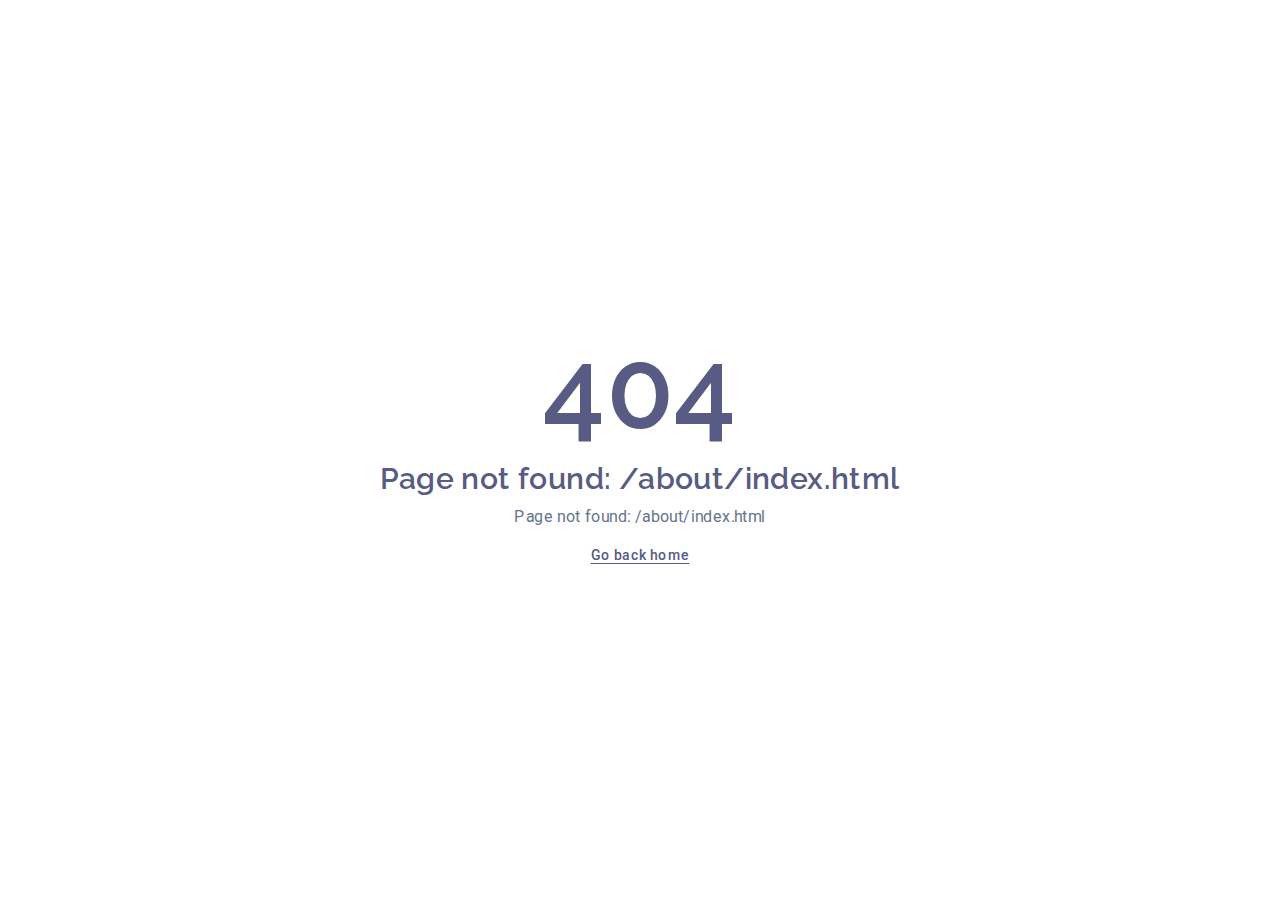
<file: about/index.html>
<!DOCTYPE html><html><head><meta charset="utf-8"><meta name="viewport" content="width=device-width, initial-scale=1"><link rel="stylesheet" href="/_nuxt/entry.DkBGIdbI.css" crossorigin><link rel="modulepreload" as="script" crossorigin href="/_nuxt/BQe3BPvw.js"><script type="module" src="/_nuxt/BQe3BPvw.js" crossorigin></script></head><body><div id="__nuxt" class="isolate"></div><div id="teleports"></div><script type="application/json" data-nuxt-data="nuxt-app" data-ssr="false" id="__NUXT_DATA__">[{"prerenderedAt":1,"serverRendered":2},1768604631651,false]</script><script>window.__NUXT__={};window.__NUXT__.config={public:{i18n:{baseUrl:"",defaultLocale:"ru",rootRedirect:"",redirectStatusCode:302,skipSettingLocaleOnNavigate:false,locales:[{code:"ru",name:"Русский",language:""},{code:"en",name:"English",language:""}],detectBrowserLanguage:{alwaysRedirect:false,cookieCrossOrigin:false,cookieDomain:"",cookieKey:"i18n_redirected",cookieSecure:false,fallbackLocale:"",redirectOn:"root",useCookie:true},experimental:{localeDetector:"",typedPages:true,typedOptionsAndMessages:false,alternateLinkCanonicalQueries:true,devCache:false,cacheLifetime:"",stripMessagesPayload:false,preload:false,strictSeo:false,nitroContextDetection:true,httpCacheDuration:10},domainLocales:{ru:{domain:""},en:{domain:""}}}},app:{baseURL:"/",buildId:"07a99dc8-9840-4906-8755-ebeec2e349bf",buildAssetsDir:"/_nuxt/",cdnURL:""}}</script></body></html>
</file>
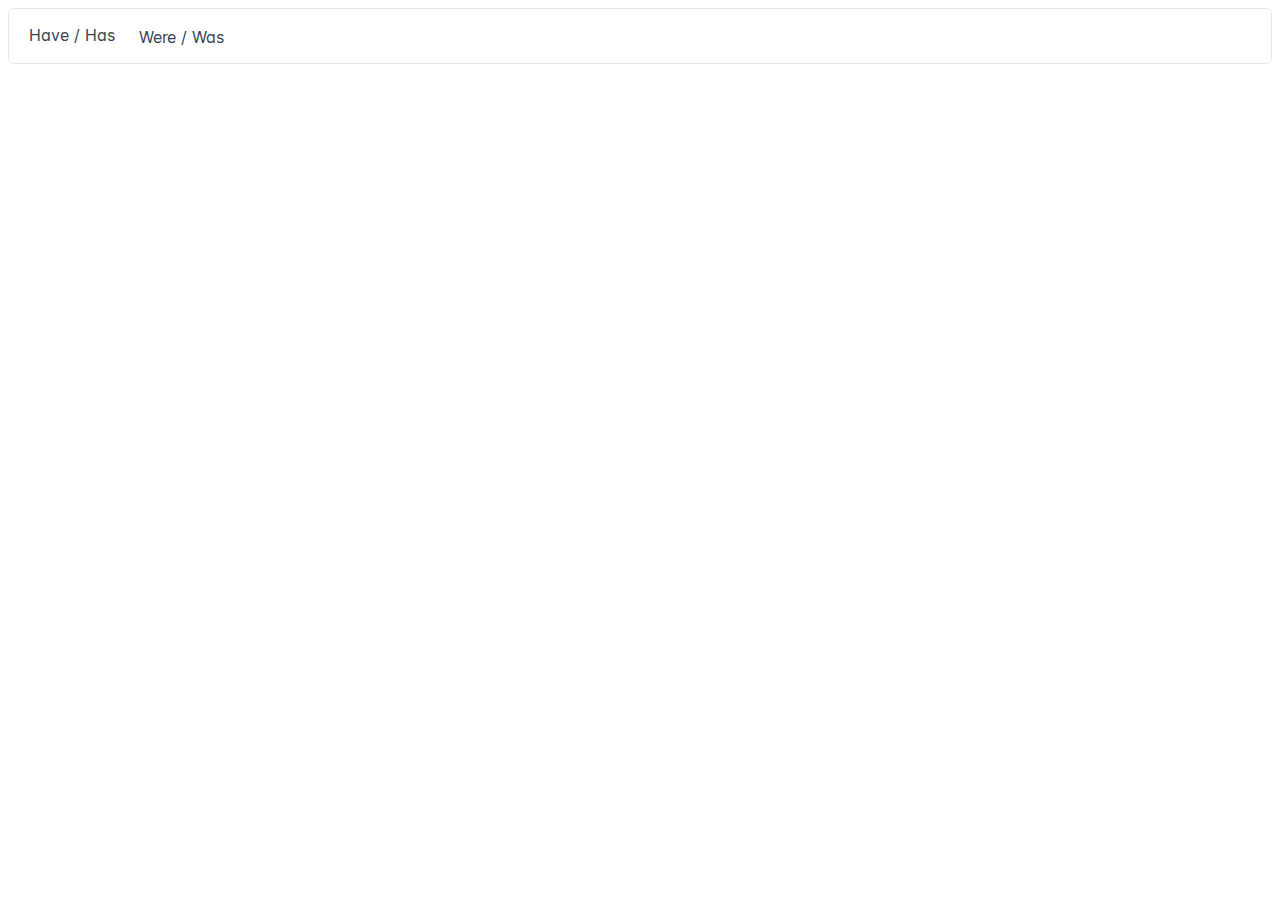
<file: eng/index.html>
<!DOCTYPE html>
<html lang="en">
  <head>
    <meta charset="UTF-8">
    <meta name="viewport" content="width=device-width, initial-scale=1.0">
    <title>Vite App</title>
    <script type="module" crossorigin src="/assets/index-C2G2Jchq.js"></script>
    <link rel="stylesheet" crossorigin href="/assets/index-D1MvJ5W1.css">
  </head>
  <body>
    <div id="app"></div>
  </body>
</html>
</file>
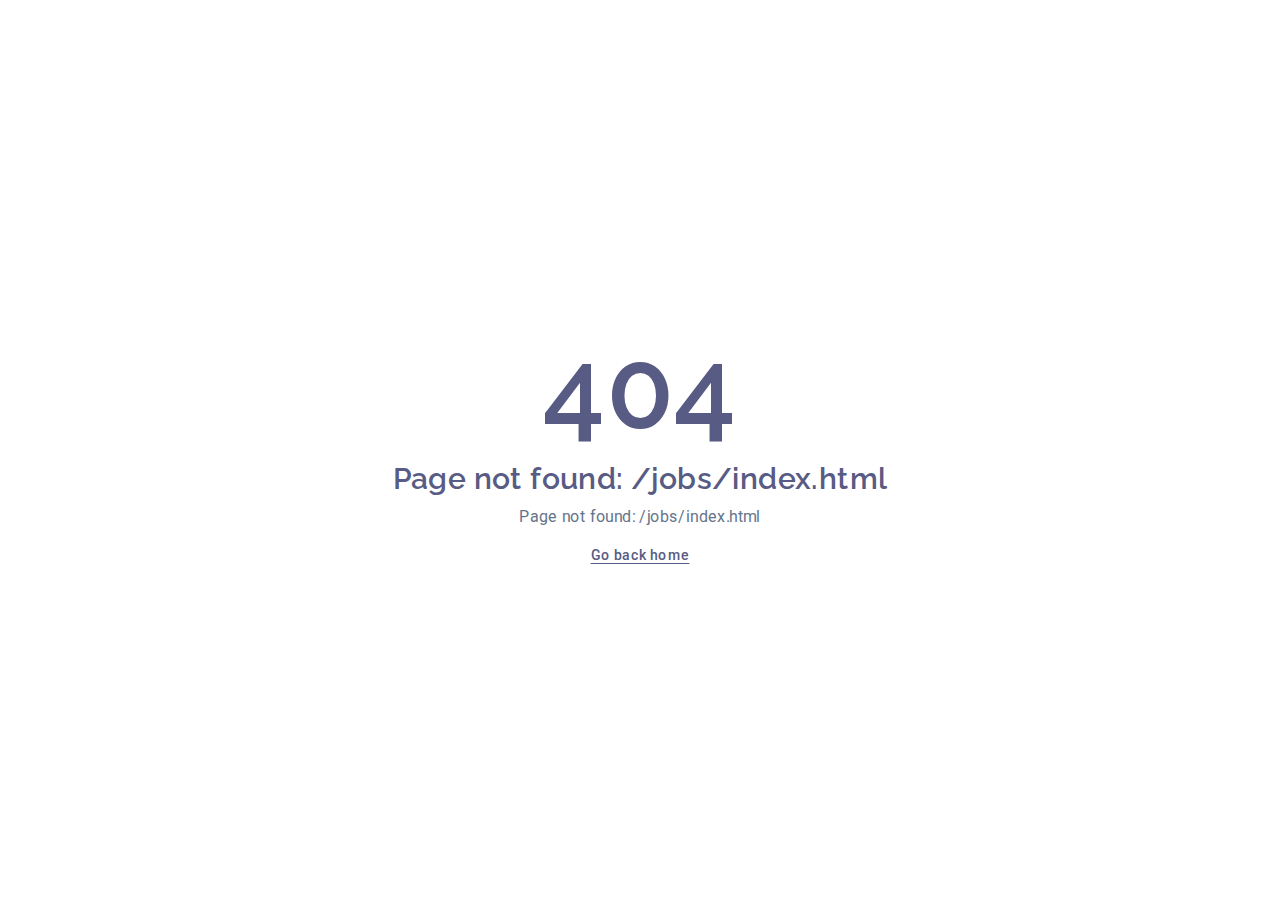
<file: jobs/index.html>
<!DOCTYPE html><html><head><meta charset="utf-8"><meta name="viewport" content="width=device-width, initial-scale=1"><link rel="stylesheet" href="/_nuxt/entry.DkBGIdbI.css" crossorigin><link rel="modulepreload" as="script" crossorigin href="/_nuxt/BQe3BPvw.js"><script type="module" src="/_nuxt/BQe3BPvw.js" crossorigin></script></head><body><div id="__nuxt" class="isolate"></div><div id="teleports"></div><script type="application/json" data-nuxt-data="nuxt-app" data-ssr="false" id="__NUXT_DATA__">[{"prerenderedAt":1,"serverRendered":2},1768604631650,false]</script><script>window.__NUXT__={};window.__NUXT__.config={public:{i18n:{baseUrl:"",defaultLocale:"ru",rootRedirect:"",redirectStatusCode:302,skipSettingLocaleOnNavigate:false,locales:[{code:"ru",name:"Русский",language:""},{code:"en",name:"English",language:""}],detectBrowserLanguage:{alwaysRedirect:false,cookieCrossOrigin:false,cookieDomain:"",cookieKey:"i18n_redirected",cookieSecure:false,fallbackLocale:"",redirectOn:"root",useCookie:true},experimental:{localeDetector:"",typedPages:true,typedOptionsAndMessages:false,alternateLinkCanonicalQueries:true,devCache:false,cacheLifetime:"",stripMessagesPayload:false,preload:false,strictSeo:false,nitroContextDetection:true,httpCacheDuration:10},domainLocales:{ru:{domain:""},en:{domain:""}}}},app:{baseURL:"/",buildId:"07a99dc8-9840-4906-8755-ebeec2e349bf",buildAssetsDir:"/_nuxt/",cdnURL:""}}</script></body></html>
</file>
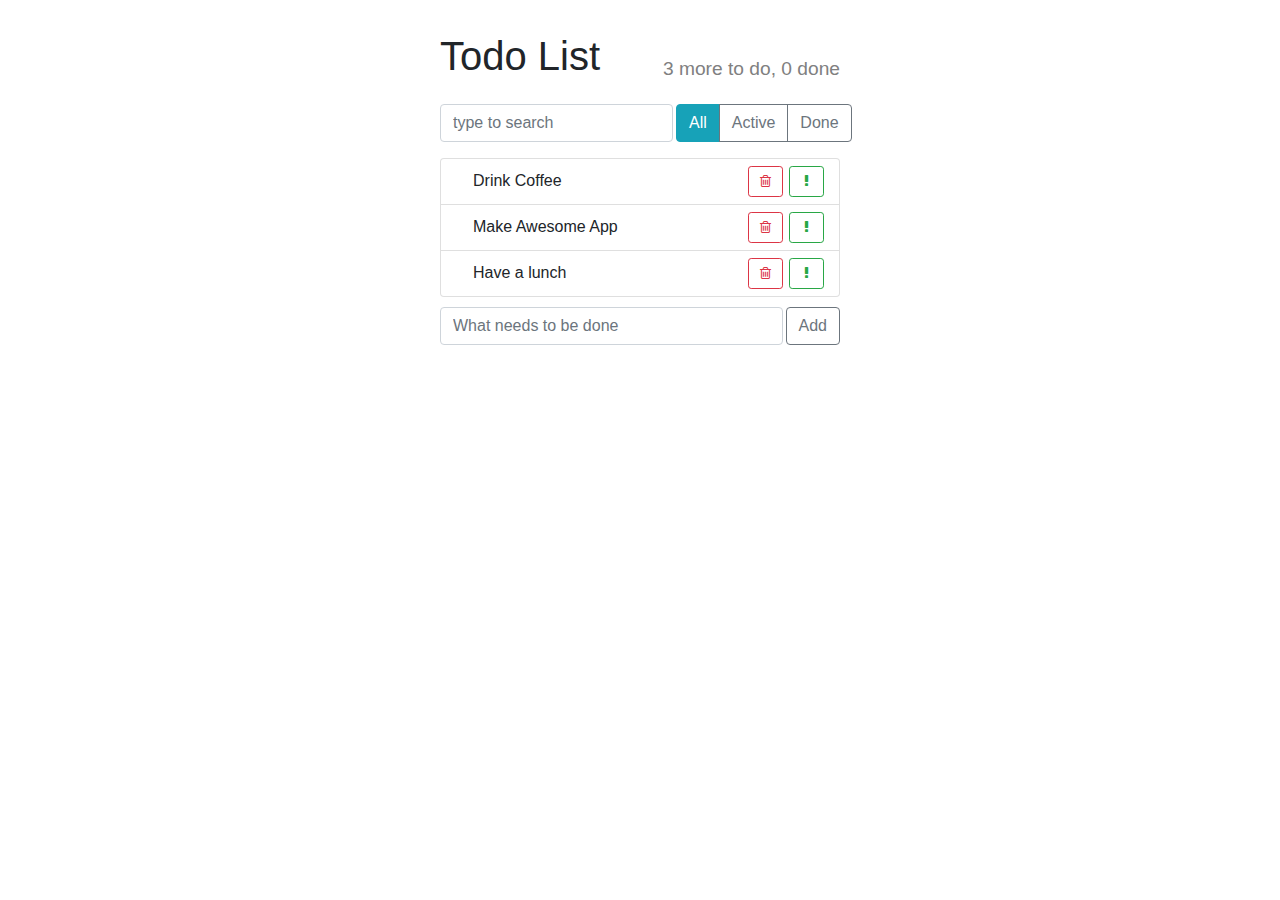
<file: react-todo-demo/index.html>
<!doctype html><html lang="en"><head><meta charset="utf-8"/><meta name="viewport" content="width=device-width,initial-scale=1"/><meta name="description" content="Web site created using create-react-app"/><link rel="stylesheet" href="https://stackpath.bootstrapcdn.com/bootstrap/4.3.1/css/bootstrap.min.css"><link rel="stylesheet" href="https://stackpath.bootstrapcdn.com/font-awesome/4.7.0/css/font-awesome.min.css"><title>Todo App</title><link href="./static/css/main.cfb36ed5.chunk.css" rel="stylesheet"></head><body><noscript>You need to enable JavaScript to run this app.</noscript><div id="root"></div><script>!function(i){function e(e){for(var t,r,n=e[0],o=e[1],u=e[2],l=0,f=[];l<n.length;l++)r=n[l],Object.prototype.hasOwnProperty.call(p,r)&&p[r]&&f.push(p[r][0]),p[r]=0;for(t in o)Object.prototype.hasOwnProperty.call(o,t)&&(i[t]=o[t]);for(s&&s(e);f.length;)f.shift()();return c.push.apply(c,u||[]),a()}function a(){for(var e,t=0;t<c.length;t++){for(var r=c[t],n=!0,o=1;o<r.length;o++){var u=r[o];0!==p[u]&&(n=!1)}n&&(c.splice(t--,1),e=l(l.s=r[0]))}return e}var r={},p={1:0},c=[];function l(e){if(r[e])return r[e].exports;var t=r[e]={i:e,l:!1,exports:{}};return i[e].call(t.exports,t,t.exports,l),t.l=!0,t.exports}l.m=i,l.c=r,l.d=function(e,t,r){l.o(e,t)||Object.defineProperty(e,t,{enumerable:!0,get:r})},l.r=function(e){"undefined"!=typeof Symbol&&Symbol.toStringTag&&Object.defineProperty(e,Symbol.toStringTag,{value:"Module"}),Object.defineProperty(e,"__esModule",{value:!0})},l.t=function(t,e){if(1&e&&(t=l(t)),8&e)return t;if(4&e&&"object"==typeof t&&t&&t.__esModule)return t;var r=Object.create(null);if(l.r(r),Object.defineProperty(r,"default",{enumerable:!0,value:t}),2&e&&"string"!=typeof t)for(var n in t)l.d(r,n,function(e){return t[e]}.bind(null,n));return r},l.n=function(e){var t=e&&e.__esModule?function(){return e.default}:function(){return e};return l.d(t,"a",t),t},l.o=function(e,t){return Object.prototype.hasOwnProperty.call(e,t)},l.p="/";var t=this.webpackJsonptodo=this.webpackJsonptodo||[],n=t.push.bind(t);t.push=e,t=t.slice();for(var o=0;o<t.length;o++)e(t[o]);var s=n;a()}([])</script><script src="/static/js/2.6c964e58.chunk.js"></script><script src="/static/js/main.7264a5e5.chunk.js"></script></body></html>
</file>
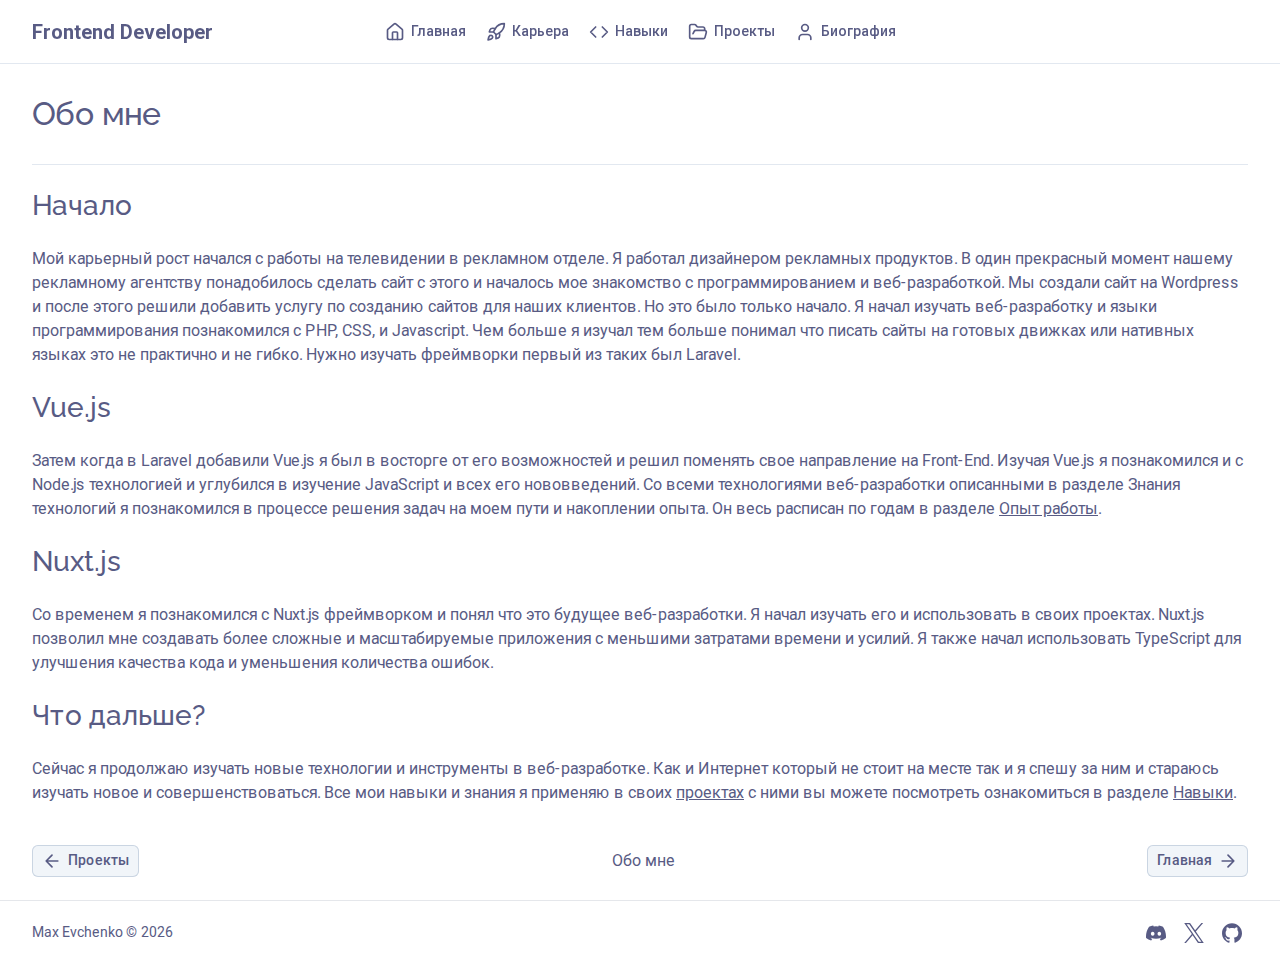
<file: en/about/index.html>
<!DOCTYPE html><html><head><meta charset="utf-8"><meta name="viewport" content="width=device-width, initial-scale=1"><style id="nuxt-ui-colors">@layer theme {
  :root, :host {
  --ui-color-primary-50: var(--color-green-50, oklch(98.2% 0.018 155.826));
  --ui-color-primary-100: var(--color-green-100, oklch(96.2% 0.044 156.743));
  --ui-color-primary-200: var(--color-green-200, oklch(92.5% 0.084 155.995));
  --ui-color-primary-300: var(--color-green-300, oklch(87.1% 0.15 154.449));
  --ui-color-primary-400: var(--color-green-400, oklch(79.2% 0.209 151.711));
  --ui-color-primary-500: var(--color-green-500, oklch(72.3% 0.219 149.579));
  --ui-color-primary-600: var(--color-green-600, oklch(62.7% 0.194 149.214));
  --ui-color-primary-700: var(--color-green-700, oklch(52.7% 0.154 150.069));
  --ui-color-primary-800: var(--color-green-800, oklch(44.8% 0.119 151.328));
  --ui-color-primary-900: var(--color-green-900, oklch(39.3% 0.095 152.535));
  --ui-color-primary-950: var(--color-green-950, oklch(26.6% 0.065 152.934));
  --ui-color-secondary-50: var(--color-blue-50, oklch(97% 0.014 254.604));
  --ui-color-secondary-100: var(--color-blue-100, oklch(93.2% 0.032 255.585));
  --ui-color-secondary-200: var(--color-blue-200, oklch(88.2% 0.059 254.128));
  --ui-color-secondary-300: var(--color-blue-300, oklch(80.9% 0.105 251.813));
  --ui-color-secondary-400: var(--color-blue-400, oklch(70.7% 0.165 254.624));
  --ui-color-secondary-500: var(--color-blue-500, oklch(62.3% 0.214 259.815));
  --ui-color-secondary-600: var(--color-blue-600, oklch(54.6% 0.245 262.881));
  --ui-color-secondary-700: var(--color-blue-700, oklch(48.8% 0.243 264.376));
  --ui-color-secondary-800: var(--color-blue-800, oklch(42.4% 0.199 265.638));
  --ui-color-secondary-900: var(--color-blue-900, oklch(37.9% 0.146 265.522));
  --ui-color-secondary-950: var(--color-blue-950, oklch(28.2% 0.091 267.935));
  --ui-color-success-50: var(--color-green-50, oklch(98.2% 0.018 155.826));
  --ui-color-success-100: var(--color-green-100, oklch(96.2% 0.044 156.743));
  --ui-color-success-200: var(--color-green-200, oklch(92.5% 0.084 155.995));
  --ui-color-success-300: var(--color-green-300, oklch(87.1% 0.15 154.449));
  --ui-color-success-400: var(--color-green-400, oklch(79.2% 0.209 151.711));
  --ui-color-success-500: var(--color-green-500, oklch(72.3% 0.219 149.579));
  --ui-color-success-600: var(--color-green-600, oklch(62.7% 0.194 149.214));
  --ui-color-success-700: var(--color-green-700, oklch(52.7% 0.154 150.069));
  --ui-color-success-800: var(--color-green-800, oklch(44.8% 0.119 151.328));
  --ui-color-success-900: var(--color-green-900, oklch(39.3% 0.095 152.535));
  --ui-color-success-950: var(--color-green-950, oklch(26.6% 0.065 152.934));
  --ui-color-info-50: var(--color-blue-50, oklch(97% 0.014 254.604));
  --ui-color-info-100: var(--color-blue-100, oklch(93.2% 0.032 255.585));
  --ui-color-info-200: var(--color-blue-200, oklch(88.2% 0.059 254.128));
  --ui-color-info-300: var(--color-blue-300, oklch(80.9% 0.105 251.813));
  --ui-color-info-400: var(--color-blue-400, oklch(70.7% 0.165 254.624));
  --ui-color-info-500: var(--color-blue-500, oklch(62.3% 0.214 259.815));
  --ui-color-info-600: var(--color-blue-600, oklch(54.6% 0.245 262.881));
  --ui-color-info-700: var(--color-blue-700, oklch(48.8% 0.243 264.376));
  --ui-color-info-800: var(--color-blue-800, oklch(42.4% 0.199 265.638));
  --ui-color-info-900: var(--color-blue-900, oklch(37.9% 0.146 265.522));
  --ui-color-info-950: var(--color-blue-950, oklch(28.2% 0.091 267.935));
  --ui-color-warning-50: var(--color-yellow-50, oklch(98.7% 0.026 102.212));
  --ui-color-warning-100: var(--color-yellow-100, oklch(97.3% 0.071 103.193));
  --ui-color-warning-200: var(--color-yellow-200, oklch(94.5% 0.129 101.54));
  --ui-color-warning-300: var(--color-yellow-300, oklch(90.5% 0.182 98.111));
  --ui-color-warning-400: var(--color-yellow-400, oklch(85.2% 0.199 91.936));
  --ui-color-warning-500: var(--color-yellow-500, oklch(79.5% 0.184 86.047));
  --ui-color-warning-600: var(--color-yellow-600, oklch(68.1% 0.162 75.834));
  --ui-color-warning-700: var(--color-yellow-700, oklch(55.4% 0.135 66.442));
  --ui-color-warning-800: var(--color-yellow-800, oklch(47.6% 0.114 61.907));
  --ui-color-warning-900: var(--color-yellow-900, oklch(42.1% 0.095 57.708));
  --ui-color-warning-950: var(--color-yellow-950, oklch(28.6% 0.066 53.813));
  --ui-color-error-50: var(--color-red-50, oklch(97.1% 0.013 17.38));
  --ui-color-error-100: var(--color-red-100, oklch(93.6% 0.032 17.717));
  --ui-color-error-200: var(--color-red-200, oklch(88.5% 0.062 18.334));
  --ui-color-error-300: var(--color-red-300, oklch(80.8% 0.114 19.571));
  --ui-color-error-400: var(--color-red-400, oklch(70.4% 0.191 22.216));
  --ui-color-error-500: var(--color-red-500, oklch(63.7% 0.237 25.331));
  --ui-color-error-600: var(--color-red-600, oklch(57.7% 0.245 27.325));
  --ui-color-error-700: var(--color-red-700, oklch(50.5% 0.213 27.518));
  --ui-color-error-800: var(--color-red-800, oklch(44.4% 0.177 26.899));
  --ui-color-error-900: var(--color-red-900, oklch(39.6% 0.141 25.723));
  --ui-color-error-950: var(--color-red-950, oklch(25.8% 0.092 26.042));
  --ui-color-neutral-50: var(--color-slate-50, oklch(98.4% 0.003 247.858));
  --ui-color-neutral-100: var(--color-slate-100, oklch(96.8% 0.007 247.896));
  --ui-color-neutral-200: var(--color-slate-200, oklch(92.9% 0.013 255.508));
  --ui-color-neutral-300: var(--color-slate-300, oklch(86.9% 0.022 252.894));
  --ui-color-neutral-400: var(--color-slate-400, oklch(70.4% 0.04 256.788));
  --ui-color-neutral-500: var(--color-slate-500, oklch(55.4% 0.046 257.417));
  --ui-color-neutral-600: var(--color-slate-600, oklch(44.6% 0.043 257.281));
  --ui-color-neutral-700: var(--color-slate-700, oklch(37.2% 0.044 257.287));
  --ui-color-neutral-800: var(--color-slate-800, oklch(27.9% 0.041 260.031));
  --ui-color-neutral-900: var(--color-slate-900, oklch(20.8% 0.042 265.755));
  --ui-color-neutral-950: var(--color-slate-950, oklch(12.9% 0.042 264.695));
  }
  :root, :host, .light {
  --ui-primary: var(--ui-color-primary-500);
  --ui-secondary: var(--ui-color-secondary-500);
  --ui-success: var(--ui-color-success-500);
  --ui-info: var(--ui-color-info-500);
  --ui-warning: var(--ui-color-warning-500);
  --ui-error: var(--ui-color-error-500);
  }
  .dark {
  --ui-primary: var(--ui-color-primary-400);
  --ui-secondary: var(--ui-color-secondary-400);
  --ui-success: var(--ui-color-success-400);
  --ui-info: var(--ui-color-info-400);
  --ui-warning: var(--ui-color-warning-400);
  --ui-error: var(--ui-color-error-400);
  }
}</style><link rel="stylesheet" href="/_nuxt/entry.DkBGIdbI.css" crossorigin><style>@layer components {:where(.i-lucide\:arrow-left){display:inline-block;width:1em;height:1em;background-color:currentColor;-webkit-mask-image:var(--svg);mask-image:var(--svg);-webkit-mask-repeat:no-repeat;mask-repeat:no-repeat;-webkit-mask-size:100% 100%;mask-size:100% 100%;--svg:url("data:image/svg+xml,%3Csvg xmlns='http://www.w3.org/2000/svg' viewBox='0 0 24 24' width='24' height='24'%3E%3Cpath fill='none' stroke='black' stroke-linecap='round' stroke-linejoin='round' stroke-width='2' d='m12 19l-7-7l7-7m7 7H5'/%3E%3C/svg%3E")}:where(.i-lucide\:arrow-right){display:inline-block;width:1em;height:1em;background-color:currentColor;-webkit-mask-image:var(--svg);mask-image:var(--svg);-webkit-mask-repeat:no-repeat;mask-repeat:no-repeat;-webkit-mask-size:100% 100%;mask-size:100% 100%;--svg:url("data:image/svg+xml,%3Csvg xmlns='http://www.w3.org/2000/svg' viewBox='0 0 24 24' width='24' height='24'%3E%3Cpath fill='none' stroke='black' stroke-linecap='round' stroke-linejoin='round' stroke-width='2' d='M5 12h14m-7-7l7 7l-7 7'/%3E%3C/svg%3E")}:where(.i-lucide\:code){display:inline-block;width:1em;height:1em;background-color:currentColor;-webkit-mask-image:var(--svg);mask-image:var(--svg);-webkit-mask-repeat:no-repeat;mask-repeat:no-repeat;-webkit-mask-size:100% 100%;mask-size:100% 100%;--svg:url("data:image/svg+xml,%3Csvg xmlns='http://www.w3.org/2000/svg' viewBox='0 0 24 24' width='24' height='24'%3E%3Cpath fill='none' stroke='black' stroke-linecap='round' stroke-linejoin='round' stroke-width='2' d='m16 18l6-6l-6-6M8 6l-6 6l6 6'/%3E%3C/svg%3E")}:where(.i-lucide\:folder-open){display:inline-block;width:1em;height:1em;background-color:currentColor;-webkit-mask-image:var(--svg);mask-image:var(--svg);-webkit-mask-repeat:no-repeat;mask-repeat:no-repeat;-webkit-mask-size:100% 100%;mask-size:100% 100%;--svg:url("data:image/svg+xml,%3Csvg xmlns='http://www.w3.org/2000/svg' viewBox='0 0 24 24' width='24' height='24'%3E%3Cpath fill='none' stroke='black' stroke-linecap='round' stroke-linejoin='round' stroke-width='2' d='m6 14l1.5-2.9A2 2 0 0 1 9.24 10H20a2 2 0 0 1 1.94 2.5l-1.54 6a2 2 0 0 1-1.95 1.5H4a2 2 0 0 1-2-2V5a2 2 0 0 1 2-2h3.9a2 2 0 0 1 1.69.9l.81 1.2a2 2 0 0 0 1.67.9H18a2 2 0 0 1 2 2v2'/%3E%3C/svg%3E")}:where(.i-lucide\:home){display:inline-block;width:1em;height:1em;background-color:currentColor;-webkit-mask-image:var(--svg);mask-image:var(--svg);-webkit-mask-repeat:no-repeat;mask-repeat:no-repeat;-webkit-mask-size:100% 100%;mask-size:100% 100%;--svg:url("data:image/svg+xml,%3Csvg xmlns='http://www.w3.org/2000/svg' viewBox='0 0 24 24' width='24' height='24'%3E%3Cg fill='none' stroke='black' stroke-linecap='round' stroke-linejoin='round' stroke-width='2'%3E%3Cpath d='M15 21v-8a1 1 0 0 0-1-1h-4a1 1 0 0 0-1 1v8'/%3E%3Cpath d='M3 10a2 2 0 0 1 .709-1.528l7-6a2 2 0 0 1 2.582 0l7 6A2 2 0 0 1 21 10v9a2 2 0 0 1-2 2H5a2 2 0 0 1-2-2z'/%3E%3C/g%3E%3C/svg%3E")}:where(.i-lucide\:menu){display:inline-block;width:1em;height:1em;background-color:currentColor;-webkit-mask-image:var(--svg);mask-image:var(--svg);-webkit-mask-repeat:no-repeat;mask-repeat:no-repeat;-webkit-mask-size:100% 100%;mask-size:100% 100%;--svg:url("data:image/svg+xml,%3Csvg xmlns='http://www.w3.org/2000/svg' viewBox='0 0 24 24' width='24' height='24'%3E%3Cpath fill='none' stroke='black' stroke-linecap='round' stroke-linejoin='round' stroke-width='2' d='M4 5h16M4 12h16M4 19h16'/%3E%3C/svg%3E")}:where(.i-lucide\:rocket){display:inline-block;width:1em;height:1em;background-color:currentColor;-webkit-mask-image:var(--svg);mask-image:var(--svg);-webkit-mask-repeat:no-repeat;mask-repeat:no-repeat;-webkit-mask-size:100% 100%;mask-size:100% 100%;--svg:url("data:image/svg+xml,%3Csvg xmlns='http://www.w3.org/2000/svg' viewBox='0 0 24 24' width='24' height='24'%3E%3Cg fill='none' stroke='black' stroke-linecap='round' stroke-linejoin='round' stroke-width='2'%3E%3Cpath d='M4.5 16.5c-1.5 1.26-2 5-2 5s3.74-.5 5-2c.71-.84.7-2.13-.09-2.91a2.18 2.18 0 0 0-2.91-.09M12 15l-3-3a22 22 0 0 1 2-3.95A12.88 12.88 0 0 1 22 2c0 2.72-.78 7.5-6 11a22.4 22.4 0 0 1-4 2'/%3E%3Cpath d='M9 12H4s.55-3.03 2-4c1.62-1.08 5 0 5 0m1 7v5s3.03-.55 4-2c1.08-1.62 0-5 0-5'/%3E%3C/g%3E%3C/svg%3E")}:where(.i-lucide\:user){display:inline-block;width:1em;height:1em;background-color:currentColor;-webkit-mask-image:var(--svg);mask-image:var(--svg);-webkit-mask-repeat:no-repeat;mask-repeat:no-repeat;-webkit-mask-size:100% 100%;mask-size:100% 100%;--svg:url("data:image/svg+xml,%3Csvg xmlns='http://www.w3.org/2000/svg' viewBox='0 0 24 24' width='24' height='24'%3E%3Cg fill='none' stroke='black' stroke-linecap='round' stroke-linejoin='round' stroke-width='2'%3E%3Cpath d='M19 21v-2a4 4 0 0 0-4-4H9a4 4 0 0 0-4 4v2'/%3E%3Ccircle cx='12' cy='7' r='4'/%3E%3C/g%3E%3C/svg%3E")}:where(.i-simple-icons\:discord){display:inline-block;width:1em;height:1em;background-color:currentColor;-webkit-mask-image:var(--svg);mask-image:var(--svg);-webkit-mask-repeat:no-repeat;mask-repeat:no-repeat;-webkit-mask-size:100% 100%;mask-size:100% 100%;--svg:url("data:image/svg+xml,%3Csvg xmlns='http://www.w3.org/2000/svg' viewBox='0 0 24 24' width='24' height='24'%3E%3Cpath fill='black' d='M20.317 4.37a19.8 19.8 0 0 0-4.885-1.515a.074.074 0 0 0-.079.037c-.21.375-.444.864-.608 1.25a18.3 18.3 0 0 0-5.487 0a13 13 0 0 0-.617-1.25a.08.08 0 0 0-.079-.037A19.7 19.7 0 0 0 3.677 4.37a.1.1 0 0 0-.032.027C.533 9.046-.32 13.58.099 18.057a.08.08 0 0 0 .031.057a19.9 19.9 0 0 0 5.993 3.03a.08.08 0 0 0 .084-.028a14 14 0 0 0 1.226-1.994a.076.076 0 0 0-.041-.106a13 13 0 0 1-1.872-.892a.077.077 0 0 1-.008-.128a10 10 0 0 0 .372-.292a.07.07 0 0 1 .077-.01c3.928 1.793 8.18 1.793 12.062 0a.07.07 0 0 1 .078.01q.181.149.373.292a.077.077 0 0 1-.006.127a12.3 12.3 0 0 1-1.873.892a.077.077 0 0 0-.041.107c.36.698.772 1.362 1.225 1.993a.08.08 0 0 0 .084.028a19.8 19.8 0 0 0 6.002-3.03a.08.08 0 0 0 .032-.054c.5-5.177-.838-9.674-3.549-13.66a.06.06 0 0 0-.031-.03M8.02 15.33c-1.182 0-2.157-1.085-2.157-2.419c0-1.333.956-2.419 2.157-2.419c1.21 0 2.176 1.096 2.157 2.42c0 1.333-.956 2.418-2.157 2.418m7.975 0c-1.183 0-2.157-1.085-2.157-2.419c0-1.333.955-2.419 2.157-2.419c1.21 0 2.176 1.096 2.157 2.42c0 1.333-.946 2.418-2.157 2.418'/%3E%3C/svg%3E")}:where(.i-simple-icons\:github){display:inline-block;width:1em;height:1em;background-color:currentColor;-webkit-mask-image:var(--svg);mask-image:var(--svg);-webkit-mask-repeat:no-repeat;mask-repeat:no-repeat;-webkit-mask-size:100% 100%;mask-size:100% 100%;--svg:url("data:image/svg+xml,%3Csvg xmlns='http://www.w3.org/2000/svg' viewBox='0 0 24 24' width='24' height='24'%3E%3Cpath fill='black' d='M12 .297c-6.63 0-12 5.373-12 12c0 5.303 3.438 9.8 8.205 11.385c.6.113.82-.258.82-.577c0-.285-.01-1.04-.015-2.04c-3.338.724-4.042-1.61-4.042-1.61C4.422 18.07 3.633 17.7 3.633 17.7c-1.087-.744.084-.729.084-.729c1.205.084 1.838 1.236 1.838 1.236c1.07 1.835 2.809 1.305 3.495.998c.108-.776.417-1.305.76-1.605c-2.665-.3-5.466-1.332-5.466-5.93c0-1.31.465-2.38 1.235-3.22c-.135-.303-.54-1.523.105-3.176c0 0 1.005-.322 3.3 1.23c.96-.267 1.98-.399 3-.405c1.02.006 2.04.138 3 .405c2.28-1.552 3.285-1.23 3.285-1.23c.645 1.653.24 2.873.12 3.176c.765.84 1.23 1.91 1.23 3.22c0 4.61-2.805 5.625-5.475 5.92c.42.36.81 1.096.81 2.22c0 1.606-.015 2.896-.015 3.286c0 .315.21.69.825.57C20.565 22.092 24 17.592 24 12.297c0-6.627-5.373-12-12-12'/%3E%3C/svg%3E")}:where(.i-simple-icons\:x){display:inline-block;width:1em;height:1em;background-color:currentColor;-webkit-mask-image:var(--svg);mask-image:var(--svg);-webkit-mask-repeat:no-repeat;mask-repeat:no-repeat;-webkit-mask-size:100% 100%;mask-size:100% 100%;--svg:url("data:image/svg+xml,%3Csvg xmlns='http://www.w3.org/2000/svg' viewBox='0 0 24 24' width='24' height='24'%3E%3Cpath fill='black' d='M14.234 10.162L22.977 0h-2.072l-7.591 8.824L7.251 0H.258l9.168 13.343L.258 24H2.33l8.016-9.318L16.749 24h6.993zm-2.837 3.299l-.929-1.329L3.076 1.56h3.182l5.965 8.532l.929 1.329l7.754 11.09h-3.182z'/%3E%3C/svg%3E")}}</style><link rel="preload" as="fetch" crossorigin="anonymous" href="/en/about/_payload.json?84885f0a-9cb8-4ea3-8560-3433ec0f7292"><link rel="modulepreload" as="script" crossorigin href="/_nuxt/Cz9dE_al.js"><link rel="modulepreload" as="script" crossorigin href="/_nuxt/CDSEyDCH.js"><link rel="modulepreload" as="script" crossorigin href="/_nuxt/Do8v2JNg.js"><link rel="modulepreload" as="script" crossorigin href="/_nuxt/DXQjkvIY.js"><link rel="modulepreload" as="script" crossorigin href="/_nuxt/w3JwRkNX.js"><link rel="modulepreload" as="script" crossorigin href="/_nuxt/wV255tUV.js"><link rel="modulepreload" as="script" crossorigin href="/_nuxt/B7GWy1a2.js"><link rel="modulepreload" as="script" crossorigin href="/_nuxt/B4eZ9FgW.js"><link rel="modulepreload" as="script" crossorigin href="/_nuxt/BCTikFss.js"><link rel="modulepreload" as="script" crossorigin href="/_nuxt/DOoD67fW.js"><link rel="preload" as="fetch" fetchpriority="low" crossorigin="anonymous" href="/_nuxt/builds/meta/84885f0a-9cb8-4ea3-8560-3433ec0f7292.json"><script type="module" src="/_nuxt/Cz9dE_al.js" crossorigin></script></head><body><div id="__nuxt" class="isolate"><!--[--><!--[--><!----><!----><!----><header data-slot="root" class="bg-default/75 backdrop-blur border-b border-default h-(--ui-header-height) sticky top-0 z-50"><!--[--><!--]--><div class="w-full max-w-(--ui-container) mx-auto px-4 sm:px-6 lg:px-8 flex items-center justify-between gap-3 h-full" data-slot="container"><!--[--><div data-slot="left" class="lg:flex-1 flex items-center gap-1.5"><!--[--><!--[--><!--[--><button type="button" aria-label="Open menu" data-slot="base" class="rounded-md font-medium inline-flex items-center disabled:cursor-not-allowed aria-disabled:cursor-not-allowed disabled:opacity-75 aria-disabled:opacity-75 transition-colors text-sm gap-1.5 text-default hover:bg-elevated active:bg-elevated focus:outline-none focus-visible:bg-elevated hover:disabled:bg-transparent dark:hover:disabled:bg-transparent hover:aria-disabled:bg-transparent dark:hover:aria-disabled:bg-transparent p-1.5 lg:hidden -ms-1.5"><!--[--><!--[--><span class="iconify i-lucide:menu shrink-0 size-5" aria-hidden="true" style="" data-slot="leadingIcon"></span><!--]--><!--[--><!----><!--]--><!--[--><!----><!--]--><!--]--></button><!--]--><!--]--><!--]--><!--[--><a href="/" aria-label="Frontend Developer" data-slot="title" class="focus-visible:outline-primary hover:text-default transition-colors shrink-0 font-bold text-xl text-highlighted flex items-end gap-1.5"><!--[--><!--[--><!--[-->Frontend Developer<!--]--><!--]--><!--]--></a><!--]--></div><div data-slot="center" class="hidden lg:flex"><!--[--><!--[--><!----><!----><nav data-collapsed="false" data-slot="root" class="relative flex gap-1.5 [&amp;&gt;div]:min-w-0 items-center justify-between" aria-label="Main" data-orientation="horizontal" dir="ltr" data-reka-navigation-menu><!--[--><!--[--><!--]--><!--[--><!--[--><div style="position:relative;"><ul data-slot="list" class="isolate min-w-0 flex items-center" data-orientation="horizontal"><!--[--><!--[--><li data-menu-item data-slot="item" class="min-w-0 py-2"><!--[--><!--[--><a href="/" data-reka-collection-item data-slot="link" class="group relative w-full flex items-center gap-1.5 font-medium text-sm before:absolute before:z-[-1] before:rounded-md focus:outline-none focus-visible:outline-none dark:focus-visible:outline-none focus-visible:before:ring-inset focus-visible:before:ring-2 focus-visible:before:ring-primary px-2.5 py-1.5 before:inset-x-px before:inset-y-0 text-muted hover:text-highlighted hover:before:bg-elevated/50 transition-colors before:transition-colors data-[state=open]:text-highlighted data-[state=open]:before:bg-elevated/50"><!--[--><!--[--><!--[--><span class="iconify i-lucide:home shrink-0 size-5 text-dimmed group-hover:text-default transition-colors group-data-[state=open]:text-default" aria-hidden="true" style="" data-slot="linkLeadingIcon"></span><!--]--><span data-slot="linkLabel" class="truncate"><!--[-->Главная<!--]--><!----></span><!----><!--]--><!--]--></a><!----><!--]--><!----><!--]--></li><li data-menu-item data-slot="item" class="min-w-0 py-2"><!--[--><!--[--><a href="/jobs" data-reka-collection-item data-slot="link" class="group relative w-full flex items-center gap-1.5 font-medium text-sm before:absolute before:z-[-1] before:rounded-md focus:outline-none focus-visible:outline-none dark:focus-visible:outline-none focus-visible:before:ring-inset focus-visible:before:ring-2 focus-visible:before:ring-primary px-2.5 py-1.5 before:inset-x-px before:inset-y-0 text-muted hover:text-highlighted hover:before:bg-elevated/50 transition-colors before:transition-colors data-[state=open]:text-highlighted data-[state=open]:before:bg-elevated/50"><!--[--><!--[--><!--[--><span class="iconify i-lucide:rocket shrink-0 size-5 text-dimmed group-hover:text-default transition-colors group-data-[state=open]:text-default" aria-hidden="true" style="" data-slot="linkLeadingIcon"></span><!--]--><span data-slot="linkLabel" class="truncate"><!--[-->Карьера<!--]--><!----></span><!----><!--]--><!--]--></a><!----><!--]--><!----><!--]--></li><li data-menu-item data-slot="item" class="min-w-0 py-2"><!--[--><!--[--><a href="/skills" data-reka-collection-item data-slot="link" class="group relative w-full flex items-center gap-1.5 font-medium text-sm before:absolute before:z-[-1] before:rounded-md focus:outline-none focus-visible:outline-none dark:focus-visible:outline-none focus-visible:before:ring-inset focus-visible:before:ring-2 focus-visible:before:ring-primary px-2.5 py-1.5 before:inset-x-px before:inset-y-0 text-muted hover:text-highlighted hover:before:bg-elevated/50 transition-colors before:transition-colors data-[state=open]:text-highlighted data-[state=open]:before:bg-elevated/50"><!--[--><!--[--><!--[--><span class="iconify i-lucide:code shrink-0 size-5 text-dimmed group-hover:text-default transition-colors group-data-[state=open]:text-default" aria-hidden="true" style="" data-slot="linkLeadingIcon"></span><!--]--><span data-slot="linkLabel" class="truncate"><!--[-->Навыки<!--]--><!----></span><!----><!--]--><!--]--></a><!----><!--]--><!----><!--]--></li><li data-menu-item data-slot="item" class="min-w-0 py-2"><!--[--><!--[--><a href="/projects" data-reka-collection-item data-slot="link" class="group relative w-full flex items-center gap-1.5 font-medium text-sm before:absolute before:z-[-1] before:rounded-md focus:outline-none focus-visible:outline-none dark:focus-visible:outline-none focus-visible:before:ring-inset focus-visible:before:ring-2 focus-visible:before:ring-primary px-2.5 py-1.5 before:inset-x-px before:inset-y-0 text-muted hover:text-highlighted hover:before:bg-elevated/50 transition-colors before:transition-colors data-[state=open]:text-highlighted data-[state=open]:before:bg-elevated/50"><!--[--><!--[--><!--[--><span class="iconify i-lucide:folder-open shrink-0 size-5 text-dimmed group-hover:text-default transition-colors group-data-[state=open]:text-default" aria-hidden="true" style="" data-slot="linkLeadingIcon"></span><!--]--><span data-slot="linkLabel" class="truncate"><!--[-->Проекты<!--]--><!----></span><!----><!--]--><!--]--></a><!----><!--]--><!----><!--]--></li><li data-menu-item data-slot="item" class="min-w-0 py-2"><!--[--><!--[--><a href="/about" data-reka-collection-item data-slot="link" class="group relative w-full flex items-center gap-1.5 font-medium text-sm before:absolute before:z-[-1] before:rounded-md focus:outline-none focus-visible:outline-none dark:focus-visible:outline-none focus-visible:before:ring-inset focus-visible:before:ring-2 focus-visible:before:ring-primary px-2.5 py-1.5 before:inset-x-px before:inset-y-0 text-muted hover:text-highlighted hover:before:bg-elevated/50 transition-colors before:transition-colors data-[state=open]:text-highlighted data-[state=open]:before:bg-elevated/50"><!--[--><!--[--><!--[--><span class="iconify i-lucide:user shrink-0 size-5 text-dimmed group-hover:text-default transition-colors group-data-[state=open]:text-default" aria-hidden="true" style="" data-slot="linkLeadingIcon"></span><!--]--><span data-slot="linkLabel" class="truncate"><!--[-->Биография<!--]--><!----></span><!----><!--]--><!--]--></a><!----><!--]--><!----><!--]--></li><!--]--><!--]--></ul></div><!----><!--]--><!--]--><!--[--><!--]--><div data-slot="viewportWrapper" class="absolute top-full left-0 flex w-full justify-center"><!----><!----></div><!--]--></nav><!--]--><!--]--></div><div data-slot="right" class="flex items-center justify-end lg:flex-1 gap-1.5"><!--[--><!--]--><!----></div><!--]--></div><!--[--><!--]--></header><!--[--><!----><!----><!--v-if--><!--]--><!--]--><div class="min-h-[calc(100vh-var(--ui-header-height))]"><!--[--><div class="w-full max-w-(--ui-container) mx-auto px-4 sm:px-6 lg:px-8"><!--[--><div data-slot="root" class="relative border-b border-default py-8"><!----><div data-slot="container" class=""><div data-slot="wrapper" class="flex flex-col lg:flex-row lg:items-center lg:justify-between gap-4"><h1 data-slot="title" class="text-3xl sm:text-4xl text-pretty font-bold text-highlighted"><!--[-->Обо мне<!--]--></h1><!----></div><!----><!--[--><!--]--></div></div><h2 class="my-5">Начало</h2><p> Мой карьерный рост начался с работы на телевидении в рекламном отделе. Я работал дизайнером рекламных продуктов. В один прекрасный момент нашему рекламному агентству понадобилось сделать сайт с этого и началось мое знакомство с программированием и веб-разработкой. Мы создали сайт на Wordpress и после этого решили добавить услугу по созданию сайтов для наших клиентов. Но это было только начало. Я начал изучать веб-разработку и языки программирования познакомился с PHP, CSS, и Javascript. Чем больше я изучал тем больше понимал что писать сайты на готовых движках или нативных языках это не практично и не гибко. Нужно изучать фреймворки первый из таких был Laravel. </p><h2 class="my-5">Vue.js</h2><p> Затем когда в Laravel добавили Vue.js я был в восторге от его возможностей и решил поменять свое направление на Front-End. Изучая Vue.js я познакомился и с Node.js технологией и углубился в изучение JavaScript и всех его нововведений. Со всеми технологиями веб-разработки описанными в разделе Знания технологий я познакомился в процессе решения задач на моем пути и накоплении опыта. Он весь расписан по годам в разделе <a href="/jobs" class="underline">Опыт работы</a>. </p><h2 class="my-5">Nuxt.js</h2><p> Со временем я познакомился с Nuxt.js фреймворком и понял что это будущее веб-разработки. Я начал изучать его и использовать в своих проектах. Nuxt.js позволил мне создавать более сложные и масштабируемые приложения с меньшими затратами времени и усилий. Я также начал использовать TypeScript для улучшения качества кода и уменьшения количества ошибок. </p><h2 class="my-5">Что дальше?</h2><p> Сейчас я продолжаю изучать новые технологии и инструменты в веб-разработке. Как и Интернет который не стоит на месте так и я спешу за ним и стараюсь изучать новое и совершенствоваться. Все мои навыки и знания я применяю в своих <a href="/projects" class="underline">проектах</a> c ними вы можете посмотреть ознакомиться в разделе <a href="/skills" class="underline">Навыки</a>. </p><div class="actions flex flex-row justify-between items-center w-full my-10"><!--[--><a href="/projects" data-slot="base" class="rounded-md font-medium inline-flex items-center disabled:cursor-not-allowed aria-disabled:cursor-not-allowed disabled:opacity-75 aria-disabled:opacity-75 transition-colors px-2.5 py-1.5 text-sm gap-1.5 ring ring-inset ring-accented text-default bg-default hover:bg-elevated active:bg-elevated disabled:bg-default aria-disabled:bg-default focus:outline-none focus-visible:ring-2 focus-visible:ring-inverted"><!--[--><!--[--><span class="iconify i-lucide:arrow-left shrink-0 size-5" aria-hidden="true" style="" data-slot="leadingIcon"></span><!--]--><!--[-->Проекты<!--]--><!--[--><!----><!--]--><!--]--></a><!--]--><p>Обо мне</p><!--[--><a href="/" data-slot="base" class="rounded-md font-medium inline-flex items-center disabled:cursor-not-allowed aria-disabled:cursor-not-allowed disabled:opacity-75 aria-disabled:opacity-75 transition-colors px-2.5 py-1.5 text-sm gap-1.5 ring ring-inset ring-accented text-default bg-default hover:bg-elevated active:bg-elevated disabled:bg-default aria-disabled:bg-default focus:outline-none focus-visible:ring-2 focus-visible:ring-inverted"><!--[--><!--[--><!----><!--]--><!--[-->Главная<!--]--><!--[--><span class="iconify i-lucide:arrow-right shrink-0 size-5" aria-hidden="true" style="" data-slot="trailingIcon"></span><!--]--><!--]--></a><!--]--></div><!--]--></div><!--]--></div><footer data-slot="root" class="border border-t-gray-200 border-b-0 border-x-0"><!----><div class="w-full max-w-(--ui-container) mx-auto px-4 sm:px-6 lg:px-8 py-8 lg:py-4 lg:flex lg:items-center lg:justify-between lg:gap-x-3" data-slot="container"><!--[--><div data-slot="right" class="lg:flex-1 flex items-center justify-center lg:justify-end gap-x-1.5 lg:order-3"><!--[--><!--[--><!--[--><a href="https://go.nuxt.com/discord" rel="noopener noreferrer" target="_blank" aria-label="Discord" data-slot="base" class="rounded-md font-medium inline-flex items-center disabled:cursor-not-allowed aria-disabled:cursor-not-allowed disabled:opacity-75 aria-disabled:opacity-75 transition-colors text-sm gap-1.5 text-default hover:bg-elevated active:bg-elevated focus:outline-none focus-visible:bg-elevated hover:disabled:bg-transparent dark:hover:disabled:bg-transparent hover:aria-disabled:bg-transparent dark:hover:aria-disabled:bg-transparent p-1.5"><!--[--><!--[--><span class="iconify i-simple-icons:discord shrink-0 size-5" aria-hidden="true" style="" data-slot="leadingIcon"></span><!--]--><!--[--><!----><!--]--><!--[--><!----><!--]--><!--]--></a><!--]--><!--]--><!--[--><!--[--><a href="https://go.nuxt.com/x" rel="noopener noreferrer" target="_blank" aria-label="X" data-slot="base" class="rounded-md font-medium inline-flex items-center disabled:cursor-not-allowed aria-disabled:cursor-not-allowed disabled:opacity-75 aria-disabled:opacity-75 transition-colors text-sm gap-1.5 text-default hover:bg-elevated active:bg-elevated focus:outline-none focus-visible:bg-elevated hover:disabled:bg-transparent dark:hover:disabled:bg-transparent hover:aria-disabled:bg-transparent dark:hover:aria-disabled:bg-transparent p-1.5"><!--[--><!--[--><span class="iconify i-simple-icons:x shrink-0 size-5" aria-hidden="true" style="" data-slot="leadingIcon"></span><!--]--><!--[--><!----><!--]--><!--[--><!----><!--]--><!--]--></a><!--]--><!--]--><!--[--><!--[--><a href="https://github.com/nuxt/nuxt" rel="noopener noreferrer" target="_blank" aria-label="GitHub" data-slot="base" class="rounded-md font-medium inline-flex items-center disabled:cursor-not-allowed aria-disabled:cursor-not-allowed disabled:opacity-75 aria-disabled:opacity-75 transition-colors text-sm gap-1.5 text-default hover:bg-elevated active:bg-elevated focus:outline-none focus-visible:bg-elevated hover:disabled:bg-transparent dark:hover:disabled:bg-transparent hover:aria-disabled:bg-transparent dark:hover:aria-disabled:bg-transparent p-1.5"><!--[--><!--[--><span class="iconify i-simple-icons:github shrink-0 size-5" aria-hidden="true" style="" data-slot="leadingIcon"></span><!--]--><!--[--><!----><!--]--><!--[--><!----><!--]--><!--]--></a><!--]--><!--]--><!--]--></div><div data-slot="center" class="mt-3 lg:mt-0 lg:order-2 flex items-center justify-center"><!--[--><!--[--><!----><!----><nav data-collapsed="false" data-slot="root" class="relative flex gap-1.5 [&amp;&gt;div]:min-w-0 items-center justify-between" aria-label="Main" data-orientation="horizontal" dir="ltr" data-reka-navigation-menu><!--[--><!--[--><!--]--><!--[--><!--]--><!--[--><!--]--><div data-slot="viewportWrapper" class="absolute top-full left-0 flex w-full justify-center"><!----><!----></div><!--]--></nav><!--]--><!--]--></div><div data-slot="left" class="flex items-center justify-center lg:justify-start lg:flex-1 gap-x-1.5 mt-3 lg:mt-0 lg:order-1"><!--[--><p class="text-muted text-sm">Max Evchenko © 2026</p><!--]--></div><!--]--></div><!----></footer><!--]--></div><div id="teleports"></div><script type="application/json" data-nuxt-data="nuxt-app" data-ssr="true" id="__NUXT_DATA__" data-src="/en/about/_payload.json?84885f0a-9cb8-4ea3-8560-3433ec0f7292">[{"state":1,"once":10,"_errors":11,"serverRendered":6,"path":13,"prerenderedAt":14},["Reactive",2],{"$si18n:cached-locale-configs":3,"$si18n:resolved-locale":9},{"ru":4,"en":7},{"fallbacks":5,"cacheable":6},[],true,{"fallbacks":8,"cacheable":6},[],"en",["Set"],["ShallowReactive",12],{},"/en/about",1768603388736]</script><script>window.__NUXT__={};window.__NUXT__.config={public:{i18n:{baseUrl:"",defaultLocale:"ru",rootRedirect:"",redirectStatusCode:302,skipSettingLocaleOnNavigate:false,locales:[{code:"ru",name:"Русский",language:""},{code:"en",name:"English",language:""}],detectBrowserLanguage:{alwaysRedirect:false,cookieCrossOrigin:false,cookieDomain:"",cookieKey:"i18n_redirected",cookieSecure:false,fallbackLocale:"",redirectOn:"root",useCookie:true},experimental:{localeDetector:"",typedPages:true,typedOptionsAndMessages:false,alternateLinkCanonicalQueries:true,devCache:false,cacheLifetime:"",stripMessagesPayload:false,preload:false,strictSeo:false,nitroContextDetection:true,httpCacheDuration:10},domainLocales:{ru:{domain:""},en:{domain:""}}}},app:{baseURL:"/",buildId:"84885f0a-9cb8-4ea3-8560-3433ec0f7292",buildAssetsDir:"/_nuxt/",cdnURL:""}}</script></body></html>
</file>
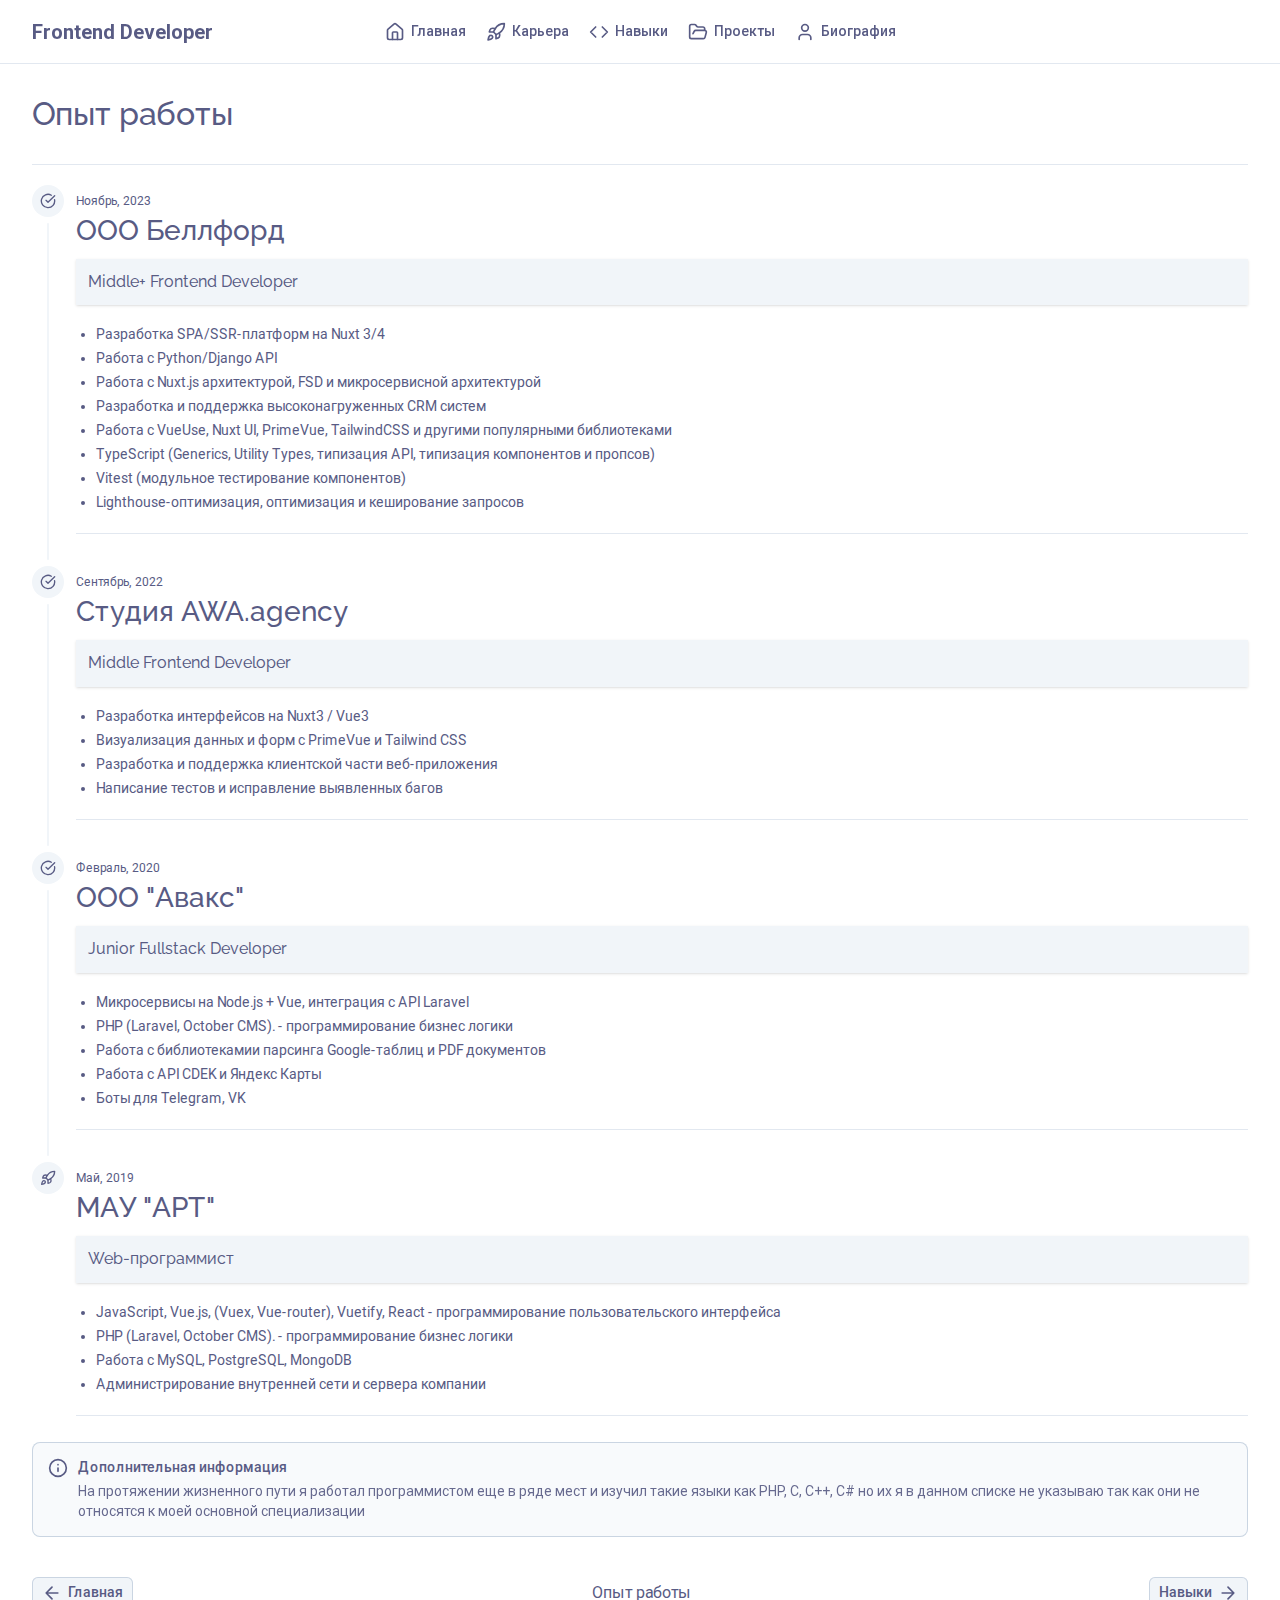
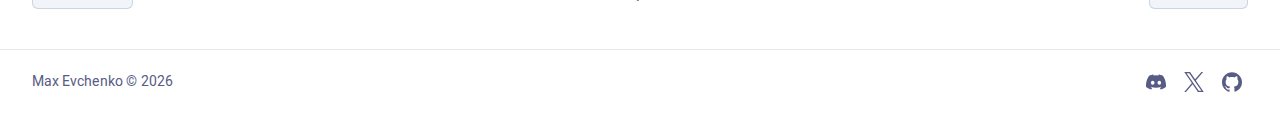
<file: en/jobs/index.html>
<!DOCTYPE html><html><head><meta charset="utf-8"><meta name="viewport" content="width=device-width, initial-scale=1"><style id="nuxt-ui-colors">@layer theme {
  :root, :host {
  --ui-color-primary-50: var(--color-green-50, oklch(98.2% 0.018 155.826));
  --ui-color-primary-100: var(--color-green-100, oklch(96.2% 0.044 156.743));
  --ui-color-primary-200: var(--color-green-200, oklch(92.5% 0.084 155.995));
  --ui-color-primary-300: var(--color-green-300, oklch(87.1% 0.15 154.449));
  --ui-color-primary-400: var(--color-green-400, oklch(79.2% 0.209 151.711));
  --ui-color-primary-500: var(--color-green-500, oklch(72.3% 0.219 149.579));
  --ui-color-primary-600: var(--color-green-600, oklch(62.7% 0.194 149.214));
  --ui-color-primary-700: var(--color-green-700, oklch(52.7% 0.154 150.069));
  --ui-color-primary-800: var(--color-green-800, oklch(44.8% 0.119 151.328));
  --ui-color-primary-900: var(--color-green-900, oklch(39.3% 0.095 152.535));
  --ui-color-primary-950: var(--color-green-950, oklch(26.6% 0.065 152.934));
  --ui-color-secondary-50: var(--color-blue-50, oklch(97% 0.014 254.604));
  --ui-color-secondary-100: var(--color-blue-100, oklch(93.2% 0.032 255.585));
  --ui-color-secondary-200: var(--color-blue-200, oklch(88.2% 0.059 254.128));
  --ui-color-secondary-300: var(--color-blue-300, oklch(80.9% 0.105 251.813));
  --ui-color-secondary-400: var(--color-blue-400, oklch(70.7% 0.165 254.624));
  --ui-color-secondary-500: var(--color-blue-500, oklch(62.3% 0.214 259.815));
  --ui-color-secondary-600: var(--color-blue-600, oklch(54.6% 0.245 262.881));
  --ui-color-secondary-700: var(--color-blue-700, oklch(48.8% 0.243 264.376));
  --ui-color-secondary-800: var(--color-blue-800, oklch(42.4% 0.199 265.638));
  --ui-color-secondary-900: var(--color-blue-900, oklch(37.9% 0.146 265.522));
  --ui-color-secondary-950: var(--color-blue-950, oklch(28.2% 0.091 267.935));
  --ui-color-success-50: var(--color-green-50, oklch(98.2% 0.018 155.826));
  --ui-color-success-100: var(--color-green-100, oklch(96.2% 0.044 156.743));
  --ui-color-success-200: var(--color-green-200, oklch(92.5% 0.084 155.995));
  --ui-color-success-300: var(--color-green-300, oklch(87.1% 0.15 154.449));
  --ui-color-success-400: var(--color-green-400, oklch(79.2% 0.209 151.711));
  --ui-color-success-500: var(--color-green-500, oklch(72.3% 0.219 149.579));
  --ui-color-success-600: var(--color-green-600, oklch(62.7% 0.194 149.214));
  --ui-color-success-700: var(--color-green-700, oklch(52.7% 0.154 150.069));
  --ui-color-success-800: var(--color-green-800, oklch(44.8% 0.119 151.328));
  --ui-color-success-900: var(--color-green-900, oklch(39.3% 0.095 152.535));
  --ui-color-success-950: var(--color-green-950, oklch(26.6% 0.065 152.934));
  --ui-color-info-50: var(--color-blue-50, oklch(97% 0.014 254.604));
  --ui-color-info-100: var(--color-blue-100, oklch(93.2% 0.032 255.585));
  --ui-color-info-200: var(--color-blue-200, oklch(88.2% 0.059 254.128));
  --ui-color-info-300: var(--color-blue-300, oklch(80.9% 0.105 251.813));
  --ui-color-info-400: var(--color-blue-400, oklch(70.7% 0.165 254.624));
  --ui-color-info-500: var(--color-blue-500, oklch(62.3% 0.214 259.815));
  --ui-color-info-600: var(--color-blue-600, oklch(54.6% 0.245 262.881));
  --ui-color-info-700: var(--color-blue-700, oklch(48.8% 0.243 264.376));
  --ui-color-info-800: var(--color-blue-800, oklch(42.4% 0.199 265.638));
  --ui-color-info-900: var(--color-blue-900, oklch(37.9% 0.146 265.522));
  --ui-color-info-950: var(--color-blue-950, oklch(28.2% 0.091 267.935));
  --ui-color-warning-50: var(--color-yellow-50, oklch(98.7% 0.026 102.212));
  --ui-color-warning-100: var(--color-yellow-100, oklch(97.3% 0.071 103.193));
  --ui-color-warning-200: var(--color-yellow-200, oklch(94.5% 0.129 101.54));
  --ui-color-warning-300: var(--color-yellow-300, oklch(90.5% 0.182 98.111));
  --ui-color-warning-400: var(--color-yellow-400, oklch(85.2% 0.199 91.936));
  --ui-color-warning-500: var(--color-yellow-500, oklch(79.5% 0.184 86.047));
  --ui-color-warning-600: var(--color-yellow-600, oklch(68.1% 0.162 75.834));
  --ui-color-warning-700: var(--color-yellow-700, oklch(55.4% 0.135 66.442));
  --ui-color-warning-800: var(--color-yellow-800, oklch(47.6% 0.114 61.907));
  --ui-color-warning-900: var(--color-yellow-900, oklch(42.1% 0.095 57.708));
  --ui-color-warning-950: var(--color-yellow-950, oklch(28.6% 0.066 53.813));
  --ui-color-error-50: var(--color-red-50, oklch(97.1% 0.013 17.38));
  --ui-color-error-100: var(--color-red-100, oklch(93.6% 0.032 17.717));
  --ui-color-error-200: var(--color-red-200, oklch(88.5% 0.062 18.334));
  --ui-color-error-300: var(--color-red-300, oklch(80.8% 0.114 19.571));
  --ui-color-error-400: var(--color-red-400, oklch(70.4% 0.191 22.216));
  --ui-color-error-500: var(--color-red-500, oklch(63.7% 0.237 25.331));
  --ui-color-error-600: var(--color-red-600, oklch(57.7% 0.245 27.325));
  --ui-color-error-700: var(--color-red-700, oklch(50.5% 0.213 27.518));
  --ui-color-error-800: var(--color-red-800, oklch(44.4% 0.177 26.899));
  --ui-color-error-900: var(--color-red-900, oklch(39.6% 0.141 25.723));
  --ui-color-error-950: var(--color-red-950, oklch(25.8% 0.092 26.042));
  --ui-color-neutral-50: var(--color-slate-50, oklch(98.4% 0.003 247.858));
  --ui-color-neutral-100: var(--color-slate-100, oklch(96.8% 0.007 247.896));
  --ui-color-neutral-200: var(--color-slate-200, oklch(92.9% 0.013 255.508));
  --ui-color-neutral-300: var(--color-slate-300, oklch(86.9% 0.022 252.894));
  --ui-color-neutral-400: var(--color-slate-400, oklch(70.4% 0.04 256.788));
  --ui-color-neutral-500: var(--color-slate-500, oklch(55.4% 0.046 257.417));
  --ui-color-neutral-600: var(--color-slate-600, oklch(44.6% 0.043 257.281));
  --ui-color-neutral-700: var(--color-slate-700, oklch(37.2% 0.044 257.287));
  --ui-color-neutral-800: var(--color-slate-800, oklch(27.9% 0.041 260.031));
  --ui-color-neutral-900: var(--color-slate-900, oklch(20.8% 0.042 265.755));
  --ui-color-neutral-950: var(--color-slate-950, oklch(12.9% 0.042 264.695));
  }
  :root, :host, .light {
  --ui-primary: var(--ui-color-primary-500);
  --ui-secondary: var(--ui-color-secondary-500);
  --ui-success: var(--ui-color-success-500);
  --ui-info: var(--ui-color-info-500);
  --ui-warning: var(--ui-color-warning-500);
  --ui-error: var(--ui-color-error-500);
  }
  .dark {
  --ui-primary: var(--ui-color-primary-400);
  --ui-secondary: var(--ui-color-secondary-400);
  --ui-success: var(--ui-color-success-400);
  --ui-info: var(--ui-color-info-400);
  --ui-warning: var(--ui-color-warning-400);
  --ui-error: var(--ui-color-error-400);
  }
}</style><link rel="stylesheet" href="/_nuxt/entry.DkBGIdbI.css" crossorigin><style>@layer components {:where(.i-lucide\:arrow-left){display:inline-block;width:1em;height:1em;background-color:currentColor;-webkit-mask-image:var(--svg);mask-image:var(--svg);-webkit-mask-repeat:no-repeat;mask-repeat:no-repeat;-webkit-mask-size:100% 100%;mask-size:100% 100%;--svg:url("data:image/svg+xml,%3Csvg xmlns='http://www.w3.org/2000/svg' viewBox='0 0 24 24' width='24' height='24'%3E%3Cpath fill='none' stroke='black' stroke-linecap='round' stroke-linejoin='round' stroke-width='2' d='m12 19l-7-7l7-7m7 7H5'/%3E%3C/svg%3E")}:where(.i-lucide\:arrow-right){display:inline-block;width:1em;height:1em;background-color:currentColor;-webkit-mask-image:var(--svg);mask-image:var(--svg);-webkit-mask-repeat:no-repeat;mask-repeat:no-repeat;-webkit-mask-size:100% 100%;mask-size:100% 100%;--svg:url("data:image/svg+xml,%3Csvg xmlns='http://www.w3.org/2000/svg' viewBox='0 0 24 24' width='24' height='24'%3E%3Cpath fill='none' stroke='black' stroke-linecap='round' stroke-linejoin='round' stroke-width='2' d='M5 12h14m-7-7l7 7l-7 7'/%3E%3C/svg%3E")}:where(.i-lucide\:check-circle){display:inline-block;width:1em;height:1em;background-color:currentColor;-webkit-mask-image:var(--svg);mask-image:var(--svg);-webkit-mask-repeat:no-repeat;mask-repeat:no-repeat;-webkit-mask-size:100% 100%;mask-size:100% 100%;--svg:url("data:image/svg+xml,%3Csvg xmlns='http://www.w3.org/2000/svg' viewBox='0 0 24 24' width='24' height='24'%3E%3Cg fill='none' stroke='black' stroke-linecap='round' stroke-linejoin='round' stroke-width='2'%3E%3Cpath d='M21.801 10A10 10 0 1 1 17 3.335'/%3E%3Cpath d='m9 11l3 3L22 4'/%3E%3C/g%3E%3C/svg%3E")}:where(.i-lucide\:code){display:inline-block;width:1em;height:1em;background-color:currentColor;-webkit-mask-image:var(--svg);mask-image:var(--svg);-webkit-mask-repeat:no-repeat;mask-repeat:no-repeat;-webkit-mask-size:100% 100%;mask-size:100% 100%;--svg:url("data:image/svg+xml,%3Csvg xmlns='http://www.w3.org/2000/svg' viewBox='0 0 24 24' width='24' height='24'%3E%3Cpath fill='none' stroke='black' stroke-linecap='round' stroke-linejoin='round' stroke-width='2' d='m16 18l6-6l-6-6M8 6l-6 6l6 6'/%3E%3C/svg%3E")}:where(.i-lucide\:folder-open){display:inline-block;width:1em;height:1em;background-color:currentColor;-webkit-mask-image:var(--svg);mask-image:var(--svg);-webkit-mask-repeat:no-repeat;mask-repeat:no-repeat;-webkit-mask-size:100% 100%;mask-size:100% 100%;--svg:url("data:image/svg+xml,%3Csvg xmlns='http://www.w3.org/2000/svg' viewBox='0 0 24 24' width='24' height='24'%3E%3Cpath fill='none' stroke='black' stroke-linecap='round' stroke-linejoin='round' stroke-width='2' d='m6 14l1.5-2.9A2 2 0 0 1 9.24 10H20a2 2 0 0 1 1.94 2.5l-1.54 6a2 2 0 0 1-1.95 1.5H4a2 2 0 0 1-2-2V5a2 2 0 0 1 2-2h3.9a2 2 0 0 1 1.69.9l.81 1.2a2 2 0 0 0 1.67.9H18a2 2 0 0 1 2 2v2'/%3E%3C/svg%3E")}:where(.i-lucide\:home){display:inline-block;width:1em;height:1em;background-color:currentColor;-webkit-mask-image:var(--svg);mask-image:var(--svg);-webkit-mask-repeat:no-repeat;mask-repeat:no-repeat;-webkit-mask-size:100% 100%;mask-size:100% 100%;--svg:url("data:image/svg+xml,%3Csvg xmlns='http://www.w3.org/2000/svg' viewBox='0 0 24 24' width='24' height='24'%3E%3Cg fill='none' stroke='black' stroke-linecap='round' stroke-linejoin='round' stroke-width='2'%3E%3Cpath d='M15 21v-8a1 1 0 0 0-1-1h-4a1 1 0 0 0-1 1v8'/%3E%3Cpath d='M3 10a2 2 0 0 1 .709-1.528l7-6a2 2 0 0 1 2.582 0l7 6A2 2 0 0 1 21 10v9a2 2 0 0 1-2 2H5a2 2 0 0 1-2-2z'/%3E%3C/g%3E%3C/svg%3E")}:where(.i-lucide\:info){display:inline-block;width:1em;height:1em;background-color:currentColor;-webkit-mask-image:var(--svg);mask-image:var(--svg);-webkit-mask-repeat:no-repeat;mask-repeat:no-repeat;-webkit-mask-size:100% 100%;mask-size:100% 100%;--svg:url("data:image/svg+xml,%3Csvg xmlns='http://www.w3.org/2000/svg' viewBox='0 0 24 24' width='24' height='24'%3E%3Cg fill='none' stroke='black' stroke-linecap='round' stroke-linejoin='round' stroke-width='2'%3E%3Ccircle cx='12' cy='12' r='10'/%3E%3Cpath d='M12 16v-4m0-4h.01'/%3E%3C/g%3E%3C/svg%3E")}:where(.i-lucide\:menu){display:inline-block;width:1em;height:1em;background-color:currentColor;-webkit-mask-image:var(--svg);mask-image:var(--svg);-webkit-mask-repeat:no-repeat;mask-repeat:no-repeat;-webkit-mask-size:100% 100%;mask-size:100% 100%;--svg:url("data:image/svg+xml,%3Csvg xmlns='http://www.w3.org/2000/svg' viewBox='0 0 24 24' width='24' height='24'%3E%3Cpath fill='none' stroke='black' stroke-linecap='round' stroke-linejoin='round' stroke-width='2' d='M4 5h16M4 12h16M4 19h16'/%3E%3C/svg%3E")}:where(.i-lucide\:rocket){display:inline-block;width:1em;height:1em;background-color:currentColor;-webkit-mask-image:var(--svg);mask-image:var(--svg);-webkit-mask-repeat:no-repeat;mask-repeat:no-repeat;-webkit-mask-size:100% 100%;mask-size:100% 100%;--svg:url("data:image/svg+xml,%3Csvg xmlns='http://www.w3.org/2000/svg' viewBox='0 0 24 24' width='24' height='24'%3E%3Cg fill='none' stroke='black' stroke-linecap='round' stroke-linejoin='round' stroke-width='2'%3E%3Cpath d='M4.5 16.5c-1.5 1.26-2 5-2 5s3.74-.5 5-2c.71-.84.7-2.13-.09-2.91a2.18 2.18 0 0 0-2.91-.09M12 15l-3-3a22 22 0 0 1 2-3.95A12.88 12.88 0 0 1 22 2c0 2.72-.78 7.5-6 11a22.4 22.4 0 0 1-4 2'/%3E%3Cpath d='M9 12H4s.55-3.03 2-4c1.62-1.08 5 0 5 0m1 7v5s3.03-.55 4-2c1.08-1.62 0-5 0-5'/%3E%3C/g%3E%3C/svg%3E")}:where(.i-lucide\:user){display:inline-block;width:1em;height:1em;background-color:currentColor;-webkit-mask-image:var(--svg);mask-image:var(--svg);-webkit-mask-repeat:no-repeat;mask-repeat:no-repeat;-webkit-mask-size:100% 100%;mask-size:100% 100%;--svg:url("data:image/svg+xml,%3Csvg xmlns='http://www.w3.org/2000/svg' viewBox='0 0 24 24' width='24' height='24'%3E%3Cg fill='none' stroke='black' stroke-linecap='round' stroke-linejoin='round' stroke-width='2'%3E%3Cpath d='M19 21v-2a4 4 0 0 0-4-4H9a4 4 0 0 0-4 4v2'/%3E%3Ccircle cx='12' cy='7' r='4'/%3E%3C/g%3E%3C/svg%3E")}:where(.i-simple-icons\:discord){display:inline-block;width:1em;height:1em;background-color:currentColor;-webkit-mask-image:var(--svg);mask-image:var(--svg);-webkit-mask-repeat:no-repeat;mask-repeat:no-repeat;-webkit-mask-size:100% 100%;mask-size:100% 100%;--svg:url("data:image/svg+xml,%3Csvg xmlns='http://www.w3.org/2000/svg' viewBox='0 0 24 24' width='24' height='24'%3E%3Cpath fill='black' d='M20.317 4.37a19.8 19.8 0 0 0-4.885-1.515a.074.074 0 0 0-.079.037c-.21.375-.444.864-.608 1.25a18.3 18.3 0 0 0-5.487 0a13 13 0 0 0-.617-1.25a.08.08 0 0 0-.079-.037A19.7 19.7 0 0 0 3.677 4.37a.1.1 0 0 0-.032.027C.533 9.046-.32 13.58.099 18.057a.08.08 0 0 0 .031.057a19.9 19.9 0 0 0 5.993 3.03a.08.08 0 0 0 .084-.028a14 14 0 0 0 1.226-1.994a.076.076 0 0 0-.041-.106a13 13 0 0 1-1.872-.892a.077.077 0 0 1-.008-.128a10 10 0 0 0 .372-.292a.07.07 0 0 1 .077-.01c3.928 1.793 8.18 1.793 12.062 0a.07.07 0 0 1 .078.01q.181.149.373.292a.077.077 0 0 1-.006.127a12.3 12.3 0 0 1-1.873.892a.077.077 0 0 0-.041.107c.36.698.772 1.362 1.225 1.993a.08.08 0 0 0 .084.028a19.8 19.8 0 0 0 6.002-3.03a.08.08 0 0 0 .032-.054c.5-5.177-.838-9.674-3.549-13.66a.06.06 0 0 0-.031-.03M8.02 15.33c-1.182 0-2.157-1.085-2.157-2.419c0-1.333.956-2.419 2.157-2.419c1.21 0 2.176 1.096 2.157 2.42c0 1.333-.956 2.418-2.157 2.418m7.975 0c-1.183 0-2.157-1.085-2.157-2.419c0-1.333.955-2.419 2.157-2.419c1.21 0 2.176 1.096 2.157 2.42c0 1.333-.946 2.418-2.157 2.418'/%3E%3C/svg%3E")}:where(.i-simple-icons\:github){display:inline-block;width:1em;height:1em;background-color:currentColor;-webkit-mask-image:var(--svg);mask-image:var(--svg);-webkit-mask-repeat:no-repeat;mask-repeat:no-repeat;-webkit-mask-size:100% 100%;mask-size:100% 100%;--svg:url("data:image/svg+xml,%3Csvg xmlns='http://www.w3.org/2000/svg' viewBox='0 0 24 24' width='24' height='24'%3E%3Cpath fill='black' d='M12 .297c-6.63 0-12 5.373-12 12c0 5.303 3.438 9.8 8.205 11.385c.6.113.82-.258.82-.577c0-.285-.01-1.04-.015-2.04c-3.338.724-4.042-1.61-4.042-1.61C4.422 18.07 3.633 17.7 3.633 17.7c-1.087-.744.084-.729.084-.729c1.205.084 1.838 1.236 1.838 1.236c1.07 1.835 2.809 1.305 3.495.998c.108-.776.417-1.305.76-1.605c-2.665-.3-5.466-1.332-5.466-5.93c0-1.31.465-2.38 1.235-3.22c-.135-.303-.54-1.523.105-3.176c0 0 1.005-.322 3.3 1.23c.96-.267 1.98-.399 3-.405c1.02.006 2.04.138 3 .405c2.28-1.552 3.285-1.23 3.285-1.23c.645 1.653.24 2.873.12 3.176c.765.84 1.23 1.91 1.23 3.22c0 4.61-2.805 5.625-5.475 5.92c.42.36.81 1.096.81 2.22c0 1.606-.015 2.896-.015 3.286c0 .315.21.69.825.57C20.565 22.092 24 17.592 24 12.297c0-6.627-5.373-12-12-12'/%3E%3C/svg%3E")}:where(.i-simple-icons\:x){display:inline-block;width:1em;height:1em;background-color:currentColor;-webkit-mask-image:var(--svg);mask-image:var(--svg);-webkit-mask-repeat:no-repeat;mask-repeat:no-repeat;-webkit-mask-size:100% 100%;mask-size:100% 100%;--svg:url("data:image/svg+xml,%3Csvg xmlns='http://www.w3.org/2000/svg' viewBox='0 0 24 24' width='24' height='24'%3E%3Cpath fill='black' d='M14.234 10.162L22.977 0h-2.072l-7.591 8.824L7.251 0H.258l9.168 13.343L.258 24H2.33l8.016-9.318L16.749 24h6.993zm-2.837 3.299l-.929-1.329L3.076 1.56h3.182l5.965 8.532l.929 1.329l7.754 11.09h-3.182z'/%3E%3C/svg%3E")}}</style><link rel="preload" as="fetch" crossorigin="anonymous" href="/en/jobs/_payload.json?84885f0a-9cb8-4ea3-8560-3433ec0f7292"><link rel="modulepreload" as="script" crossorigin href="/_nuxt/Cz9dE_al.js"><link rel="modulepreload" as="script" crossorigin href="/_nuxt/CDSEyDCH.js"><link rel="modulepreload" as="script" crossorigin href="/_nuxt/Do8v2JNg.js"><link rel="modulepreload" as="script" crossorigin href="/_nuxt/DXQjkvIY.js"><link rel="modulepreload" as="script" crossorigin href="/_nuxt/w3JwRkNX.js"><link rel="modulepreload" as="script" crossorigin href="/_nuxt/wV255tUV.js"><link rel="modulepreload" as="script" crossorigin href="/_nuxt/B7GWy1a2.js"><link rel="modulepreload" as="script" crossorigin href="/_nuxt/B4eZ9FgW.js"><link rel="modulepreload" as="script" crossorigin href="/_nuxt/BZ7d6HA9.js"><link rel="modulepreload" as="script" crossorigin href="/_nuxt/DOoD67fW.js"><link rel="modulepreload" as="script" crossorigin href="/_nuxt/BtY-iH_S.js"><link rel="preload" as="fetch" fetchpriority="low" crossorigin="anonymous" href="/_nuxt/builds/meta/84885f0a-9cb8-4ea3-8560-3433ec0f7292.json"><script type="module" src="/_nuxt/Cz9dE_al.js" crossorigin></script></head><body><div id="__nuxt" class="isolate"><!--[--><!--[--><!----><!----><!----><header data-slot="root" class="bg-default/75 backdrop-blur border-b border-default h-(--ui-header-height) sticky top-0 z-50"><!--[--><!--]--><div class="w-full max-w-(--ui-container) mx-auto px-4 sm:px-6 lg:px-8 flex items-center justify-between gap-3 h-full" data-slot="container"><!--[--><div data-slot="left" class="lg:flex-1 flex items-center gap-1.5"><!--[--><!--[--><!--[--><button type="button" aria-label="Open menu" data-slot="base" class="rounded-md font-medium inline-flex items-center disabled:cursor-not-allowed aria-disabled:cursor-not-allowed disabled:opacity-75 aria-disabled:opacity-75 transition-colors text-sm gap-1.5 text-default hover:bg-elevated active:bg-elevated focus:outline-none focus-visible:bg-elevated hover:disabled:bg-transparent dark:hover:disabled:bg-transparent hover:aria-disabled:bg-transparent dark:hover:aria-disabled:bg-transparent p-1.5 lg:hidden -ms-1.5"><!--[--><!--[--><span class="iconify i-lucide:menu shrink-0 size-5" aria-hidden="true" style="" data-slot="leadingIcon"></span><!--]--><!--[--><!----><!--]--><!--[--><!----><!--]--><!--]--></button><!--]--><!--]--><!--]--><!--[--><a href="/" aria-label="Frontend Developer" data-slot="title" class="focus-visible:outline-primary hover:text-default transition-colors shrink-0 font-bold text-xl text-highlighted flex items-end gap-1.5"><!--[--><!--[--><!--[-->Frontend Developer<!--]--><!--]--><!--]--></a><!--]--></div><div data-slot="center" class="hidden lg:flex"><!--[--><!--[--><!----><!----><nav data-collapsed="false" data-slot="root" class="relative flex gap-1.5 [&amp;&gt;div]:min-w-0 items-center justify-between" aria-label="Main" data-orientation="horizontal" dir="ltr" data-reka-navigation-menu><!--[--><!--[--><!--]--><!--[--><!--[--><div style="position:relative;"><ul data-slot="list" class="isolate min-w-0 flex items-center" data-orientation="horizontal"><!--[--><!--[--><li data-menu-item data-slot="item" class="min-w-0 py-2"><!--[--><!--[--><a href="/" data-reka-collection-item data-slot="link" class="group relative w-full flex items-center gap-1.5 font-medium text-sm before:absolute before:z-[-1] before:rounded-md focus:outline-none focus-visible:outline-none dark:focus-visible:outline-none focus-visible:before:ring-inset focus-visible:before:ring-2 focus-visible:before:ring-primary px-2.5 py-1.5 before:inset-x-px before:inset-y-0 text-muted hover:text-highlighted hover:before:bg-elevated/50 transition-colors before:transition-colors data-[state=open]:text-highlighted data-[state=open]:before:bg-elevated/50"><!--[--><!--[--><!--[--><span class="iconify i-lucide:home shrink-0 size-5 text-dimmed group-hover:text-default transition-colors group-data-[state=open]:text-default" aria-hidden="true" style="" data-slot="linkLeadingIcon"></span><!--]--><span data-slot="linkLabel" class="truncate"><!--[-->Главная<!--]--><!----></span><!----><!--]--><!--]--></a><!----><!--]--><!----><!--]--></li><li data-menu-item data-slot="item" class="min-w-0 py-2"><!--[--><!--[--><a href="/jobs" data-reka-collection-item data-slot="link" class="group relative w-full flex items-center gap-1.5 font-medium text-sm before:absolute before:z-[-1] before:rounded-md focus:outline-none focus-visible:outline-none dark:focus-visible:outline-none focus-visible:before:ring-inset focus-visible:before:ring-2 focus-visible:before:ring-primary px-2.5 py-1.5 before:inset-x-px before:inset-y-0 text-muted hover:text-highlighted hover:before:bg-elevated/50 transition-colors before:transition-colors data-[state=open]:text-highlighted data-[state=open]:before:bg-elevated/50"><!--[--><!--[--><!--[--><span class="iconify i-lucide:rocket shrink-0 size-5 text-dimmed group-hover:text-default transition-colors group-data-[state=open]:text-default" aria-hidden="true" style="" data-slot="linkLeadingIcon"></span><!--]--><span data-slot="linkLabel" class="truncate"><!--[-->Карьера<!--]--><!----></span><!----><!--]--><!--]--></a><!----><!--]--><!----><!--]--></li><li data-menu-item data-slot="item" class="min-w-0 py-2"><!--[--><!--[--><a href="/skills" data-reka-collection-item data-slot="link" class="group relative w-full flex items-center gap-1.5 font-medium text-sm before:absolute before:z-[-1] before:rounded-md focus:outline-none focus-visible:outline-none dark:focus-visible:outline-none focus-visible:before:ring-inset focus-visible:before:ring-2 focus-visible:before:ring-primary px-2.5 py-1.5 before:inset-x-px before:inset-y-0 text-muted hover:text-highlighted hover:before:bg-elevated/50 transition-colors before:transition-colors data-[state=open]:text-highlighted data-[state=open]:before:bg-elevated/50"><!--[--><!--[--><!--[--><span class="iconify i-lucide:code shrink-0 size-5 text-dimmed group-hover:text-default transition-colors group-data-[state=open]:text-default" aria-hidden="true" style="" data-slot="linkLeadingIcon"></span><!--]--><span data-slot="linkLabel" class="truncate"><!--[-->Навыки<!--]--><!----></span><!----><!--]--><!--]--></a><!----><!--]--><!----><!--]--></li><li data-menu-item data-slot="item" class="min-w-0 py-2"><!--[--><!--[--><a href="/projects" data-reka-collection-item data-slot="link" class="group relative w-full flex items-center gap-1.5 font-medium text-sm before:absolute before:z-[-1] before:rounded-md focus:outline-none focus-visible:outline-none dark:focus-visible:outline-none focus-visible:before:ring-inset focus-visible:before:ring-2 focus-visible:before:ring-primary px-2.5 py-1.5 before:inset-x-px before:inset-y-0 text-muted hover:text-highlighted hover:before:bg-elevated/50 transition-colors before:transition-colors data-[state=open]:text-highlighted data-[state=open]:before:bg-elevated/50"><!--[--><!--[--><!--[--><span class="iconify i-lucide:folder-open shrink-0 size-5 text-dimmed group-hover:text-default transition-colors group-data-[state=open]:text-default" aria-hidden="true" style="" data-slot="linkLeadingIcon"></span><!--]--><span data-slot="linkLabel" class="truncate"><!--[-->Проекты<!--]--><!----></span><!----><!--]--><!--]--></a><!----><!--]--><!----><!--]--></li><li data-menu-item data-slot="item" class="min-w-0 py-2"><!--[--><!--[--><a href="/about" data-reka-collection-item data-slot="link" class="group relative w-full flex items-center gap-1.5 font-medium text-sm before:absolute before:z-[-1] before:rounded-md focus:outline-none focus-visible:outline-none dark:focus-visible:outline-none focus-visible:before:ring-inset focus-visible:before:ring-2 focus-visible:before:ring-primary px-2.5 py-1.5 before:inset-x-px before:inset-y-0 text-muted hover:text-highlighted hover:before:bg-elevated/50 transition-colors before:transition-colors data-[state=open]:text-highlighted data-[state=open]:before:bg-elevated/50"><!--[--><!--[--><!--[--><span class="iconify i-lucide:user shrink-0 size-5 text-dimmed group-hover:text-default transition-colors group-data-[state=open]:text-default" aria-hidden="true" style="" data-slot="linkLeadingIcon"></span><!--]--><span data-slot="linkLabel" class="truncate"><!--[-->Биография<!--]--><!----></span><!----><!--]--><!--]--></a><!----><!--]--><!----><!--]--></li><!--]--><!--]--></ul></div><!----><!--]--><!--]--><!--[--><!--]--><div data-slot="viewportWrapper" class="absolute top-full left-0 flex w-full justify-center"><!----><!----></div><!--]--></nav><!--]--><!--]--></div><div data-slot="right" class="flex items-center justify-end lg:flex-1 gap-1.5"><!--[--><!--]--><!----></div><!--]--></div><!--[--><!--]--></header><!--[--><!----><!----><!--v-if--><!--]--><!--]--><div class="min-h-[calc(100vh-var(--ui-header-height))]"><!--[--><div class="w-full max-w-(--ui-container) mx-auto px-4 sm:px-6 lg:px-8"><!--[--><div data-slot="root" class="relative border-b border-default py-8"><!----><div data-slot="container" class=""><div data-slot="wrapper" class="flex flex-col lg:flex-row lg:items-center lg:justify-between gap-4"><h1 data-slot="title" class="text-3xl sm:text-4xl text-pretty font-bold text-highlighted"><!--[-->Опыт работы<!--]--></h1><!----></div><!----><!--[--><!--]--></div></div><div data-orientation="vertical" data-slot="root" class="flex gap-1.5 flex-col mt-5"><!--[--><div data-slot="item" class="group relative flex flex-1 gap-3"><div data-slot="container" class="relative flex items-center gap-1.5 flex-col"><span data-slot="root" class="inline-flex items-center justify-center shrink-0 select-none rounded-full align-middle bg-elevated size-8 text-base group-data-[state=completed]:text-inverted group-data-[state=active]:text-inverted text-muted group-data-[state=completed]:bg-primary group-data-[state=active]:bg-primary" style=""><span class="iconify i-lucide:check-circle shrink-0 text-inherit" aria-hidden="true" style="" data-slot="icon"></span></span><div data-orientation="vertical" aria-orientation="vertical" role="separator" data-slot="separator" class="flex-1 rounded-full bg-elevated w-0.5 group-data-[state=completed]:bg-primary"><!--[--><!--]--></div></div><div data-slot="wrapper" class="w-full mt-1.5 pb-6.5"><div data-slot="date" class="text-dimmed text-xs/5"><!--[-->Ноябрь, 2023<!--]--></div><div data-slot="title" class="font-medium text-highlighted text-sm"><!--[--><h2>ООО Беллфорд</h2><!--]--></div><div data-slot="description" class="text-muted text-wrap text-sm"><!--[--><h3 class="p-3 my-2 bg-neutral-100 shadow border-t-gray-500 mb-5">Middle+ Frontend Developer</h3><ul><!--[--><li class="list-disc ml-5 mb-1">Разработка SPA/SSR-платформ на Nuxt 3/4</li><li class="list-disc ml-5 mb-1">Работа с Python/Django API</li><li class="list-disc ml-5 mb-1">Работа с Nuxt.js архитектурой, FSD и микросервисной архитектурой</li><li class="list-disc ml-5 mb-1">Разработка и поддержка высоконагруженных CRM систем</li><li class="list-disc ml-5 mb-1">Работа с VueUse, Nuxt UI, PrimeVue, TailwindCSS и другими популярными библиотеками</li><li class="list-disc ml-5 mb-1">TypeScript (Generics, Utility Types, типизация API, типизация компонентов и пропсов)</li><li class="list-disc ml-5 mb-1">Vitest (модульное тестирование компонентов)</li><li class="list-disc ml-5 mb-1">Lighthouse-оптимизация, оптимизация и кеширование запросов</li><!--]--></ul><div data-orientation="horizontal" role="separator" data-slot="root" class="flex items-center align-center text-center w-full flex-row mt-5"><!--[--><!--[--><div data-slot="border" class="border-default w-full border-solid border-t"></div><!----><!--]--><!--]--></div><!--]--></div></div></div><div data-slot="item" class="group relative flex flex-1 gap-3"><div data-slot="container" class="relative flex items-center gap-1.5 flex-col"><span data-slot="root" class="inline-flex items-center justify-center shrink-0 select-none rounded-full align-middle bg-elevated size-8 text-base group-data-[state=completed]:text-inverted group-data-[state=active]:text-inverted text-muted group-data-[state=completed]:bg-primary group-data-[state=active]:bg-primary" style=""><span class="iconify i-lucide:check-circle shrink-0 text-inherit" aria-hidden="true" style="" data-slot="icon"></span></span><div data-orientation="vertical" aria-orientation="vertical" role="separator" data-slot="separator" class="flex-1 rounded-full bg-elevated w-0.5 group-data-[state=completed]:bg-primary"><!--[--><!--]--></div></div><div data-slot="wrapper" class="w-full mt-1.5 pb-6.5"><div data-slot="date" class="text-dimmed text-xs/5"><!--[-->Сентябрь, 2022<!--]--></div><div data-slot="title" class="font-medium text-highlighted text-sm"><!--[--><h2>Студия AWA.agency</h2><!--]--></div><div data-slot="description" class="text-muted text-wrap text-sm"><!--[--><h3 class="p-3 my-2 bg-neutral-100 shadow border-t-gray-500 mb-5">Middle Frontend Developer</h3><ul><!--[--><li class="list-disc ml-5 mb-1">Разработка интерфейсов на Nuxt3 / Vue3</li><li class="list-disc ml-5 mb-1">Визуализация данных и форм с PrimeVue и Tailwind CSS</li><li class="list-disc ml-5 mb-1">Разработка и поддержка клиентской части веб-приложения</li><li class="list-disc ml-5 mb-1">Написание тестов и исправление выявленных багов</li><!--]--></ul><div data-orientation="horizontal" role="separator" data-slot="root" class="flex items-center align-center text-center w-full flex-row mt-5"><!--[--><!--[--><div data-slot="border" class="border-default w-full border-solid border-t"></div><!----><!--]--><!--]--></div><!--]--></div></div></div><div data-slot="item" class="group relative flex flex-1 gap-3"><div data-slot="container" class="relative flex items-center gap-1.5 flex-col"><span data-slot="root" class="inline-flex items-center justify-center shrink-0 select-none rounded-full align-middle bg-elevated size-8 text-base group-data-[state=completed]:text-inverted group-data-[state=active]:text-inverted text-muted group-data-[state=completed]:bg-primary group-data-[state=active]:bg-primary" style=""><span class="iconify i-lucide:check-circle shrink-0 text-inherit" aria-hidden="true" style="" data-slot="icon"></span></span><div data-orientation="vertical" aria-orientation="vertical" role="separator" data-slot="separator" class="flex-1 rounded-full bg-elevated w-0.5 group-data-[state=completed]:bg-primary"><!--[--><!--]--></div></div><div data-slot="wrapper" class="w-full mt-1.5 pb-6.5"><div data-slot="date" class="text-dimmed text-xs/5"><!--[-->Февраль, 2020<!--]--></div><div data-slot="title" class="font-medium text-highlighted text-sm"><!--[--><h2>ООО &quot;Авакс&quot;</h2><!--]--></div><div data-slot="description" class="text-muted text-wrap text-sm"><!--[--><h3 class="p-3 my-2 bg-neutral-100 shadow border-t-gray-500 mb-5">Junior Fullstack Developer</h3><ul><!--[--><li class="list-disc ml-5 mb-1">Микросервисы на Node.js + Vue, интеграция с API Laravel</li><li class="list-disc ml-5 mb-1">PHP (Laravel, October CMS). - программирование бизнес логики</li><li class="list-disc ml-5 mb-1">Работа с библиотекамии парсинга Google-таблиц и PDF документов</li><li class="list-disc ml-5 mb-1">Работа с API CDEK и Яндекс Карты</li><li class="list-disc ml-5 mb-1">Боты для Telegram, VK</li><!--]--></ul><div data-orientation="horizontal" role="separator" data-slot="root" class="flex items-center align-center text-center w-full flex-row mt-5"><!--[--><!--[--><div data-slot="border" class="border-default w-full border-solid border-t"></div><!----><!--]--><!--]--></div><!--]--></div></div></div><div data-slot="item" class="group relative flex flex-1 gap-3"><div data-slot="container" class="relative flex items-center gap-1.5 flex-col"><span data-slot="root" class="inline-flex items-center justify-center shrink-0 select-none rounded-full align-middle bg-elevated size-8 text-base group-data-[state=completed]:text-inverted group-data-[state=active]:text-inverted text-muted group-data-[state=completed]:bg-primary group-data-[state=active]:bg-primary" style=""><span class="iconify i-lucide:rocket shrink-0 text-inherit" aria-hidden="true" style="" data-slot="icon"></span></span><!----></div><div data-slot="wrapper" class="w-full mt-1.5 pb-6.5"><div data-slot="date" class="text-dimmed text-xs/5"><!--[-->Май, 2019<!--]--></div><div data-slot="title" class="font-medium text-highlighted text-sm"><!--[--><h2>МАУ &quot;АРТ&quot;</h2><!--]--></div><div data-slot="description" class="text-muted text-wrap text-sm"><!--[--><h3 class="p-3 my-2 bg-neutral-100 shadow border-t-gray-500 mb-5">Web-программист</h3><ul><!--[--><li class="list-disc ml-5 mb-1">JavaScript, Vue.js, (Vuex, Vue-router), Vuetify, React - программирование пользовательского интерфейса</li><li class="list-disc ml-5 mb-1">PHP (Laravel, October CMS). - программирование бизнес логики</li><li class="list-disc ml-5 mb-1">Работа с MySQL, PostgreSQL, MongoDB</li><li class="list-disc ml-5 mb-1">Администрирование внутренней сети и сервера компании</li><!--]--></ul><div data-orientation="horizontal" role="separator" data-slot="root" class="flex items-center align-center text-center w-full flex-row mt-5"><!--[--><!--[--><div data-slot="border" class="border-default w-full border-solid border-t"></div><!----><!--]--><!--]--></div><!--]--></div></div></div><!--]--></div><div data-orientation="vertical" data-slot="root" class="relative overflow-hidden w-full rounded-lg p-4 flex gap-2.5 items-start text-highlighted bg-elevated/50 ring ring-inset ring-accented mb-10"><!--[--><span class="iconify i-lucide:info shrink-0 size-5" aria-hidden="true" style="" data-slot="icon"></span><!--]--><div data-slot="wrapper" class="min-w-0 flex-1 flex flex-col"><div data-slot="title" class="text-sm font-medium"><!--[-->Дополнительная информация<!--]--></div><div data-slot="description" class="text-sm opacity-90 mt-1"><!--[-->На протяжении жизненного пути я работал программистом еще в ряде мест и изучил такие языки как
			PHP, C, C++, C# но их я в данном списке не указываю так как они не относятся к моей основной специализации<!--]--></div><!----></div><!----></div><div class="actions flex flex-row justify-between items-center w-full mb-10"><!--[--><a href="/" data-slot="base" class="rounded-md font-medium inline-flex items-center disabled:cursor-not-allowed aria-disabled:cursor-not-allowed disabled:opacity-75 aria-disabled:opacity-75 transition-colors px-2.5 py-1.5 text-sm gap-1.5 ring ring-inset ring-accented text-default bg-default hover:bg-elevated active:bg-elevated disabled:bg-default aria-disabled:bg-default focus:outline-none focus-visible:ring-2 focus-visible:ring-inverted"><!--[--><!--[--><span class="iconify i-lucide:arrow-left shrink-0 size-5" aria-hidden="true" style="" data-slot="leadingIcon"></span><!--]--><!--[-->Главная<!--]--><!--[--><!----><!--]--><!--]--></a><!--]--><p>Опыт работы</p><!--[--><a href="/skills" data-slot="base" class="rounded-md font-medium inline-flex items-center disabled:cursor-not-allowed aria-disabled:cursor-not-allowed disabled:opacity-75 aria-disabled:opacity-75 transition-colors px-2.5 py-1.5 text-sm gap-1.5 ring ring-inset ring-accented text-default bg-default hover:bg-elevated active:bg-elevated disabled:bg-default aria-disabled:bg-default focus:outline-none focus-visible:ring-2 focus-visible:ring-inverted"><!--[--><!--[--><!----><!--]--><!--[-->Навыки<!--]--><!--[--><span class="iconify i-lucide:arrow-right shrink-0 size-5" aria-hidden="true" style="" data-slot="trailingIcon"></span><!--]--><!--]--></a><!--]--></div><!--]--></div><!--]--></div><footer data-slot="root" class="border border-t-gray-200 border-b-0 border-x-0"><!----><div class="w-full max-w-(--ui-container) mx-auto px-4 sm:px-6 lg:px-8 py-8 lg:py-4 lg:flex lg:items-center lg:justify-between lg:gap-x-3" data-slot="container"><!--[--><div data-slot="right" class="lg:flex-1 flex items-center justify-center lg:justify-end gap-x-1.5 lg:order-3"><!--[--><!--[--><!--[--><a href="https://go.nuxt.com/discord" rel="noopener noreferrer" target="_blank" aria-label="Discord" data-slot="base" class="rounded-md font-medium inline-flex items-center disabled:cursor-not-allowed aria-disabled:cursor-not-allowed disabled:opacity-75 aria-disabled:opacity-75 transition-colors text-sm gap-1.5 text-default hover:bg-elevated active:bg-elevated focus:outline-none focus-visible:bg-elevated hover:disabled:bg-transparent dark:hover:disabled:bg-transparent hover:aria-disabled:bg-transparent dark:hover:aria-disabled:bg-transparent p-1.5"><!--[--><!--[--><span class="iconify i-simple-icons:discord shrink-0 size-5" aria-hidden="true" style="" data-slot="leadingIcon"></span><!--]--><!--[--><!----><!--]--><!--[--><!----><!--]--><!--]--></a><!--]--><!--]--><!--[--><!--[--><a href="https://go.nuxt.com/x" rel="noopener noreferrer" target="_blank" aria-label="X" data-slot="base" class="rounded-md font-medium inline-flex items-center disabled:cursor-not-allowed aria-disabled:cursor-not-allowed disabled:opacity-75 aria-disabled:opacity-75 transition-colors text-sm gap-1.5 text-default hover:bg-elevated active:bg-elevated focus:outline-none focus-visible:bg-elevated hover:disabled:bg-transparent dark:hover:disabled:bg-transparent hover:aria-disabled:bg-transparent dark:hover:aria-disabled:bg-transparent p-1.5"><!--[--><!--[--><span class="iconify i-simple-icons:x shrink-0 size-5" aria-hidden="true" style="" data-slot="leadingIcon"></span><!--]--><!--[--><!----><!--]--><!--[--><!----><!--]--><!--]--></a><!--]--><!--]--><!--[--><!--[--><a href="https://github.com/nuxt/nuxt" rel="noopener noreferrer" target="_blank" aria-label="GitHub" data-slot="base" class="rounded-md font-medium inline-flex items-center disabled:cursor-not-allowed aria-disabled:cursor-not-allowed disabled:opacity-75 aria-disabled:opacity-75 transition-colors text-sm gap-1.5 text-default hover:bg-elevated active:bg-elevated focus:outline-none focus-visible:bg-elevated hover:disabled:bg-transparent dark:hover:disabled:bg-transparent hover:aria-disabled:bg-transparent dark:hover:aria-disabled:bg-transparent p-1.5"><!--[--><!--[--><span class="iconify i-simple-icons:github shrink-0 size-5" aria-hidden="true" style="" data-slot="leadingIcon"></span><!--]--><!--[--><!----><!--]--><!--[--><!----><!--]--><!--]--></a><!--]--><!--]--><!--]--></div><div data-slot="center" class="mt-3 lg:mt-0 lg:order-2 flex items-center justify-center"><!--[--><!--[--><!----><!----><nav data-collapsed="false" data-slot="root" class="relative flex gap-1.5 [&amp;&gt;div]:min-w-0 items-center justify-between" aria-label="Main" data-orientation="horizontal" dir="ltr" data-reka-navigation-menu><!--[--><!--[--><!--]--><!--[--><!--]--><!--[--><!--]--><div data-slot="viewportWrapper" class="absolute top-full left-0 flex w-full justify-center"><!----><!----></div><!--]--></nav><!--]--><!--]--></div><div data-slot="left" class="flex items-center justify-center lg:justify-start lg:flex-1 gap-x-1.5 mt-3 lg:mt-0 lg:order-1"><!--[--><p class="text-muted text-sm">Max Evchenko © 2026</p><!--]--></div><!--]--></div><!----></footer><!--]--></div><div id="teleports"></div><script type="application/json" data-nuxt-data="nuxt-app" data-ssr="true" id="__NUXT_DATA__" data-src="/en/jobs/_payload.json?84885f0a-9cb8-4ea3-8560-3433ec0f7292">[{"state":1,"once":10,"_errors":11,"serverRendered":6,"path":13,"prerenderedAt":14},["Reactive",2],{"$si18n:cached-locale-configs":3,"$si18n:resolved-locale":9},{"ru":4,"en":7},{"fallbacks":5,"cacheable":6},[],true,{"fallbacks":8,"cacheable":6},[],"en",["Set"],["ShallowReactive",12],{},"/en/jobs",1768603388736]</script><script>window.__NUXT__={};window.__NUXT__.config={public:{i18n:{baseUrl:"",defaultLocale:"ru",rootRedirect:"",redirectStatusCode:302,skipSettingLocaleOnNavigate:false,locales:[{code:"ru",name:"Русский",language:""},{code:"en",name:"English",language:""}],detectBrowserLanguage:{alwaysRedirect:false,cookieCrossOrigin:false,cookieDomain:"",cookieKey:"i18n_redirected",cookieSecure:false,fallbackLocale:"",redirectOn:"root",useCookie:true},experimental:{localeDetector:"",typedPages:true,typedOptionsAndMessages:false,alternateLinkCanonicalQueries:true,devCache:false,cacheLifetime:"",stripMessagesPayload:false,preload:false,strictSeo:false,nitroContextDetection:true,httpCacheDuration:10},domainLocales:{ru:{domain:""},en:{domain:""}}}},app:{baseURL:"/",buildId:"84885f0a-9cb8-4ea3-8560-3433ec0f7292",buildAssetsDir:"/_nuxt/",cdnURL:""}}</script></body></html>
</file>
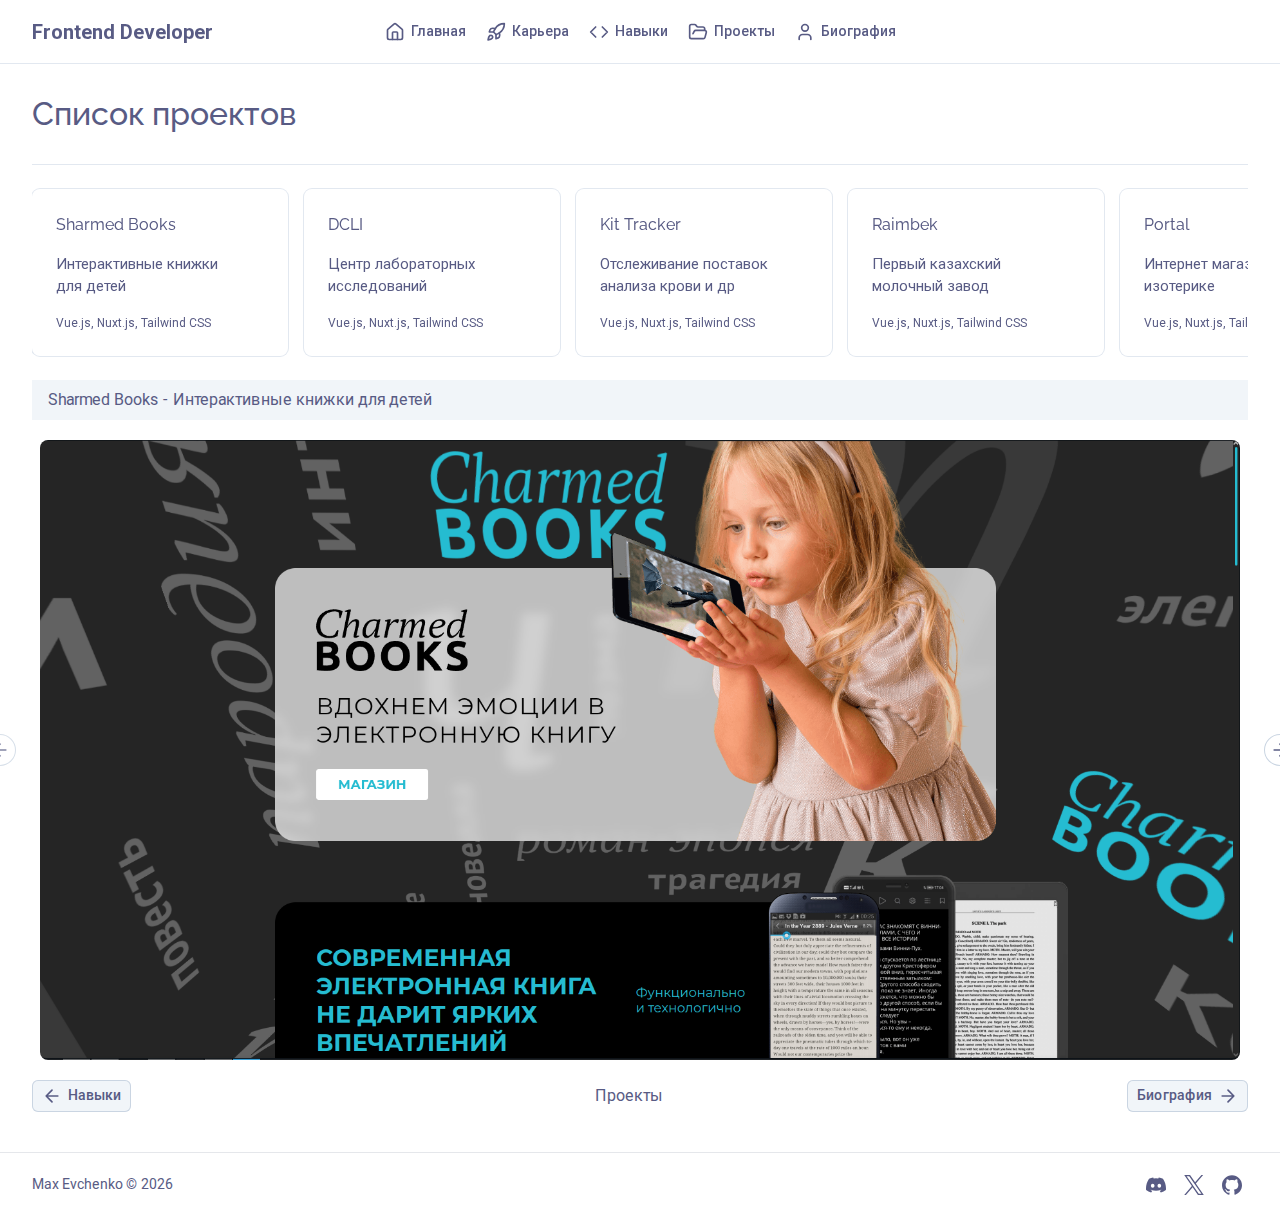
<file: en/projects/index.html>
<!DOCTYPE html><html><head><meta charset="utf-8"><meta name="viewport" content="width=device-width, initial-scale=1"><style id="nuxt-ui-colors">@layer theme {
  :root, :host {
  --ui-color-primary-50: var(--color-green-50, oklch(98.2% 0.018 155.826));
  --ui-color-primary-100: var(--color-green-100, oklch(96.2% 0.044 156.743));
  --ui-color-primary-200: var(--color-green-200, oklch(92.5% 0.084 155.995));
  --ui-color-primary-300: var(--color-green-300, oklch(87.1% 0.15 154.449));
  --ui-color-primary-400: var(--color-green-400, oklch(79.2% 0.209 151.711));
  --ui-color-primary-500: var(--color-green-500, oklch(72.3% 0.219 149.579));
  --ui-color-primary-600: var(--color-green-600, oklch(62.7% 0.194 149.214));
  --ui-color-primary-700: var(--color-green-700, oklch(52.7% 0.154 150.069));
  --ui-color-primary-800: var(--color-green-800, oklch(44.8% 0.119 151.328));
  --ui-color-primary-900: var(--color-green-900, oklch(39.3% 0.095 152.535));
  --ui-color-primary-950: var(--color-green-950, oklch(26.6% 0.065 152.934));
  --ui-color-secondary-50: var(--color-blue-50, oklch(97% 0.014 254.604));
  --ui-color-secondary-100: var(--color-blue-100, oklch(93.2% 0.032 255.585));
  --ui-color-secondary-200: var(--color-blue-200, oklch(88.2% 0.059 254.128));
  --ui-color-secondary-300: var(--color-blue-300, oklch(80.9% 0.105 251.813));
  --ui-color-secondary-400: var(--color-blue-400, oklch(70.7% 0.165 254.624));
  --ui-color-secondary-500: var(--color-blue-500, oklch(62.3% 0.214 259.815));
  --ui-color-secondary-600: var(--color-blue-600, oklch(54.6% 0.245 262.881));
  --ui-color-secondary-700: var(--color-blue-700, oklch(48.8% 0.243 264.376));
  --ui-color-secondary-800: var(--color-blue-800, oklch(42.4% 0.199 265.638));
  --ui-color-secondary-900: var(--color-blue-900, oklch(37.9% 0.146 265.522));
  --ui-color-secondary-950: var(--color-blue-950, oklch(28.2% 0.091 267.935));
  --ui-color-success-50: var(--color-green-50, oklch(98.2% 0.018 155.826));
  --ui-color-success-100: var(--color-green-100, oklch(96.2% 0.044 156.743));
  --ui-color-success-200: var(--color-green-200, oklch(92.5% 0.084 155.995));
  --ui-color-success-300: var(--color-green-300, oklch(87.1% 0.15 154.449));
  --ui-color-success-400: var(--color-green-400, oklch(79.2% 0.209 151.711));
  --ui-color-success-500: var(--color-green-500, oklch(72.3% 0.219 149.579));
  --ui-color-success-600: var(--color-green-600, oklch(62.7% 0.194 149.214));
  --ui-color-success-700: var(--color-green-700, oklch(52.7% 0.154 150.069));
  --ui-color-success-800: var(--color-green-800, oklch(44.8% 0.119 151.328));
  --ui-color-success-900: var(--color-green-900, oklch(39.3% 0.095 152.535));
  --ui-color-success-950: var(--color-green-950, oklch(26.6% 0.065 152.934));
  --ui-color-info-50: var(--color-blue-50, oklch(97% 0.014 254.604));
  --ui-color-info-100: var(--color-blue-100, oklch(93.2% 0.032 255.585));
  --ui-color-info-200: var(--color-blue-200, oklch(88.2% 0.059 254.128));
  --ui-color-info-300: var(--color-blue-300, oklch(80.9% 0.105 251.813));
  --ui-color-info-400: var(--color-blue-400, oklch(70.7% 0.165 254.624));
  --ui-color-info-500: var(--color-blue-500, oklch(62.3% 0.214 259.815));
  --ui-color-info-600: var(--color-blue-600, oklch(54.6% 0.245 262.881));
  --ui-color-info-700: var(--color-blue-700, oklch(48.8% 0.243 264.376));
  --ui-color-info-800: var(--color-blue-800, oklch(42.4% 0.199 265.638));
  --ui-color-info-900: var(--color-blue-900, oklch(37.9% 0.146 265.522));
  --ui-color-info-950: var(--color-blue-950, oklch(28.2% 0.091 267.935));
  --ui-color-warning-50: var(--color-yellow-50, oklch(98.7% 0.026 102.212));
  --ui-color-warning-100: var(--color-yellow-100, oklch(97.3% 0.071 103.193));
  --ui-color-warning-200: var(--color-yellow-200, oklch(94.5% 0.129 101.54));
  --ui-color-warning-300: var(--color-yellow-300, oklch(90.5% 0.182 98.111));
  --ui-color-warning-400: var(--color-yellow-400, oklch(85.2% 0.199 91.936));
  --ui-color-warning-500: var(--color-yellow-500, oklch(79.5% 0.184 86.047));
  --ui-color-warning-600: var(--color-yellow-600, oklch(68.1% 0.162 75.834));
  --ui-color-warning-700: var(--color-yellow-700, oklch(55.4% 0.135 66.442));
  --ui-color-warning-800: var(--color-yellow-800, oklch(47.6% 0.114 61.907));
  --ui-color-warning-900: var(--color-yellow-900, oklch(42.1% 0.095 57.708));
  --ui-color-warning-950: var(--color-yellow-950, oklch(28.6% 0.066 53.813));
  --ui-color-error-50: var(--color-red-50, oklch(97.1% 0.013 17.38));
  --ui-color-error-100: var(--color-red-100, oklch(93.6% 0.032 17.717));
  --ui-color-error-200: var(--color-red-200, oklch(88.5% 0.062 18.334));
  --ui-color-error-300: var(--color-red-300, oklch(80.8% 0.114 19.571));
  --ui-color-error-400: var(--color-red-400, oklch(70.4% 0.191 22.216));
  --ui-color-error-500: var(--color-red-500, oklch(63.7% 0.237 25.331));
  --ui-color-error-600: var(--color-red-600, oklch(57.7% 0.245 27.325));
  --ui-color-error-700: var(--color-red-700, oklch(50.5% 0.213 27.518));
  --ui-color-error-800: var(--color-red-800, oklch(44.4% 0.177 26.899));
  --ui-color-error-900: var(--color-red-900, oklch(39.6% 0.141 25.723));
  --ui-color-error-950: var(--color-red-950, oklch(25.8% 0.092 26.042));
  --ui-color-neutral-50: var(--color-slate-50, oklch(98.4% 0.003 247.858));
  --ui-color-neutral-100: var(--color-slate-100, oklch(96.8% 0.007 247.896));
  --ui-color-neutral-200: var(--color-slate-200, oklch(92.9% 0.013 255.508));
  --ui-color-neutral-300: var(--color-slate-300, oklch(86.9% 0.022 252.894));
  --ui-color-neutral-400: var(--color-slate-400, oklch(70.4% 0.04 256.788));
  --ui-color-neutral-500: var(--color-slate-500, oklch(55.4% 0.046 257.417));
  --ui-color-neutral-600: var(--color-slate-600, oklch(44.6% 0.043 257.281));
  --ui-color-neutral-700: var(--color-slate-700, oklch(37.2% 0.044 257.287));
  --ui-color-neutral-800: var(--color-slate-800, oklch(27.9% 0.041 260.031));
  --ui-color-neutral-900: var(--color-slate-900, oklch(20.8% 0.042 265.755));
  --ui-color-neutral-950: var(--color-slate-950, oklch(12.9% 0.042 264.695));
  }
  :root, :host, .light {
  --ui-primary: var(--ui-color-primary-500);
  --ui-secondary: var(--ui-color-secondary-500);
  --ui-success: var(--ui-color-success-500);
  --ui-info: var(--ui-color-info-500);
  --ui-warning: var(--ui-color-warning-500);
  --ui-error: var(--ui-color-error-500);
  }
  .dark {
  --ui-primary: var(--ui-color-primary-400);
  --ui-secondary: var(--ui-color-secondary-400);
  --ui-success: var(--ui-color-success-400);
  --ui-info: var(--ui-color-info-400);
  --ui-warning: var(--ui-color-warning-400);
  --ui-error: var(--ui-color-error-400);
  }
}</style><link rel="stylesheet" href="/_nuxt/entry.DkBGIdbI.css" crossorigin><style>@layer components {:where(.i-lucide\:arrow-left){display:inline-block;width:1em;height:1em;background-color:currentColor;-webkit-mask-image:var(--svg);mask-image:var(--svg);-webkit-mask-repeat:no-repeat;mask-repeat:no-repeat;-webkit-mask-size:100% 100%;mask-size:100% 100%;--svg:url("data:image/svg+xml,%3Csvg xmlns='http://www.w3.org/2000/svg' viewBox='0 0 24 24' width='24' height='24'%3E%3Cpath fill='none' stroke='black' stroke-linecap='round' stroke-linejoin='round' stroke-width='2' d='m12 19l-7-7l7-7m7 7H5'/%3E%3C/svg%3E")}:where(.i-lucide\:arrow-right){display:inline-block;width:1em;height:1em;background-color:currentColor;-webkit-mask-image:var(--svg);mask-image:var(--svg);-webkit-mask-repeat:no-repeat;mask-repeat:no-repeat;-webkit-mask-size:100% 100%;mask-size:100% 100%;--svg:url("data:image/svg+xml,%3Csvg xmlns='http://www.w3.org/2000/svg' viewBox='0 0 24 24' width='24' height='24'%3E%3Cpath fill='none' stroke='black' stroke-linecap='round' stroke-linejoin='round' stroke-width='2' d='M5 12h14m-7-7l7 7l-7 7'/%3E%3C/svg%3E")}:where(.i-lucide\:code){display:inline-block;width:1em;height:1em;background-color:currentColor;-webkit-mask-image:var(--svg);mask-image:var(--svg);-webkit-mask-repeat:no-repeat;mask-repeat:no-repeat;-webkit-mask-size:100% 100%;mask-size:100% 100%;--svg:url("data:image/svg+xml,%3Csvg xmlns='http://www.w3.org/2000/svg' viewBox='0 0 24 24' width='24' height='24'%3E%3Cpath fill='none' stroke='black' stroke-linecap='round' stroke-linejoin='round' stroke-width='2' d='m16 18l6-6l-6-6M8 6l-6 6l6 6'/%3E%3C/svg%3E")}:where(.i-lucide\:folder-open){display:inline-block;width:1em;height:1em;background-color:currentColor;-webkit-mask-image:var(--svg);mask-image:var(--svg);-webkit-mask-repeat:no-repeat;mask-repeat:no-repeat;-webkit-mask-size:100% 100%;mask-size:100% 100%;--svg:url("data:image/svg+xml,%3Csvg xmlns='http://www.w3.org/2000/svg' viewBox='0 0 24 24' width='24' height='24'%3E%3Cpath fill='none' stroke='black' stroke-linecap='round' stroke-linejoin='round' stroke-width='2' d='m6 14l1.5-2.9A2 2 0 0 1 9.24 10H20a2 2 0 0 1 1.94 2.5l-1.54 6a2 2 0 0 1-1.95 1.5H4a2 2 0 0 1-2-2V5a2 2 0 0 1 2-2h3.9a2 2 0 0 1 1.69.9l.81 1.2a2 2 0 0 0 1.67.9H18a2 2 0 0 1 2 2v2'/%3E%3C/svg%3E")}:where(.i-lucide\:home){display:inline-block;width:1em;height:1em;background-color:currentColor;-webkit-mask-image:var(--svg);mask-image:var(--svg);-webkit-mask-repeat:no-repeat;mask-repeat:no-repeat;-webkit-mask-size:100% 100%;mask-size:100% 100%;--svg:url("data:image/svg+xml,%3Csvg xmlns='http://www.w3.org/2000/svg' viewBox='0 0 24 24' width='24' height='24'%3E%3Cg fill='none' stroke='black' stroke-linecap='round' stroke-linejoin='round' stroke-width='2'%3E%3Cpath d='M15 21v-8a1 1 0 0 0-1-1h-4a1 1 0 0 0-1 1v8'/%3E%3Cpath d='M3 10a2 2 0 0 1 .709-1.528l7-6a2 2 0 0 1 2.582 0l7 6A2 2 0 0 1 21 10v9a2 2 0 0 1-2 2H5a2 2 0 0 1-2-2z'/%3E%3C/g%3E%3C/svg%3E")}:where(.i-lucide\:menu){display:inline-block;width:1em;height:1em;background-color:currentColor;-webkit-mask-image:var(--svg);mask-image:var(--svg);-webkit-mask-repeat:no-repeat;mask-repeat:no-repeat;-webkit-mask-size:100% 100%;mask-size:100% 100%;--svg:url("data:image/svg+xml,%3Csvg xmlns='http://www.w3.org/2000/svg' viewBox='0 0 24 24' width='24' height='24'%3E%3Cpath fill='none' stroke='black' stroke-linecap='round' stroke-linejoin='round' stroke-width='2' d='M4 5h16M4 12h16M4 19h16'/%3E%3C/svg%3E")}:where(.i-lucide\:rocket){display:inline-block;width:1em;height:1em;background-color:currentColor;-webkit-mask-image:var(--svg);mask-image:var(--svg);-webkit-mask-repeat:no-repeat;mask-repeat:no-repeat;-webkit-mask-size:100% 100%;mask-size:100% 100%;--svg:url("data:image/svg+xml,%3Csvg xmlns='http://www.w3.org/2000/svg' viewBox='0 0 24 24' width='24' height='24'%3E%3Cg fill='none' stroke='black' stroke-linecap='round' stroke-linejoin='round' stroke-width='2'%3E%3Cpath d='M4.5 16.5c-1.5 1.26-2 5-2 5s3.74-.5 5-2c.71-.84.7-2.13-.09-2.91a2.18 2.18 0 0 0-2.91-.09M12 15l-3-3a22 22 0 0 1 2-3.95A12.88 12.88 0 0 1 22 2c0 2.72-.78 7.5-6 11a22.4 22.4 0 0 1-4 2'/%3E%3Cpath d='M9 12H4s.55-3.03 2-4c1.62-1.08 5 0 5 0m1 7v5s3.03-.55 4-2c1.08-1.62 0-5 0-5'/%3E%3C/g%3E%3C/svg%3E")}:where(.i-lucide\:user){display:inline-block;width:1em;height:1em;background-color:currentColor;-webkit-mask-image:var(--svg);mask-image:var(--svg);-webkit-mask-repeat:no-repeat;mask-repeat:no-repeat;-webkit-mask-size:100% 100%;mask-size:100% 100%;--svg:url("data:image/svg+xml,%3Csvg xmlns='http://www.w3.org/2000/svg' viewBox='0 0 24 24' width='24' height='24'%3E%3Cg fill='none' stroke='black' stroke-linecap='round' stroke-linejoin='round' stroke-width='2'%3E%3Cpath d='M19 21v-2a4 4 0 0 0-4-4H9a4 4 0 0 0-4 4v2'/%3E%3Ccircle cx='12' cy='7' r='4'/%3E%3C/g%3E%3C/svg%3E")}:where(.i-simple-icons\:discord){display:inline-block;width:1em;height:1em;background-color:currentColor;-webkit-mask-image:var(--svg);mask-image:var(--svg);-webkit-mask-repeat:no-repeat;mask-repeat:no-repeat;-webkit-mask-size:100% 100%;mask-size:100% 100%;--svg:url("data:image/svg+xml,%3Csvg xmlns='http://www.w3.org/2000/svg' viewBox='0 0 24 24' width='24' height='24'%3E%3Cpath fill='black' d='M20.317 4.37a19.8 19.8 0 0 0-4.885-1.515a.074.074 0 0 0-.079.037c-.21.375-.444.864-.608 1.25a18.3 18.3 0 0 0-5.487 0a13 13 0 0 0-.617-1.25a.08.08 0 0 0-.079-.037A19.7 19.7 0 0 0 3.677 4.37a.1.1 0 0 0-.032.027C.533 9.046-.32 13.58.099 18.057a.08.08 0 0 0 .031.057a19.9 19.9 0 0 0 5.993 3.03a.08.08 0 0 0 .084-.028a14 14 0 0 0 1.226-1.994a.076.076 0 0 0-.041-.106a13 13 0 0 1-1.872-.892a.077.077 0 0 1-.008-.128a10 10 0 0 0 .372-.292a.07.07 0 0 1 .077-.01c3.928 1.793 8.18 1.793 12.062 0a.07.07 0 0 1 .078.01q.181.149.373.292a.077.077 0 0 1-.006.127a12.3 12.3 0 0 1-1.873.892a.077.077 0 0 0-.041.107c.36.698.772 1.362 1.225 1.993a.08.08 0 0 0 .084.028a19.8 19.8 0 0 0 6.002-3.03a.08.08 0 0 0 .032-.054c.5-5.177-.838-9.674-3.549-13.66a.06.06 0 0 0-.031-.03M8.02 15.33c-1.182 0-2.157-1.085-2.157-2.419c0-1.333.956-2.419 2.157-2.419c1.21 0 2.176 1.096 2.157 2.42c0 1.333-.956 2.418-2.157 2.418m7.975 0c-1.183 0-2.157-1.085-2.157-2.419c0-1.333.955-2.419 2.157-2.419c1.21 0 2.176 1.096 2.157 2.42c0 1.333-.946 2.418-2.157 2.418'/%3E%3C/svg%3E")}:where(.i-simple-icons\:github){display:inline-block;width:1em;height:1em;background-color:currentColor;-webkit-mask-image:var(--svg);mask-image:var(--svg);-webkit-mask-repeat:no-repeat;mask-repeat:no-repeat;-webkit-mask-size:100% 100%;mask-size:100% 100%;--svg:url("data:image/svg+xml,%3Csvg xmlns='http://www.w3.org/2000/svg' viewBox='0 0 24 24' width='24' height='24'%3E%3Cpath fill='black' d='M12 .297c-6.63 0-12 5.373-12 12c0 5.303 3.438 9.8 8.205 11.385c.6.113.82-.258.82-.577c0-.285-.01-1.04-.015-2.04c-3.338.724-4.042-1.61-4.042-1.61C4.422 18.07 3.633 17.7 3.633 17.7c-1.087-.744.084-.729.084-.729c1.205.084 1.838 1.236 1.838 1.236c1.07 1.835 2.809 1.305 3.495.998c.108-.776.417-1.305.76-1.605c-2.665-.3-5.466-1.332-5.466-5.93c0-1.31.465-2.38 1.235-3.22c-.135-.303-.54-1.523.105-3.176c0 0 1.005-.322 3.3 1.23c.96-.267 1.98-.399 3-.405c1.02.006 2.04.138 3 .405c2.28-1.552 3.285-1.23 3.285-1.23c.645 1.653.24 2.873.12 3.176c.765.84 1.23 1.91 1.23 3.22c0 4.61-2.805 5.625-5.475 5.92c.42.36.81 1.096.81 2.22c0 1.606-.015 2.896-.015 3.286c0 .315.21.69.825.57C20.565 22.092 24 17.592 24 12.297c0-6.627-5.373-12-12-12'/%3E%3C/svg%3E")}:where(.i-simple-icons\:x){display:inline-block;width:1em;height:1em;background-color:currentColor;-webkit-mask-image:var(--svg);mask-image:var(--svg);-webkit-mask-repeat:no-repeat;mask-repeat:no-repeat;-webkit-mask-size:100% 100%;mask-size:100% 100%;--svg:url("data:image/svg+xml,%3Csvg xmlns='http://www.w3.org/2000/svg' viewBox='0 0 24 24' width='24' height='24'%3E%3Cpath fill='black' d='M14.234 10.162L22.977 0h-2.072l-7.591 8.824L7.251 0H.258l9.168 13.343L.258 24H2.33l8.016-9.318L16.749 24h6.993zm-2.837 3.299l-.929-1.329L3.076 1.56h3.182l5.965 8.532l.929 1.329l7.754 11.09h-3.182z'/%3E%3C/svg%3E")}}</style><link rel="preload" as="fetch" crossorigin="anonymous" href="/en/projects/_payload.json?84885f0a-9cb8-4ea3-8560-3433ec0f7292"><link rel="modulepreload" as="script" crossorigin href="/_nuxt/Cz9dE_al.js"><link rel="modulepreload" as="script" crossorigin href="/_nuxt/CDSEyDCH.js"><link rel="modulepreload" as="script" crossorigin href="/_nuxt/Do8v2JNg.js"><link rel="modulepreload" as="script" crossorigin href="/_nuxt/DXQjkvIY.js"><link rel="modulepreload" as="script" crossorigin href="/_nuxt/w3JwRkNX.js"><link rel="modulepreload" as="script" crossorigin href="/_nuxt/wV255tUV.js"><link rel="modulepreload" as="script" crossorigin href="/_nuxt/B7GWy1a2.js"><link rel="modulepreload" as="script" crossorigin href="/_nuxt/B4eZ9FgW.js"><link rel="modulepreload" as="script" crossorigin href="/_nuxt/Jx-WCHDe.js"><link rel="modulepreload" as="script" crossorigin href="/_nuxt/DOoD67fW.js"><link rel="modulepreload" as="script" crossorigin href="/_nuxt/Do0_E7GY.js"><link rel="modulepreload" as="script" crossorigin href="/_nuxt/DZ_bL2th.js"><link rel="preload" as="fetch" fetchpriority="low" crossorigin="anonymous" href="/_nuxt/builds/meta/84885f0a-9cb8-4ea3-8560-3433ec0f7292.json"><script type="module" src="/_nuxt/Cz9dE_al.js" crossorigin></script></head><body><div id="__nuxt" class="isolate"><!--[--><!--[--><!----><!----><!----><header data-slot="root" class="bg-default/75 backdrop-blur border-b border-default h-(--ui-header-height) sticky top-0 z-50"><!--[--><!--]--><div class="w-full max-w-(--ui-container) mx-auto px-4 sm:px-6 lg:px-8 flex items-center justify-between gap-3 h-full" data-slot="container"><!--[--><div data-slot="left" class="lg:flex-1 flex items-center gap-1.5"><!--[--><!--[--><!--[--><button type="button" aria-label="Open menu" data-slot="base" class="rounded-md font-medium inline-flex items-center disabled:cursor-not-allowed aria-disabled:cursor-not-allowed disabled:opacity-75 aria-disabled:opacity-75 transition-colors text-sm gap-1.5 text-default hover:bg-elevated active:bg-elevated focus:outline-none focus-visible:bg-elevated hover:disabled:bg-transparent dark:hover:disabled:bg-transparent hover:aria-disabled:bg-transparent dark:hover:aria-disabled:bg-transparent p-1.5 lg:hidden -ms-1.5"><!--[--><!--[--><span class="iconify i-lucide:menu shrink-0 size-5" aria-hidden="true" style="" data-slot="leadingIcon"></span><!--]--><!--[--><!----><!--]--><!--[--><!----><!--]--><!--]--></button><!--]--><!--]--><!--]--><!--[--><a href="/" aria-label="Frontend Developer" data-slot="title" class="focus-visible:outline-primary hover:text-default transition-colors shrink-0 font-bold text-xl text-highlighted flex items-end gap-1.5"><!--[--><!--[--><!--[-->Frontend Developer<!--]--><!--]--><!--]--></a><!--]--></div><div data-slot="center" class="hidden lg:flex"><!--[--><!--[--><!----><!----><nav data-collapsed="false" data-slot="root" class="relative flex gap-1.5 [&amp;&gt;div]:min-w-0 items-center justify-between" aria-label="Main" data-orientation="horizontal" dir="ltr" data-reka-navigation-menu><!--[--><!--[--><!--]--><!--[--><!--[--><div style="position:relative;"><ul data-slot="list" class="isolate min-w-0 flex items-center" data-orientation="horizontal"><!--[--><!--[--><li data-menu-item data-slot="item" class="min-w-0 py-2"><!--[--><!--[--><a href="/" data-reka-collection-item data-slot="link" class="group relative w-full flex items-center gap-1.5 font-medium text-sm before:absolute before:z-[-1] before:rounded-md focus:outline-none focus-visible:outline-none dark:focus-visible:outline-none focus-visible:before:ring-inset focus-visible:before:ring-2 focus-visible:before:ring-primary px-2.5 py-1.5 before:inset-x-px before:inset-y-0 text-muted hover:text-highlighted hover:before:bg-elevated/50 transition-colors before:transition-colors data-[state=open]:text-highlighted data-[state=open]:before:bg-elevated/50"><!--[--><!--[--><!--[--><span class="iconify i-lucide:home shrink-0 size-5 text-dimmed group-hover:text-default transition-colors group-data-[state=open]:text-default" aria-hidden="true" style="" data-slot="linkLeadingIcon"></span><!--]--><span data-slot="linkLabel" class="truncate"><!--[-->Главная<!--]--><!----></span><!----><!--]--><!--]--></a><!----><!--]--><!----><!--]--></li><li data-menu-item data-slot="item" class="min-w-0 py-2"><!--[--><!--[--><a href="/jobs" data-reka-collection-item data-slot="link" class="group relative w-full flex items-center gap-1.5 font-medium text-sm before:absolute before:z-[-1] before:rounded-md focus:outline-none focus-visible:outline-none dark:focus-visible:outline-none focus-visible:before:ring-inset focus-visible:before:ring-2 focus-visible:before:ring-primary px-2.5 py-1.5 before:inset-x-px before:inset-y-0 text-muted hover:text-highlighted hover:before:bg-elevated/50 transition-colors before:transition-colors data-[state=open]:text-highlighted data-[state=open]:before:bg-elevated/50"><!--[--><!--[--><!--[--><span class="iconify i-lucide:rocket shrink-0 size-5 text-dimmed group-hover:text-default transition-colors group-data-[state=open]:text-default" aria-hidden="true" style="" data-slot="linkLeadingIcon"></span><!--]--><span data-slot="linkLabel" class="truncate"><!--[-->Карьера<!--]--><!----></span><!----><!--]--><!--]--></a><!----><!--]--><!----><!--]--></li><li data-menu-item data-slot="item" class="min-w-0 py-2"><!--[--><!--[--><a href="/skills" data-reka-collection-item data-slot="link" class="group relative w-full flex items-center gap-1.5 font-medium text-sm before:absolute before:z-[-1] before:rounded-md focus:outline-none focus-visible:outline-none dark:focus-visible:outline-none focus-visible:before:ring-inset focus-visible:before:ring-2 focus-visible:before:ring-primary px-2.5 py-1.5 before:inset-x-px before:inset-y-0 text-muted hover:text-highlighted hover:before:bg-elevated/50 transition-colors before:transition-colors data-[state=open]:text-highlighted data-[state=open]:before:bg-elevated/50"><!--[--><!--[--><!--[--><span class="iconify i-lucide:code shrink-0 size-5 text-dimmed group-hover:text-default transition-colors group-data-[state=open]:text-default" aria-hidden="true" style="" data-slot="linkLeadingIcon"></span><!--]--><span data-slot="linkLabel" class="truncate"><!--[-->Навыки<!--]--><!----></span><!----><!--]--><!--]--></a><!----><!--]--><!----><!--]--></li><li data-menu-item data-slot="item" class="min-w-0 py-2"><!--[--><!--[--><a href="/projects" data-reka-collection-item data-slot="link" class="group relative w-full flex items-center gap-1.5 font-medium text-sm before:absolute before:z-[-1] before:rounded-md focus:outline-none focus-visible:outline-none dark:focus-visible:outline-none focus-visible:before:ring-inset focus-visible:before:ring-2 focus-visible:before:ring-primary px-2.5 py-1.5 before:inset-x-px before:inset-y-0 text-muted hover:text-highlighted hover:before:bg-elevated/50 transition-colors before:transition-colors data-[state=open]:text-highlighted data-[state=open]:before:bg-elevated/50"><!--[--><!--[--><!--[--><span class="iconify i-lucide:folder-open shrink-0 size-5 text-dimmed group-hover:text-default transition-colors group-data-[state=open]:text-default" aria-hidden="true" style="" data-slot="linkLeadingIcon"></span><!--]--><span data-slot="linkLabel" class="truncate"><!--[-->Проекты<!--]--><!----></span><!----><!--]--><!--]--></a><!----><!--]--><!----><!--]--></li><li data-menu-item data-slot="item" class="min-w-0 py-2"><!--[--><!--[--><a href="/about" data-reka-collection-item data-slot="link" class="group relative w-full flex items-center gap-1.5 font-medium text-sm before:absolute before:z-[-1] before:rounded-md focus:outline-none focus-visible:outline-none dark:focus-visible:outline-none focus-visible:before:ring-inset focus-visible:before:ring-2 focus-visible:before:ring-primary px-2.5 py-1.5 before:inset-x-px before:inset-y-0 text-muted hover:text-highlighted hover:before:bg-elevated/50 transition-colors before:transition-colors data-[state=open]:text-highlighted data-[state=open]:before:bg-elevated/50"><!--[--><!--[--><!--[--><span class="iconify i-lucide:user shrink-0 size-5 text-dimmed group-hover:text-default transition-colors group-data-[state=open]:text-default" aria-hidden="true" style="" data-slot="linkLeadingIcon"></span><!--]--><span data-slot="linkLabel" class="truncate"><!--[-->Биография<!--]--><!----></span><!----><!--]--><!--]--></a><!----><!--]--><!----><!--]--></li><!--]--><!--]--></ul></div><!----><!--]--><!--]--><!--[--><!--]--><div data-slot="viewportWrapper" class="absolute top-full left-0 flex w-full justify-center"><!----><!----></div><!--]--></nav><!--]--><!--]--></div><div data-slot="right" class="flex items-center justify-end lg:flex-1 gap-1.5"><!--[--><!--]--><!----></div><!--]--></div><!--[--><!--]--></header><!--[--><!----><!----><!--v-if--><!--]--><!--]--><div class="min-h-[calc(100vh-var(--ui-header-height))]"><!--[--><div class="w-full max-w-(--ui-container) mx-auto px-4 sm:px-6 lg:px-8"><!--[--><div data-slot="root" class="relative border-b border-default py-8"><!----><div data-slot="container" class=""><div data-slot="wrapper" class="flex flex-col lg:flex-row lg:items-center lg:justify-between gap-4"><h1 data-slot="title" class="text-3xl sm:text-4xl text-pretty font-bold text-highlighted"><!--[-->Список проектов<!--]--></h1><!----></div><!----><!--[--><!--]--></div></div><div data-orientation="horizontal" data-slot="root" class="group relative flex items-center overflow-hidden gap-(--gap) [--duration:20s] flex-row [--gap:--spacing(4)] my-5"><!--[--><div data-slot="content" class="flex items-center shrink-0 justify-around gap-(--gap) min-w-max group-hover:[animation-play-state:paused] ![animation-direction:reverse] flex-row animate-[marquee_var(--duration)_linear_infinite] rtl:animate-[marquee-rtl_var(--duration)_linear_infinite] backface-hidden w-auto py-1"><!--[--><!--[--><div data-orientation="vertical" data-slot="root" class="relative flex rounded-lg bg-default ring ring-default transition hover:bg-elevated/50 has-focus-visible:ring-2 has-focus-visible:ring-primary w-64 shrink-0 cursor-pointer" style=""><!----><div data-slot="container" class="relative flex flex-col flex-1 lg:grid gap-x-8 gap-y-4 p-4 sm:p-6"><div data-slot="wrapper" class="flex flex-col flex-1 items-start"><div data-slot="header" class="mb-4"><!--[--><h3 class="text-[14px] font-semibold">Sharmed Books</h3><!--]--></div><!----><div data-slot="body" class="flex-1"><!--[--><!----><div data-slot="description" class="text-[15px] text-pretty text-muted line-clamp-3"><!--[-->Интерактивные книжки для детей<!--]--></div><!--]--></div><div data-slot="footer" class="pt-4 mt-auto"><!--[--><p class="text-[12px]">Vue.js, Nuxt.js, Tailwind CSS</p><!--]--></div></div><!--[--><!--]--></div><!----></div><div data-orientation="vertical" data-slot="root" class="relative flex rounded-lg bg-default ring ring-default transition hover:bg-elevated/50 has-focus-visible:ring-2 has-focus-visible:ring-primary w-64 shrink-0 cursor-pointer" style=""><!----><div data-slot="container" class="relative flex flex-col flex-1 lg:grid gap-x-8 gap-y-4 p-4 sm:p-6"><div data-slot="wrapper" class="flex flex-col flex-1 items-start"><div data-slot="header" class="mb-4"><!--[--><h3 class="text-[14px] font-semibold">DCLI</h3><!--]--></div><!----><div data-slot="body" class="flex-1"><!--[--><!----><div data-slot="description" class="text-[15px] text-pretty text-muted line-clamp-3"><!--[-->Центр лабораторных исследований<!--]--></div><!--]--></div><div data-slot="footer" class="pt-4 mt-auto"><!--[--><p class="text-[12px]">Vue.js, Nuxt.js, Tailwind CSS</p><!--]--></div></div><!--[--><!--]--></div><!----></div><div data-orientation="vertical" data-slot="root" class="relative flex rounded-lg bg-default ring ring-default transition hover:bg-elevated/50 has-focus-visible:ring-2 has-focus-visible:ring-primary w-64 shrink-0 cursor-pointer" style=""><!----><div data-slot="container" class="relative flex flex-col flex-1 lg:grid gap-x-8 gap-y-4 p-4 sm:p-6"><div data-slot="wrapper" class="flex flex-col flex-1 items-start"><div data-slot="header" class="mb-4"><!--[--><h3 class="text-[14px] font-semibold">Kit Tracker</h3><!--]--></div><!----><div data-slot="body" class="flex-1"><!--[--><!----><div data-slot="description" class="text-[15px] text-pretty text-muted line-clamp-3"><!--[-->Отслеживание поставок анализа крови и др<!--]--></div><!--]--></div><div data-slot="footer" class="pt-4 mt-auto"><!--[--><p class="text-[12px]">Vue.js, Nuxt.js, Tailwind CSS</p><!--]--></div></div><!--[--><!--]--></div><!----></div><div data-orientation="vertical" data-slot="root" class="relative flex rounded-lg bg-default ring ring-default transition hover:bg-elevated/50 has-focus-visible:ring-2 has-focus-visible:ring-primary w-64 shrink-0 cursor-pointer" style=""><!----><div data-slot="container" class="relative flex flex-col flex-1 lg:grid gap-x-8 gap-y-4 p-4 sm:p-6"><div data-slot="wrapper" class="flex flex-col flex-1 items-start"><div data-slot="header" class="mb-4"><!--[--><h3 class="text-[14px] font-semibold">Raimbek</h3><!--]--></div><!----><div data-slot="body" class="flex-1"><!--[--><!----><div data-slot="description" class="text-[15px] text-pretty text-muted line-clamp-3"><!--[-->Первый казахский молочный завод<!--]--></div><!--]--></div><div data-slot="footer" class="pt-4 mt-auto"><!--[--><p class="text-[12px]">Vue.js, Nuxt.js, Tailwind CSS</p><!--]--></div></div><!--[--><!--]--></div><!----></div><div data-orientation="vertical" data-slot="root" class="relative flex rounded-lg bg-default ring ring-default transition hover:bg-elevated/50 has-focus-visible:ring-2 has-focus-visible:ring-primary w-64 shrink-0 cursor-pointer" style=""><!----><div data-slot="container" class="relative flex flex-col flex-1 lg:grid gap-x-8 gap-y-4 p-4 sm:p-6"><div data-slot="wrapper" class="flex flex-col flex-1 items-start"><div data-slot="header" class="mb-4"><!--[--><h3 class="text-[14px] font-semibold">Portal</h3><!--]--></div><!----><div data-slot="body" class="flex-1"><!--[--><!----><div data-slot="description" class="text-[15px] text-pretty text-muted line-clamp-3"><!--[-->Интернет магазин книг по изотерике<!--]--></div><!--]--></div><div data-slot="footer" class="pt-4 mt-auto"><!--[--><p class="text-[12px]">Vue.js, Nuxt.js, Tailwind CSS</p><!--]--></div></div><!--[--><!--]--></div><!----></div><div data-orientation="vertical" data-slot="root" class="relative flex rounded-lg bg-default ring ring-default transition hover:bg-elevated/50 has-focus-visible:ring-2 has-focus-visible:ring-primary w-64 shrink-0 cursor-pointer" style=""><!----><div data-slot="container" class="relative flex flex-col flex-1 lg:grid gap-x-8 gap-y-4 p-4 sm:p-6"><div data-slot="wrapper" class="flex flex-col flex-1 items-start"><div data-slot="header" class="mb-4"><!--[--><h3 class="text-[14px] font-semibold">IdoArt</h3><!--]--></div><!----><div data-slot="body" class="flex-1"><!--[--><!----><div data-slot="description" class="text-[15px] text-pretty text-muted line-clamp-3"><!--[-->Портал по продаже курсов и обучающих материалов<!--]--></div><!--]--></div><div data-slot="footer" class="pt-4 mt-auto"><!--[--><p class="text-[12px]">Vue.js, Nuxt.js, Tailwind CSS</p><!--]--></div></div><!--[--><!--]--></div><!----></div><div data-orientation="vertical" data-slot="root" class="relative flex rounded-lg bg-default ring ring-default transition hover:bg-elevated/50 has-focus-visible:ring-2 has-focus-visible:ring-primary w-64 shrink-0 cursor-pointer" style=""><!----><div data-slot="container" class="relative flex flex-col flex-1 lg:grid gap-x-8 gap-y-4 p-4 sm:p-6"><div data-slot="wrapper" class="flex flex-col flex-1 items-start"><div data-slot="header" class="mb-4"><!--[--><h3 class="text-[14px] font-semibold">Русхимальянс</h3><!--]--></div><!----><div data-slot="body" class="flex-1"><!--[--><!----><div data-slot="description" class="text-[15px] text-pretty text-muted line-clamp-3"><!--[-->Газоперерабатывающий завод<!--]--></div><!--]--></div><div data-slot="footer" class="pt-4 mt-auto"><!--[--><p class="text-[12px]">Vue.js, Nuxt.js, Tailwind CSS</p><!--]--></div></div><!--[--><!--]--></div><!----></div><!--]--><!--]--></div><div data-slot="content" class="flex items-center shrink-0 justify-around gap-(--gap) min-w-max group-hover:[animation-play-state:paused] ![animation-direction:reverse] flex-row animate-[marquee_var(--duration)_linear_infinite] rtl:animate-[marquee-rtl_var(--duration)_linear_infinite] backface-hidden w-auto py-1"><!--[--><!--[--><div data-orientation="vertical" data-slot="root" class="relative flex rounded-lg bg-default ring ring-default transition hover:bg-elevated/50 has-focus-visible:ring-2 has-focus-visible:ring-primary w-64 shrink-0 cursor-pointer" style=""><!----><div data-slot="container" class="relative flex flex-col flex-1 lg:grid gap-x-8 gap-y-4 p-4 sm:p-6"><div data-slot="wrapper" class="flex flex-col flex-1 items-start"><div data-slot="header" class="mb-4"><!--[--><h3 class="text-[14px] font-semibold">Sharmed Books</h3><!--]--></div><!----><div data-slot="body" class="flex-1"><!--[--><!----><div data-slot="description" class="text-[15px] text-pretty text-muted line-clamp-3"><!--[-->Интерактивные книжки для детей<!--]--></div><!--]--></div><div data-slot="footer" class="pt-4 mt-auto"><!--[--><p class="text-[12px]">Vue.js, Nuxt.js, Tailwind CSS</p><!--]--></div></div><!--[--><!--]--></div><!----></div><div data-orientation="vertical" data-slot="root" class="relative flex rounded-lg bg-default ring ring-default transition hover:bg-elevated/50 has-focus-visible:ring-2 has-focus-visible:ring-primary w-64 shrink-0 cursor-pointer" style=""><!----><div data-slot="container" class="relative flex flex-col flex-1 lg:grid gap-x-8 gap-y-4 p-4 sm:p-6"><div data-slot="wrapper" class="flex flex-col flex-1 items-start"><div data-slot="header" class="mb-4"><!--[--><h3 class="text-[14px] font-semibold">DCLI</h3><!--]--></div><!----><div data-slot="body" class="flex-1"><!--[--><!----><div data-slot="description" class="text-[15px] text-pretty text-muted line-clamp-3"><!--[-->Центр лабораторных исследований<!--]--></div><!--]--></div><div data-slot="footer" class="pt-4 mt-auto"><!--[--><p class="text-[12px]">Vue.js, Nuxt.js, Tailwind CSS</p><!--]--></div></div><!--[--><!--]--></div><!----></div><div data-orientation="vertical" data-slot="root" class="relative flex rounded-lg bg-default ring ring-default transition hover:bg-elevated/50 has-focus-visible:ring-2 has-focus-visible:ring-primary w-64 shrink-0 cursor-pointer" style=""><!----><div data-slot="container" class="relative flex flex-col flex-1 lg:grid gap-x-8 gap-y-4 p-4 sm:p-6"><div data-slot="wrapper" class="flex flex-col flex-1 items-start"><div data-slot="header" class="mb-4"><!--[--><h3 class="text-[14px] font-semibold">Kit Tracker</h3><!--]--></div><!----><div data-slot="body" class="flex-1"><!--[--><!----><div data-slot="description" class="text-[15px] text-pretty text-muted line-clamp-3"><!--[-->Отслеживание поставок анализа крови и др<!--]--></div><!--]--></div><div data-slot="footer" class="pt-4 mt-auto"><!--[--><p class="text-[12px]">Vue.js, Nuxt.js, Tailwind CSS</p><!--]--></div></div><!--[--><!--]--></div><!----></div><div data-orientation="vertical" data-slot="root" class="relative flex rounded-lg bg-default ring ring-default transition hover:bg-elevated/50 has-focus-visible:ring-2 has-focus-visible:ring-primary w-64 shrink-0 cursor-pointer" style=""><!----><div data-slot="container" class="relative flex flex-col flex-1 lg:grid gap-x-8 gap-y-4 p-4 sm:p-6"><div data-slot="wrapper" class="flex flex-col flex-1 items-start"><div data-slot="header" class="mb-4"><!--[--><h3 class="text-[14px] font-semibold">Raimbek</h3><!--]--></div><!----><div data-slot="body" class="flex-1"><!--[--><!----><div data-slot="description" class="text-[15px] text-pretty text-muted line-clamp-3"><!--[-->Первый казахский молочный завод<!--]--></div><!--]--></div><div data-slot="footer" class="pt-4 mt-auto"><!--[--><p class="text-[12px]">Vue.js, Nuxt.js, Tailwind CSS</p><!--]--></div></div><!--[--><!--]--></div><!----></div><div data-orientation="vertical" data-slot="root" class="relative flex rounded-lg bg-default ring ring-default transition hover:bg-elevated/50 has-focus-visible:ring-2 has-focus-visible:ring-primary w-64 shrink-0 cursor-pointer" style=""><!----><div data-slot="container" class="relative flex flex-col flex-1 lg:grid gap-x-8 gap-y-4 p-4 sm:p-6"><div data-slot="wrapper" class="flex flex-col flex-1 items-start"><div data-slot="header" class="mb-4"><!--[--><h3 class="text-[14px] font-semibold">Portal</h3><!--]--></div><!----><div data-slot="body" class="flex-1"><!--[--><!----><div data-slot="description" class="text-[15px] text-pretty text-muted line-clamp-3"><!--[-->Интернет магазин книг по изотерике<!--]--></div><!--]--></div><div data-slot="footer" class="pt-4 mt-auto"><!--[--><p class="text-[12px]">Vue.js, Nuxt.js, Tailwind CSS</p><!--]--></div></div><!--[--><!--]--></div><!----></div><div data-orientation="vertical" data-slot="root" class="relative flex rounded-lg bg-default ring ring-default transition hover:bg-elevated/50 has-focus-visible:ring-2 has-focus-visible:ring-primary w-64 shrink-0 cursor-pointer" style=""><!----><div data-slot="container" class="relative flex flex-col flex-1 lg:grid gap-x-8 gap-y-4 p-4 sm:p-6"><div data-slot="wrapper" class="flex flex-col flex-1 items-start"><div data-slot="header" class="mb-4"><!--[--><h3 class="text-[14px] font-semibold">IdoArt</h3><!--]--></div><!----><div data-slot="body" class="flex-1"><!--[--><!----><div data-slot="description" class="text-[15px] text-pretty text-muted line-clamp-3"><!--[-->Портал по продаже курсов и обучающих материалов<!--]--></div><!--]--></div><div data-slot="footer" class="pt-4 mt-auto"><!--[--><p class="text-[12px]">Vue.js, Nuxt.js, Tailwind CSS</p><!--]--></div></div><!--[--><!--]--></div><!----></div><div data-orientation="vertical" data-slot="root" class="relative flex rounded-lg bg-default ring ring-default transition hover:bg-elevated/50 has-focus-visible:ring-2 has-focus-visible:ring-primary w-64 shrink-0 cursor-pointer" style=""><!----><div data-slot="container" class="relative flex flex-col flex-1 lg:grid gap-x-8 gap-y-4 p-4 sm:p-6"><div data-slot="wrapper" class="flex flex-col flex-1 items-start"><div data-slot="header" class="mb-4"><!--[--><h3 class="text-[14px] font-semibold">Русхимальянс</h3><!--]--></div><!----><div data-slot="body" class="flex-1"><!--[--><!----><div data-slot="description" class="text-[15px] text-pretty text-muted line-clamp-3"><!--[-->Газоперерабатывающий завод<!--]--></div><!--]--></div><div data-slot="footer" class="pt-4 mt-auto"><!--[--><p class="text-[12px]">Vue.js, Nuxt.js, Tailwind CSS</p><!--]--></div></div><!--[--><!--]--></div><!----></div><!--]--><!--]--></div><div data-slot="content" class="flex items-center shrink-0 justify-around gap-(--gap) min-w-max group-hover:[animation-play-state:paused] ![animation-direction:reverse] flex-row animate-[marquee_var(--duration)_linear_infinite] rtl:animate-[marquee-rtl_var(--duration)_linear_infinite] backface-hidden w-auto py-1"><!--[--><!--[--><div data-orientation="vertical" data-slot="root" class="relative flex rounded-lg bg-default ring ring-default transition hover:bg-elevated/50 has-focus-visible:ring-2 has-focus-visible:ring-primary w-64 shrink-0 cursor-pointer" style=""><!----><div data-slot="container" class="relative flex flex-col flex-1 lg:grid gap-x-8 gap-y-4 p-4 sm:p-6"><div data-slot="wrapper" class="flex flex-col flex-1 items-start"><div data-slot="header" class="mb-4"><!--[--><h3 class="text-[14px] font-semibold">Sharmed Books</h3><!--]--></div><!----><div data-slot="body" class="flex-1"><!--[--><!----><div data-slot="description" class="text-[15px] text-pretty text-muted line-clamp-3"><!--[-->Интерактивные книжки для детей<!--]--></div><!--]--></div><div data-slot="footer" class="pt-4 mt-auto"><!--[--><p class="text-[12px]">Vue.js, Nuxt.js, Tailwind CSS</p><!--]--></div></div><!--[--><!--]--></div><!----></div><div data-orientation="vertical" data-slot="root" class="relative flex rounded-lg bg-default ring ring-default transition hover:bg-elevated/50 has-focus-visible:ring-2 has-focus-visible:ring-primary w-64 shrink-0 cursor-pointer" style=""><!----><div data-slot="container" class="relative flex flex-col flex-1 lg:grid gap-x-8 gap-y-4 p-4 sm:p-6"><div data-slot="wrapper" class="flex flex-col flex-1 items-start"><div data-slot="header" class="mb-4"><!--[--><h3 class="text-[14px] font-semibold">DCLI</h3><!--]--></div><!----><div data-slot="body" class="flex-1"><!--[--><!----><div data-slot="description" class="text-[15px] text-pretty text-muted line-clamp-3"><!--[-->Центр лабораторных исследований<!--]--></div><!--]--></div><div data-slot="footer" class="pt-4 mt-auto"><!--[--><p class="text-[12px]">Vue.js, Nuxt.js, Tailwind CSS</p><!--]--></div></div><!--[--><!--]--></div><!----></div><div data-orientation="vertical" data-slot="root" class="relative flex rounded-lg bg-default ring ring-default transition hover:bg-elevated/50 has-focus-visible:ring-2 has-focus-visible:ring-primary w-64 shrink-0 cursor-pointer" style=""><!----><div data-slot="container" class="relative flex flex-col flex-1 lg:grid gap-x-8 gap-y-4 p-4 sm:p-6"><div data-slot="wrapper" class="flex flex-col flex-1 items-start"><div data-slot="header" class="mb-4"><!--[--><h3 class="text-[14px] font-semibold">Kit Tracker</h3><!--]--></div><!----><div data-slot="body" class="flex-1"><!--[--><!----><div data-slot="description" class="text-[15px] text-pretty text-muted line-clamp-3"><!--[-->Отслеживание поставок анализа крови и др<!--]--></div><!--]--></div><div data-slot="footer" class="pt-4 mt-auto"><!--[--><p class="text-[12px]">Vue.js, Nuxt.js, Tailwind CSS</p><!--]--></div></div><!--[--><!--]--></div><!----></div><div data-orientation="vertical" data-slot="root" class="relative flex rounded-lg bg-default ring ring-default transition hover:bg-elevated/50 has-focus-visible:ring-2 has-focus-visible:ring-primary w-64 shrink-0 cursor-pointer" style=""><!----><div data-slot="container" class="relative flex flex-col flex-1 lg:grid gap-x-8 gap-y-4 p-4 sm:p-6"><div data-slot="wrapper" class="flex flex-col flex-1 items-start"><div data-slot="header" class="mb-4"><!--[--><h3 class="text-[14px] font-semibold">Raimbek</h3><!--]--></div><!----><div data-slot="body" class="flex-1"><!--[--><!----><div data-slot="description" class="text-[15px] text-pretty text-muted line-clamp-3"><!--[-->Первый казахский молочный завод<!--]--></div><!--]--></div><div data-slot="footer" class="pt-4 mt-auto"><!--[--><p class="text-[12px]">Vue.js, Nuxt.js, Tailwind CSS</p><!--]--></div></div><!--[--><!--]--></div><!----></div><div data-orientation="vertical" data-slot="root" class="relative flex rounded-lg bg-default ring ring-default transition hover:bg-elevated/50 has-focus-visible:ring-2 has-focus-visible:ring-primary w-64 shrink-0 cursor-pointer" style=""><!----><div data-slot="container" class="relative flex flex-col flex-1 lg:grid gap-x-8 gap-y-4 p-4 sm:p-6"><div data-slot="wrapper" class="flex flex-col flex-1 items-start"><div data-slot="header" class="mb-4"><!--[--><h3 class="text-[14px] font-semibold">Portal</h3><!--]--></div><!----><div data-slot="body" class="flex-1"><!--[--><!----><div data-slot="description" class="text-[15px] text-pretty text-muted line-clamp-3"><!--[-->Интернет магазин книг по изотерике<!--]--></div><!--]--></div><div data-slot="footer" class="pt-4 mt-auto"><!--[--><p class="text-[12px]">Vue.js, Nuxt.js, Tailwind CSS</p><!--]--></div></div><!--[--><!--]--></div><!----></div><div data-orientation="vertical" data-slot="root" class="relative flex rounded-lg bg-default ring ring-default transition hover:bg-elevated/50 has-focus-visible:ring-2 has-focus-visible:ring-primary w-64 shrink-0 cursor-pointer" style=""><!----><div data-slot="container" class="relative flex flex-col flex-1 lg:grid gap-x-8 gap-y-4 p-4 sm:p-6"><div data-slot="wrapper" class="flex flex-col flex-1 items-start"><div data-slot="header" class="mb-4"><!--[--><h3 class="text-[14px] font-semibold">IdoArt</h3><!--]--></div><!----><div data-slot="body" class="flex-1"><!--[--><!----><div data-slot="description" class="text-[15px] text-pretty text-muted line-clamp-3"><!--[-->Портал по продаже курсов и обучающих материалов<!--]--></div><!--]--></div><div data-slot="footer" class="pt-4 mt-auto"><!--[--><p class="text-[12px]">Vue.js, Nuxt.js, Tailwind CSS</p><!--]--></div></div><!--[--><!--]--></div><!----></div><div data-orientation="vertical" data-slot="root" class="relative flex rounded-lg bg-default ring ring-default transition hover:bg-elevated/50 has-focus-visible:ring-2 has-focus-visible:ring-primary w-64 shrink-0 cursor-pointer" style=""><!----><div data-slot="container" class="relative flex flex-col flex-1 lg:grid gap-x-8 gap-y-4 p-4 sm:p-6"><div data-slot="wrapper" class="flex flex-col flex-1 items-start"><div data-slot="header" class="mb-4"><!--[--><h3 class="text-[14px] font-semibold">Русхимальянс</h3><!--]--></div><!----><div data-slot="body" class="flex-1"><!--[--><!----><div data-slot="description" class="text-[15px] text-pretty text-muted line-clamp-3"><!--[-->Газоперерабатывающий завод<!--]--></div><!--]--></div><div data-slot="footer" class="pt-4 mt-auto"><!--[--><p class="text-[12px]">Vue.js, Nuxt.js, Tailwind CSS</p><!--]--></div></div><!--[--><!--]--></div><!----></div><!--]--><!--]--></div><div data-slot="content" class="flex items-center shrink-0 justify-around gap-(--gap) min-w-max group-hover:[animation-play-state:paused] ![animation-direction:reverse] flex-row animate-[marquee_var(--duration)_linear_infinite] rtl:animate-[marquee-rtl_var(--duration)_linear_infinite] backface-hidden w-auto py-1"><!--[--><!--[--><div data-orientation="vertical" data-slot="root" class="relative flex rounded-lg bg-default ring ring-default transition hover:bg-elevated/50 has-focus-visible:ring-2 has-focus-visible:ring-primary w-64 shrink-0 cursor-pointer" style=""><!----><div data-slot="container" class="relative flex flex-col flex-1 lg:grid gap-x-8 gap-y-4 p-4 sm:p-6"><div data-slot="wrapper" class="flex flex-col flex-1 items-start"><div data-slot="header" class="mb-4"><!--[--><h3 class="text-[14px] font-semibold">Sharmed Books</h3><!--]--></div><!----><div data-slot="body" class="flex-1"><!--[--><!----><div data-slot="description" class="text-[15px] text-pretty text-muted line-clamp-3"><!--[-->Интерактивные книжки для детей<!--]--></div><!--]--></div><div data-slot="footer" class="pt-4 mt-auto"><!--[--><p class="text-[12px]">Vue.js, Nuxt.js, Tailwind CSS</p><!--]--></div></div><!--[--><!--]--></div><!----></div><div data-orientation="vertical" data-slot="root" class="relative flex rounded-lg bg-default ring ring-default transition hover:bg-elevated/50 has-focus-visible:ring-2 has-focus-visible:ring-primary w-64 shrink-0 cursor-pointer" style=""><!----><div data-slot="container" class="relative flex flex-col flex-1 lg:grid gap-x-8 gap-y-4 p-4 sm:p-6"><div data-slot="wrapper" class="flex flex-col flex-1 items-start"><div data-slot="header" class="mb-4"><!--[--><h3 class="text-[14px] font-semibold">DCLI</h3><!--]--></div><!----><div data-slot="body" class="flex-1"><!--[--><!----><div data-slot="description" class="text-[15px] text-pretty text-muted line-clamp-3"><!--[-->Центр лабораторных исследований<!--]--></div><!--]--></div><div data-slot="footer" class="pt-4 mt-auto"><!--[--><p class="text-[12px]">Vue.js, Nuxt.js, Tailwind CSS</p><!--]--></div></div><!--[--><!--]--></div><!----></div><div data-orientation="vertical" data-slot="root" class="relative flex rounded-lg bg-default ring ring-default transition hover:bg-elevated/50 has-focus-visible:ring-2 has-focus-visible:ring-primary w-64 shrink-0 cursor-pointer" style=""><!----><div data-slot="container" class="relative flex flex-col flex-1 lg:grid gap-x-8 gap-y-4 p-4 sm:p-6"><div data-slot="wrapper" class="flex flex-col flex-1 items-start"><div data-slot="header" class="mb-4"><!--[--><h3 class="text-[14px] font-semibold">Kit Tracker</h3><!--]--></div><!----><div data-slot="body" class="flex-1"><!--[--><!----><div data-slot="description" class="text-[15px] text-pretty text-muted line-clamp-3"><!--[-->Отслеживание поставок анализа крови и др<!--]--></div><!--]--></div><div data-slot="footer" class="pt-4 mt-auto"><!--[--><p class="text-[12px]">Vue.js, Nuxt.js, Tailwind CSS</p><!--]--></div></div><!--[--><!--]--></div><!----></div><div data-orientation="vertical" data-slot="root" class="relative flex rounded-lg bg-default ring ring-default transition hover:bg-elevated/50 has-focus-visible:ring-2 has-focus-visible:ring-primary w-64 shrink-0 cursor-pointer" style=""><!----><div data-slot="container" class="relative flex flex-col flex-1 lg:grid gap-x-8 gap-y-4 p-4 sm:p-6"><div data-slot="wrapper" class="flex flex-col flex-1 items-start"><div data-slot="header" class="mb-4"><!--[--><h3 class="text-[14px] font-semibold">Raimbek</h3><!--]--></div><!----><div data-slot="body" class="flex-1"><!--[--><!----><div data-slot="description" class="text-[15px] text-pretty text-muted line-clamp-3"><!--[-->Первый казахский молочный завод<!--]--></div><!--]--></div><div data-slot="footer" class="pt-4 mt-auto"><!--[--><p class="text-[12px]">Vue.js, Nuxt.js, Tailwind CSS</p><!--]--></div></div><!--[--><!--]--></div><!----></div><div data-orientation="vertical" data-slot="root" class="relative flex rounded-lg bg-default ring ring-default transition hover:bg-elevated/50 has-focus-visible:ring-2 has-focus-visible:ring-primary w-64 shrink-0 cursor-pointer" style=""><!----><div data-slot="container" class="relative flex flex-col flex-1 lg:grid gap-x-8 gap-y-4 p-4 sm:p-6"><div data-slot="wrapper" class="flex flex-col flex-1 items-start"><div data-slot="header" class="mb-4"><!--[--><h3 class="text-[14px] font-semibold">Portal</h3><!--]--></div><!----><div data-slot="body" class="flex-1"><!--[--><!----><div data-slot="description" class="text-[15px] text-pretty text-muted line-clamp-3"><!--[-->Интернет магазин книг по изотерике<!--]--></div><!--]--></div><div data-slot="footer" class="pt-4 mt-auto"><!--[--><p class="text-[12px]">Vue.js, Nuxt.js, Tailwind CSS</p><!--]--></div></div><!--[--><!--]--></div><!----></div><div data-orientation="vertical" data-slot="root" class="relative flex rounded-lg bg-default ring ring-default transition hover:bg-elevated/50 has-focus-visible:ring-2 has-focus-visible:ring-primary w-64 shrink-0 cursor-pointer" style=""><!----><div data-slot="container" class="relative flex flex-col flex-1 lg:grid gap-x-8 gap-y-4 p-4 sm:p-6"><div data-slot="wrapper" class="flex flex-col flex-1 items-start"><div data-slot="header" class="mb-4"><!--[--><h3 class="text-[14px] font-semibold">IdoArt</h3><!--]--></div><!----><div data-slot="body" class="flex-1"><!--[--><!----><div data-slot="description" class="text-[15px] text-pretty text-muted line-clamp-3"><!--[-->Портал по продаже курсов и обучающих материалов<!--]--></div><!--]--></div><div data-slot="footer" class="pt-4 mt-auto"><!--[--><p class="text-[12px]">Vue.js, Nuxt.js, Tailwind CSS</p><!--]--></div></div><!--[--><!--]--></div><!----></div><div data-orientation="vertical" data-slot="root" class="relative flex rounded-lg bg-default ring ring-default transition hover:bg-elevated/50 has-focus-visible:ring-2 has-focus-visible:ring-primary w-64 shrink-0 cursor-pointer" style=""><!----><div data-slot="container" class="relative flex flex-col flex-1 lg:grid gap-x-8 gap-y-4 p-4 sm:p-6"><div data-slot="wrapper" class="flex flex-col flex-1 items-start"><div data-slot="header" class="mb-4"><!--[--><h3 class="text-[14px] font-semibold">Русхимальянс</h3><!--]--></div><!----><div data-slot="body" class="flex-1"><!--[--><!----><div data-slot="description" class="text-[15px] text-pretty text-muted line-clamp-3"><!--[-->Газоперерабатывающий завод<!--]--></div><!--]--></div><div data-slot="footer" class="pt-4 mt-auto"><!--[--><p class="text-[12px]">Vue.js, Nuxt.js, Tailwind CSS</p><!--]--></div></div><!--[--><!--]--></div><!----></div><!--]--><!--]--></div><!--]--></div><div class="w-full bg-neutral-100 px-4 py-2 my-5">Sharmed Books - Интерактивные книжки для детей</div><div role="region" aria-roledescription="carousel" data-orientation="horizontal" tabindex="0" data-slot="root" class="relative focus:outline-none mx-auto w-full mb-5"><div data-slot="viewport" class="overflow-hidden"><div data-slot="container" class="flex items-start flex-row -ms-4"><!--[--><div role="group" aria-roledescription="slide" data-slot="item" class="min-w-0 shrink-0 basis-full ps-4"><!--[--><img alt="charmed-books" src="/images/projects/charmed-books/1.png" class="rounded-lg max-h-[620px] mx-auto object-cover"><!--]--></div><div role="group" aria-roledescription="slide" data-slot="item" class="min-w-0 shrink-0 basis-full ps-4"><!--[--><img alt="charmed-books" src="/images/projects/charmed-books/2.png" class="rounded-lg max-h-[620px] mx-auto object-cover"><!--]--></div><div role="group" aria-roledescription="slide" data-slot="item" class="min-w-0 shrink-0 basis-full ps-4"><!--[--><img alt="charmed-books" src="/images/projects/charmed-books/3.png" class="rounded-lg max-h-[620px] mx-auto object-cover"><!--]--></div><!--]--></div></div><div data-slot="controls" class=""><div data-slot="arrows" class=""><!--[--><!--[--><button type="button" disabled aria-label="Prev" data-slot="base" class="font-medium inline-flex items-center disabled:cursor-not-allowed aria-disabled:cursor-not-allowed disabled:opacity-75 aria-disabled:opacity-75 transition-colors text-sm gap-1.5 ring ring-inset ring-accented text-default bg-default hover:bg-elevated active:bg-elevated disabled:bg-default aria-disabled:bg-default focus:outline-none focus-visible:ring-2 focus-visible:ring-inverted p-1.5 absolute rounded-full start-4 sm:-start-12 top-1/2 -translate-y-1/2"><!--[--><!--[--><span class="iconify i-lucide:arrow-left shrink-0 size-5" aria-hidden="true" style="" data-slot="leadingIcon"></span><!--]--><!--[--><!----><!--]--><!--[--><!----><!--]--><!--]--></button><!--]--><!--]--><!--[--><!--[--><button type="button" disabled aria-label="Next" data-slot="base" class="font-medium inline-flex items-center disabled:cursor-not-allowed aria-disabled:cursor-not-allowed disabled:opacity-75 aria-disabled:opacity-75 transition-colors text-sm gap-1.5 ring ring-inset ring-accented text-default bg-default hover:bg-elevated active:bg-elevated disabled:bg-default aria-disabled:bg-default focus:outline-none focus-visible:ring-2 focus-visible:ring-inverted p-1.5 absolute rounded-full end-4 sm:-end-12 top-1/2 -translate-y-1/2"><!--[--><!--[--><span class="iconify i-lucide:arrow-right shrink-0 size-5" aria-hidden="true" style="" data-slot="leadingIcon"></span><!--]--><!--[--><!----><!--]--><!--[--><!----><!--]--><!--]--></button><!--]--><!--]--></div><!----></div></div><div class="actions flex flex-row justify-between items-center w-full mb-10"><!--[--><a href="/skills" data-slot="base" class="rounded-md font-medium inline-flex items-center disabled:cursor-not-allowed aria-disabled:cursor-not-allowed disabled:opacity-75 aria-disabled:opacity-75 transition-colors px-2.5 py-1.5 text-sm gap-1.5 ring ring-inset ring-accented text-default bg-default hover:bg-elevated active:bg-elevated disabled:bg-default aria-disabled:bg-default focus:outline-none focus-visible:ring-2 focus-visible:ring-inverted"><!--[--><!--[--><span class="iconify i-lucide:arrow-left shrink-0 size-5" aria-hidden="true" style="" data-slot="leadingIcon"></span><!--]--><!--[-->Навыки<!--]--><!--[--><!----><!--]--><!--]--></a><!--]--><p>Проекты</p><!--[--><a href="/about" data-slot="base" class="rounded-md font-medium inline-flex items-center disabled:cursor-not-allowed aria-disabled:cursor-not-allowed disabled:opacity-75 aria-disabled:opacity-75 transition-colors px-2.5 py-1.5 text-sm gap-1.5 ring ring-inset ring-accented text-default bg-default hover:bg-elevated active:bg-elevated disabled:bg-default aria-disabled:bg-default focus:outline-none focus-visible:ring-2 focus-visible:ring-inverted"><!--[--><!--[--><!----><!--]--><!--[-->Биография<!--]--><!--[--><span class="iconify i-lucide:arrow-right shrink-0 size-5" aria-hidden="true" style="" data-slot="trailingIcon"></span><!--]--><!--]--></a><!--]--></div><!--]--></div><!--]--></div><footer data-slot="root" class="border border-t-gray-200 border-b-0 border-x-0"><!----><div class="w-full max-w-(--ui-container) mx-auto px-4 sm:px-6 lg:px-8 py-8 lg:py-4 lg:flex lg:items-center lg:justify-between lg:gap-x-3" data-slot="container"><!--[--><div data-slot="right" class="lg:flex-1 flex items-center justify-center lg:justify-end gap-x-1.5 lg:order-3"><!--[--><!--[--><!--[--><a href="https://go.nuxt.com/discord" rel="noopener noreferrer" target="_blank" aria-label="Discord" data-slot="base" class="rounded-md font-medium inline-flex items-center disabled:cursor-not-allowed aria-disabled:cursor-not-allowed disabled:opacity-75 aria-disabled:opacity-75 transition-colors text-sm gap-1.5 text-default hover:bg-elevated active:bg-elevated focus:outline-none focus-visible:bg-elevated hover:disabled:bg-transparent dark:hover:disabled:bg-transparent hover:aria-disabled:bg-transparent dark:hover:aria-disabled:bg-transparent p-1.5"><!--[--><!--[--><span class="iconify i-simple-icons:discord shrink-0 size-5" aria-hidden="true" style="" data-slot="leadingIcon"></span><!--]--><!--[--><!----><!--]--><!--[--><!----><!--]--><!--]--></a><!--]--><!--]--><!--[--><!--[--><a href="https://go.nuxt.com/x" rel="noopener noreferrer" target="_blank" aria-label="X" data-slot="base" class="rounded-md font-medium inline-flex items-center disabled:cursor-not-allowed aria-disabled:cursor-not-allowed disabled:opacity-75 aria-disabled:opacity-75 transition-colors text-sm gap-1.5 text-default hover:bg-elevated active:bg-elevated focus:outline-none focus-visible:bg-elevated hover:disabled:bg-transparent dark:hover:disabled:bg-transparent hover:aria-disabled:bg-transparent dark:hover:aria-disabled:bg-transparent p-1.5"><!--[--><!--[--><span class="iconify i-simple-icons:x shrink-0 size-5" aria-hidden="true" style="" data-slot="leadingIcon"></span><!--]--><!--[--><!----><!--]--><!--[--><!----><!--]--><!--]--></a><!--]--><!--]--><!--[--><!--[--><a href="https://github.com/nuxt/nuxt" rel="noopener noreferrer" target="_blank" aria-label="GitHub" data-slot="base" class="rounded-md font-medium inline-flex items-center disabled:cursor-not-allowed aria-disabled:cursor-not-allowed disabled:opacity-75 aria-disabled:opacity-75 transition-colors text-sm gap-1.5 text-default hover:bg-elevated active:bg-elevated focus:outline-none focus-visible:bg-elevated hover:disabled:bg-transparent dark:hover:disabled:bg-transparent hover:aria-disabled:bg-transparent dark:hover:aria-disabled:bg-transparent p-1.5"><!--[--><!--[--><span class="iconify i-simple-icons:github shrink-0 size-5" aria-hidden="true" style="" data-slot="leadingIcon"></span><!--]--><!--[--><!----><!--]--><!--[--><!----><!--]--><!--]--></a><!--]--><!--]--><!--]--></div><div data-slot="center" class="mt-3 lg:mt-0 lg:order-2 flex items-center justify-center"><!--[--><!--[--><!----><!----><nav data-collapsed="false" data-slot="root" class="relative flex gap-1.5 [&amp;&gt;div]:min-w-0 items-center justify-between" aria-label="Main" data-orientation="horizontal" dir="ltr" data-reka-navigation-menu><!--[--><!--[--><!--]--><!--[--><!--]--><!--[--><!--]--><div data-slot="viewportWrapper" class="absolute top-full left-0 flex w-full justify-center"><!----><!----></div><!--]--></nav><!--]--><!--]--></div><div data-slot="left" class="flex items-center justify-center lg:justify-start lg:flex-1 gap-x-1.5 mt-3 lg:mt-0 lg:order-1"><!--[--><p class="text-muted text-sm">Max Evchenko © 2026</p><!--]--></div><!--]--></div><!----></footer><!--]--></div><div id="teleports"></div><script type="application/json" data-nuxt-data="nuxt-app" data-ssr="true" id="__NUXT_DATA__" data-src="/en/projects/_payload.json?84885f0a-9cb8-4ea3-8560-3433ec0f7292">[{"state":1,"once":10,"_errors":11,"serverRendered":6,"path":13,"prerenderedAt":14},["Reactive",2],{"$si18n:cached-locale-configs":3,"$si18n:resolved-locale":9},{"ru":4,"en":7},{"fallbacks":5,"cacheable":6},[],true,{"fallbacks":8,"cacheable":6},[],"en",["Set"],["ShallowReactive",12],{},"/en/projects",1768603388736]</script><script>window.__NUXT__={};window.__NUXT__.config={public:{i18n:{baseUrl:"",defaultLocale:"ru",rootRedirect:"",redirectStatusCode:302,skipSettingLocaleOnNavigate:false,locales:[{code:"ru",name:"Русский",language:""},{code:"en",name:"English",language:""}],detectBrowserLanguage:{alwaysRedirect:false,cookieCrossOrigin:false,cookieDomain:"",cookieKey:"i18n_redirected",cookieSecure:false,fallbackLocale:"",redirectOn:"root",useCookie:true},experimental:{localeDetector:"",typedPages:true,typedOptionsAndMessages:false,alternateLinkCanonicalQueries:true,devCache:false,cacheLifetime:"",stripMessagesPayload:false,preload:false,strictSeo:false,nitroContextDetection:true,httpCacheDuration:10},domainLocales:{ru:{domain:""},en:{domain:""}}}},app:{baseURL:"/",buildId:"84885f0a-9cb8-4ea3-8560-3433ec0f7292",buildAssetsDir:"/_nuxt/",cdnURL:""}}</script></body></html>
</file>
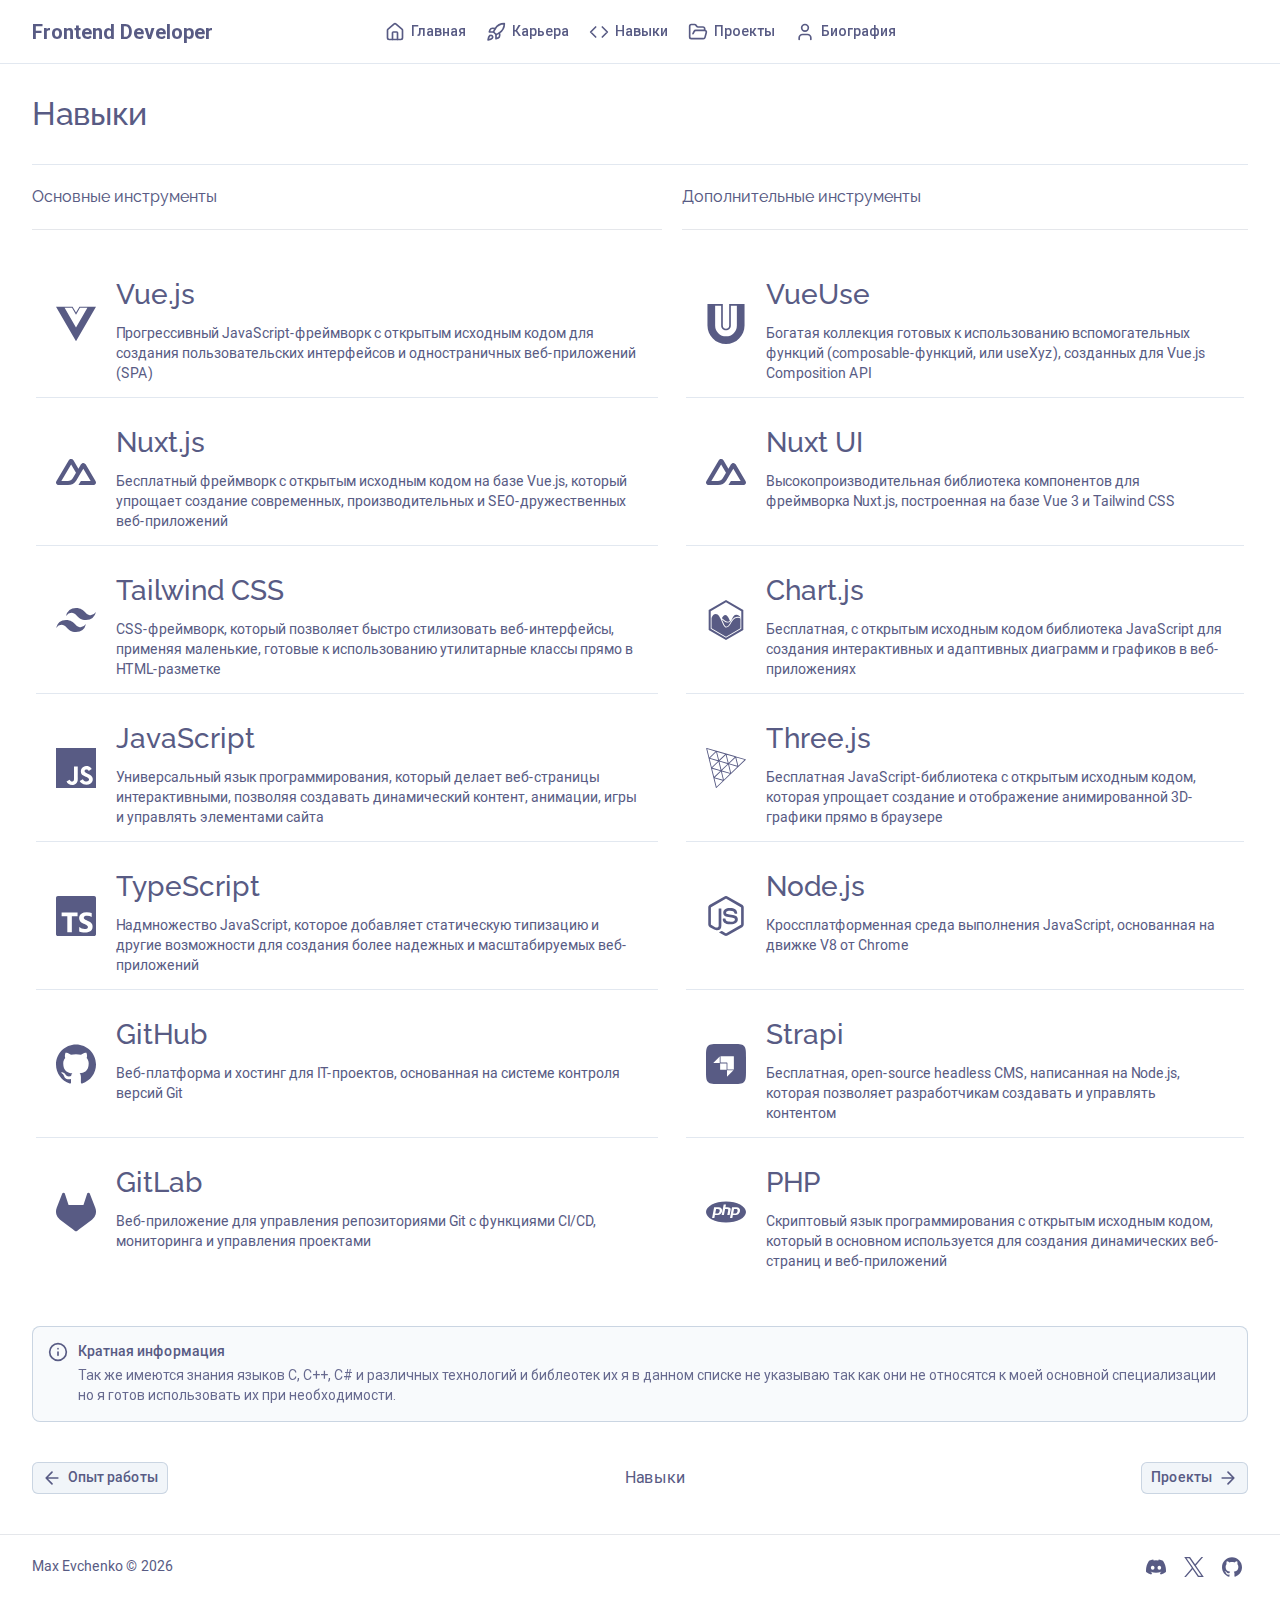
<file: en/skills/index.html>
<!DOCTYPE html><html><head><meta charset="utf-8"><meta name="viewport" content="width=device-width, initial-scale=1"><style id="nuxt-ui-colors">@layer theme {
  :root, :host {
  --ui-color-primary-50: var(--color-green-50, oklch(98.2% 0.018 155.826));
  --ui-color-primary-100: var(--color-green-100, oklch(96.2% 0.044 156.743));
  --ui-color-primary-200: var(--color-green-200, oklch(92.5% 0.084 155.995));
  --ui-color-primary-300: var(--color-green-300, oklch(87.1% 0.15 154.449));
  --ui-color-primary-400: var(--color-green-400, oklch(79.2% 0.209 151.711));
  --ui-color-primary-500: var(--color-green-500, oklch(72.3% 0.219 149.579));
  --ui-color-primary-600: var(--color-green-600, oklch(62.7% 0.194 149.214));
  --ui-color-primary-700: var(--color-green-700, oklch(52.7% 0.154 150.069));
  --ui-color-primary-800: var(--color-green-800, oklch(44.8% 0.119 151.328));
  --ui-color-primary-900: var(--color-green-900, oklch(39.3% 0.095 152.535));
  --ui-color-primary-950: var(--color-green-950, oklch(26.6% 0.065 152.934));
  --ui-color-secondary-50: var(--color-blue-50, oklch(97% 0.014 254.604));
  --ui-color-secondary-100: var(--color-blue-100, oklch(93.2% 0.032 255.585));
  --ui-color-secondary-200: var(--color-blue-200, oklch(88.2% 0.059 254.128));
  --ui-color-secondary-300: var(--color-blue-300, oklch(80.9% 0.105 251.813));
  --ui-color-secondary-400: var(--color-blue-400, oklch(70.7% 0.165 254.624));
  --ui-color-secondary-500: var(--color-blue-500, oklch(62.3% 0.214 259.815));
  --ui-color-secondary-600: var(--color-blue-600, oklch(54.6% 0.245 262.881));
  --ui-color-secondary-700: var(--color-blue-700, oklch(48.8% 0.243 264.376));
  --ui-color-secondary-800: var(--color-blue-800, oklch(42.4% 0.199 265.638));
  --ui-color-secondary-900: var(--color-blue-900, oklch(37.9% 0.146 265.522));
  --ui-color-secondary-950: var(--color-blue-950, oklch(28.2% 0.091 267.935));
  --ui-color-success-50: var(--color-green-50, oklch(98.2% 0.018 155.826));
  --ui-color-success-100: var(--color-green-100, oklch(96.2% 0.044 156.743));
  --ui-color-success-200: var(--color-green-200, oklch(92.5% 0.084 155.995));
  --ui-color-success-300: var(--color-green-300, oklch(87.1% 0.15 154.449));
  --ui-color-success-400: var(--color-green-400, oklch(79.2% 0.209 151.711));
  --ui-color-success-500: var(--color-green-500, oklch(72.3% 0.219 149.579));
  --ui-color-success-600: var(--color-green-600, oklch(62.7% 0.194 149.214));
  --ui-color-success-700: var(--color-green-700, oklch(52.7% 0.154 150.069));
  --ui-color-success-800: var(--color-green-800, oklch(44.8% 0.119 151.328));
  --ui-color-success-900: var(--color-green-900, oklch(39.3% 0.095 152.535));
  --ui-color-success-950: var(--color-green-950, oklch(26.6% 0.065 152.934));
  --ui-color-info-50: var(--color-blue-50, oklch(97% 0.014 254.604));
  --ui-color-info-100: var(--color-blue-100, oklch(93.2% 0.032 255.585));
  --ui-color-info-200: var(--color-blue-200, oklch(88.2% 0.059 254.128));
  --ui-color-info-300: var(--color-blue-300, oklch(80.9% 0.105 251.813));
  --ui-color-info-400: var(--color-blue-400, oklch(70.7% 0.165 254.624));
  --ui-color-info-500: var(--color-blue-500, oklch(62.3% 0.214 259.815));
  --ui-color-info-600: var(--color-blue-600, oklch(54.6% 0.245 262.881));
  --ui-color-info-700: var(--color-blue-700, oklch(48.8% 0.243 264.376));
  --ui-color-info-800: var(--color-blue-800, oklch(42.4% 0.199 265.638));
  --ui-color-info-900: var(--color-blue-900, oklch(37.9% 0.146 265.522));
  --ui-color-info-950: var(--color-blue-950, oklch(28.2% 0.091 267.935));
  --ui-color-warning-50: var(--color-yellow-50, oklch(98.7% 0.026 102.212));
  --ui-color-warning-100: var(--color-yellow-100, oklch(97.3% 0.071 103.193));
  --ui-color-warning-200: var(--color-yellow-200, oklch(94.5% 0.129 101.54));
  --ui-color-warning-300: var(--color-yellow-300, oklch(90.5% 0.182 98.111));
  --ui-color-warning-400: var(--color-yellow-400, oklch(85.2% 0.199 91.936));
  --ui-color-warning-500: var(--color-yellow-500, oklch(79.5% 0.184 86.047));
  --ui-color-warning-600: var(--color-yellow-600, oklch(68.1% 0.162 75.834));
  --ui-color-warning-700: var(--color-yellow-700, oklch(55.4% 0.135 66.442));
  --ui-color-warning-800: var(--color-yellow-800, oklch(47.6% 0.114 61.907));
  --ui-color-warning-900: var(--color-yellow-900, oklch(42.1% 0.095 57.708));
  --ui-color-warning-950: var(--color-yellow-950, oklch(28.6% 0.066 53.813));
  --ui-color-error-50: var(--color-red-50, oklch(97.1% 0.013 17.38));
  --ui-color-error-100: var(--color-red-100, oklch(93.6% 0.032 17.717));
  --ui-color-error-200: var(--color-red-200, oklch(88.5% 0.062 18.334));
  --ui-color-error-300: var(--color-red-300, oklch(80.8% 0.114 19.571));
  --ui-color-error-400: var(--color-red-400, oklch(70.4% 0.191 22.216));
  --ui-color-error-500: var(--color-red-500, oklch(63.7% 0.237 25.331));
  --ui-color-error-600: var(--color-red-600, oklch(57.7% 0.245 27.325));
  --ui-color-error-700: var(--color-red-700, oklch(50.5% 0.213 27.518));
  --ui-color-error-800: var(--color-red-800, oklch(44.4% 0.177 26.899));
  --ui-color-error-900: var(--color-red-900, oklch(39.6% 0.141 25.723));
  --ui-color-error-950: var(--color-red-950, oklch(25.8% 0.092 26.042));
  --ui-color-neutral-50: var(--color-slate-50, oklch(98.4% 0.003 247.858));
  --ui-color-neutral-100: var(--color-slate-100, oklch(96.8% 0.007 247.896));
  --ui-color-neutral-200: var(--color-slate-200, oklch(92.9% 0.013 255.508));
  --ui-color-neutral-300: var(--color-slate-300, oklch(86.9% 0.022 252.894));
  --ui-color-neutral-400: var(--color-slate-400, oklch(70.4% 0.04 256.788));
  --ui-color-neutral-500: var(--color-slate-500, oklch(55.4% 0.046 257.417));
  --ui-color-neutral-600: var(--color-slate-600, oklch(44.6% 0.043 257.281));
  --ui-color-neutral-700: var(--color-slate-700, oklch(37.2% 0.044 257.287));
  --ui-color-neutral-800: var(--color-slate-800, oklch(27.9% 0.041 260.031));
  --ui-color-neutral-900: var(--color-slate-900, oklch(20.8% 0.042 265.755));
  --ui-color-neutral-950: var(--color-slate-950, oklch(12.9% 0.042 264.695));
  }
  :root, :host, .light {
  --ui-primary: var(--ui-color-primary-500);
  --ui-secondary: var(--ui-color-secondary-500);
  --ui-success: var(--ui-color-success-500);
  --ui-info: var(--ui-color-info-500);
  --ui-warning: var(--ui-color-warning-500);
  --ui-error: var(--ui-color-error-500);
  }
  .dark {
  --ui-primary: var(--ui-color-primary-400);
  --ui-secondary: var(--ui-color-secondary-400);
  --ui-success: var(--ui-color-success-400);
  --ui-info: var(--ui-color-info-400);
  --ui-warning: var(--ui-color-warning-400);
  --ui-error: var(--ui-color-error-400);
  }
}</style><link rel="stylesheet" href="/_nuxt/entry.DkBGIdbI.css" crossorigin><style>@layer components {:where(.i-lucide\:arrow-left){display:inline-block;width:1em;height:1em;background-color:currentColor;-webkit-mask-image:var(--svg);mask-image:var(--svg);-webkit-mask-repeat:no-repeat;mask-repeat:no-repeat;-webkit-mask-size:100% 100%;mask-size:100% 100%;--svg:url("data:image/svg+xml,%3Csvg xmlns='http://www.w3.org/2000/svg' viewBox='0 0 24 24' width='24' height='24'%3E%3Cpath fill='none' stroke='black' stroke-linecap='round' stroke-linejoin='round' stroke-width='2' d='m12 19l-7-7l7-7m7 7H5'/%3E%3C/svg%3E")}:where(.i-lucide\:arrow-right){display:inline-block;width:1em;height:1em;background-color:currentColor;-webkit-mask-image:var(--svg);mask-image:var(--svg);-webkit-mask-repeat:no-repeat;mask-repeat:no-repeat;-webkit-mask-size:100% 100%;mask-size:100% 100%;--svg:url("data:image/svg+xml,%3Csvg xmlns='http://www.w3.org/2000/svg' viewBox='0 0 24 24' width='24' height='24'%3E%3Cpath fill='none' stroke='black' stroke-linecap='round' stroke-linejoin='round' stroke-width='2' d='M5 12h14m-7-7l7 7l-7 7'/%3E%3C/svg%3E")}:where(.i-lucide\:code){display:inline-block;width:1em;height:1em;background-color:currentColor;-webkit-mask-image:var(--svg);mask-image:var(--svg);-webkit-mask-repeat:no-repeat;mask-repeat:no-repeat;-webkit-mask-size:100% 100%;mask-size:100% 100%;--svg:url("data:image/svg+xml,%3Csvg xmlns='http://www.w3.org/2000/svg' viewBox='0 0 24 24' width='24' height='24'%3E%3Cpath fill='none' stroke='black' stroke-linecap='round' stroke-linejoin='round' stroke-width='2' d='m16 18l6-6l-6-6M8 6l-6 6l6 6'/%3E%3C/svg%3E")}:where(.i-lucide\:folder-open){display:inline-block;width:1em;height:1em;background-color:currentColor;-webkit-mask-image:var(--svg);mask-image:var(--svg);-webkit-mask-repeat:no-repeat;mask-repeat:no-repeat;-webkit-mask-size:100% 100%;mask-size:100% 100%;--svg:url("data:image/svg+xml,%3Csvg xmlns='http://www.w3.org/2000/svg' viewBox='0 0 24 24' width='24' height='24'%3E%3Cpath fill='none' stroke='black' stroke-linecap='round' stroke-linejoin='round' stroke-width='2' d='m6 14l1.5-2.9A2 2 0 0 1 9.24 10H20a2 2 0 0 1 1.94 2.5l-1.54 6a2 2 0 0 1-1.95 1.5H4a2 2 0 0 1-2-2V5a2 2 0 0 1 2-2h3.9a2 2 0 0 1 1.69.9l.81 1.2a2 2 0 0 0 1.67.9H18a2 2 0 0 1 2 2v2'/%3E%3C/svg%3E")}:where(.i-lucide\:home){display:inline-block;width:1em;height:1em;background-color:currentColor;-webkit-mask-image:var(--svg);mask-image:var(--svg);-webkit-mask-repeat:no-repeat;mask-repeat:no-repeat;-webkit-mask-size:100% 100%;mask-size:100% 100%;--svg:url("data:image/svg+xml,%3Csvg xmlns='http://www.w3.org/2000/svg' viewBox='0 0 24 24' width='24' height='24'%3E%3Cg fill='none' stroke='black' stroke-linecap='round' stroke-linejoin='round' stroke-width='2'%3E%3Cpath d='M15 21v-8a1 1 0 0 0-1-1h-4a1 1 0 0 0-1 1v8'/%3E%3Cpath d='M3 10a2 2 0 0 1 .709-1.528l7-6a2 2 0 0 1 2.582 0l7 6A2 2 0 0 1 21 10v9a2 2 0 0 1-2 2H5a2 2 0 0 1-2-2z'/%3E%3C/g%3E%3C/svg%3E")}:where(.i-lucide\:info){display:inline-block;width:1em;height:1em;background-color:currentColor;-webkit-mask-image:var(--svg);mask-image:var(--svg);-webkit-mask-repeat:no-repeat;mask-repeat:no-repeat;-webkit-mask-size:100% 100%;mask-size:100% 100%;--svg:url("data:image/svg+xml,%3Csvg xmlns='http://www.w3.org/2000/svg' viewBox='0 0 24 24' width='24' height='24'%3E%3Cg fill='none' stroke='black' stroke-linecap='round' stroke-linejoin='round' stroke-width='2'%3E%3Ccircle cx='12' cy='12' r='10'/%3E%3Cpath d='M12 16v-4m0-4h.01'/%3E%3C/g%3E%3C/svg%3E")}:where(.i-lucide\:menu){display:inline-block;width:1em;height:1em;background-color:currentColor;-webkit-mask-image:var(--svg);mask-image:var(--svg);-webkit-mask-repeat:no-repeat;mask-repeat:no-repeat;-webkit-mask-size:100% 100%;mask-size:100% 100%;--svg:url("data:image/svg+xml,%3Csvg xmlns='http://www.w3.org/2000/svg' viewBox='0 0 24 24' width='24' height='24'%3E%3Cpath fill='none' stroke='black' stroke-linecap='round' stroke-linejoin='round' stroke-width='2' d='M4 5h16M4 12h16M4 19h16'/%3E%3C/svg%3E")}:where(.i-lucide\:rocket){display:inline-block;width:1em;height:1em;background-color:currentColor;-webkit-mask-image:var(--svg);mask-image:var(--svg);-webkit-mask-repeat:no-repeat;mask-repeat:no-repeat;-webkit-mask-size:100% 100%;mask-size:100% 100%;--svg:url("data:image/svg+xml,%3Csvg xmlns='http://www.w3.org/2000/svg' viewBox='0 0 24 24' width='24' height='24'%3E%3Cg fill='none' stroke='black' stroke-linecap='round' stroke-linejoin='round' stroke-width='2'%3E%3Cpath d='M4.5 16.5c-1.5 1.26-2 5-2 5s3.74-.5 5-2c.71-.84.7-2.13-.09-2.91a2.18 2.18 0 0 0-2.91-.09M12 15l-3-3a22 22 0 0 1 2-3.95A12.88 12.88 0 0 1 22 2c0 2.72-.78 7.5-6 11a22.4 22.4 0 0 1-4 2'/%3E%3Cpath d='M9 12H4s.55-3.03 2-4c1.62-1.08 5 0 5 0m1 7v5s3.03-.55 4-2c1.08-1.62 0-5 0-5'/%3E%3C/g%3E%3C/svg%3E")}:where(.i-lucide\:user){display:inline-block;width:1em;height:1em;background-color:currentColor;-webkit-mask-image:var(--svg);mask-image:var(--svg);-webkit-mask-repeat:no-repeat;mask-repeat:no-repeat;-webkit-mask-size:100% 100%;mask-size:100% 100%;--svg:url("data:image/svg+xml,%3Csvg xmlns='http://www.w3.org/2000/svg' viewBox='0 0 24 24' width='24' height='24'%3E%3Cg fill='none' stroke='black' stroke-linecap='round' stroke-linejoin='round' stroke-width='2'%3E%3Cpath d='M19 21v-2a4 4 0 0 0-4-4H9a4 4 0 0 0-4 4v2'/%3E%3Ccircle cx='12' cy='7' r='4'/%3E%3C/g%3E%3C/svg%3E")}:where(.i-simple-icons\:chartdotjs){display:inline-block;width:1em;height:1em;background-color:currentColor;-webkit-mask-image:var(--svg);mask-image:var(--svg);-webkit-mask-repeat:no-repeat;mask-repeat:no-repeat;-webkit-mask-size:100% 100%;mask-size:100% 100%;--svg:url("data:image/svg+xml,%3Csvg xmlns='http://www.w3.org/2000/svg' viewBox='0 0 24 24' width='24' height='24'%3E%3Cpath fill='black' d='M12 0L1.605 6v12L12 24l10.395-6V6zm0 1.41l9.172 5.295v10.59L12 22.59l-9.172-5.295V6.705zM5.902 8.334c-1.306 0-1.983.956-2.574 2.41v6.262L12 22.014l8.672-5.008v-5.971c-.447-.264-.894-.412-1.336-.412c-4.275 0-3.97 4.885-6.717 5.8c-2.748.917-3.511-8.089-6.717-8.089m12.364.457c-2.9 0-2.137 4.732-5.342 4.732c-1.63 0-2.52-1.317-3.477-1.981c.148.326.3.655.442.98c.467 1.068.922 2.09 1.379 2.734c.228.322.455.541.644.644a.6.6 0 0 0 .549.05c.558-.187.968-.571 1.36-1.112c.39-.541.74-1.228 1.154-1.916s.894-1.385 1.59-1.918c.695-.534 1.607-.881 2.77-.881c.465 0 .908.136 1.337.352v-.121c-.633-.849-1.348-1.563-2.406-1.563m-6.68.152c-.868 0-1.491.82-2.076 2.06c.094.055.192.106.277.167c1.06.761 1.798 1.853 3.137 1.853c.678 0 1.067-.218 1.418-.585c-.722-1.546-1.432-3.492-2.756-3.495'/%3E%3C/svg%3E")}:where(.i-simple-icons\:discord){display:inline-block;width:1em;height:1em;background-color:currentColor;-webkit-mask-image:var(--svg);mask-image:var(--svg);-webkit-mask-repeat:no-repeat;mask-repeat:no-repeat;-webkit-mask-size:100% 100%;mask-size:100% 100%;--svg:url("data:image/svg+xml,%3Csvg xmlns='http://www.w3.org/2000/svg' viewBox='0 0 24 24' width='24' height='24'%3E%3Cpath fill='black' d='M20.317 4.37a19.8 19.8 0 0 0-4.885-1.515a.074.074 0 0 0-.079.037c-.21.375-.444.864-.608 1.25a18.3 18.3 0 0 0-5.487 0a13 13 0 0 0-.617-1.25a.08.08 0 0 0-.079-.037A19.7 19.7 0 0 0 3.677 4.37a.1.1 0 0 0-.032.027C.533 9.046-.32 13.58.099 18.057a.08.08 0 0 0 .031.057a19.9 19.9 0 0 0 5.993 3.03a.08.08 0 0 0 .084-.028a14 14 0 0 0 1.226-1.994a.076.076 0 0 0-.041-.106a13 13 0 0 1-1.872-.892a.077.077 0 0 1-.008-.128a10 10 0 0 0 .372-.292a.07.07 0 0 1 .077-.01c3.928 1.793 8.18 1.793 12.062 0a.07.07 0 0 1 .078.01q.181.149.373.292a.077.077 0 0 1-.006.127a12.3 12.3 0 0 1-1.873.892a.077.077 0 0 0-.041.107c.36.698.772 1.362 1.225 1.993a.08.08 0 0 0 .084.028a19.8 19.8 0 0 0 6.002-3.03a.08.08 0 0 0 .032-.054c.5-5.177-.838-9.674-3.549-13.66a.06.06 0 0 0-.031-.03M8.02 15.33c-1.182 0-2.157-1.085-2.157-2.419c0-1.333.956-2.419 2.157-2.419c1.21 0 2.176 1.096 2.157 2.42c0 1.333-.956 2.418-2.157 2.418m7.975 0c-1.183 0-2.157-1.085-2.157-2.419c0-1.333.955-2.419 2.157-2.419c1.21 0 2.176 1.096 2.157 2.42c0 1.333-.946 2.418-2.157 2.418'/%3E%3C/svg%3E")}:where(.i-simple-icons\:github){display:inline-block;width:1em;height:1em;background-color:currentColor;-webkit-mask-image:var(--svg);mask-image:var(--svg);-webkit-mask-repeat:no-repeat;mask-repeat:no-repeat;-webkit-mask-size:100% 100%;mask-size:100% 100%;--svg:url("data:image/svg+xml,%3Csvg xmlns='http://www.w3.org/2000/svg' viewBox='0 0 24 24' width='24' height='24'%3E%3Cpath fill='black' d='M12 .297c-6.63 0-12 5.373-12 12c0 5.303 3.438 9.8 8.205 11.385c.6.113.82-.258.82-.577c0-.285-.01-1.04-.015-2.04c-3.338.724-4.042-1.61-4.042-1.61C4.422 18.07 3.633 17.7 3.633 17.7c-1.087-.744.084-.729.084-.729c1.205.084 1.838 1.236 1.838 1.236c1.07 1.835 2.809 1.305 3.495.998c.108-.776.417-1.305.76-1.605c-2.665-.3-5.466-1.332-5.466-5.93c0-1.31.465-2.38 1.235-3.22c-.135-.303-.54-1.523.105-3.176c0 0 1.005-.322 3.3 1.23c.96-.267 1.98-.399 3-.405c1.02.006 2.04.138 3 .405c2.28-1.552 3.285-1.23 3.285-1.23c.645 1.653.24 2.873.12 3.176c.765.84 1.23 1.91 1.23 3.22c0 4.61-2.805 5.625-5.475 5.92c.42.36.81 1.096.81 2.22c0 1.606-.015 2.896-.015 3.286c0 .315.21.69.825.57C20.565 22.092 24 17.592 24 12.297c0-6.627-5.373-12-12-12'/%3E%3C/svg%3E")}:where(.i-simple-icons\:gitlab){display:inline-block;width:1em;height:1em;background-color:currentColor;-webkit-mask-image:var(--svg);mask-image:var(--svg);-webkit-mask-repeat:no-repeat;mask-repeat:no-repeat;-webkit-mask-size:100% 100%;mask-size:100% 100%;--svg:url("data:image/svg+xml,%3Csvg xmlns='http://www.w3.org/2000/svg' viewBox='0 0 24 24' width='24' height='24'%3E%3Cpath fill='black' d='m23.6 9.593l-.033-.086L20.3.98a.85.85 0 0 0-.336-.405a.875.875 0 0 0-1 .054a.9.9 0 0 0-.29.44L16.47 7.818H7.537L5.333 1.07a.86.86 0 0 0-.29-.441a.875.875 0 0 0-1-.054a.86.86 0 0 0-.336.405L.433 9.502l-.032.086a6.066 6.066 0 0 0 2.012 7.01l.01.009l.03.021l4.977 3.727l2.462 1.863l1.5 1.132a1.01 1.01 0 0 0 1.22 0l1.499-1.132l2.461-1.863l5.006-3.75l.013-.01a6.07 6.07 0 0 0 2.01-7.002'/%3E%3C/svg%3E")}:where(.i-simple-icons\:javascript){display:inline-block;width:1em;height:1em;background-color:currentColor;-webkit-mask-image:var(--svg);mask-image:var(--svg);-webkit-mask-repeat:no-repeat;mask-repeat:no-repeat;-webkit-mask-size:100% 100%;mask-size:100% 100%;--svg:url("data:image/svg+xml,%3Csvg xmlns='http://www.w3.org/2000/svg' viewBox='0 0 24 24' width='24' height='24'%3E%3Cpath fill='black' d='M0 0h24v24H0zm22.034 18.276c-.175-1.095-.888-2.015-3.003-2.873c-.736-.345-1.554-.585-1.797-1.14c-.091-.33-.105-.51-.046-.705c.15-.646.915-.84 1.515-.66c.39.12.75.42.976.9c1.034-.676 1.034-.676 1.755-1.125c-.27-.42-.404-.601-.586-.78c-.63-.705-1.469-1.065-2.834-1.034l-.705.089c-.676.165-1.32.525-1.71 1.005c-1.14 1.291-.811 3.541.569 4.471c1.365 1.02 3.361 1.244 3.616 2.205c.24 1.17-.87 1.545-1.966 1.41c-.811-.18-1.26-.586-1.755-1.336l-1.83 1.051c.21.48.45.689.81 1.109c1.74 1.756 6.09 1.666 6.871-1.004c.029-.09.24-.705.074-1.65zm-8.983-7.245h-2.248c0 1.938-.009 3.864-.009 5.805c0 1.232.063 2.363-.138 2.711c-.33.689-1.18.601-1.566.48c-.396-.196-.597-.466-.83-.855c-.063-.105-.11-.196-.127-.196l-1.825 1.125c.305.63.75 1.172 1.324 1.517c.855.51 2.004.675 3.207.405c.783-.226 1.458-.691 1.811-1.411c.51-.93.402-2.07.397-3.346c.012-2.054 0-4.109 0-6.179z'/%3E%3C/svg%3E")}:where(.i-simple-icons\:nodedotjs){display:inline-block;width:1em;height:1em;background-color:currentColor;-webkit-mask-image:var(--svg);mask-image:var(--svg);-webkit-mask-repeat:no-repeat;mask-repeat:no-repeat;-webkit-mask-size:100% 100%;mask-size:100% 100%;--svg:url("data:image/svg+xml,%3Csvg xmlns='http://www.w3.org/2000/svg' viewBox='0 0 24 24' width='24' height='24'%3E%3Cpath fill='black' d='M11.998 24c-.321 0-.641-.084-.922-.247L8.14 22.016c-.438-.245-.224-.332-.08-.383c.585-.203.703-.25 1.328-.604c.065-.037.151-.023.218.017l2.256 1.339a.29.29 0 0 0 .272 0l8.795-5.076a.28.28 0 0 0 .134-.238V6.921a.28.28 0 0 0-.137-.242l-8.791-5.072a.28.28 0 0 0-.271 0L3.075 6.68a.28.28 0 0 0-.139.241v10.15a.27.27 0 0 0 .139.235l2.409 1.392c1.307.654 2.108-.116 2.108-.89V7.787c0-.142.114-.253.256-.253h1.115c.139 0 .255.112.255.253v10.021c0 1.745-.95 2.745-2.604 2.745c-.508 0-.909 0-2.026-.551L2.28 18.675a1.86 1.86 0 0 1-.922-1.604V6.921c0-.659.353-1.275.922-1.603L11.075.236a1.93 1.93 0 0 1 1.848 0l8.794 5.082c.57.329.924.944.924 1.603v10.15a1.86 1.86 0 0 1-.924 1.604l-8.794 5.078c-.28.163-.599.247-.925.247m7.101-10.007c0-1.9-1.284-2.406-3.987-2.763c-2.731-.361-3.009-.548-3.009-1.187c0-.528.235-1.233 2.258-1.233c1.807 0 2.473.389 2.747 1.607a.254.254 0 0 0 .247.199h1.141a.26.26 0 0 0 .186-.081a.26.26 0 0 0 .067-.196c-.177-2.098-1.571-3.076-4.388-3.076c-2.508 0-4.004 1.058-4.004 2.833c0 1.925 1.488 2.457 3.895 2.695c2.88.282 3.103.703 3.103 1.269c0 .983-.789 1.402-2.642 1.402c-2.327 0-2.839-.584-3.011-1.742a.255.255 0 0 0-.253-.215h-1.137a.25.25 0 0 0-.254.253c0 1.482.806 3.248 4.655 3.248c2.788.001 4.386-1.096 4.386-3.013'/%3E%3C/svg%3E")}:where(.i-simple-icons\:nuxt){display:inline-block;width:1em;height:1em;background-color:currentColor;-webkit-mask-image:var(--svg);mask-image:var(--svg);-webkit-mask-repeat:no-repeat;mask-repeat:no-repeat;-webkit-mask-size:100% 100%;mask-size:100% 100%;--svg:url("data:image/svg+xml,%3Csvg xmlns='http://www.w3.org/2000/svg' viewBox='0 0 24 24' width='24' height='24'%3E%3Cpath fill='black' d='M13.464 19.83h8.922c.283 0 .562-.073.807-.21a1.6 1.6 0 0 0 .591-.574a1.53 1.53 0 0 0 .216-.783a1.53 1.53 0 0 0-.217-.782L17.792 7.414a1.6 1.6 0 0 0-.591-.573a1.65 1.65 0 0 0-.807-.21c-.283 0-.562.073-.807.21a1.6 1.6 0 0 0-.59.573L13.463 9.99L10.47 4.953a1.6 1.6 0 0 0-.591-.573a1.65 1.65 0 0 0-.807-.21c-.284 0-.562.073-.807.21a1.6 1.6 0 0 0-.591.573L.216 17.481a1.53 1.53 0 0 0-.217.782c0 .275.074.545.216.783a1.6 1.6 0 0 0 .59.574c.246.137.525.21.808.21h5.6c2.22 0 3.856-.946 4.982-2.79l2.733-4.593l1.464-2.457l4.395 7.382h-5.859Zm-6.341-2.46l-3.908-.002l5.858-9.842l2.923 4.921l-1.957 3.29c-.748 1.196-1.597 1.632-2.916 1.632'/%3E%3C/svg%3E")}:where(.i-simple-icons\:php){display:inline-block;width:1em;height:1em;background-color:currentColor;-webkit-mask-image:var(--svg);mask-image:var(--svg);-webkit-mask-repeat:no-repeat;mask-repeat:no-repeat;-webkit-mask-size:100% 100%;mask-size:100% 100%;--svg:url("data:image/svg+xml,%3Csvg xmlns='http://www.w3.org/2000/svg' viewBox='0 0 24 24' width='24' height='24'%3E%3Cpath fill='black' d='M7.01 10.207h-.944l-.515 2.648h.838q.834 0 1.242-.314q.408-.315.55-1.049q.137-.705-.124-.995q-.262-.29-1.047-.29M12 5.688C5.373 5.688 0 8.514 0 12s5.373 6.313 12 6.313S24 15.486 24 12s-5.373-6.312-12-6.312m-3.26 7.451c-.261.25-.575.438-.917.551q-.505.163-1.285.164H5.357l-.327 1.681H3.652l1.23-6.326h2.65q1.195 0 1.744.628q.549.627.33 1.752a2.8 2.8 0 0 1-.305.847q-.215.383-.561.703m4.024.715l.543-2.799q.094-.478-.068-.651q-.16-.174-.687-.174H11.46l-.704 3.625H9.388l1.23-6.327h1.367l-.327 1.682h1.218q1.15 0 1.586.401c.436.401.378.7.263 1.299l-.572 2.944zm7.597-2.265a2.8 2.8 0 0 1-.305.847q-.214.383-.561.703a2.44 2.44 0 0 1-.917.551q-.504.163-1.286.164h-1.18l-.327 1.682h-1.378l1.23-6.326h2.649q1.195 0 1.744.628q.55.626.331 1.751m-2.595-1.382h-.943l-.516 2.648h.838q.835 0 1.242-.314q.407-.315.551-1.049q.137-.705-.125-.995c-.262-.29-.524-.29-1.047-.29'/%3E%3C/svg%3E")}:where(.i-simple-icons\:strapi){display:inline-block;width:1em;height:1em;background-color:currentColor;-webkit-mask-image:var(--svg);mask-image:var(--svg);-webkit-mask-repeat:no-repeat;mask-repeat:no-repeat;-webkit-mask-size:100% 100%;mask-size:100% 100%;--svg:url("data:image/svg+xml,%3Csvg xmlns='http://www.w3.org/2000/svg' viewBox='0 0 24 24' width='24' height='24'%3E%3Cpath fill='black' d='M8.32 0c-3.922 0-5.882 0-7.1 1.219C0 2.438 0 4.399 0 8.32v7.36c0 3.922 0 5.882 1.219 7.101S4.399 24 8.32 24h7.36c3.922 0 5.882 0 7.101-1.219S24 19.601 24 15.68V8.32c0-3.922 0-5.882-1.219-7.101S19.601 0 15.68 0zm.41 7.28h7.83a.16.16 0 0 1 .16.16v7.83h-3.87v-3.71a.41.41 0 0 0-.313-.398l-.086-.012h-3.72zm-.5.25v3.87H4.553a.08.08 0 0 1-.057-.136L8.23 7.529zm.25 4.12h3.87v3.87H8.64a.16.16 0 0 1-.16-.16zm4.12 4.12h3.87l-3.734 3.734a.08.08 0 0 1-.136-.057z'/%3E%3C/svg%3E")}:where(.i-simple-icons\:tailwindcss){display:inline-block;width:1em;height:1em;background-color:currentColor;-webkit-mask-image:var(--svg);mask-image:var(--svg);-webkit-mask-repeat:no-repeat;mask-repeat:no-repeat;-webkit-mask-size:100% 100%;mask-size:100% 100%;--svg:url("data:image/svg+xml,%3Csvg xmlns='http://www.w3.org/2000/svg' viewBox='0 0 24 24' width='24' height='24'%3E%3Cpath fill='black' d='M12.001 4.8q-4.8 0-6 4.8q1.8-2.4 4.2-1.8c.913.228 1.565.89 2.288 1.624C13.666 10.618 15.027 12 18.001 12q4.8 0 6-4.8q-1.8 2.4-4.2 1.8c-.913-.228-1.565-.89-2.288-1.624C16.337 6.182 14.976 4.8 12.001 4.8m-6 7.2q-4.8 0-6 4.8q1.8-2.4 4.2-1.8c.913.228 1.565.89 2.288 1.624c1.177 1.194 2.538 2.576 5.512 2.576q4.8 0 6-4.8q-1.8 2.4-4.2 1.8c-.913-.228-1.565-.89-2.288-1.624C10.337 13.382 8.976 12 6.001 12'/%3E%3C/svg%3E")}:where(.i-simple-icons\:threedotjs){display:inline-block;width:1em;height:1em;background-color:currentColor;-webkit-mask-image:var(--svg);mask-image:var(--svg);-webkit-mask-repeat:no-repeat;mask-repeat:no-repeat;-webkit-mask-size:100% 100%;mask-size:100% 100%;--svg:url("data:image/svg+xml,%3Csvg xmlns='http://www.w3.org/2000/svg' viewBox='0 0 24 24' width='24' height='24'%3E%3Cpath fill='black' d='M.38 0a.268.268 0 0 0-.256.332l2.894 11.716l.01.04l2.89 11.708a.268.268 0 0 0 .447.128L23.802 7.15a.268.268 0 0 0-.112-.45l-5.784-1.667a.3.3 0 0 0-.123-.035L6.38 1.715a.27.27 0 0 0-.144-.04L.456.01A.3.3 0 0 0 .38 0m.374.654L5.71 2.08L1.99 5.664zM6.61 2.34l4.864 1.4l-3.65 3.515zm-.522.12l1.217 4.926l-4.877-1.4zm6.28 1.538l4.878 1.404l-3.662 3.53zm-.52.13l1.208 4.9l-4.853-1.392zm6.3 1.534l4.947 1.424l-3.715 3.574zm-.524.12l1.215 4.926l-4.876-1.398zm-15.432.696l4.964 1.424l-3.726 3.586zM8.047 8.15l4.877 1.4l-3.66 3.527zm-.518.137l1.236 5.017l-4.963-1.432zm6.274 1.535l4.965 1.425l-3.73 3.586zm-.52.127l1.235 5.012l-4.958-1.43zm-9.63 2.438l4.873 1.406l-3.656 3.523zm5.854 1.687l4.863 1.403l-3.648 3.51zm-.54.04l1.214 4.927l-4.875-1.4zm-3.896 4.02l5.037 1.442l-3.782 3.638z'/%3E%3C/svg%3E")}:where(.i-simple-icons\:typescript){display:inline-block;width:1em;height:1em;background-color:currentColor;-webkit-mask-image:var(--svg);mask-image:var(--svg);-webkit-mask-repeat:no-repeat;mask-repeat:no-repeat;-webkit-mask-size:100% 100%;mask-size:100% 100%;--svg:url("data:image/svg+xml,%3Csvg xmlns='http://www.w3.org/2000/svg' viewBox='0 0 24 24' width='24' height='24'%3E%3Cpath fill='black' d='M1.125 0C.502 0 0 .502 0 1.125v21.75C0 23.498.502 24 1.125 24h21.75c.623 0 1.125-.502 1.125-1.125V1.125C24 .502 23.498 0 22.875 0zm17.363 9.75q.918 0 1.627.111a6.4 6.4 0 0 1 1.306.34v2.458a4 4 0 0 0-.643-.361a5 5 0 0 0-.717-.26a5.5 5.5 0 0 0-1.426-.2q-.45 0-.819.086a2.1 2.1 0 0 0-.623.242q-.254.156-.393.374a.9.9 0 0 0-.14.49q0 .294.156.529q.156.234.443.444c.287.21.423.276.696.41q.41.203.926.416q.705.296 1.266.628q.561.333.963.753q.402.418.614.957q.213.538.214 1.253q0 .986-.373 1.656a3 3 0 0 1-1.012 1.085a4.4 4.4 0 0 1-1.487.596q-.85.18-1.79.18a10 10 0 0 1-1.84-.164a5.5 5.5 0 0 1-1.512-.493v-2.63a5.03 5.03 0 0 0 3.237 1.2q.5 0 .872-.09q.373-.09.623-.25q.249-.162.373-.38a1.02 1.02 0 0 0-.074-1.089a2.1 2.1 0 0 0-.537-.5a5.6 5.6 0 0 0-.807-.444a28 28 0 0 0-1.007-.436q-1.377-.575-2.053-1.405t-.676-2.005q0-.92.369-1.582q.368-.662 1.004-1.089a4.5 4.5 0 0 1 1.47-.629a7.5 7.5 0 0 1 1.77-.201m-15.113.188h9.563v2.166H9.506v9.646H6.789v-9.646H3.375z'/%3E%3C/svg%3E")}:where(.i-simple-icons\:vuedotjs){display:inline-block;width:1em;height:1em;background-color:currentColor;-webkit-mask-image:var(--svg);mask-image:var(--svg);-webkit-mask-repeat:no-repeat;mask-repeat:no-repeat;-webkit-mask-size:100% 100%;mask-size:100% 100%;--svg:url("data:image/svg+xml,%3Csvg xmlns='http://www.w3.org/2000/svg' viewBox='0 0 24 24' width='24' height='24'%3E%3Cpath fill='black' d='M24 1.61h-9.94L12 5.16L9.94 1.61H0l12 20.78ZM12 14.08L5.16 2.23h4.43L12 6.41l2.41-4.18h4.43Z'/%3E%3C/svg%3E")}:where(.i-simple-icons\:vueuse){display:inline-block;width:1em;height:1em;background-color:currentColor;-webkit-mask-image:var(--svg);mask-image:var(--svg);-webkit-mask-repeat:no-repeat;mask-repeat:no-repeat;-webkit-mask-size:100% 100%;mask-size:100% 100%;--svg:url("data:image/svg+xml,%3Csvg xmlns='http://www.w3.org/2000/svg' viewBox='0 0 24 24' width='24' height='24'%3E%3Cpath fill='black' d='M.876.001v12.873C.876 19.018 5.856 24 12 24s11.124-4.982 11.124-11.126V0h-9.218v12.874c0 2.543-3.812 2.543-3.812 0V0Zm4.609 1.001h3.608v11.872C9.089 14.555 10.354 15.79 12 15.79s2.911-1.236 2.907-2.916V1.002h3.608v11.872a6.515 6.515 0 0 1-13.03 0z'/%3E%3C/svg%3E")}:where(.i-simple-icons\:x){display:inline-block;width:1em;height:1em;background-color:currentColor;-webkit-mask-image:var(--svg);mask-image:var(--svg);-webkit-mask-repeat:no-repeat;mask-repeat:no-repeat;-webkit-mask-size:100% 100%;mask-size:100% 100%;--svg:url("data:image/svg+xml,%3Csvg xmlns='http://www.w3.org/2000/svg' viewBox='0 0 24 24' width='24' height='24'%3E%3Cpath fill='black' d='M14.234 10.162L22.977 0h-2.072l-7.591 8.824L7.251 0H.258l9.168 13.343L.258 24H2.33l8.016-9.318L16.749 24h6.993zm-2.837 3.299l-.929-1.329L3.076 1.56h3.182l5.965 8.532l.929 1.329l7.754 11.09h-3.182z'/%3E%3C/svg%3E")}}</style><link rel="preload" as="fetch" crossorigin="anonymous" href="/en/skills/_payload.json?84885f0a-9cb8-4ea3-8560-3433ec0f7292"><link rel="modulepreload" as="script" crossorigin href="/_nuxt/Cz9dE_al.js"><link rel="modulepreload" as="script" crossorigin href="/_nuxt/CDSEyDCH.js"><link rel="modulepreload" as="script" crossorigin href="/_nuxt/Do8v2JNg.js"><link rel="modulepreload" as="script" crossorigin href="/_nuxt/DXQjkvIY.js"><link rel="modulepreload" as="script" crossorigin href="/_nuxt/w3JwRkNX.js"><link rel="modulepreload" as="script" crossorigin href="/_nuxt/wV255tUV.js"><link rel="modulepreload" as="script" crossorigin href="/_nuxt/B7GWy1a2.js"><link rel="modulepreload" as="script" crossorigin href="/_nuxt/B4eZ9FgW.js"><link rel="modulepreload" as="script" crossorigin href="/_nuxt/D3cUVNGz.js"><link rel="modulepreload" as="script" crossorigin href="/_nuxt/DOoD67fW.js"><link rel="modulepreload" as="script" crossorigin href="/_nuxt/Do0_E7GY.js"><link rel="modulepreload" as="script" crossorigin href="/_nuxt/BtY-iH_S.js"><link rel="preload" as="fetch" fetchpriority="low" crossorigin="anonymous" href="/_nuxt/builds/meta/84885f0a-9cb8-4ea3-8560-3433ec0f7292.json"><script type="module" src="/_nuxt/Cz9dE_al.js" crossorigin></script></head><body><div id="__nuxt" class="isolate"><!--[--><!--[--><!----><!----><!----><header data-slot="root" class="bg-default/75 backdrop-blur border-b border-default h-(--ui-header-height) sticky top-0 z-50"><!--[--><!--]--><div class="w-full max-w-(--ui-container) mx-auto px-4 sm:px-6 lg:px-8 flex items-center justify-between gap-3 h-full" data-slot="container"><!--[--><div data-slot="left" class="lg:flex-1 flex items-center gap-1.5"><!--[--><!--[--><!--[--><button type="button" aria-label="Open menu" data-slot="base" class="rounded-md font-medium inline-flex items-center disabled:cursor-not-allowed aria-disabled:cursor-not-allowed disabled:opacity-75 aria-disabled:opacity-75 transition-colors text-sm gap-1.5 text-default hover:bg-elevated active:bg-elevated focus:outline-none focus-visible:bg-elevated hover:disabled:bg-transparent dark:hover:disabled:bg-transparent hover:aria-disabled:bg-transparent dark:hover:aria-disabled:bg-transparent p-1.5 lg:hidden -ms-1.5"><!--[--><!--[--><span class="iconify i-lucide:menu shrink-0 size-5" aria-hidden="true" style="" data-slot="leadingIcon"></span><!--]--><!--[--><!----><!--]--><!--[--><!----><!--]--><!--]--></button><!--]--><!--]--><!--]--><!--[--><a href="/" aria-label="Frontend Developer" data-slot="title" class="focus-visible:outline-primary hover:text-default transition-colors shrink-0 font-bold text-xl text-highlighted flex items-end gap-1.5"><!--[--><!--[--><!--[-->Frontend Developer<!--]--><!--]--><!--]--></a><!--]--></div><div data-slot="center" class="hidden lg:flex"><!--[--><!--[--><!----><!----><nav data-collapsed="false" data-slot="root" class="relative flex gap-1.5 [&amp;&gt;div]:min-w-0 items-center justify-between" aria-label="Main" data-orientation="horizontal" dir="ltr" data-reka-navigation-menu><!--[--><!--[--><!--]--><!--[--><!--[--><div style="position:relative;"><ul data-slot="list" class="isolate min-w-0 flex items-center" data-orientation="horizontal"><!--[--><!--[--><li data-menu-item data-slot="item" class="min-w-0 py-2"><!--[--><!--[--><a href="/" data-reka-collection-item data-slot="link" class="group relative w-full flex items-center gap-1.5 font-medium text-sm before:absolute before:z-[-1] before:rounded-md focus:outline-none focus-visible:outline-none dark:focus-visible:outline-none focus-visible:before:ring-inset focus-visible:before:ring-2 focus-visible:before:ring-primary px-2.5 py-1.5 before:inset-x-px before:inset-y-0 text-muted hover:text-highlighted hover:before:bg-elevated/50 transition-colors before:transition-colors data-[state=open]:text-highlighted data-[state=open]:before:bg-elevated/50"><!--[--><!--[--><!--[--><span class="iconify i-lucide:home shrink-0 size-5 text-dimmed group-hover:text-default transition-colors group-data-[state=open]:text-default" aria-hidden="true" style="" data-slot="linkLeadingIcon"></span><!--]--><span data-slot="linkLabel" class="truncate"><!--[-->Главная<!--]--><!----></span><!----><!--]--><!--]--></a><!----><!--]--><!----><!--]--></li><li data-menu-item data-slot="item" class="min-w-0 py-2"><!--[--><!--[--><a href="/jobs" data-reka-collection-item data-slot="link" class="group relative w-full flex items-center gap-1.5 font-medium text-sm before:absolute before:z-[-1] before:rounded-md focus:outline-none focus-visible:outline-none dark:focus-visible:outline-none focus-visible:before:ring-inset focus-visible:before:ring-2 focus-visible:before:ring-primary px-2.5 py-1.5 before:inset-x-px before:inset-y-0 text-muted hover:text-highlighted hover:before:bg-elevated/50 transition-colors before:transition-colors data-[state=open]:text-highlighted data-[state=open]:before:bg-elevated/50"><!--[--><!--[--><!--[--><span class="iconify i-lucide:rocket shrink-0 size-5 text-dimmed group-hover:text-default transition-colors group-data-[state=open]:text-default" aria-hidden="true" style="" data-slot="linkLeadingIcon"></span><!--]--><span data-slot="linkLabel" class="truncate"><!--[-->Карьера<!--]--><!----></span><!----><!--]--><!--]--></a><!----><!--]--><!----><!--]--></li><li data-menu-item data-slot="item" class="min-w-0 py-2"><!--[--><!--[--><a href="/skills" data-reka-collection-item data-slot="link" class="group relative w-full flex items-center gap-1.5 font-medium text-sm before:absolute before:z-[-1] before:rounded-md focus:outline-none focus-visible:outline-none dark:focus-visible:outline-none focus-visible:before:ring-inset focus-visible:before:ring-2 focus-visible:before:ring-primary px-2.5 py-1.5 before:inset-x-px before:inset-y-0 text-muted hover:text-highlighted hover:before:bg-elevated/50 transition-colors before:transition-colors data-[state=open]:text-highlighted data-[state=open]:before:bg-elevated/50"><!--[--><!--[--><!--[--><span class="iconify i-lucide:code shrink-0 size-5 text-dimmed group-hover:text-default transition-colors group-data-[state=open]:text-default" aria-hidden="true" style="" data-slot="linkLeadingIcon"></span><!--]--><span data-slot="linkLabel" class="truncate"><!--[-->Навыки<!--]--><!----></span><!----><!--]--><!--]--></a><!----><!--]--><!----><!--]--></li><li data-menu-item data-slot="item" class="min-w-0 py-2"><!--[--><!--[--><a href="/projects" data-reka-collection-item data-slot="link" class="group relative w-full flex items-center gap-1.5 font-medium text-sm before:absolute before:z-[-1] before:rounded-md focus:outline-none focus-visible:outline-none dark:focus-visible:outline-none focus-visible:before:ring-inset focus-visible:before:ring-2 focus-visible:before:ring-primary px-2.5 py-1.5 before:inset-x-px before:inset-y-0 text-muted hover:text-highlighted hover:before:bg-elevated/50 transition-colors before:transition-colors data-[state=open]:text-highlighted data-[state=open]:before:bg-elevated/50"><!--[--><!--[--><!--[--><span class="iconify i-lucide:folder-open shrink-0 size-5 text-dimmed group-hover:text-default transition-colors group-data-[state=open]:text-default" aria-hidden="true" style="" data-slot="linkLeadingIcon"></span><!--]--><span data-slot="linkLabel" class="truncate"><!--[-->Проекты<!--]--><!----></span><!----><!--]--><!--]--></a><!----><!--]--><!----><!--]--></li><li data-menu-item data-slot="item" class="min-w-0 py-2"><!--[--><!--[--><a href="/about" data-reka-collection-item data-slot="link" class="group relative w-full flex items-center gap-1.5 font-medium text-sm before:absolute before:z-[-1] before:rounded-md focus:outline-none focus-visible:outline-none dark:focus-visible:outline-none focus-visible:before:ring-inset focus-visible:before:ring-2 focus-visible:before:ring-primary px-2.5 py-1.5 before:inset-x-px before:inset-y-0 text-muted hover:text-highlighted hover:before:bg-elevated/50 transition-colors before:transition-colors data-[state=open]:text-highlighted data-[state=open]:before:bg-elevated/50"><!--[--><!--[--><!--[--><span class="iconify i-lucide:user shrink-0 size-5 text-dimmed group-hover:text-default transition-colors group-data-[state=open]:text-default" aria-hidden="true" style="" data-slot="linkLeadingIcon"></span><!--]--><span data-slot="linkLabel" class="truncate"><!--[-->Биография<!--]--><!----></span><!----><!--]--><!--]--></a><!----><!--]--><!----><!--]--></li><!--]--><!--]--></ul></div><!----><!--]--><!--]--><!--[--><!--]--><div data-slot="viewportWrapper" class="absolute top-full left-0 flex w-full justify-center"><!----><!----></div><!--]--></nav><!--]--><!--]--></div><div data-slot="right" class="flex items-center justify-end lg:flex-1 gap-1.5"><!--[--><!--]--><!----></div><!--]--></div><!--[--><!--]--></header><!--[--><!----><!----><!--v-if--><!--]--><!--]--><div class="min-h-[calc(100vh-var(--ui-header-height))]"><!--[--><div class="w-full max-w-(--ui-container) mx-auto px-4 sm:px-6 lg:px-8"><!--[--><div data-slot="root" class="relative border-b border-default py-8"><!----><div data-slot="container" class=""><div data-slot="wrapper" class="flex flex-col lg:flex-row lg:items-center lg:justify-between gap-4"><h1 data-slot="title" class="text-3xl sm:text-4xl text-pretty font-bold text-highlighted"><!--[-->Навыки<!--]--></h1><!----></div><!----><!--[--><!--]--></div></div><div class="w-full flex flex-col md:flex-row justify-start items-start gap-5"><section><h3 class="mt-5 mb-5 border-b pb-5 border-b-gray-200">Основные инструменты</h3><div role="list" class="relative flex flex-col *:not-last:after:absolute *:not-last:after:inset-x-1 *:not-last:after:bottom-0 *:not-last:after:bg-border *:not-last:after:h-px"><!--[--><!--[--><div data-orientation="vertical" data-slot="root" class="relative flex rounded-lg transition hover:bg-elevated/50 has-focus-visible:ring-2 has-focus-visible:ring-primary" style=""><!----><div data-slot="container" class="relative flex flex-col flex-1 lg:grid gap-x-8 gap-y-4 p-4 sm:p-6"><div data-slot="wrapper" class="flex flex-col flex-1 items-start"><!----><!----><div data-slot="body" class="flex-1"><!--[--><div class="w-full flex flex-row justify-start items-center gap-5"><span class="iconify i-simple-icons:vuedotjs size-10 shrink-0" aria-hidden="true" style=""></span><div><h2>Vue.js</h2><p class="mt-2 text-sm md:h-[50px]">Прогрессивный JavaScript-фреймворк с открытым исходным кодом для создания пользовательских интерфейсов и одностраничных веб-приложений (SPA)</p></div></div><!--]--></div><!----></div><!--[--><!--]--></div><!--[--><a href="https://vuejs.org" rel="noopener noreferrer" target="_blank" aria-label="Card link" class="focus:outline-none peer"><!--[--><!--[--><span class="absolute inset-0" aria-hidden="true"></span><!--]--><!--]--></a><!--]--></div><div data-orientation="vertical" data-slot="root" class="relative flex rounded-lg transition hover:bg-elevated/50 has-focus-visible:ring-2 has-focus-visible:ring-primary" style=""><!----><div data-slot="container" class="relative flex flex-col flex-1 lg:grid gap-x-8 gap-y-4 p-4 sm:p-6"><div data-slot="wrapper" class="flex flex-col flex-1 items-start"><!----><!----><div data-slot="body" class="flex-1"><!--[--><div class="w-full flex flex-row justify-start items-center gap-5"><span class="iconify i-simple-icons:nuxt size-10 shrink-0" aria-hidden="true" style=""></span><div><h2>Nuxt.js</h2><p class="mt-2 text-sm md:h-[50px]">Бесплатный фреймворк с открытым исходным кодом на базе Vue.js, который упрощает создание современных, производительных и SEO-дружественных веб-приложений</p></div></div><!--]--></div><!----></div><!--[--><!--]--></div><!--[--><a href="https://nuxt.com" rel="noopener noreferrer" target="_blank" aria-label="Card link" class="focus:outline-none peer"><!--[--><!--[--><span class="absolute inset-0" aria-hidden="true"></span><!--]--><!--]--></a><!--]--></div><div data-orientation="vertical" data-slot="root" class="relative flex rounded-lg transition hover:bg-elevated/50 has-focus-visible:ring-2 has-focus-visible:ring-primary" style=""><!----><div data-slot="container" class="relative flex flex-col flex-1 lg:grid gap-x-8 gap-y-4 p-4 sm:p-6"><div data-slot="wrapper" class="flex flex-col flex-1 items-start"><!----><!----><div data-slot="body" class="flex-1"><!--[--><div class="w-full flex flex-row justify-start items-center gap-5"><span class="iconify i-simple-icons:tailwindcss size-10 shrink-0" aria-hidden="true" style=""></span><div><h2>Tailwind CSS</h2><p class="mt-2 text-sm md:h-[50px]">CSS-фреймворк, который позволяет быстро стилизовать веб-интерфейсы, применяя маленькие, готовые к использованию утилитарные классы прямо в HTML-разметке</p></div></div><!--]--></div><!----></div><!--[--><!--]--></div><!--[--><a href="https://tailwindcss.com" rel="noopener noreferrer" target="_blank" aria-label="Card link" class="focus:outline-none peer"><!--[--><!--[--><span class="absolute inset-0" aria-hidden="true"></span><!--]--><!--]--></a><!--]--></div><div data-orientation="vertical" data-slot="root" class="relative flex rounded-lg transition hover:bg-elevated/50 has-focus-visible:ring-2 has-focus-visible:ring-primary" style=""><!----><div data-slot="container" class="relative flex flex-col flex-1 lg:grid gap-x-8 gap-y-4 p-4 sm:p-6"><div data-slot="wrapper" class="flex flex-col flex-1 items-start"><!----><!----><div data-slot="body" class="flex-1"><!--[--><div class="w-full flex flex-row justify-start items-center gap-5"><span class="iconify i-simple-icons:javascript size-10 shrink-0" aria-hidden="true" style=""></span><div><h2>JavaScript</h2><p class="mt-2 text-sm md:h-[50px]">Универсальный язык программирования, который делает веб-страницы интерактивными, позволяя создавать динамический контент, анимации, игры и управлять элементами сайта</p></div></div><!--]--></div><!----></div><!--[--><!--]--></div><!--[--><a href="https://learn.javascript.ru" rel="noopener noreferrer" target="_blank" aria-label="Card link" class="focus:outline-none peer"><!--[--><!--[--><span class="absolute inset-0" aria-hidden="true"></span><!--]--><!--]--></a><!--]--></div><div data-orientation="vertical" data-slot="root" class="relative flex rounded-lg transition hover:bg-elevated/50 has-focus-visible:ring-2 has-focus-visible:ring-primary" style=""><!----><div data-slot="container" class="relative flex flex-col flex-1 lg:grid gap-x-8 gap-y-4 p-4 sm:p-6"><div data-slot="wrapper" class="flex flex-col flex-1 items-start"><!----><!----><div data-slot="body" class="flex-1"><!--[--><div class="w-full flex flex-row justify-start items-center gap-5"><span class="iconify i-simple-icons:typescript size-10 shrink-0" aria-hidden="true" style=""></span><div><h2>TypeScript</h2><p class="mt-2 text-sm md:h-[50px]">Надмножество JavaScript, которое добавляет статическую типизацию и другие возможности для создания более надежных и масштабируемых веб-приложений</p></div></div><!--]--></div><!----></div><!--[--><!--]--></div><!--[--><a href="https://www.typescriptlang.org" rel="noopener noreferrer" target="_blank" aria-label="Card link" class="focus:outline-none peer"><!--[--><!--[--><span class="absolute inset-0" aria-hidden="true"></span><!--]--><!--]--></a><!--]--></div><div data-orientation="vertical" data-slot="root" class="relative flex rounded-lg transition hover:bg-elevated/50 has-focus-visible:ring-2 has-focus-visible:ring-primary" style=""><!----><div data-slot="container" class="relative flex flex-col flex-1 lg:grid gap-x-8 gap-y-4 p-4 sm:p-6"><div data-slot="wrapper" class="flex flex-col flex-1 items-start"><!----><!----><div data-slot="body" class="flex-1"><!--[--><div class="w-full flex flex-row justify-start items-center gap-5"><span class="iconify i-simple-icons:github size-10 shrink-0" aria-hidden="true" style=""></span><div><h2>GitHub</h2><p class="mt-2 text-sm md:h-[50px]">Веб-платформа и хостинг для IT-проектов, основанная на системе контроля версий Git</p></div></div><!--]--></div><!----></div><!--[--><!--]--></div><!--[--><a href="https://www.github.com" rel="noopener noreferrer" target="_blank" aria-label="Card link" class="focus:outline-none peer"><!--[--><!--[--><span class="absolute inset-0" aria-hidden="true"></span><!--]--><!--]--></a><!--]--></div><div data-orientation="vertical" data-slot="root" class="relative flex rounded-lg transition hover:bg-elevated/50 has-focus-visible:ring-2 has-focus-visible:ring-primary" style=""><!----><div data-slot="container" class="relative flex flex-col flex-1 lg:grid gap-x-8 gap-y-4 p-4 sm:p-6"><div data-slot="wrapper" class="flex flex-col flex-1 items-start"><!----><!----><div data-slot="body" class="flex-1"><!--[--><div class="w-full flex flex-row justify-start items-center gap-5"><span class="iconify i-simple-icons:gitlab size-10 shrink-0" aria-hidden="true" style=""></span><div><h2>GitLab</h2><p class="mt-2 text-sm md:h-[50px]">Веб-приложение для управления репозиториями Git с функциями CI/CD, мониторинга и управления проектами</p></div></div><!--]--></div><!----></div><!--[--><!--]--></div><!--[--><a href="https://www.gitlab.com" rel="noopener noreferrer" target="_blank" aria-label="Card link" class="focus:outline-none peer"><!--[--><!--[--><span class="absolute inset-0" aria-hidden="true"></span><!--]--><!--]--></a><!--]--></div><!--]--><!--]--></div></section><section><h3 class="mt-5 mb-5 border-b pb-5 border-b-gray-200">Дополнительные инструменты</h3><div role="list" class="relative flex flex-col *:not-last:after:absolute *:not-last:after:inset-x-1 *:not-last:after:bottom-0 *:not-last:after:bg-border *:not-last:after:h-px"><!--[--><!--[--><div data-orientation="vertical" data-slot="root" class="relative flex rounded-lg transition hover:bg-elevated/50 has-focus-visible:ring-2 has-focus-visible:ring-primary" style=""><!----><div data-slot="container" class="relative flex flex-col flex-1 lg:grid gap-x-8 gap-y-4 p-4 sm:p-6"><div data-slot="wrapper" class="flex flex-col flex-1 items-start"><!----><!----><div data-slot="body" class="flex-1"><!--[--><div class="w-full flex flex-row justify-start items-center gap-5"><span class="iconify i-simple-icons:vueuse size-10 shrink-0" aria-hidden="true" style=""></span><div><h2>VueUse</h2><p class="mt-2 text-sm md:h-[50px]">Богатая коллекция готовых к использованию вспомогательных функций (composable-функций, или useXyz), созданных для Vue.js Composition API</p></div></div><!--]--></div><!----></div><!--[--><!--]--></div><!--[--><a href="https://vueuse.org" rel="noopener noreferrer" target="_blank" aria-label="Card link" class="focus:outline-none peer"><!--[--><!--[--><span class="absolute inset-0" aria-hidden="true"></span><!--]--><!--]--></a><!--]--></div><div data-orientation="vertical" data-slot="root" class="relative flex rounded-lg transition hover:bg-elevated/50 has-focus-visible:ring-2 has-focus-visible:ring-primary" style=""><!----><div data-slot="container" class="relative flex flex-col flex-1 lg:grid gap-x-8 gap-y-4 p-4 sm:p-6"><div data-slot="wrapper" class="flex flex-col flex-1 items-start"><!----><!----><div data-slot="body" class="flex-1"><!--[--><div class="w-full flex flex-row justify-start items-center gap-5"><span class="iconify i-simple-icons:nuxt size-10 shrink-0" aria-hidden="true" style=""></span><div><h2>Nuxt UI</h2><p class="mt-2 text-sm md:h-[50px]">Высокопроизводительная библиотека компонентов для фреймворка Nuxt.js, построенная на базе Vue 3 и Tailwind CSS</p></div></div><!--]--></div><!----></div><!--[--><!--]--></div><!--[--><a href="https://ui.nuxt.com" rel="noopener noreferrer" target="_blank" aria-label="Card link" class="focus:outline-none peer"><!--[--><!--[--><span class="absolute inset-0" aria-hidden="true"></span><!--]--><!--]--></a><!--]--></div><div data-orientation="vertical" data-slot="root" class="relative flex rounded-lg transition hover:bg-elevated/50 has-focus-visible:ring-2 has-focus-visible:ring-primary" style=""><!----><div data-slot="container" class="relative flex flex-col flex-1 lg:grid gap-x-8 gap-y-4 p-4 sm:p-6"><div data-slot="wrapper" class="flex flex-col flex-1 items-start"><!----><!----><div data-slot="body" class="flex-1"><!--[--><div class="w-full flex flex-row justify-start items-center gap-5"><span class="iconify i-simple-icons:chartdotjs size-10 shrink-0" aria-hidden="true" style=""></span><div><h2>Chart.js</h2><p class="mt-2 text-sm md:h-[50px]">Бесплатная, с открытым исходным кодом библиотека JavaScript для создания интерактивных и адаптивных диаграмм и графиков в веб-приложениях</p></div></div><!--]--></div><!----></div><!--[--><!--]--></div><!--[--><a href="https://www.chartjs.org" rel="noopener noreferrer" target="_blank" aria-label="Card link" class="focus:outline-none peer"><!--[--><!--[--><span class="absolute inset-0" aria-hidden="true"></span><!--]--><!--]--></a><!--]--></div><div data-orientation="vertical" data-slot="root" class="relative flex rounded-lg transition hover:bg-elevated/50 has-focus-visible:ring-2 has-focus-visible:ring-primary" style=""><!----><div data-slot="container" class="relative flex flex-col flex-1 lg:grid gap-x-8 gap-y-4 p-4 sm:p-6"><div data-slot="wrapper" class="flex flex-col flex-1 items-start"><!----><!----><div data-slot="body" class="flex-1"><!--[--><div class="w-full flex flex-row justify-start items-center gap-5"><span class="iconify i-simple-icons:threedotjs size-10 shrink-0" aria-hidden="true" style=""></span><div><h2>Three.js</h2><p class="mt-2 text-sm md:h-[50px]">Бесплатная JavaScript-библиотека с открытым исходным кодом, которая упрощает создание и отображение анимированной 3D-графики прямо в браузере</p></div></div><!--]--></div><!----></div><!--[--><!--]--></div><!--[--><a href="https://threejs.org" rel="noopener noreferrer" target="_blank" aria-label="Card link" class="focus:outline-none peer"><!--[--><!--[--><span class="absolute inset-0" aria-hidden="true"></span><!--]--><!--]--></a><!--]--></div><div data-orientation="vertical" data-slot="root" class="relative flex rounded-lg transition hover:bg-elevated/50 has-focus-visible:ring-2 has-focus-visible:ring-primary" style=""><!----><div data-slot="container" class="relative flex flex-col flex-1 lg:grid gap-x-8 gap-y-4 p-4 sm:p-6"><div data-slot="wrapper" class="flex flex-col flex-1 items-start"><!----><!----><div data-slot="body" class="flex-1"><!--[--><div class="w-full flex flex-row justify-start items-center gap-5"><span class="iconify i-simple-icons:nodedotjs size-10 shrink-0" aria-hidden="true" style=""></span><div><h2>Node.js</h2><p class="mt-2 text-sm md:h-[50px]">Кроссплатформенная среда выполнения JavaScript, основанная на движке V8 от Chrome</p></div></div><!--]--></div><!----></div><!--[--><!--]--></div><!--[--><a href="https://nodejs.org" rel="noopener noreferrer" target="_blank" aria-label="Card link" class="focus:outline-none peer"><!--[--><!--[--><span class="absolute inset-0" aria-hidden="true"></span><!--]--><!--]--></a><!--]--></div><div data-orientation="vertical" data-slot="root" class="relative flex rounded-lg transition hover:bg-elevated/50 has-focus-visible:ring-2 has-focus-visible:ring-primary" style=""><!----><div data-slot="container" class="relative flex flex-col flex-1 lg:grid gap-x-8 gap-y-4 p-4 sm:p-6"><div data-slot="wrapper" class="flex flex-col flex-1 items-start"><!----><!----><div data-slot="body" class="flex-1"><!--[--><div class="w-full flex flex-row justify-start items-center gap-5"><span class="iconify i-simple-icons:strapi size-10 shrink-0" aria-hidden="true" style=""></span><div><h2>Strapi</h2><p class="mt-2 text-sm md:h-[50px]">Бесплатная, open-source headless CMS, написанная на Node.js, которая позволяет разработчикам создавать и управлять контентом</p></div></div><!--]--></div><!----></div><!--[--><!--]--></div><!--[--><a href="https://strapi.io" rel="noopener noreferrer" target="_blank" aria-label="Card link" class="focus:outline-none peer"><!--[--><!--[--><span class="absolute inset-0" aria-hidden="true"></span><!--]--><!--]--></a><!--]--></div><div data-orientation="vertical" data-slot="root" class="relative flex rounded-lg transition hover:bg-elevated/50 has-focus-visible:ring-2 has-focus-visible:ring-primary" style=""><!----><div data-slot="container" class="relative flex flex-col flex-1 lg:grid gap-x-8 gap-y-4 p-4 sm:p-6"><div data-slot="wrapper" class="flex flex-col flex-1 items-start"><!----><!----><div data-slot="body" class="flex-1"><!--[--><div class="w-full flex flex-row justify-start items-center gap-5"><span class="iconify i-simple-icons:php size-10 shrink-0" aria-hidden="true" style=""></span><div><h2>PHP</h2><p class="mt-2 text-sm md:h-[50px]">Скриптовый язык программирования с открытым исходным кодом, который в основном используется для создания динамических веб-страниц и веб-приложений</p></div></div><!--]--></div><!----></div><!--[--><!--]--></div><!--[--><a href="https://www.php.net" rel="noopener noreferrer" target="_blank" aria-label="Card link" class="focus:outline-none peer"><!--[--><!--[--><span class="absolute inset-0" aria-hidden="true"></span><!--]--><!--]--></a><!--]--></div><!--]--><!--]--></div></section></div><div data-orientation="vertical" data-slot="root" class="relative overflow-hidden w-full rounded-lg p-4 flex gap-2.5 items-start text-highlighted bg-elevated/50 ring ring-inset ring-accented my-10"><!--[--><span class="iconify i-lucide:info shrink-0 size-5" aria-hidden="true" style="" data-slot="icon"></span><!--]--><div data-slot="wrapper" class="min-w-0 flex-1 flex flex-col"><div data-slot="title" class="text-sm font-medium"><!--[-->Кратная информация<!--]--></div><div data-slot="description" class="text-sm opacity-90 mt-1"><!--[-->Так же имеются знания языков C, C++, C# и различных технологий и библеотек их я в данном списке не указываю так как они не относятся к моей основной специализации но я готов использовать их при необходимости.<!--]--></div><!----></div><!----></div><div class="actions flex flex-row justify-between items-center w-full mb-10"><!--[--><a href="/jobs" data-slot="base" class="rounded-md font-medium inline-flex items-center disabled:cursor-not-allowed aria-disabled:cursor-not-allowed disabled:opacity-75 aria-disabled:opacity-75 transition-colors px-2.5 py-1.5 text-sm gap-1.5 ring ring-inset ring-accented text-default bg-default hover:bg-elevated active:bg-elevated disabled:bg-default aria-disabled:bg-default focus:outline-none focus-visible:ring-2 focus-visible:ring-inverted"><!--[--><!--[--><span class="iconify i-lucide:arrow-left shrink-0 size-5" aria-hidden="true" style="" data-slot="leadingIcon"></span><!--]--><!--[-->Опыт работы<!--]--><!--[--><!----><!--]--><!--]--></a><!--]--><p>Навыки</p><!--[--><a href="/projects" data-slot="base" class="rounded-md font-medium inline-flex items-center disabled:cursor-not-allowed aria-disabled:cursor-not-allowed disabled:opacity-75 aria-disabled:opacity-75 transition-colors px-2.5 py-1.5 text-sm gap-1.5 ring ring-inset ring-accented text-default bg-default hover:bg-elevated active:bg-elevated disabled:bg-default aria-disabled:bg-default focus:outline-none focus-visible:ring-2 focus-visible:ring-inverted"><!--[--><!--[--><!----><!--]--><!--[-->Проекты<!--]--><!--[--><span class="iconify i-lucide:arrow-right shrink-0 size-5" aria-hidden="true" style="" data-slot="trailingIcon"></span><!--]--><!--]--></a><!--]--></div><!--]--></div><!--]--></div><footer data-slot="root" class="border border-t-gray-200 border-b-0 border-x-0"><!----><div class="w-full max-w-(--ui-container) mx-auto px-4 sm:px-6 lg:px-8 py-8 lg:py-4 lg:flex lg:items-center lg:justify-between lg:gap-x-3" data-slot="container"><!--[--><div data-slot="right" class="lg:flex-1 flex items-center justify-center lg:justify-end gap-x-1.5 lg:order-3"><!--[--><!--[--><!--[--><a href="https://go.nuxt.com/discord" rel="noopener noreferrer" target="_blank" aria-label="Discord" data-slot="base" class="rounded-md font-medium inline-flex items-center disabled:cursor-not-allowed aria-disabled:cursor-not-allowed disabled:opacity-75 aria-disabled:opacity-75 transition-colors text-sm gap-1.5 text-default hover:bg-elevated active:bg-elevated focus:outline-none focus-visible:bg-elevated hover:disabled:bg-transparent dark:hover:disabled:bg-transparent hover:aria-disabled:bg-transparent dark:hover:aria-disabled:bg-transparent p-1.5"><!--[--><!--[--><span class="iconify i-simple-icons:discord shrink-0 size-5" aria-hidden="true" style="" data-slot="leadingIcon"></span><!--]--><!--[--><!----><!--]--><!--[--><!----><!--]--><!--]--></a><!--]--><!--]--><!--[--><!--[--><a href="https://go.nuxt.com/x" rel="noopener noreferrer" target="_blank" aria-label="X" data-slot="base" class="rounded-md font-medium inline-flex items-center disabled:cursor-not-allowed aria-disabled:cursor-not-allowed disabled:opacity-75 aria-disabled:opacity-75 transition-colors text-sm gap-1.5 text-default hover:bg-elevated active:bg-elevated focus:outline-none focus-visible:bg-elevated hover:disabled:bg-transparent dark:hover:disabled:bg-transparent hover:aria-disabled:bg-transparent dark:hover:aria-disabled:bg-transparent p-1.5"><!--[--><!--[--><span class="iconify i-simple-icons:x shrink-0 size-5" aria-hidden="true" style="" data-slot="leadingIcon"></span><!--]--><!--[--><!----><!--]--><!--[--><!----><!--]--><!--]--></a><!--]--><!--]--><!--[--><!--[--><a href="https://github.com/nuxt/nuxt" rel="noopener noreferrer" target="_blank" aria-label="GitHub" data-slot="base" class="rounded-md font-medium inline-flex items-center disabled:cursor-not-allowed aria-disabled:cursor-not-allowed disabled:opacity-75 aria-disabled:opacity-75 transition-colors text-sm gap-1.5 text-default hover:bg-elevated active:bg-elevated focus:outline-none focus-visible:bg-elevated hover:disabled:bg-transparent dark:hover:disabled:bg-transparent hover:aria-disabled:bg-transparent dark:hover:aria-disabled:bg-transparent p-1.5"><!--[--><!--[--><span class="iconify i-simple-icons:github shrink-0 size-5" aria-hidden="true" style="" data-slot="leadingIcon"></span><!--]--><!--[--><!----><!--]--><!--[--><!----><!--]--><!--]--></a><!--]--><!--]--><!--]--></div><div data-slot="center" class="mt-3 lg:mt-0 lg:order-2 flex items-center justify-center"><!--[--><!--[--><!----><!----><nav data-collapsed="false" data-slot="root" class="relative flex gap-1.5 [&amp;&gt;div]:min-w-0 items-center justify-between" aria-label="Main" data-orientation="horizontal" dir="ltr" data-reka-navigation-menu><!--[--><!--[--><!--]--><!--[--><!--]--><!--[--><!--]--><div data-slot="viewportWrapper" class="absolute top-full left-0 flex w-full justify-center"><!----><!----></div><!--]--></nav><!--]--><!--]--></div><div data-slot="left" class="flex items-center justify-center lg:justify-start lg:flex-1 gap-x-1.5 mt-3 lg:mt-0 lg:order-1"><!--[--><p class="text-muted text-sm">Max Evchenko © 2026</p><!--]--></div><!--]--></div><!----></footer><!--]--></div><div id="teleports"></div><script type="application/json" data-nuxt-data="nuxt-app" data-ssr="true" id="__NUXT_DATA__" data-src="/en/skills/_payload.json?84885f0a-9cb8-4ea3-8560-3433ec0f7292">[{"state":1,"once":10,"_errors":11,"serverRendered":6,"path":13,"prerenderedAt":14},["Reactive",2],{"$si18n:cached-locale-configs":3,"$si18n:resolved-locale":9},{"ru":4,"en":7},{"fallbacks":5,"cacheable":6},[],true,{"fallbacks":8,"cacheable":6},[],"en",["Set"],["ShallowReactive",12],{},"/en/skills",1768603388736]</script><script>window.__NUXT__={};window.__NUXT__.config={public:{i18n:{baseUrl:"",defaultLocale:"ru",rootRedirect:"",redirectStatusCode:302,skipSettingLocaleOnNavigate:false,locales:[{code:"ru",name:"Русский",language:""},{code:"en",name:"English",language:""}],detectBrowserLanguage:{alwaysRedirect:false,cookieCrossOrigin:false,cookieDomain:"",cookieKey:"i18n_redirected",cookieSecure:false,fallbackLocale:"",redirectOn:"root",useCookie:true},experimental:{localeDetector:"",typedPages:true,typedOptionsAndMessages:false,alternateLinkCanonicalQueries:true,devCache:false,cacheLifetime:"",stripMessagesPayload:false,preload:false,strictSeo:false,nitroContextDetection:true,httpCacheDuration:10},domainLocales:{ru:{domain:""},en:{domain:""}}}},app:{baseURL:"/",buildId:"84885f0a-9cb8-4ea3-8560-3433ec0f7292",buildAssetsDir:"/_nuxt/",cdnURL:""}}</script></body></html>
</file>
<file: _nuxt/entry.DkBGIdbI.css>
@import"https://fonts.googleapis.com/css2?family=Raleway:ital,wght@0,100..900;1,100..900&family=Roboto:ital,wght@0,100..900;1,100..900&display=swap";@layer components;@layer properties{@supports ((-webkit-hyphens:none) and (not (margin-trim:inline))) or ((-moz-orient:inline) and (not (color:rgb(from red r g b)))){*,::backdrop,:after,:before{--tw-border-spacing-x:0;--tw-border-spacing-y:0;--tw-translate-x:0;--tw-translate-y:0;--tw-translate-z:0;--tw-scale-x:1;--tw-scale-y:1;--tw-scale-z:1;--tw-rotate-x:initial;--tw-rotate-y:initial;--tw-rotate-z:initial;--tw-skew-x:initial;--tw-skew-y:initial;--tw-space-y-reverse:0;--tw-space-x-reverse:0;--tw-divide-y-reverse:0;--tw-border-style:solid;--tw-gradient-position:initial;--tw-gradient-from:#0000;--tw-gradient-via:#0000;--tw-gradient-to:#0000;--tw-gradient-stops:initial;--tw-gradient-via-stops:initial;--tw-gradient-from-position:0%;--tw-gradient-via-position:50%;--tw-gradient-to-position:100%;--tw-leading:initial;--tw-font-weight:initial;--tw-tracking:initial;--tw-shadow:0 0 #0000;--tw-shadow-color:initial;--tw-shadow-alpha:100%;--tw-inset-shadow:0 0 #0000;--tw-inset-shadow-color:initial;--tw-inset-shadow-alpha:100%;--tw-ring-color:initial;--tw-ring-shadow:0 0 #0000;--tw-inset-ring-color:initial;--tw-inset-ring-shadow:0 0 #0000;--tw-ring-inset:initial;--tw-ring-offset-width:0px;--tw-ring-offset-color:#fff;--tw-ring-offset-shadow:0 0 #0000;--tw-outline-style:solid;--tw-blur:initial;--tw-brightness:initial;--tw-contrast:initial;--tw-grayscale:initial;--tw-hue-rotate:initial;--tw-invert:initial;--tw-opacity:initial;--tw-saturate:initial;--tw-sepia:initial;--tw-drop-shadow:initial;--tw-drop-shadow-color:initial;--tw-drop-shadow-alpha:100%;--tw-drop-shadow-size:initial;--tw-backdrop-blur:initial;--tw-backdrop-brightness:initial;--tw-backdrop-contrast:initial;--tw-backdrop-grayscale:initial;--tw-backdrop-hue-rotate:initial;--tw-backdrop-invert:initial;--tw-backdrop-opacity:initial;--tw-backdrop-saturate:initial;--tw-backdrop-sepia:initial;--tw-duration:initial;--tw-ease:initial;--tw-content:"";--tw-divide-x-reverse:0}}}@layer theme{:host,:root{--font-sans:ui-sans-serif,system-ui,sans-serif,"Apple Color Emoji","Segoe UI Emoji","Segoe UI Symbol","Noto Color Emoji";--font-mono:ui-monospace,SFMono-Regular,Menlo,Monaco,Consolas,"Liberation Mono","Courier New",monospace;--color-gray-200:oklch(92.8% .006 264.531);--color-gray-500:oklch(55.1% .027 264.364);--color-white:#fff;--spacing:.25rem;--container-xs:20rem;--container-sm:24rem;--container-md:28rem;--container-lg:32rem;--container-2xl:42rem;--container-3xl:48rem;--text-xs:.75rem;--text-xs--line-height:1.33333;--text-sm:.875rem;--text-sm--line-height:1.42857;--text-base:1rem;--text-base--line-height:1.5;--text-lg:1.125rem;--text-lg--line-height:1.55556;--text-xl:1.25rem;--text-xl--line-height:1.4;--text-2xl:1.5rem;--text-2xl--line-height:1.33333;--text-3xl:1.875rem;--text-3xl--line-height:1.2;--text-4xl:2.25rem;--text-4xl--line-height:1.11111;--text-5xl:3rem;--text-5xl--line-height:1;--text-7xl:4.5rem;--text-7xl--line-height:1;--font-weight-normal:400;--font-weight-medium:500;--font-weight-semibold:600;--font-weight-bold:700;--tracking-tight:-.025em;--ease-out:cubic-bezier(0,0,.2,1);--animate-spin:spin 1s linear infinite;--animate-pulse:pulse 2s cubic-bezier(.4,0,.6,1)infinite;--default-transition-duration:.15s;--default-transition-timing-function:cubic-bezier(.4,0,.2,1);--default-font-family:var(--font-sans);--default-mono-font-family:var(--font-mono);--color-old-neutral-50:oklch(98.5% 0 0);--color-old-neutral-100:oklch(97% 0 0);--color-old-neutral-200:oklch(92.2% 0 0);--color-old-neutral-300:oklch(87% 0 0);--color-old-neutral-400:oklch(70.8% 0 0);--color-old-neutral-500:oklch(55.6% 0 0);--color-old-neutral-600:oklch(43.9% 0 0);--color-old-neutral-700:oklch(37.1% 0 0);--color-old-neutral-800:oklch(26.9% 0 0);--color-old-neutral-900:oklch(20.5% 0 0);--color-old-neutral-950:oklch(14.5% 0 0)}:host,:root{--ui-header-height:calc(var(--spacing)*16)}.light,:host,:root{--ui-text-dimmed:var(--ui-color-neutral-400);--ui-text-muted:var(--ui-color-neutral-500);--ui-text-toned:var(--ui-color-neutral-600);--ui-text:var(--ui-color-neutral-700);--ui-text-highlighted:var(--ui-color-neutral-900);--ui-text-inverted:#fff;--ui-bg:#fff;--ui-bg-muted:var(--ui-color-neutral-50);--ui-bg-elevated:var(--ui-color-neutral-100);--ui-bg-accented:var(--ui-color-neutral-200);--ui-bg-inverted:var(--ui-color-neutral-900);--ui-border:var(--ui-color-neutral-200);--ui-border-muted:var(--ui-color-neutral-200);--ui-border-accented:var(--ui-color-neutral-300);--ui-border-inverted:var(--ui-color-neutral-900);--ui-radius:.25rem;--ui-container:80rem}.dark{--ui-text-dimmed:var(--ui-color-neutral-500);--ui-text-muted:var(--ui-color-neutral-400);--ui-text-toned:var(--ui-color-neutral-300);--ui-text:var(--ui-color-neutral-200);--ui-text-highlighted:#fff;--ui-text-inverted:var(--ui-color-neutral-900);--ui-bg:var(--ui-color-neutral-900);--ui-bg-muted:var(--ui-color-neutral-800);--ui-bg-elevated:var(--ui-color-neutral-800);--ui-bg-accented:var(--ui-color-neutral-700);--ui-bg-inverted:#fff;--ui-border:var(--ui-color-neutral-800);--ui-border-muted:var(--ui-color-neutral-700);--ui-border-accented:var(--ui-color-neutral-700);--ui-border-inverted:#fff}}@layer base{*,::backdrop,:after,:before{border:0 solid;box-sizing:border-box;margin:0;padding:0}::file-selector-button{border:0 solid;box-sizing:border-box;margin:0;padding:0}:host,html{-webkit-text-size-adjust:100%;font-family:var(--default-font-family,ui-sans-serif,system-ui,sans-serif,"Apple Color Emoji","Segoe UI Emoji","Segoe UI Symbol","Noto Color Emoji");font-feature-settings:var(--default-font-feature-settings,normal);font-variation-settings:var(--default-font-variation-settings,normal);line-height:1.5;-moz-tab-size:4;-o-tab-size:4;tab-size:4;-webkit-tap-highlight-color:transparent}hr{border-top-width:1px;color:inherit;height:0}abbr:where([title]){-webkit-text-decoration:underline dotted;text-decoration:underline dotted}h1,h2,h3,h4,h5,h6{font-size:inherit;font-weight:inherit}a{color:inherit;-webkit-text-decoration:inherit;text-decoration:inherit}b,strong{font-weight:bolder}code,kbd,pre,samp{font-family:var(--default-mono-font-family,ui-monospace,SFMono-Regular,Menlo,Monaco,Consolas,"Liberation Mono","Courier New",monospace);font-feature-settings:var(--default-mono-font-feature-settings,normal);font-size:1em;font-variation-settings:var(--default-mono-font-variation-settings,normal)}small{font-size:80%}sub,sup{font-size:75%;line-height:0;position:relative;vertical-align:baseline}sub{bottom:-.25em}sup{top:-.5em}table{border-collapse:collapse;border-color:inherit;text-indent:0}:-moz-focusring{outline:auto}progress{vertical-align:baseline}summary{display:list-item}menu,ol,ul{list-style:none}audio,canvas,embed,iframe,img,object,svg,video{display:block;vertical-align:middle}img,video{height:auto;max-width:100%}button,input,optgroup,select,textarea{background-color:#0000;border-radius:0;color:inherit;font:inherit;font-feature-settings:inherit;font-variation-settings:inherit;letter-spacing:inherit;opacity:1}::file-selector-button{background-color:#0000;border-radius:0;color:inherit;font:inherit;font-feature-settings:inherit;font-variation-settings:inherit;letter-spacing:inherit;opacity:1}:where(select:is([multiple],[size])) optgroup{font-weight:bolder}:where(select:is([multiple],[size])) optgroup option{padding-inline-start:20px}::file-selector-button{margin-inline-end:4px}::-moz-placeholder{opacity:1}::placeholder{opacity:1}@supports (not (-webkit-appearance:-apple-pay-button)) or (contain-intrinsic-size:1px){::-moz-placeholder{color:currentColor}::placeholder{color:currentColor}@supports (color:color-mix(in lab,red,red)){::-moz-placeholder{color:color-mix(in oklab,currentcolor 50%,transparent)}::placeholder{color:color-mix(in oklab,currentcolor 50%,transparent)}}}textarea{resize:vertical}::-webkit-search-decoration{-webkit-appearance:none}::-webkit-date-and-time-value{min-height:1lh;text-align:inherit}::-webkit-datetime-edit{display:inline-flex}::-webkit-datetime-edit-fields-wrapper{padding:0}::-webkit-datetime-edit,::-webkit-datetime-edit-year-field{padding-block:0}::-webkit-datetime-edit-day-field,::-webkit-datetime-edit-month-field{padding-block:0}::-webkit-datetime-edit-hour-field,::-webkit-datetime-edit-minute-field{padding-block:0}::-webkit-datetime-edit-millisecond-field,::-webkit-datetime-edit-second-field{padding-block:0}::-webkit-datetime-edit-meridiem-field{padding-block:0}::-webkit-calendar-picker-indicator{line-height:1}:-moz-ui-invalid{box-shadow:none}button,input:where([type=button],[type=reset],[type=submit]){-webkit-appearance:button;-moz-appearance:button;appearance:button}::file-selector-button{-webkit-appearance:button;-moz-appearance:button;appearance:button}::-webkit-inner-spin-button,::-webkit-outer-spin-button{height:auto}[hidden]:where(:not([hidden=until-found])){display:none!important}body{background-color:var(--ui-bg);color:var(--ui-text);-webkit-font-smoothing:antialiased;-moz-osx-font-smoothing:grayscale;color-scheme:light}body:where(.dark,.dark *){color-scheme:dark}}@layer utilities{.pointer-events-auto{pointer-events:auto}.pointer-events-none{pointer-events:none}.collapse{visibility:collapse}.visible{visibility:visible}.sr-only{border-width:0;clip-path:inset(50%);height:1px;margin:-1px;overflow:hidden;padding:0;white-space:nowrap;width:1px}.absolute,.sr-only{position:absolute}.fixed{position:fixed}.relative{position:relative}.sticky{position:sticky}.inset-0{inset:calc(var(--spacing)*0)}.inset-x-0{inset-inline:calc(var(--spacing)*0)}.inset-x-1{inset-inline:calc(var(--spacing)*1)}.inset-x-4{inset-inline:calc(var(--spacing)*4)}.inset-y-0{inset-block:calc(var(--spacing)*0)}.inset-y-1{inset-block:calc(var(--spacing)*1)}.inset-y-1\.5{inset-block:calc(var(--spacing)*1.5)}.inset-y-2{inset-block:calc(var(--spacing)*2)}.inset-y-3{inset-block:calc(var(--spacing)*3)}.inset-y-4{inset-block:calc(var(--spacing)*4)}.-start-px{inset-inline-start:-1px}.start-0{inset-inline-start:calc(var(--spacing)*0)}.start-4{inset-inline-start:calc(var(--spacing)*4)}.start-32{inset-inline-start:calc(var(--spacing)*32)}.start-\[calc\(50\%\+16px\)\]{inset-inline-start:calc(50% + 16px)}.start-\[calc\(50\%\+20px\)\]{inset-inline-start:calc(50% + 20px)}.start-\[calc\(50\%\+28px\)\]{inset-inline-start:calc(50% + 28px)}.start-\[calc\(50\%\+32px\)\]{inset-inline-start:calc(50% + 32px)}.start-\[calc\(50\%\+36px\)\]{inset-inline-start:calc(50% + 36px)}.start-\[calc\(50\%-1px\)\]{inset-inline-start:calc(50% - 1px)}.-end-1\.5{inset-inline-end:calc(var(--spacing)*-1.5)}.end-0{inset-inline-end:calc(var(--spacing)*0)}.end-4{inset-inline-end:calc(var(--spacing)*4)}.end-\[calc\(-50\%\+16px\)\]{inset-inline-end:calc(16px - 50%)}.end-\[calc\(-50\%\+20px\)\]{inset-inline-end:calc(20px - 50%)}.end-\[calc\(-50\%\+28px\)\]{inset-inline-end:calc(28px - 50%)}.end-\[calc\(-50\%\+32px\)\]{inset-inline-end:calc(32px - 50%)}.end-\[calc\(-50\%\+36px\)\]{inset-inline-end:calc(36px - 50%)}.-top-1\.5{top:calc(var(--spacing)*-1.5)}.-top-8{top:calc(var(--spacing)*-8)}.top-0{top:calc(var(--spacing)*0)}.top-1\/2{top:50%}.top-4{top:calc(var(--spacing)*4)}.top-\[30px\]{top:30px}.top-\[38px\]{top:38px}.top-\[46px\]{top:46px}.top-\[50\%\]{top:50%}.top-\[54px\]{top:54px}.top-\[62px\]{top:62px}.top-\[86\%\]{top:86%}.top-\[calc\(50\%-2px\)\]{top:calc(50% - 2px)}.top-full{top:100%}.right-0{right:calc(var(--spacing)*0)}.right-1\/2{right:50%}.right-4{right:calc(var(--spacing)*4)}.-bottom-7{bottom:calc(var(--spacing)*-7)}.-bottom-\[10px\]{bottom:-10px}.-bottom-px{bottom:-1px}.bottom-0{bottom:calc(var(--spacing)*0)}.bottom-4{bottom:calc(var(--spacing)*4)}.left-\(--reka-navigation-menu-viewport-left\){left:var(--reka-navigation-menu-viewport-left)}.left-0{left:calc(var(--spacing)*0)}.left-1\/2{left:50%}.left-4{left:calc(var(--spacing)*4)}.left-6\.5{left:calc(var(--spacing)*6.5)}.left-11{left:calc(var(--spacing)*11)}.isolate{isolation:isolate}.z-\(--index\){z-index:var(--index)}.z-50{z-index:50}.z-\[1\]{z-index:1}.z-\[2\]{z-index:2}.z-\[100\]{z-index:100}.order-first{order:-9999}.order-last{order:9999}.col-start-1{grid-column-start:1}.row-start-1{grid-row-start:1}.container{width:100%}@media(min-width:40rem){.container{max-width:40rem}}@media(min-width:48rem){.container{max-width:48rem}}@media(min-width:64rem){.container{max-width:64rem}}@media(min-width:80rem){.container{max-width:80rem}}@media(min-width:96rem){.container{max-width:96rem}}.m-0\.5{margin:calc(var(--spacing)*.5)}.m-auto{margin:auto}.-mx-1{margin-inline:calc(var(--spacing)*-1)}.-mx-4{margin-inline:calc(var(--spacing)*-4)}.mx-3{margin-inline:calc(var(--spacing)*3)}.mx-auto{margin-inline:auto}.my-1{margin-block:calc(var(--spacing)*1)}.my-2{margin-block:calc(var(--spacing)*2)}.my-5{margin-block:calc(var(--spacing)*5)}.my-10{margin-block:calc(var(--spacing)*10)}.-ms-1\.5{margin-inline-start:calc(var(--spacing)*-1.5)}.-ms-4{margin-inline-start:calc(var(--spacing)*-4)}.-ms-\[8\.5px\]{margin-inline-start:-8.5px}.-ms-px{margin-inline-start:-1px}.ms-2{margin-inline-start:calc(var(--spacing)*2)}.ms-4{margin-inline-start:calc(var(--spacing)*4)}.ms-4\.5{margin-inline-start:calc(var(--spacing)*4.5)}.ms-5{margin-inline-start:calc(var(--spacing)*5)}.ms-5\.5{margin-inline-start:calc(var(--spacing)*5.5)}.ms-6{margin-inline-start:calc(var(--spacing)*6)}.ms-auto{margin-inline-start:auto}.-me-0\.5{margin-inline-end:calc(var(--spacing)*-.5)}.-me-1{margin-inline-end:calc(var(--spacing)*-1)}.-me-1\.5{margin-inline-end:calc(var(--spacing)*-1.5)}.-me-2{margin-inline-end:calc(var(--spacing)*-2)}.me-1\.5{margin-inline-end:calc(var(--spacing)*1.5)}.me-2{margin-inline-end:calc(var(--spacing)*2)}.-mt-0\.5{margin-top:calc(var(--spacing)*-.5)}.-mt-4{margin-top:calc(var(--spacing)*-4)}.-mt-8{margin-top:calc(var(--spacing)*-8)}.mt-0\.5{margin-top:calc(var(--spacing)*.5)}.mt-1{margin-top:calc(var(--spacing)*1)}.mt-1\.5{margin-top:calc(var(--spacing)*1.5)}.mt-2{margin-top:calc(var(--spacing)*2)}.mt-2\.5{margin-top:calc(var(--spacing)*2.5)}.mt-3{margin-top:calc(var(--spacing)*3)}.mt-3\.5{margin-top:calc(var(--spacing)*3.5)}.mt-4{margin-top:calc(var(--spacing)*4)}.mt-5{margin-top:calc(var(--spacing)*5)}.mt-6{margin-top:calc(var(--spacing)*6)}.mt-8{margin-top:calc(var(--spacing)*8)}.mt-10{margin-top:calc(var(--spacing)*10)}.mt-16{margin-top:calc(var(--spacing)*16)}.mt-24{margin-top:calc(var(--spacing)*24)}.mt-auto{margin-top:auto}.\!mr-4{margin-right:calc(var(--spacing)*4)!important}.-mb-px{margin-bottom:-1px}.mb-1{margin-bottom:calc(var(--spacing)*1)}.mb-2{margin-bottom:calc(var(--spacing)*2)}.mb-2\.5{margin-bottom:calc(var(--spacing)*2.5)}.mb-3{margin-bottom:calc(var(--spacing)*3)}.mb-4{margin-bottom:calc(var(--spacing)*4)}.mb-5{margin-bottom:calc(var(--spacing)*5)}.mb-6{margin-bottom:calc(var(--spacing)*6)}.mb-10{margin-bottom:calc(var(--spacing)*10)}.mb-24{margin-bottom:calc(var(--spacing)*24)}.mb-auto{margin-bottom:auto}.\!ml-4{margin-left:calc(var(--spacing)*4)!important}.ml-5{margin-left:calc(var(--spacing)*5)}.line-clamp-3{-webkit-line-clamp:3;-webkit-box-orient:vertical;display:-webkit-box;overflow:hidden}.block{display:block}.flex{display:flex}.grid{display:grid}.hidden{display:none}.inline{display:inline}.inline-block{display:inline-block}.inline-flex{display:inline-flex}.table{display:table}.aspect-\[16\/9\]{aspect-ratio:16/9}.aspect-square{aspect-ratio:1}.size-2{height:calc(var(--spacing)*2);width:calc(var(--spacing)*2)}.size-2\.5{height:calc(var(--spacing)*2.5);width:calc(var(--spacing)*2.5)}.size-3{height:calc(var(--spacing)*3);width:calc(var(--spacing)*3)}.size-3\.5{height:calc(var(--spacing)*3.5);width:calc(var(--spacing)*3.5)}.size-4{height:calc(var(--spacing)*4);width:calc(var(--spacing)*4)}.size-4\.5{height:calc(var(--spacing)*4.5);width:calc(var(--spacing)*4.5)}.size-5{height:calc(var(--spacing)*5);width:calc(var(--spacing)*5)}.size-6{height:calc(var(--spacing)*6);width:calc(var(--spacing)*6)}.size-7{height:calc(var(--spacing)*7);width:calc(var(--spacing)*7)}.size-8{height:calc(var(--spacing)*8);width:calc(var(--spacing)*8)}.size-9{height:calc(var(--spacing)*9);width:calc(var(--spacing)*9)}.size-10{height:calc(var(--spacing)*10);width:calc(var(--spacing)*10)}.size-10\/12{height:83.3333%;width:83.3333%}.size-11{height:calc(var(--spacing)*11);width:calc(var(--spacing)*11)}.size-12{height:calc(var(--spacing)*12);width:calc(var(--spacing)*12)}.size-14{height:calc(var(--spacing)*14);width:calc(var(--spacing)*14)}.size-30{height:calc(var(--spacing)*30);width:calc(var(--spacing)*30)}.size-full{height:100%;width:100%}.\!h-1\.5{height:calc(var(--spacing)*1.5)!important}.\!h-12{height:calc(var(--spacing)*12)!important}.h-\(--reka-navigation-menu-viewport-height\){height:var(--reka-navigation-menu-viewport-height)}.h-\(--reka-tabs-indicator-size\){height:var(--reka-tabs-indicator-size)}.h-\(--ui-header-height\){height:var(--ui-header-height)}.h-0\.5{height:calc(var(--spacing)*.5)}.h-1{height:calc(var(--spacing)*1)}.h-2{height:calc(var(--spacing)*2)}.h-2\.5{height:calc(var(--spacing)*2.5)}.h-3{height:calc(var(--spacing)*3)}.h-4{height:calc(var(--spacing)*4)}.h-5{height:calc(var(--spacing)*5)}.h-6{height:calc(var(--spacing)*6)}.h-8{height:calc(var(--spacing)*8)}.h-12{height:calc(var(--spacing)*12)}.h-38{height:calc(var(--spacing)*38)}.h-40{height:calc(var(--spacing)*40)}.h-42{height:calc(var(--spacing)*42)}.h-44{height:calc(var(--spacing)*44)}.h-46{height:calc(var(--spacing)*46)}.h-\[4px\]{height:4px}.h-\[5px\]{height:5px}.h-\[6px\]{height:6px}.h-\[7px\]{height:7px}.h-\[8px\]{height:8px}.h-\[9px\]{height:9px}.h-\[10px\]{height:10px}.h-\[11px\]{height:11px}.h-\[12px\]{height:12px}.h-\[fit-content\]{height:-moz-fit-content;height:fit-content}.h-auto{height:auto}.h-full{height:100%}.h-px{height:1px}.max-h-60{max-height:calc(var(--spacing)*60)}.max-h-\[70vh\]{max-height:70vh}.max-h-\[96\%\]{max-height:96%}.max-h-\[620px\]{max-height:620px}.max-h-\[calc\(100dvh-2rem\)\]{max-height:calc(100dvh - 2rem)}.max-h-full{max-height:100%}.min-h-0{min-height:calc(var(--spacing)*0)}.min-h-6{min-height:calc(var(--spacing)*6)}.min-h-8{min-height:calc(var(--spacing)*8)}.min-h-12{min-height:calc(var(--spacing)*12)}.min-h-16{min-height:calc(var(--spacing)*16)}.min-h-\[49px\]{min-height:49px}.min-h-\[calc\(100vh-var\(--ui-header-height\)\)\]{min-height:calc(100vh - var(--ui-header-height))}.min-h-fit{min-height:-moz-fit-content;min-height:fit-content}.min-h-svh{min-height:100svh}.\!w-1\.5{width:calc(var(--spacing)*1.5)!important}.\!w-12{width:calc(var(--spacing)*12)!important}.w-\(--reka-combobox-trigger-width\){width:var(--reka-combobox-trigger-width)}.w-\(--reka-navigation-menu-indicator-size\){width:var(--reka-navigation-menu-indicator-size)}.w-\(--reka-select-trigger-width\){width:var(--reka-select-trigger-width)}.w-\(--reka-tabs-indicator-size\){width:var(--reka-tabs-indicator-size)}.w-\(--width\){width:var(--width)}.w-0{width:calc(var(--spacing)*0)}.w-0\.5{width:calc(var(--spacing)*.5)}.w-1{width:calc(var(--spacing)*1)}.w-2{width:calc(var(--spacing)*2)}.w-3{width:calc(var(--spacing)*3)}.w-4{width:calc(var(--spacing)*4)}.w-5{width:calc(var(--spacing)*5)}.w-7{width:calc(var(--spacing)*7)}.w-8{width:calc(var(--spacing)*8)}.w-9{width:calc(var(--spacing)*9)}.w-10{width:calc(var(--spacing)*10)}.w-11{width:calc(var(--spacing)*11)}.w-32{width:calc(var(--spacing)*32)}.w-38{width:calc(var(--spacing)*38)}.w-40{width:calc(var(--spacing)*40)}.w-42{width:calc(var(--spacing)*42)}.w-44{width:calc(var(--spacing)*44)}.w-46{width:calc(var(--spacing)*46)}.w-60{width:calc(var(--spacing)*60)}.w-64{width:calc(var(--spacing)*64)}.w-\[6px\]{width:6px}.w-\[7px\]{width:7px}.w-\[8px\]{width:8px}.w-\[9px\]{width:9px}.w-\[10px\]{width:10px}.w-\[50\%\]{width:50%}.w-\[calc\(100\%-2rem\)\]{width:calc(100% - 2rem)}.w-\[calc\(100vw-2rem\)\]{width:calc(100vw - 2rem)}.w-auto{width:auto}.w-full{width:100%}.w-px{width:1px}.max-w-\(--ui-container\){max-width:var(--ui-container)}.max-w-2xl{max-width:var(--container-2xl)}.max-w-\[75\%\]{max-width:75%}.max-w-\[calc\(100\%-2rem\)\]{max-width:calc(100% - 2rem)}.max-w-lg{max-width:var(--container-lg)}.max-w-md{max-width:var(--container-md)}.max-w-sm{max-width:var(--container-sm)}.min-w-0{min-width:calc(var(--spacing)*0)}.min-w-5{min-width:calc(var(--spacing)*5)}.min-w-16{min-width:calc(var(--spacing)*16)}.min-w-32{min-width:calc(var(--spacing)*32)}.min-w-\[4px\]{min-width:4px}.min-w-\[5px\]{min-width:5px}.min-w-\[6px\]{min-width:6px}.min-w-\[7px\]{min-width:7px}.min-w-\[8px\]{min-width:8px}.min-w-\[9px\]{min-width:9px}.min-w-\[10px\]{min-width:10px}.min-w-\[11px\]{min-width:11px}.min-w-\[12px\]{min-width:12px}.min-w-\[16px\]{min-width:16px}.min-w-\[20px\]{min-width:20px}.min-w-\[24px\]{min-width:24px}.min-w-fit{min-width:-moz-fit-content;min-width:fit-content}.min-w-full{min-width:100%}.min-w-max{min-width:-moz-max-content;min-width:max-content}.flex-1{flex:1}.shrink-0{flex-shrink:0}.grow{flex-grow:1}.grow-0{flex-grow:0}.basis-full{flex-basis:100%}.table-fixed{table-layout:fixed}.border-collapse{border-collapse:collapse}.border-separate{border-collapse:separate}.border-spacing-x-0{--tw-border-spacing-x:calc(var(--spacing)*0);border-spacing:var(--tw-border-spacing-x)var(--tw-border-spacing-y)}.origin-\(--reka-combobox-content-transform-origin\){transform-origin:var(--reka-combobox-content-transform-origin)}.origin-\(--reka-context-menu-content-transform-origin\){transform-origin:var(--reka-context-menu-content-transform-origin)}.origin-\(--reka-dropdown-menu-content-transform-origin\){transform-origin:var(--reka-dropdown-menu-content-transform-origin)}.origin-\(--reka-popover-content-transform-origin\){transform-origin:var(--reka-popover-content-transform-origin)}.origin-\(--reka-select-content-transform-origin\){transform-origin:var(--reka-select-content-transform-origin)}.origin-\(--reka-tooltip-content-transform-origin\){transform-origin:var(--reka-tooltip-content-transform-origin)}.origin-\[top_center\]{transform-origin:top}.-translate-x-1\/2{--tw-translate-x:-50%}.-translate-x-1\/2,.-translate-x-\[4px\]{translate:var(--tw-translate-x)var(--tw-translate-y)}.-translate-x-\[4px\]{--tw-translate-x:-4px}.translate-x-\(--reka-navigation-menu-indicator-position\){--tw-translate-x:var(--reka-navigation-menu-indicator-position);translate:var(--tw-translate-x)var(--tw-translate-y)}.translate-x-\(--reka-tabs-indicator-position\){--tw-translate-x:var(--reka-tabs-indicator-position);translate:var(--tw-translate-x)var(--tw-translate-y)}.translate-x-1\/2{--tw-translate-x:50%}.-translate-y-1\/2,.translate-x-1\/2{translate:var(--tw-translate-x)var(--tw-translate-y)}.-translate-y-1\/2{--tw-translate-y:-50%}.translate-y-\(--reka-tabs-indicator-position\){--tw-translate-y:var(--reka-tabs-indicator-position);translate:var(--tw-translate-x)var(--tw-translate-y)}.translate-y-1\/2{--tw-translate-y:50%;translate:var(--tw-translate-x)var(--tw-translate-y)}.scale-80{--tw-scale-x:80%;--tw-scale-y:80%;--tw-scale-z:80%;scale:var(--tw-scale-x)var(--tw-scale-y)}.rotate-45{rotate:45deg}.rotate-90{rotate:90deg}.transform{transform:var(--tw-rotate-x,)var(--tw-rotate-y,)var(--tw-rotate-z,)var(--tw-skew-x,)var(--tw-skew-y,)}.transform-\(--transform\){transform:var(--transform)}.animate-\[marquee-vertical_var\(--duration\)_linear_infinite\]{animation:marquee-vertical var(--duration)linear infinite}.animate-\[marquee_var\(--duration\)_linear_infinite\]{animation:marquee var(--duration)linear infinite}.animate-pulse{animation:var(--animate-pulse)}.animate-spin{animation:var(--animate-spin)}.cursor-ew-resize{cursor:ew-resize}.cursor-not-allowed{cursor:not-allowed}.cursor-pointer{cursor:pointer}.touch-none{touch-action:none}.resize{resize:both}.resize-none{resize:none}.scroll-mt-3{scroll-margin-top:calc(var(--spacing)*3)}.scroll-mt-4{scroll-margin-top:calc(var(--spacing)*4)}.scroll-py-1{scroll-padding-block:calc(var(--spacing)*1)}.list-disc{list-style-type:disc}.appearance-none{-webkit-appearance:none;-moz-appearance:none;appearance:none}.auto-cols-fr{grid-auto-columns:minmax(0,1fr)}.grid-flow-col{grid-auto-flow:column}.grid-cols-1{grid-template-columns:repeat(1,minmax(0,1fr))}.grid-cols-2{grid-template-columns:repeat(2,minmax(0,1fr))}.grid-cols-7{grid-template-columns:repeat(7,minmax(0,1fr))}.flex-col{flex-direction:column}.flex-col-reverse{flex-direction:column-reverse}.flex-row{flex-direction:row}.flex-row-reverse{flex-direction:row-reverse}.flex-wrap{flex-wrap:wrap}.place-items-center{place-items:center}.content-center{align-content:center}.items-center{align-items:center}.items-end{align-items:flex-end}.items-start{align-items:flex-start}.items-stretch{align-items:stretch}.justify-around{justify-content:space-around}.justify-between{justify-content:space-between}.justify-center{justify-content:center}.justify-end{justify-content:flex-end}.justify-start{justify-content:flex-start}.gap-\(--gap\){gap:var(--gap)}.gap-0{gap:calc(var(--spacing)*0)}.gap-0\.5{gap:calc(var(--spacing)*.5)}.gap-0\.25{gap:calc(var(--spacing)*.25)}.gap-0\.75{gap:calc(var(--spacing)*.75)}.gap-1{gap:calc(var(--spacing)*1)}.gap-1\.5{gap:calc(var(--spacing)*1.5)}.gap-2{gap:calc(var(--spacing)*2)}.gap-2\.5{gap:calc(var(--spacing)*2.5)}.gap-3{gap:calc(var(--spacing)*3)}.gap-3\.5{gap:calc(var(--spacing)*3.5)}.gap-4{gap:calc(var(--spacing)*4)}.gap-5{gap:calc(var(--spacing)*5)}.gap-6{gap:calc(var(--spacing)*6)}.gap-8{gap:calc(var(--spacing)*8)}.gap-16{gap:calc(var(--spacing)*16)}:where(.-space-y-px>:not(:last-child)){--tw-space-y-reverse:0;margin-block-end:calc(-1px*(1 - var(--tw-space-y-reverse)));margin-block-start:calc(-1px*var(--tw-space-y-reverse))}:where(.space-y-1>:not(:last-child)){--tw-space-y-reverse:0;margin-block-end:calc(var(--spacing)*1*(1 - var(--tw-space-y-reverse)));margin-block-start:calc(var(--spacing)*1*var(--tw-space-y-reverse))}:where(.space-y-2>:not(:last-child)){--tw-space-y-reverse:0;margin-block-end:calc(var(--spacing)*2*(1 - var(--tw-space-y-reverse)));margin-block-start:calc(var(--spacing)*2*var(--tw-space-y-reverse))}:where(.space-y-3>:not(:last-child)){--tw-space-y-reverse:0;margin-block-end:calc(var(--spacing)*3*(1 - var(--tw-space-y-reverse)));margin-block-start:calc(var(--spacing)*3*var(--tw-space-y-reverse))}:where(.space-y-4>:not(:last-child)){--tw-space-y-reverse:0;margin-block-end:calc(var(--spacing)*4*(1 - var(--tw-space-y-reverse)));margin-block-start:calc(var(--spacing)*4*var(--tw-space-y-reverse))}:where(.space-y-5>:not(:last-child)){--tw-space-y-reverse:0;margin-block-end:calc(var(--spacing)*5*(1 - var(--tw-space-y-reverse)));margin-block-start:calc(var(--spacing)*5*var(--tw-space-y-reverse))}:where(.space-y-6>:not(:last-child)){--tw-space-y-reverse:0;margin-block-end:calc(var(--spacing)*6*(1 - var(--tw-space-y-reverse)));margin-block-start:calc(var(--spacing)*6*var(--tw-space-y-reverse))}:where(.space-y-8>:not(:last-child)){--tw-space-y-reverse:0;margin-block-end:calc(var(--spacing)*8*(1 - var(--tw-space-y-reverse)));margin-block-start:calc(var(--spacing)*8*var(--tw-space-y-reverse))}:where(.space-y-12>:not(:last-child)){--tw-space-y-reverse:0;margin-block-end:calc(var(--spacing)*12*(1 - var(--tw-space-y-reverse)));margin-block-start:calc(var(--spacing)*12*var(--tw-space-y-reverse))}.gap-x-1\.5{-moz-column-gap:calc(var(--spacing)*1.5);column-gap:calc(var(--spacing)*1.5)}.gap-x-2{-moz-column-gap:calc(var(--spacing)*2);column-gap:calc(var(--spacing)*2)}.gap-x-3{-moz-column-gap:calc(var(--spacing)*3);column-gap:calc(var(--spacing)*3)}.gap-x-4{-moz-column-gap:calc(var(--spacing)*4);column-gap:calc(var(--spacing)*4)}.gap-x-6{-moz-column-gap:calc(var(--spacing)*6);column-gap:calc(var(--spacing)*6)}.gap-x-8{-moz-column-gap:calc(var(--spacing)*8);column-gap:calc(var(--spacing)*8)}:where(.-space-x-px>:not(:last-child)){--tw-space-x-reverse:0;margin-inline-end:calc(-1px*(1 - var(--tw-space-x-reverse)));margin-inline-start:calc(-1px*var(--tw-space-x-reverse))}:where(.space-x-1>:not(:last-child)){--tw-space-x-reverse:0;margin-inline-end:calc(var(--spacing)*1*(1 - var(--tw-space-x-reverse)));margin-inline-start:calc(var(--spacing)*1*var(--tw-space-x-reverse))}.gap-y-0\.5{row-gap:calc(var(--spacing)*.5)}.gap-y-1{row-gap:calc(var(--spacing)*1)}.gap-y-1\.5{row-gap:calc(var(--spacing)*1.5)}.gap-y-3{row-gap:calc(var(--spacing)*3)}.gap-y-4{row-gap:calc(var(--spacing)*4)}.gap-y-6{row-gap:calc(var(--spacing)*6)}.gap-y-8{row-gap:calc(var(--spacing)*8)}:where(.divide-y>:not(:last-child)){--tw-divide-y-reverse:0;border-bottom-style:var(--tw-border-style);border-bottom-width:calc(1px*(1 - var(--tw-divide-y-reverse)));border-top-style:var(--tw-border-style);border-top-width:calc(1px*var(--tw-divide-y-reverse))}:where(.divide-accented>:not(:last-child)){border-color:var(--ui-border-accented)}:where(.divide-default>:not(:last-child)){border-color:var(--ui-border)}.self-center{align-self:center}.self-end{align-self:flex-end}.truncate{overflow:hidden;text-overflow:ellipsis;white-space:nowrap}.overflow-auto{overflow:auto}.overflow-clip{overflow:clip}.overflow-hidden{overflow:hidden}.overflow-x-auto{overflow-x:auto}.overflow-y-auto{overflow-y:auto}.rounded{border-radius:.25rem}.rounded-\[inherit\]{border-radius:inherit}.rounded-full{border-radius:3.40282e+38px}.rounded-lg{border-radius:calc(var(--ui-radius)*2)}.rounded-md{border-radius:calc(var(--ui-radius)*1.5)}.rounded-none{border-radius:0}.rounded-sm{border-radius:var(--ui-radius)}.rounded-xl{border-radius:calc(var(--ui-radius)*3)}.rounded-xs{border-radius:calc(var(--ui-radius)*.5)}.rounded-t-lg{border-top-left-radius:calc(var(--ui-radius)*2);border-top-right-radius:calc(var(--ui-radius)*2)}.rounded-t-none{border-top-left-radius:0;border-top-right-radius:0}.rounded-l-lg{border-bottom-left-radius:calc(var(--ui-radius)*2);border-top-left-radius:calc(var(--ui-radius)*2)}.rounded-r-lg{border-top-right-radius:calc(var(--ui-radius)*2)}.rounded-b-lg,.rounded-r-lg{border-bottom-right-radius:calc(var(--ui-radius)*2)}.rounded-b-lg{border-bottom-left-radius:calc(var(--ui-radius)*2)}.border{border-style:var(--tw-border-style);border-width:1px}.border-0{border-style:var(--tw-border-style);border-width:0}.border-2{border-style:var(--tw-border-style);border-width:2px}.border-x{border-inline-style:var(--tw-border-style);border-inline-width:1px}.border-x-0{border-inline-style:var(--tw-border-style);border-inline-width:0}.border-s{border-inline-start-style:var(--tw-border-style);border-inline-start-width:1px}.border-s-\[2px\]{border-inline-start-style:var(--tw-border-style);border-inline-start-width:2px}.border-s-\[3px\]{border-inline-start-style:var(--tw-border-style);border-inline-start-width:3px}.border-s-\[4px\]{border-inline-start-style:var(--tw-border-style);border-inline-start-width:4px}.border-s-\[5px\]{border-inline-start-style:var(--tw-border-style);border-inline-start-width:5px}.border-e{border-inline-end-style:var(--tw-border-style);border-inline-end-width:1px}.border-t{border-top-style:var(--tw-border-style);border-top-width:1px}.border-t-\[2px\]{border-top-style:var(--tw-border-style);border-top-width:2px}.border-t-\[3px\]{border-top-style:var(--tw-border-style);border-top-width:3px}.border-t-\[4px\]{border-top-style:var(--tw-border-style);border-top-width:4px}.border-t-\[5px\]{border-top-style:var(--tw-border-style);border-top-width:5px}.border-b{border-bottom-style:var(--tw-border-style);border-bottom-width:1px}.border-b-0{border-bottom-style:var(--tw-border-style);border-bottom-width:0}.border-dashed{--tw-border-style:dashed;border-style:dashed}.border-dotted{--tw-border-style:dotted;border-style:dotted}.border-solid{--tw-border-style:solid;border-style:solid}.border-bg{border-color:var(--ui-bg)}.border-default{border-color:var(--ui-border)}.border-error{border-color:var(--ui-error)}.border-info{border-color:var(--ui-info)}.border-inverted{border-color:var(--ui-border-inverted)}.border-muted{border-color:var(--ui-border-muted)}.border-primary{border-color:var(--ui-primary)}.border-secondary{border-color:var(--ui-secondary)}.border-success{border-color:var(--ui-success)}.border-transparent{border-color:#0000}.border-warning{border-color:var(--ui-warning)}.border-t-gray-200{border-top-color:var(--color-gray-200)}.border-t-gray-500{border-top-color:var(--color-gray-500)}.border-b-gray-200{border-bottom-color:var(--color-gray-200)}.\!bg-accented{background-color:var(--ui-bg-accented)!important}.bg-\(--ui-border-accented\){background-color:var(--ui-border-accented)}.bg-\[\#c1c4eb\]{background-color:#c1c4eb}.bg-accented{background-color:var(--ui-bg-accented)}.bg-border{background-color:var(--ui-border)}.bg-default,.bg-default\/75{background-color:var(--ui-bg)}@supports (color:color-mix(in lab,red,red)){.bg-default\/75{background-color:color-mix(in oklab,var(--ui-bg)75%,transparent)}}.bg-default\/90{background-color:var(--ui-bg)}@supports (color:color-mix(in lab,red,red)){.bg-default\/90{background-color:color-mix(in oklab,var(--ui-bg)90%,transparent)}}.bg-elevated,.bg-elevated\/50{background-color:var(--ui-bg-elevated)}@supports (color:color-mix(in lab,red,red)){.bg-elevated\/50{background-color:color-mix(in oklab,var(--ui-bg-elevated)50%,transparent)}}.bg-elevated\/75{background-color:var(--ui-bg-elevated)}@supports (color:color-mix(in lab,red,red)){.bg-elevated\/75{background-color:color-mix(in oklab,var(--ui-bg-elevated)75%,transparent)}}.bg-error,.bg-error\/10{background-color:var(--ui-error)}@supports (color:color-mix(in lab,red,red)){.bg-error\/10{background-color:color-mix(in oklab,var(--ui-error)10%,transparent)}}.bg-info,.bg-info\/10{background-color:var(--ui-info)}@supports (color:color-mix(in lab,red,red)){.bg-info\/10{background-color:color-mix(in oklab,var(--ui-info)10%,transparent)}}.bg-inverted{background-color:var(--ui-bg-inverted)}.bg-neutral-100{background-color:var(--ui-color-neutral-100)}.bg-primary,.bg-primary\/10{background-color:var(--ui-primary)}@supports (color:color-mix(in lab,red,red)){.bg-primary\/10{background-color:color-mix(in oklab,var(--ui-primary)10%,transparent)}}.bg-secondary,.bg-secondary\/10{background-color:var(--ui-secondary)}@supports (color:color-mix(in lab,red,red)){.bg-secondary\/10{background-color:color-mix(in oklab,var(--ui-secondary)10%,transparent)}}.bg-success,.bg-success\/10{background-color:var(--ui-success)}@supports (color:color-mix(in lab,red,red)){.bg-success\/10{background-color:color-mix(in oklab,var(--ui-success)10%,transparent)}}.bg-transparent{background-color:#0000}.bg-warning,.bg-warning\/10{background-color:var(--ui-warning)}@supports (color:color-mix(in lab,red,red)){.bg-warning\/10{background-color:color-mix(in oklab,var(--ui-warning)10%,transparent)}}.bg-gradient-to-b{--tw-gradient-position:to bottom in oklab;background-image:linear-gradient(var(--tw-gradient-stops))}.from-default{--tw-gradient-from:var(--ui-bg);--tw-gradient-stops:var(--tw-gradient-via-stops,var(--tw-gradient-position),var(--tw-gradient-from)var(--tw-gradient-from-position),var(--tw-gradient-to)var(--tw-gradient-to-position))}.fill-default{fill:var(--ui-border)}.object-cover{-o-object-fit:cover;object-fit:cover}.object-top{-o-object-position:top;object-position:top}.\!p-5{padding:calc(var(--spacing)*5)!important}.p-0{padding:calc(var(--spacing)*0)}.p-0\.5{padding:calc(var(--spacing)*.5)}.p-1{padding:calc(var(--spacing)*1)}.p-1\.5{padding:calc(var(--spacing)*1.5)}.p-2{padding:calc(var(--spacing)*2)}.p-2\.5{padding:calc(var(--spacing)*2.5)}.p-3{padding:calc(var(--spacing)*3)}.p-3\.5{padding:calc(var(--spacing)*3.5)}.p-4{padding:calc(var(--spacing)*4)}.p-4\.5{padding:calc(var(--spacing)*4.5)}.p-5{padding:calc(var(--spacing)*5)}.p-6{padding:calc(var(--spacing)*6)}.px-0{padding-inline:calc(var(--spacing)*0)}.px-1{padding-inline:calc(var(--spacing)*1)}.px-1\.5{padding-inline:calc(var(--spacing)*1.5)}.px-2{padding-inline:calc(var(--spacing)*2)}.px-2\.5{padding-inline:calc(var(--spacing)*2.5)}.px-3{padding-inline:calc(var(--spacing)*3)}.px-4{padding-inline:calc(var(--spacing)*4)}.px-6{padding-inline:calc(var(--spacing)*6)}.py-0\.5{padding-block:calc(var(--spacing)*.5)}.py-1{padding-block:calc(var(--spacing)*1)}.py-1\.5{padding-block:calc(var(--spacing)*1.5)}.py-2{padding-block:calc(var(--spacing)*2)}.py-3{padding-block:calc(var(--spacing)*3)}.py-3\.5{padding-block:calc(var(--spacing)*3.5)}.py-4{padding-block:calc(var(--spacing)*4)}.py-5{padding-block:calc(var(--spacing)*5)}.py-6{padding-block:calc(var(--spacing)*6)}.py-8{padding-block:calc(var(--spacing)*8)}.py-12{padding-block:calc(var(--spacing)*12)}.py-16{padding-block:calc(var(--spacing)*16)}.py-24{padding-block:calc(var(--spacing)*24)}.ps-1{padding-inline-start:calc(var(--spacing)*1)}.ps-1\.5{padding-inline-start:calc(var(--spacing)*1.5)}.ps-2{padding-inline-start:calc(var(--spacing)*2)}.ps-2\.5{padding-inline-start:calc(var(--spacing)*2.5)}.ps-3{padding-inline-start:calc(var(--spacing)*3)}.ps-4{padding-inline-start:calc(var(--spacing)*4)}.ps-7{padding-inline-start:calc(var(--spacing)*7)}.ps-8{padding-inline-start:calc(var(--spacing)*8)}.ps-9{padding-inline-start:calc(var(--spacing)*9)}.ps-10{padding-inline-start:calc(var(--spacing)*10)}.ps-11{padding-inline-start:calc(var(--spacing)*11)}.pe-1{padding-inline-end:calc(var(--spacing)*1)}.pe-2{padding-inline-end:calc(var(--spacing)*2)}.pe-2\.5{padding-inline-end:calc(var(--spacing)*2.5)}.pe-3{padding-inline-end:calc(var(--spacing)*3)}.pe-4\.5{padding-inline-end:calc(var(--spacing)*4.5)}.pe-5{padding-inline-end:calc(var(--spacing)*5)}.pe-5\.5{padding-inline-end:calc(var(--spacing)*5.5)}.pe-6{padding-inline-end:calc(var(--spacing)*6)}.pe-6\.5{padding-inline-end:calc(var(--spacing)*6.5)}.pe-7{padding-inline-end:calc(var(--spacing)*7)}.pe-7\.5{padding-inline-end:calc(var(--spacing)*7.5)}.pe-8{padding-inline-end:calc(var(--spacing)*8)}.pe-8\.5{padding-inline-end:calc(var(--spacing)*8.5)}.pe-9{padding-inline-end:calc(var(--spacing)*9)}.pe-10{padding-inline-end:calc(var(--spacing)*10)}.pe-11{padding-inline-end:calc(var(--spacing)*11)}.pt-2{padding-top:calc(var(--spacing)*2)}.pt-4{padding-top:calc(var(--spacing)*4)}.pt-5{padding-top:calc(var(--spacing)*5)}.pb-3{padding-bottom:calc(var(--spacing)*3)}.pb-3\.5{padding-bottom:calc(var(--spacing)*3.5)}.pb-4\.5{padding-bottom:calc(var(--spacing)*4.5)}.pb-5{padding-bottom:calc(var(--spacing)*5)}.pb-5\.5{padding-bottom:calc(var(--spacing)*5.5)}.pb-6{padding-bottom:calc(var(--spacing)*6)}.pb-6\.5{padding-bottom:calc(var(--spacing)*6.5)}.pb-7{padding-bottom:calc(var(--spacing)*7)}.pb-7\.5{padding-bottom:calc(var(--spacing)*7.5)}.pb-8{padding-bottom:calc(var(--spacing)*8)}.pb-8\.5{padding-bottom:calc(var(--spacing)*8.5)}.pb-24{padding-bottom:calc(var(--spacing)*24)}.text-center{text-align:center}.text-end{text-align:end}.text-left{text-align:left}.text-start{text-align:start}.align-middle{vertical-align:middle}.align-top{vertical-align:top}.font-sans{font-family:var(--font-sans)}.text-2xl{font-size:var(--text-2xl);line-height:var(--tw-leading,var(--text-2xl--line-height))}.text-3xl{font-size:var(--text-3xl);line-height:var(--tw-leading,var(--text-3xl--line-height))}.text-4xl{font-size:var(--text-4xl);line-height:var(--tw-leading,var(--text-4xl--line-height))}.text-5xl{font-size:var(--text-5xl);line-height:var(--tw-leading,var(--text-5xl--line-height))}.text-\[8px\]\/3{font-size:8px;line-height:calc(var(--spacing)*3)}.text-\[10px\]\/3{font-size:10px;line-height:calc(var(--spacing)*3)}.text-base{line-height:var(--tw-leading,var(--text-base--line-height))}.text-base,.text-base\/5{font-size:var(--text-base)}.text-base\/5{line-height:calc(var(--spacing)*5)}.text-lg{font-size:var(--text-lg);line-height:var(--tw-leading,var(--text-lg--line-height))}.text-sm{line-height:var(--tw-leading,var(--text-sm--line-height))}.text-sm,.text-sm\/6{font-size:var(--text-sm)}.text-sm\/6{line-height:calc(var(--spacing)*6)}.text-xl{font-size:var(--text-xl);line-height:var(--tw-leading,var(--text-xl--line-height))}.text-xs{line-height:var(--tw-leading,var(--text-xs--line-height))}.text-xs,.text-xs\/5{font-size:var(--text-xs)}.text-xs\/5{line-height:calc(var(--spacing)*5)}.text-\[4px\]{font-size:4px}.text-\[5px\]{font-size:5px}.text-\[6px\]{font-size:6px}.text-\[7px\]{font-size:7px}.text-\[8px\]{font-size:8px}.text-\[9px\]{font-size:9px}.text-\[10px\]{font-size:10px}.text-\[11px\]{font-size:11px}.text-\[12px\]{font-size:12px}.text-\[14px\]{font-size:14px}.text-\[15px\]{font-size:15px}.text-\[22px\]{font-size:22px}.leading-none{--tw-leading:1;line-height:1}.font-bold{--tw-font-weight:var(--font-weight-bold);font-weight:var(--font-weight-bold)}.font-medium{--tw-font-weight:var(--font-weight-medium);font-weight:var(--font-weight-medium)}.font-normal{--tw-font-weight:var(--font-weight-normal);font-weight:var(--font-weight-normal)}.font-semibold{--tw-font-weight:var(--font-weight-semibold);font-weight:var(--font-weight-semibold)}.tracking-tight{--tw-tracking:var(--tracking-tight);letter-spacing:var(--tracking-tight)}.text-balance{text-wrap:balance}.text-pretty{text-wrap:pretty}.text-wrap{text-wrap:wrap}.break-words{overflow-wrap:break-word}.wrap-anywhere{overflow-wrap:anywhere}.whitespace-nowrap{white-space:nowrap}.text-\[\#7b83f1\]{color:#7b83f1}.text-default{color:var(--ui-text)}.text-dimmed{color:var(--ui-text-dimmed)}.text-error,.text-error\/75{color:var(--ui-error)}@supports (color:color-mix(in lab,red,red)){.text-error\/75{color:color-mix(in oklab,var(--ui-error)75%,transparent)}}.text-highlighted{color:var(--ui-text-highlighted)}.text-info,.text-info\/75{color:var(--ui-info)}@supports (color:color-mix(in lab,red,red)){.text-info\/75{color:color-mix(in oklab,var(--ui-info)75%,transparent)}}.text-inherit{color:inherit}.text-inverted{color:var(--ui-text-inverted)}.text-muted{color:var(--ui-text-muted)}.text-primary,.text-primary\/75{color:var(--ui-primary)}@supports (color:color-mix(in lab,red,red)){.text-primary\/75{color:color-mix(in oklab,var(--ui-primary)75%,transparent)}}.text-secondary,.text-secondary\/75{color:var(--ui-secondary)}@supports (color:color-mix(in lab,red,red)){.text-secondary\/75{color:color-mix(in oklab,var(--ui-secondary)75%,transparent)}}.text-success,.text-success\/75{color:var(--ui-success)}@supports (color:color-mix(in lab,red,red)){.text-success\/75{color:color-mix(in oklab,var(--ui-success)75%,transparent)}}.text-toned{color:var(--ui-text-toned)}.text-warning,.text-warning\/75{color:var(--ui-warning)}@supports (color:color-mix(in lab,red,red)){.text-warning\/75{color:color-mix(in oklab,var(--ui-warning)75%,transparent)}}.uppercase{text-transform:uppercase}.line-through{text-decoration-line:line-through}.underline{text-decoration-line:underline}.opacity-0{opacity:0}.opacity-75{opacity:.75}.opacity-90{opacity:.9}.opacity-100{opacity:1}.shadow{--tw-shadow:0 1px 3px 0 var(--tw-shadow-color,#0000001a),0 1px 2px -1px var(--tw-shadow-color,#0000001a)}.shadow,.shadow-lg{box-shadow:var(--tw-inset-shadow),var(--tw-inset-ring-shadow),var(--tw-ring-offset-shadow),var(--tw-ring-shadow),var(--tw-shadow)}.shadow-lg{--tw-shadow:0 10px 15px -3px var(--tw-shadow-color,#0000001a),0 4px 6px -4px var(--tw-shadow-color,#0000001a)}.shadow-sm{--tw-shadow:0 1px 3px 0 var(--tw-shadow-color,#0000001a),0 1px 2px -1px var(--tw-shadow-color,#0000001a)}.shadow-sm,.shadow-xs{box-shadow:var(--tw-inset-shadow),var(--tw-inset-ring-shadow),var(--tw-ring-offset-shadow),var(--tw-ring-shadow),var(--tw-shadow)}.shadow-xs{--tw-shadow:0 1px 2px 0 var(--tw-shadow-color,#0000000d)}.ring{--tw-ring-shadow:var(--tw-ring-inset,)0 0 0 calc(1px + var(--tw-ring-offset-width))var(--tw-ring-color,currentcolor)}.ring,.ring-0{box-shadow:var(--tw-inset-shadow),var(--tw-inset-ring-shadow),var(--tw-ring-offset-shadow),var(--tw-ring-shadow),var(--tw-shadow)}.ring-0{--tw-ring-shadow:var(--tw-ring-inset,)0 0 0 calc(var(--tw-ring-offset-width))var(--tw-ring-color,currentcolor)}.ring-2{--tw-ring-shadow:var(--tw-ring-inset,)0 0 0 calc(2px + var(--tw-ring-offset-width))var(--tw-ring-color,currentcolor)}.ring-2,.ring-3{box-shadow:var(--tw-inset-shadow),var(--tw-inset-ring-shadow),var(--tw-ring-offset-shadow),var(--tw-ring-shadow),var(--tw-shadow)}.ring-3{--tw-ring-shadow:var(--tw-ring-inset,)0 0 0 calc(3px + var(--tw-ring-offset-width))var(--tw-ring-color,currentcolor)}.ring-accented{--tw-ring-color:var(--ui-border-accented)}.ring-bg{--tw-ring-color:var(--ui-bg)}.ring-default{--tw-ring-color:var(--ui-border)}.ring-error,.ring-error\/25{--tw-ring-color:var(--ui-error)}@supports (color:color-mix(in lab,red,red)){.ring-error\/25{--tw-ring-color:color-mix(in oklab,var(--ui-error)25%,transparent)}}.ring-error\/50{--tw-ring-color:var(--ui-error)}@supports (color:color-mix(in lab,red,red)){.ring-error\/50{--tw-ring-color:color-mix(in oklab,var(--ui-error)50%,transparent)}}.ring-info,.ring-info\/25{--tw-ring-color:var(--ui-info)}@supports (color:color-mix(in lab,red,red)){.ring-info\/25{--tw-ring-color:color-mix(in oklab,var(--ui-info)25%,transparent)}}.ring-info\/50{--tw-ring-color:var(--ui-info)}@supports (color:color-mix(in lab,red,red)){.ring-info\/50{--tw-ring-color:color-mix(in oklab,var(--ui-info)50%,transparent)}}.ring-inverted{--tw-ring-color:var(--ui-border-inverted)}.ring-primary,.ring-primary\/25{--tw-ring-color:var(--ui-primary)}@supports (color:color-mix(in lab,red,red)){.ring-primary\/25{--tw-ring-color:color-mix(in oklab,var(--ui-primary)25%,transparent)}}.ring-primary\/50{--tw-ring-color:var(--ui-primary)}@supports (color:color-mix(in lab,red,red)){.ring-primary\/50{--tw-ring-color:color-mix(in oklab,var(--ui-primary)50%,transparent)}}.ring-secondary,.ring-secondary\/25{--tw-ring-color:var(--ui-secondary)}@supports (color:color-mix(in lab,red,red)){.ring-secondary\/25{--tw-ring-color:color-mix(in oklab,var(--ui-secondary)25%,transparent)}}.ring-secondary\/50{--tw-ring-color:var(--ui-secondary)}@supports (color:color-mix(in lab,red,red)){.ring-secondary\/50{--tw-ring-color:color-mix(in oklab,var(--ui-secondary)50%,transparent)}}.ring-success,.ring-success\/25{--tw-ring-color:var(--ui-success)}@supports (color:color-mix(in lab,red,red)){.ring-success\/25{--tw-ring-color:color-mix(in oklab,var(--ui-success)25%,transparent)}}.ring-success\/50{--tw-ring-color:var(--ui-success)}@supports (color:color-mix(in lab,red,red)){.ring-success\/50{--tw-ring-color:color-mix(in oklab,var(--ui-success)50%,transparent)}}.ring-warning,.ring-warning\/25{--tw-ring-color:var(--ui-warning)}@supports (color:color-mix(in lab,red,red)){.ring-warning\/25{--tw-ring-color:color-mix(in oklab,var(--ui-warning)25%,transparent)}}.ring-warning\/50{--tw-ring-color:var(--ui-warning)}@supports (color:color-mix(in lab,red,red)){.ring-warning\/50{--tw-ring-color:color-mix(in oklab,var(--ui-warning)50%,transparent)}}.ring-white{--tw-ring-color:var(--color-white)}.outline-hidden{--tw-outline-style:none;outline-style:none}@media(forced-colors:active){.outline-hidden{outline:2px solid #0000;outline-offset:2px}}.outline{outline-style:var(--tw-outline-style);outline-width:1px}.blur{--tw-blur:blur(8px)}.blur,.filter{filter:var(--tw-blur,)var(--tw-brightness,)var(--tw-contrast,)var(--tw-grayscale,)var(--tw-hue-rotate,)var(--tw-invert,)var(--tw-saturate,)var(--tw-sepia,)var(--tw-drop-shadow,)}.backdrop-blur{--tw-backdrop-blur:blur(8px);-webkit-backdrop-filter:var(--tw-backdrop-blur,)var(--tw-backdrop-brightness,)var(--tw-backdrop-contrast,)var(--tw-backdrop-grayscale,)var(--tw-backdrop-hue-rotate,)var(--tw-backdrop-invert,)var(--tw-backdrop-opacity,)var(--tw-backdrop-saturate,)var(--tw-backdrop-sepia,);backdrop-filter:var(--tw-backdrop-blur,)var(--tw-backdrop-brightness,)var(--tw-backdrop-contrast,)var(--tw-backdrop-grayscale,)var(--tw-backdrop-hue-rotate,)var(--tw-backdrop-invert,)var(--tw-backdrop-opacity,)var(--tw-backdrop-saturate,)var(--tw-backdrop-sepia,)}.transition{transition-duration:var(--tw-duration,var(--default-transition-duration));transition-property:color,background-color,border-color,outline-color,text-decoration-color,fill,stroke,--tw-gradient-from,--tw-gradient-via,--tw-gradient-to,opacity,box-shadow,transform,translate,scale,rotate,filter,backdrop-filter,display,content-visibility,overlay,pointer-events;transition-timing-function:var(--tw-ease,var(--default-transition-timing-function))}.transition-\[background\]{transition-duration:var(--tw-duration,var(--default-transition-duration));transition-property:background;transition-timing-function:var(--tw-ease,var(--default-transition-timing-function))}.transition-\[color\,opacity\]{transition-duration:var(--tw-duration,var(--default-transition-duration));transition-property:color,opacity;transition-timing-function:var(--tw-ease,var(--default-transition-timing-function))}.transition-\[transform\,translate\,height\]{transition-duration:var(--tw-duration,var(--default-transition-duration));transition-property:transform,translate,height;transition-timing-function:var(--tw-ease,var(--default-transition-timing-function))}.transition-\[translate\,width\]{transition-duration:var(--tw-duration,var(--default-transition-duration));transition-property:translate,width;transition-timing-function:var(--tw-ease,var(--default-transition-timing-function))}.transition-\[width\,height\,left\]{transition-duration:var(--tw-duration,var(--default-transition-duration));transition-property:width,height,left;transition-timing-function:var(--tw-ease,var(--default-transition-timing-function))}.transition-\[width\]{transition-duration:var(--tw-duration,var(--default-transition-duration));transition-property:width;transition-timing-function:var(--tw-ease,var(--default-transition-timing-function))}.transition-all{transition-duration:var(--tw-duration,var(--default-transition-duration));transition-property:all;transition-timing-function:var(--tw-ease,var(--default-transition-timing-function))}.transition-colors{transition-duration:var(--tw-duration,var(--default-transition-duration));transition-property:color,background-color,border-color,outline-color,text-decoration-color,fill,stroke,--tw-gradient-from,--tw-gradient-via,--tw-gradient-to;transition-timing-function:var(--tw-ease,var(--default-transition-timing-function))}.transition-opacity{transition-duration:var(--tw-duration,var(--default-transition-duration));transition-property:opacity;transition-timing-function:var(--tw-ease,var(--default-transition-timing-function))}.transition-transform{transition-duration:var(--tw-duration,var(--default-transition-duration));transition-property:transform,translate,scale,rotate;transition-timing-function:var(--tw-ease,var(--default-transition-timing-function))}.duration-200{--tw-duration:.2s;transition-duration:.2s}.ease-out{--tw-ease:var(--ease-out);transition-timing-function:var(--ease-out)}.will-change-\[height\]{will-change:height}.outline-none{--tw-outline-style:none;outline-style:none}.select-none{-webkit-user-select:none;-moz-user-select:none;user-select:none}.\!\[animation-direction\:reverse\]{animation-direction:reverse!important}.\[--duration\:20s\]{--duration:20s}.\[--gap\:--spacing\(4\)\]{--gap:calc(var(--spacing)*4)}.\[--gap\:--spacing\(16\)\]{--gap:calc(var(--spacing)*16)}.\[--initial-transform\:calc\(100\%\+1\.5rem\)\]{--initial-transform: calc(100% + 1.5rem) }.\[--spotlight-color\:var\(--ui-bg-inverted\)\]{--spotlight-color:var(--ui-bg-inverted)}.\[--spotlight-color\:var\(--ui-error\)\]{--spotlight-color:var(--ui-error)}.\[--spotlight-color\:var\(--ui-info\)\]{--spotlight-color:var(--ui-info)}.\[--spotlight-color\:var\(--ui-primary\)\]{--spotlight-color:var(--ui-primary)}.\[--spotlight-color\:var\(--ui-secondary\)\]{--spotlight-color:var(--ui-secondary)}.\[--spotlight-color\:var\(--ui-success\)\]{--spotlight-color:var(--ui-success)}.\[--spotlight-color\:var\(--ui-warning\)\]{--spotlight-color:var(--ui-warning)}.\[--spotlight-size\:400px\]{--spotlight-size:400px}.backface-hidden{backface-visibility:hidden}.ring-inset{--tw-ring-inset:inset}:is(.\*\:size-2>*){height:calc(var(--spacing)*2);width:calc(var(--spacing)*2)}:is(.\*\:break-inside-avoid-column>*){-moz-column-break-inside:avoid;break-inside:avoid-column}:is(.\*\:rounded-full>*){border-radius:3.40282e+38px}:is(.\*\:bg-elevated>*){background-color:var(--ui-bg-elevated)}:is(.\*\:pt-8>*){padding-top:calc(var(--spacing)*8)}:is(.\*\:will-change-transform>*){will-change:transform}.not-last\:not-first\:rounded-none:not(:last-child):not(:first-child){border-radius:0}.not-data-\[segment\=literal\]\:w-6:not([data-segment=literal]){width:calc(var(--spacing)*6)}.not-data-\[segment\=literal\]\:w-7:not([data-segment=literal]){width:calc(var(--spacing)*7)}.not-data-\[segment\=literal\]\:w-8:not([data-segment=literal]){width:calc(var(--spacing)*8)}.group-not-last\:group-not-first\:rounded-none:is(:where(.group):not(:last-child) *):is(:where(.group):not(:first-child) *){border-radius:0}.group-not-only\:group-first\:rounded-e-none:is(:where(.group):not(:only-child) *):is(:where(.group):first-child *){border-end-end-radius:0;border-start-end-radius:0}.group-not-only\:group-first\:rounded-b-none:is(:where(.group):not(:only-child) *):is(:where(.group):first-child *){border-bottom-left-radius:0;border-bottom-right-radius:0}.group-not-only\:group-last\:rounded-s-none:is(:where(.group):not(:only-child) *):is(:where(.group):last-child *){border-end-start-radius:0;border-start-start-radius:0}.group-not-only\:group-last\:rounded-t-none:is(:where(.group):not(:only-child) *):is(:where(.group):last-child *){border-top-left-radius:0;border-top-right-radius:0}@media(hover:hover){.group-hover\:bg-primary:is(:where(.group):hover *){background-color:var(--ui-primary)}.group-hover\:text-default:is(:where(.group):hover *){color:var(--ui-text)}.group-hover\:text-inverted:is(:where(.group):hover *){color:var(--ui-text-inverted)}.group-hover\:ring-primary:is(:where(.group):hover *){--tw-ring-color:var(--ui-primary)}.group-hover\:\[animation-play-state\:paused\]:is(:where(.group):hover *){animation-play-state:paused}.group-hover\/blog-post\:scale-110:is(:where(.group\/blog-post):hover *){--tw-scale-x:110%;--tw-scale-y:110%;--tw-scale-z:110%;scale:var(--tw-scale-x)var(--tw-scale-y)}.group-hover\/blog-post\:rounded-r-none:is(:where(.group\/blog-post):hover *){border-bottom-right-radius:0;border-top-right-radius:0}.group-hover\/blog-post\:rounded-b-none:is(:where(.group\/blog-post):hover *){border-bottom-left-radius:0;border-bottom-right-radius:0}.group-hover\/blog-post\:shadow-none:is(:where(.group\/blog-post):hover *){--tw-shadow:0 0 #0000;box-shadow:var(--tw-inset-shadow),var(--tw-inset-ring-shadow),var(--tw-ring-offset-shadow),var(--tw-ring-shadow),var(--tw-shadow)}.group-hover\/changelog-version-image\:scale-105:is(:where(.group\/changelog-version-image):hover *){--tw-scale-x:105%;--tw-scale-y:105%;--tw-scale-z:105%;scale:var(--tw-scale-x)var(--tw-scale-y)}.group-hover\/message\:opacity-100:is(:where(.group\/message):hover *){opacity:1}.group-hover\/user\:scale-115:is(:where(.group\/user):hover *){--tw-scale-x:115%;--tw-scale-y:115%;--tw-scale-z:115%;scale:var(--tw-scale-x)var(--tw-scale-y)}}.group-data-expanded\:rotate-180:is(:where(.group)[data-expanded] *){rotate:180deg}.group-data-highlighted\:inline-flex:is(:where(.group)[data-highlighted] *){display:inline-flex}.group-data-highlighted\:text-default:is(:where(.group)[data-highlighted] *){color:var(--ui-text)}.group-data-highlighted\:text-error:is(:where(.group)[data-highlighted] *){color:var(--ui-error)}.group-data-highlighted\:text-info:is(:where(.group)[data-highlighted] *){color:var(--ui-info)}.group-data-highlighted\:text-primary:is(:where(.group)[data-highlighted] *){color:var(--ui-primary)}.group-data-highlighted\:text-secondary:is(:where(.group)[data-highlighted] *){color:var(--ui-secondary)}.group-data-highlighted\:text-success:is(:where(.group)[data-highlighted] *){color:var(--ui-success)}.group-data-highlighted\:text-warning:is(:where(.group)[data-highlighted] *){color:var(--ui-warning)}.group-data-highlighted\:not-group-data-disabled\:text-default:is(:where(.group)[data-highlighted] *):not(:is(:where(.group)[data-disabled] *)){color:var(--ui-text)}.group-data-\[disabled\]\:opacity-75:is(:where(.group)[data-disabled] *){opacity:.75}.group-data-\[state\=active\]\:bg-error:is(:where(.group)[data-state=active] *){background-color:var(--ui-error)}.group-data-\[state\=active\]\:bg-info:is(:where(.group)[data-state=active] *){background-color:var(--ui-info)}.group-data-\[state\=active\]\:bg-inverted:is(:where(.group)[data-state=active] *){background-color:var(--ui-bg-inverted)}.group-data-\[state\=active\]\:bg-primary:is(:where(.group)[data-state=active] *){background-color:var(--ui-primary)}.group-data-\[state\=active\]\:bg-secondary:is(:where(.group)[data-state=active] *){background-color:var(--ui-secondary)}.group-data-\[state\=active\]\:bg-success:is(:where(.group)[data-state=active] *){background-color:var(--ui-success)}.group-data-\[state\=active\]\:bg-warning:is(:where(.group)[data-state=active] *){background-color:var(--ui-warning)}.group-data-\[state\=active\]\:text-inverted:is(:where(.group)[data-state=active] *){color:var(--ui-text-inverted)}.group-data-\[state\=checked\]\:text-error:is(:where(.group)[data-state=checked] *){color:var(--ui-error)}.group-data-\[state\=checked\]\:text-highlighted:is(:where(.group)[data-state=checked] *){color:var(--ui-text-highlighted)}.group-data-\[state\=checked\]\:text-info:is(:where(.group)[data-state=checked] *){color:var(--ui-info)}.group-data-\[state\=checked\]\:text-primary:is(:where(.group)[data-state=checked] *){color:var(--ui-primary)}.group-data-\[state\=checked\]\:text-secondary:is(:where(.group)[data-state=checked] *){color:var(--ui-secondary)}.group-data-\[state\=checked\]\:text-success:is(:where(.group)[data-state=checked] *){color:var(--ui-success)}.group-data-\[state\=checked\]\:text-warning:is(:where(.group)[data-state=checked] *){color:var(--ui-warning)}.group-data-\[state\=checked\]\:opacity-100:is(:where(.group)[data-state=checked] *){opacity:1}.group-data-\[state\=completed\]\:bg-error:is(:where(.group)[data-state=completed] *){background-color:var(--ui-error)}.group-data-\[state\=completed\]\:bg-info:is(:where(.group)[data-state=completed] *){background-color:var(--ui-info)}.group-data-\[state\=completed\]\:bg-inverted:is(:where(.group)[data-state=completed] *){background-color:var(--ui-bg-inverted)}.group-data-\[state\=completed\]\:bg-primary:is(:where(.group)[data-state=completed] *){background-color:var(--ui-primary)}.group-data-\[state\=completed\]\:bg-secondary:is(:where(.group)[data-state=completed] *){background-color:var(--ui-secondary)}.group-data-\[state\=completed\]\:bg-success:is(:where(.group)[data-state=completed] *){background-color:var(--ui-success)}.group-data-\[state\=completed\]\:bg-warning:is(:where(.group)[data-state=completed] *){background-color:var(--ui-warning)}.group-data-\[state\=completed\]\:text-inverted:is(:where(.group)[data-state=completed] *){color:var(--ui-text-inverted)}.group-data-\[state\=open\]\:rotate-180:is(:where(.group)[data-state=open] *){rotate:180deg}.group-data-\[state\=open\]\:text-default:is(:where(.group)[data-state=open] *){color:var(--ui-text)}.group-data-\[state\=open\]\:text-error:is(:where(.group)[data-state=open] *){color:var(--ui-error)}.group-data-\[state\=open\]\:text-highlighted:is(:where(.group)[data-state=open] *){color:var(--ui-text-highlighted)}.group-data-\[state\=open\]\:text-info:is(:where(.group)[data-state=open] *){color:var(--ui-info)}.group-data-\[state\=open\]\:text-primary:is(:where(.group)[data-state=open] *){color:var(--ui-primary)}.group-data-\[state\=open\]\:text-secondary:is(:where(.group)[data-state=open] *){color:var(--ui-secondary)}.group-data-\[state\=open\]\:text-success:is(:where(.group)[data-state=open] *){color:var(--ui-success)}.group-data-\[state\=open\]\:text-warning:is(:where(.group)[data-state=open] *){color:var(--ui-warning)}.group-data-\[state\=unchecked\]\:text-dimmed:is(:where(.group)[data-state=unchecked] *){color:var(--ui-text-dimmed)}.group-data-\[state\=unchecked\]\:opacity-100:is(:where(.group)[data-state=unchecked] *){opacity:1}@media(hover:hover){.peer-hover\:text-highlighted:is(:where(.peer):hover~*){color:var(--ui-text-highlighted)}.peer-hover\:text-toned:is(:where(.peer):hover~*){color:var(--ui-text-toned)}}.file\:me-1\.5::file-selector-button{margin-inline-end:calc(var(--spacing)*1.5)}.file\:font-medium::file-selector-button{--tw-font-weight:var(--font-weight-medium);font-weight:var(--font-weight-medium)}.file\:text-muted::file-selector-button{color:var(--ui-text-muted)}.file\:outline-none::file-selector-button{--tw-outline-style:none;outline-style:none}.placeholder\:text-dimmed::-moz-placeholder{color:var(--ui-text-dimmed)}.placeholder\:text-dimmed::placeholder{color:var(--ui-text-dimmed)}.before\:pointer-events-none:before{content:var(--tw-content);pointer-events:none}.before\:absolute:before{content:var(--tw-content);position:absolute}.before\:-inset-px:before{content:var(--tw-content);inset:-1px}.before\:inset-px:before{content:var(--tw-content);inset:1px}.before\:inset-x-0:before{content:var(--tw-content);inset-inline:calc(var(--spacing)*0)}.before\:inset-x-px:before{content:var(--tw-content);inset-inline:1px}.before\:inset-y-0:before{content:var(--tw-content);inset-block:calc(var(--spacing)*0)}.before\:inset-y-px:before{content:var(--tw-content);inset-block:1px}.before\:top-0:before{content:var(--tw-content);top:calc(var(--spacing)*0)}.before\:-right-1\.5:before{content:var(--tw-content);right:calc(var(--spacing)*-1.5)}.before\:-left-1\.5:before{content:var(--tw-content);left:calc(var(--spacing)*-1.5)}.before\:left-0:before{content:var(--tw-content);left:calc(var(--spacing)*0)}.before\:z-2:before{content:var(--tw-content);z-index:2}.before\:z-\[-1\]:before{content:var(--tw-content);z-index:-1}.before\:h-1\/3:before{content:var(--tw-content);height:33.3333%}.before\:h-full:before{content:var(--tw-content);height:100%}.before\:w-1\/3:before{content:var(--tw-content);width:33.3333%}.before\:w-full:before{content:var(--tw-content);width:100%}.before\:rounded-\[inherit\]:before{border-radius:inherit;content:var(--tw-content)}.before\:rounded-md:before{border-radius:calc(var(--ui-radius)*1.5);content:var(--tw-content)}.before\:bg-elevated:before{background-color:var(--ui-bg-elevated);content:var(--tw-content)}.before\:bg-error\/10:before{background-color:var(--ui-error);content:var(--tw-content)}@supports (color:color-mix(in lab,red,red)){.before\:bg-error\/10:before{background-color:color-mix(in oklab,var(--ui-error)10%,transparent)}}.before\:bg-info\/10:before{background-color:var(--ui-info);content:var(--tw-content)}@supports (color:color-mix(in lab,red,red)){.before\:bg-info\/10:before{background-color:color-mix(in oklab,var(--ui-info)10%,transparent)}}.before\:bg-primary\/10:before{background-color:var(--ui-primary);content:var(--tw-content)}@supports (color:color-mix(in lab,red,red)){.before\:bg-primary\/10:before{background-color:color-mix(in oklab,var(--ui-primary)10%,transparent)}}.before\:bg-secondary\/10:before{background-color:var(--ui-secondary);content:var(--tw-content)}@supports (color:color-mix(in lab,red,red)){.before\:bg-secondary\/10:before{background-color:color-mix(in oklab,var(--ui-secondary)10%,transparent)}}.before\:bg-success\/10:before{background-color:var(--ui-success);content:var(--tw-content)}@supports (color:color-mix(in lab,red,red)){.before\:bg-success\/10:before{background-color:color-mix(in oklab,var(--ui-success)10%,transparent)}}.before\:bg-warning\/10:before{background-color:var(--ui-warning);content:var(--tw-content)}@supports (color:color-mix(in lab,red,red)){.before\:bg-warning\/10:before{background-color:color-mix(in oklab,var(--ui-warning)10%,transparent)}}.before\:bg-gradient-to-b:before{--tw-gradient-position:to bottom in oklab}.before\:bg-gradient-to-b:before,.before\:bg-gradient-to-r:before{background-image:linear-gradient(var(--tw-gradient-stops));content:var(--tw-content)}.before\:bg-gradient-to-r:before{--tw-gradient-position:to right in oklab}.before\:bg-\[radial-gradient\(var\(--spotlight-size\)_var\(--spotlight-size\)_at_calc\(var\(--spotlight-x\,0px\)\)_calc\(var\(--spotlight-y\,0px\)\)\,var\(--spotlight-color\)\,transparent_70\%\)\]:before{background-image:radial-gradient(var(--spotlight-size)var(--spotlight-size)at calc(var(--spotlight-x,0px))calc(var(--spotlight-y,0px)),var(--spotlight-color),transparent 70%);content:var(--tw-content)}.before\:from-default:before{content:var(--tw-content);--tw-gradient-from:var(--ui-bg);--tw-gradient-stops:var(--tw-gradient-via-stops,var(--tw-gradient-position),var(--tw-gradient-from)var(--tw-gradient-from-position),var(--tw-gradient-to)var(--tw-gradient-to-position))}.before\:to-transparent:before{content:var(--tw-content);--tw-gradient-to:transparent;--tw-gradient-stops:var(--tw-gradient-via-stops,var(--tw-gradient-position),var(--tw-gradient-from)var(--tw-gradient-from-position),var(--tw-gradient-to)var(--tw-gradient-to-position))}.before\:transition-colors:before{content:var(--tw-content);transition-duration:var(--tw-duration,var(--default-transition-duration));transition-property:color,background-color,border-color,outline-color,text-decoration-color,fill,stroke,--tw-gradient-from,--tw-gradient-via,--tw-gradient-to;transition-timing-function:var(--tw-ease,var(--default-transition-timing-function))}.before\:content-\[\\\"\\\"\]:before{--tw-content:\"\";content:var(--tw-content)}.not-first-of-type\:before\:me-0\.5:not(:first-of-type):before{content:var(--tw-content);margin-inline-end:calc(var(--spacing)*.5)}.not-first-of-type\:before\:content-\[\'·\'\]:not(:first-of-type):before{--tw-content:"·";content:var(--tw-content)}.after\:pointer-events-none:after{content:var(--tw-content);pointer-events:none}.after\:absolute:after{content:var(--tw-content);position:absolute}.after\:inset-x-0:after{content:var(--tw-content);inset-inline:calc(var(--spacing)*0)}.after\:inset-x-2\.5:after{content:var(--tw-content);inset-inline:calc(var(--spacing)*2.5)}.after\:inset-y-0:after{content:var(--tw-content);inset-block:calc(var(--spacing)*0)}.after\:inset-y-0\.5:after{content:var(--tw-content);inset-block:calc(var(--spacing)*.5)}.after\:-start-1\.5:after{content:var(--tw-content);inset-inline-start:calc(var(--spacing)*-1.5)}.after\:right-0:after{content:var(--tw-content);right:calc(var(--spacing)*0)}.after\:-bottom-2:after{bottom:calc(var(--spacing)*-2);content:var(--tw-content)}.after\:bottom-0:after{bottom:calc(var(--spacing)*0);content:var(--tw-content)}.after\:z-2:after{content:var(--tw-content);z-index:2}.after\:z-\[1\]:after{content:var(--tw-content);z-index:1}.after\:ms-0\.5:after{content:var(--tw-content);margin-inline-start:calc(var(--spacing)*.5)}.after\:block:after{content:var(--tw-content);display:block}.after\:hidden:after{content:var(--tw-content);display:none}.after\:size-1:after{content:var(--tw-content);height:calc(var(--spacing)*1);width:calc(var(--spacing)*1)}.after\:size-1\.5:after{content:var(--tw-content);height:calc(var(--spacing)*1.5);width:calc(var(--spacing)*1.5)}.after\:size-2:after{content:var(--tw-content);height:calc(var(--spacing)*2);width:calc(var(--spacing)*2)}.after\:h-1\/3:after{content:var(--tw-content);height:33.3333%}.after\:h-full:after{content:var(--tw-content);height:100%}.after\:h-px:after{content:var(--tw-content);height:1px}.after\:w-1\/3:after{content:var(--tw-content);width:33.3333%}.after\:w-full:after{content:var(--tw-content);width:100%}.after\:w-px:after{content:var(--tw-content);width:1px}.after\:animate-\[carousel-inverse_2s_ease-in-out_infinite\]:after{animation:carousel-inverse 2s ease-in-out infinite;content:var(--tw-content)}.after\:animate-\[carousel_2s_ease-in-out_infinite\]:after{animation:carousel 2s ease-in-out infinite;content:var(--tw-content)}.after\:animate-\[elastic_2s_ease-in-out_infinite\]:after{animation:elastic 2s ease-in-out infinite;content:var(--tw-content)}.after\:animate-\[swing_2s_ease-in-out_infinite\]:after{animation:swing 2s ease-in-out infinite;content:var(--tw-content)}.after\:rounded-full:after{border-radius:3.40282e+38px;content:var(--tw-content)}.after\:bg-default:after{background-color:var(--ui-bg);content:var(--tw-content)}.after\:bg-error:after{background-color:var(--ui-error);content:var(--tw-content)}.after\:bg-info:after{background-color:var(--ui-info);content:var(--tw-content)}.after\:bg-inverted:after{background-color:var(--ui-bg-inverted);content:var(--tw-content)}.after\:bg-primary:after{background-color:var(--ui-primary);content:var(--tw-content)}.after\:bg-secondary:after{background-color:var(--ui-secondary);content:var(--tw-content)}.after\:bg-success:after{background-color:var(--ui-success);content:var(--tw-content)}.after\:bg-warning:after{background-color:var(--ui-warning);content:var(--tw-content)}.after\:bg-gradient-to-l:after{--tw-gradient-position:to left in oklab}.after\:bg-gradient-to-l:after,.after\:bg-gradient-to-t:after{background-image:linear-gradient(var(--tw-gradient-stops));content:var(--tw-content)}.after\:bg-gradient-to-t:after{--tw-gradient-position:to top in oklab}.after\:from-default:after{content:var(--tw-content);--tw-gradient-from:var(--ui-bg);--tw-gradient-stops:var(--tw-gradient-via-stops,var(--tw-gradient-position),var(--tw-gradient-from)var(--tw-gradient-from-position),var(--tw-gradient-to)var(--tw-gradient-to-position))}.after\:to-transparent:after{content:var(--tw-content);--tw-gradient-to:transparent;--tw-gradient-stops:var(--tw-gradient-via-stops,var(--tw-gradient-position),var(--tw-gradient-from)var(--tw-gradient-from-position),var(--tw-gradient-to)var(--tw-gradient-to-position))}.after\:text-error:after{color:var(--ui-error);content:var(--tw-content)}.after\:transition-colors:after{content:var(--tw-content);transition-duration:var(--tw-duration,var(--default-transition-duration));transition-property:color,background-color,border-color,outline-color,text-decoration-color,fill,stroke,--tw-gradient-from,--tw-gradient-via,--tw-gradient-to;transition-timing-function:var(--tw-ease,var(--default-transition-timing-function))}.after\:content-\[\'\*\'\]:after{--tw-content:"*";content:var(--tw-content)}.after\:content-\[\\\"\\\"\]:after{--tw-content:\"\";content:var(--tw-content)}:is(.\*\:not-last\:after\:absolute>*):not(:last-child):after{content:var(--tw-content);position:absolute}:is(.\*\:not-last\:after\:inset-x-1>*):not(:last-child):after{content:var(--tw-content);inset-inline:calc(var(--spacing)*1)}:is(.\*\:not-last\:after\:bottom-0>*):not(:last-child):after{bottom:calc(var(--spacing)*0);content:var(--tw-content)}:is(.\*\:not-last\:after\:h-px>*):not(:last-child):after{content:var(--tw-content);height:1px}:is(.\*\:not-last\:after\:bg-border>*):not(:last-child):after{background-color:var(--ui-border);content:var(--tw-content)}.first\:me-0:first-child{margin-inline-end:calc(var(--spacing)*0)}:is(.\*\:first\:mt-0>*):first-child{margin-top:calc(var(--spacing)*0)}.not-only\:first\:rounded-e-none:not(:only-child):first-child{border-end-end-radius:0;border-start-end-radius:0}.not-only\:first\:rounded-b-none:not(:only-child):first-child{border-bottom-left-radius:0;border-bottom-right-radius:0}.last\:border-b-0:last-child{border-bottom-style:var(--tw-border-style);border-bottom-width:0}:is(.\*\:last\:mb-0>*):last-child{margin-bottom:calc(var(--spacing)*0)}.not-only\:last\:rounded-s-none:not(:only-child):last-child{border-end-start-radius:0;border-start-start-radius:0}.not-only\:last\:rounded-t-none:not(:only-child):last-child{border-top-left-radius:0;border-top-right-radius:0}.first-of-type\:rounded-s-lg:first-of-type{border-end-start-radius:calc(var(--ui-radius)*2);border-start-start-radius:calc(var(--ui-radius)*2)}.first-of-type\:rounded-t-lg:first-of-type{border-top-left-radius:calc(var(--ui-radius)*2);border-top-right-radius:calc(var(--ui-radius)*2)}.last-of-type\:rounded-e-lg:last-of-type{border-end-end-radius:calc(var(--ui-radius)*2);border-start-end-radius:calc(var(--ui-radius)*2)}.last-of-type\:rounded-b-lg:last-of-type{border-bottom-left-radius:calc(var(--ui-radius)*2);border-bottom-right-radius:calc(var(--ui-radius)*2)}@media(hover:hover){.hover\:scale-115:hover{--tw-scale-x:115%;--tw-scale-y:115%;--tw-scale-z:115%;scale:var(--tw-scale-x)var(--tw-scale-y)}.hover\:bg-accented\/75:hover{background-color:var(--ui-bg-accented)}@supports (color:color-mix(in lab,red,red)){.hover\:bg-accented\/75:hover{background-color:color-mix(in oklab,var(--ui-bg-accented)75%,transparent)}}.hover\:bg-default\/10:hover{background-color:var(--ui-bg)}@supports (color:color-mix(in lab,red,red)){.hover\:bg-default\/10:hover{background-color:color-mix(in oklab,var(--ui-bg)10%,transparent)}}.hover\:bg-elevated:hover,.hover\:bg-elevated\/25:hover{background-color:var(--ui-bg-elevated)}@supports (color:color-mix(in lab,red,red)){.hover\:bg-elevated\/25:hover{background-color:color-mix(in oklab,var(--ui-bg-elevated)25%,transparent)}}.hover\:bg-elevated\/50:hover{background-color:var(--ui-bg-elevated)}@supports (color:color-mix(in lab,red,red)){.hover\:bg-elevated\/50:hover{background-color:color-mix(in oklab,var(--ui-bg-elevated)50%,transparent)}}.hover\:bg-error\/10:hover{background-color:var(--ui-error)}@supports (color:color-mix(in lab,red,red)){.hover\:bg-error\/10:hover{background-color:color-mix(in oklab,var(--ui-error)10%,transparent)}}.hover\:bg-error\/15:hover{background-color:var(--ui-error)}@supports (color:color-mix(in lab,red,red)){.hover\:bg-error\/15:hover{background-color:color-mix(in oklab,var(--ui-error)15%,transparent)}}.hover\:bg-error\/75:hover{background-color:var(--ui-error)}@supports (color:color-mix(in lab,red,red)){.hover\:bg-error\/75:hover{background-color:color-mix(in oklab,var(--ui-error)75%,transparent)}}.hover\:bg-error\/90:hover{background-color:var(--ui-error)}@supports (color:color-mix(in lab,red,red)){.hover\:bg-error\/90:hover{background-color:color-mix(in oklab,var(--ui-error)90%,transparent)}}.hover\:bg-info\/10:hover{background-color:var(--ui-info)}@supports (color:color-mix(in lab,red,red)){.hover\:bg-info\/10:hover{background-color:color-mix(in oklab,var(--ui-info)10%,transparent)}}.hover\:bg-info\/15:hover{background-color:var(--ui-info)}@supports (color:color-mix(in lab,red,red)){.hover\:bg-info\/15:hover{background-color:color-mix(in oklab,var(--ui-info)15%,transparent)}}.hover\:bg-info\/75:hover{background-color:var(--ui-info)}@supports (color:color-mix(in lab,red,red)){.hover\:bg-info\/75:hover{background-color:color-mix(in oklab,var(--ui-info)75%,transparent)}}.hover\:bg-info\/90:hover{background-color:var(--ui-info)}@supports (color:color-mix(in lab,red,red)){.hover\:bg-info\/90:hover{background-color:color-mix(in oklab,var(--ui-info)90%,transparent)}}.hover\:bg-inverted\/90:hover{background-color:var(--ui-bg-inverted)}@supports (color:color-mix(in lab,red,red)){.hover\:bg-inverted\/90:hover{background-color:color-mix(in oklab,var(--ui-bg-inverted)90%,transparent)}}.hover\:bg-primary\/10:hover{background-color:var(--ui-primary)}@supports (color:color-mix(in lab,red,red)){.hover\:bg-primary\/10:hover{background-color:color-mix(in oklab,var(--ui-primary)10%,transparent)}}.hover\:bg-primary\/15:hover{background-color:var(--ui-primary)}@supports (color:color-mix(in lab,red,red)){.hover\:bg-primary\/15:hover{background-color:color-mix(in oklab,var(--ui-primary)15%,transparent)}}.hover\:bg-primary\/75:hover{background-color:var(--ui-primary)}@supports (color:color-mix(in lab,red,red)){.hover\:bg-primary\/75:hover{background-color:color-mix(in oklab,var(--ui-primary)75%,transparent)}}.hover\:bg-primary\/90:hover{background-color:var(--ui-primary)}@supports (color:color-mix(in lab,red,red)){.hover\:bg-primary\/90:hover{background-color:color-mix(in oklab,var(--ui-primary)90%,transparent)}}.hover\:bg-secondary\/10:hover{background-color:var(--ui-secondary)}@supports (color:color-mix(in lab,red,red)){.hover\:bg-secondary\/10:hover{background-color:color-mix(in oklab,var(--ui-secondary)10%,transparent)}}.hover\:bg-secondary\/15:hover{background-color:var(--ui-secondary)}@supports (color:color-mix(in lab,red,red)){.hover\:bg-secondary\/15:hover{background-color:color-mix(in oklab,var(--ui-secondary)15%,transparent)}}.hover\:bg-secondary\/75:hover{background-color:var(--ui-secondary)}@supports (color:color-mix(in lab,red,red)){.hover\:bg-secondary\/75:hover{background-color:color-mix(in oklab,var(--ui-secondary)75%,transparent)}}.hover\:bg-secondary\/90:hover{background-color:var(--ui-secondary)}@supports (color:color-mix(in lab,red,red)){.hover\:bg-secondary\/90:hover{background-color:color-mix(in oklab,var(--ui-secondary)90%,transparent)}}.hover\:bg-success\/10:hover{background-color:var(--ui-success)}@supports (color:color-mix(in lab,red,red)){.hover\:bg-success\/10:hover{background-color:color-mix(in oklab,var(--ui-success)10%,transparent)}}.hover\:bg-success\/15:hover{background-color:var(--ui-success)}@supports (color:color-mix(in lab,red,red)){.hover\:bg-success\/15:hover{background-color:color-mix(in oklab,var(--ui-success)15%,transparent)}}.hover\:bg-success\/75:hover{background-color:var(--ui-success)}@supports (color:color-mix(in lab,red,red)){.hover\:bg-success\/75:hover{background-color:color-mix(in oklab,var(--ui-success)75%,transparent)}}.hover\:bg-success\/90:hover{background-color:var(--ui-success)}@supports (color:color-mix(in lab,red,red)){.hover\:bg-success\/90:hover{background-color:color-mix(in oklab,var(--ui-success)90%,transparent)}}.hover\:bg-warning\/10:hover{background-color:var(--ui-warning)}@supports (color:color-mix(in lab,red,red)){.hover\:bg-warning\/10:hover{background-color:color-mix(in oklab,var(--ui-warning)10%,transparent)}}.hover\:bg-warning\/15:hover{background-color:var(--ui-warning)}@supports (color:color-mix(in lab,red,red)){.hover\:bg-warning\/15:hover{background-color:color-mix(in oklab,var(--ui-warning)15%,transparent)}}.hover\:bg-warning\/75:hover{background-color:var(--ui-warning)}@supports (color:color-mix(in lab,red,red)){.hover\:bg-warning\/75:hover{background-color:color-mix(in oklab,var(--ui-warning)75%,transparent)}}.hover\:bg-warning\/90:hover{background-color:var(--ui-warning)}@supports (color:color-mix(in lab,red,red)){.hover\:bg-warning\/90:hover{background-color:color-mix(in oklab,var(--ui-warning)90%,transparent)}}.hover\:text-default:hover{color:var(--ui-text)}.hover\:text-error\/75:hover{color:var(--ui-error)}@supports (color:color-mix(in lab,red,red)){.hover\:text-error\/75:hover{color:color-mix(in oklab,var(--ui-error)75%,transparent)}}.hover\:text-highlighted:hover{color:var(--ui-text-highlighted)}.hover\:text-info\/75:hover{color:var(--ui-info)}@supports (color:color-mix(in lab,red,red)){.hover\:text-info\/75:hover{color:color-mix(in oklab,var(--ui-info)75%,transparent)}}.hover\:text-primary\/75:hover{color:var(--ui-primary)}@supports (color:color-mix(in lab,red,red)){.hover\:text-primary\/75:hover{color:color-mix(in oklab,var(--ui-primary)75%,transparent)}}.hover\:text-secondary\/75:hover{color:var(--ui-secondary)}@supports (color:color-mix(in lab,red,red)){.hover\:text-secondary\/75:hover{color:color-mix(in oklab,var(--ui-secondary)75%,transparent)}}.hover\:text-success\/75:hover{color:var(--ui-success)}@supports (color:color-mix(in lab,red,red)){.hover\:text-success\/75:hover{color:color-mix(in oklab,var(--ui-success)75%,transparent)}}.hover\:text-warning\/75:hover{color:var(--ui-warning)}@supports (color:color-mix(in lab,red,red)){.hover\:text-warning\/75:hover{color:color-mix(in oklab,var(--ui-warning)75%,transparent)}}.hover\:ring-accented:hover{--tw-ring-color:var(--ui-border-accented)}.hover\:not-data-\[selected\]\:bg-error\/10:hover:not([data-selected]){background-color:var(--ui-error)}@supports (color:color-mix(in lab,red,red)){.hover\:not-data-\[selected\]\:bg-error\/10:hover:not([data-selected]){background-color:color-mix(in oklab,var(--ui-error)10%,transparent)}}.hover\:not-data-\[selected\]\:bg-error\/20:hover:not([data-selected]){background-color:var(--ui-error)}@supports (color:color-mix(in lab,red,red)){.hover\:not-data-\[selected\]\:bg-error\/20:hover:not([data-selected]){background-color:color-mix(in oklab,var(--ui-error)20%,transparent)}}.hover\:not-data-\[selected\]\:bg-info\/10:hover:not([data-selected]){background-color:var(--ui-info)}@supports (color:color-mix(in lab,red,red)){.hover\:not-data-\[selected\]\:bg-info\/10:hover:not([data-selected]){background-color:color-mix(in oklab,var(--ui-info)10%,transparent)}}.hover\:not-data-\[selected\]\:bg-info\/20:hover:not([data-selected]){background-color:var(--ui-info)}@supports (color:color-mix(in lab,red,red)){.hover\:not-data-\[selected\]\:bg-info\/20:hover:not([data-selected]){background-color:color-mix(in oklab,var(--ui-info)20%,transparent)}}.hover\:not-data-\[selected\]\:bg-inverted\/10:hover:not([data-selected]){background-color:var(--ui-bg-inverted)}@supports (color:color-mix(in lab,red,red)){.hover\:not-data-\[selected\]\:bg-inverted\/10:hover:not([data-selected]){background-color:color-mix(in oklab,var(--ui-bg-inverted)10%,transparent)}}.hover\:not-data-\[selected\]\:bg-primary\/10:hover:not([data-selected]){background-color:var(--ui-primary)}@supports (color:color-mix(in lab,red,red)){.hover\:not-data-\[selected\]\:bg-primary\/10:hover:not([data-selected]){background-color:color-mix(in oklab,var(--ui-primary)10%,transparent)}}.hover\:not-data-\[selected\]\:bg-primary\/20:hover:not([data-selected]){background-color:var(--ui-primary)}@supports (color:color-mix(in lab,red,red)){.hover\:not-data-\[selected\]\:bg-primary\/20:hover:not([data-selected]){background-color:color-mix(in oklab,var(--ui-primary)20%,transparent)}}.hover\:not-data-\[selected\]\:bg-secondary\/10:hover:not([data-selected]){background-color:var(--ui-secondary)}@supports (color:color-mix(in lab,red,red)){.hover\:not-data-\[selected\]\:bg-secondary\/10:hover:not([data-selected]){background-color:color-mix(in oklab,var(--ui-secondary)10%,transparent)}}.hover\:not-data-\[selected\]\:bg-secondary\/20:hover:not([data-selected]){background-color:var(--ui-secondary)}@supports (color:color-mix(in lab,red,red)){.hover\:not-data-\[selected\]\:bg-secondary\/20:hover:not([data-selected]){background-color:color-mix(in oklab,var(--ui-secondary)20%,transparent)}}.hover\:not-data-\[selected\]\:bg-success\/10:hover:not([data-selected]){background-color:var(--ui-success)}@supports (color:color-mix(in lab,red,red)){.hover\:not-data-\[selected\]\:bg-success\/10:hover:not([data-selected]){background-color:color-mix(in oklab,var(--ui-success)10%,transparent)}}.hover\:not-data-\[selected\]\:bg-success\/20:hover:not([data-selected]){background-color:var(--ui-success)}@supports (color:color-mix(in lab,red,red)){.hover\:not-data-\[selected\]\:bg-success\/20:hover:not([data-selected]){background-color:color-mix(in oklab,var(--ui-success)20%,transparent)}}.hover\:not-data-\[selected\]\:bg-warning\/10:hover:not([data-selected]){background-color:var(--ui-warning)}@supports (color:color-mix(in lab,red,red)){.hover\:not-data-\[selected\]\:bg-warning\/10:hover:not([data-selected]){background-color:color-mix(in oklab,var(--ui-warning)10%,transparent)}}.hover\:not-data-\[selected\]\:bg-warning\/20:hover:not([data-selected]){background-color:var(--ui-warning)}@supports (color:color-mix(in lab,red,red)){.hover\:not-data-\[selected\]\:bg-warning\/20:hover:not([data-selected]){background-color:color-mix(in oklab,var(--ui-warning)20%,transparent)}}.hover\:before\:bg-elevated\/50:hover:before{background-color:var(--ui-bg-elevated);content:var(--tw-content)}@supports (color:color-mix(in lab,red,red)){.hover\:before\:bg-elevated\/50:hover:before{background-color:color-mix(in oklab,var(--ui-bg-elevated)50%,transparent)}}}.focus\:bg-accented:focus,.focus\:bg-accented\/50:focus{background-color:var(--ui-bg-accented)}@supports (color:color-mix(in lab,red,red)){.focus\:bg-accented\/50:focus{background-color:color-mix(in oklab,var(--ui-bg-accented)50%,transparent)}}.focus\:bg-elevated:focus{background-color:var(--ui-bg-elevated)}.focus\:ring-2:focus{--tw-ring-shadow:var(--tw-ring-inset,)0 0 0 calc(2px + var(--tw-ring-offset-width))var(--tw-ring-color,currentcolor);box-shadow:var(--tw-inset-shadow),var(--tw-inset-ring-shadow),var(--tw-ring-offset-shadow),var(--tw-ring-shadow),var(--tw-shadow)}.focus\:ring-error:focus{--tw-ring-color:var(--ui-error)}.focus\:ring-info:focus{--tw-ring-color:var(--ui-info)}.focus\:ring-inverted:focus{--tw-ring-color:var(--ui-border-inverted)}.focus\:ring-primary:focus{--tw-ring-color:var(--ui-primary)}.focus\:ring-secondary:focus{--tw-ring-color:var(--ui-secondary)}.focus\:ring-success:focus{--tw-ring-color:var(--ui-success)}.focus\:ring-warning:focus{--tw-ring-color:var(--ui-warning)}.focus\:outline-none:focus{--tw-outline-style:none;outline-style:none}.focus\:ring-inset:focus{--tw-ring-inset:inset}@media(hover:hover){.group-hover\:focus\:bg-accented:is(:where(.group):hover *):focus{background-color:var(--ui-bg-accented)}}.focus-visible\:z-\[1\]:focus-visible{z-index:1}.focus-visible\:bg-accented\/75:focus-visible{background-color:var(--ui-bg-accented)}@supports (color:color-mix(in lab,red,red)){.focus-visible\:bg-accented\/75:focus-visible{background-color:color-mix(in oklab,var(--ui-bg-accented)75%,transparent)}}.focus-visible\:bg-default\/10:focus-visible{background-color:var(--ui-bg)}@supports (color:color-mix(in lab,red,red)){.focus-visible\:bg-default\/10:focus-visible{background-color:color-mix(in oklab,var(--ui-bg)10%,transparent)}}.focus-visible\:bg-elevated:focus-visible{background-color:var(--ui-bg-elevated)}.focus-visible\:bg-error\/10:focus-visible{background-color:var(--ui-error)}@supports (color:color-mix(in lab,red,red)){.focus-visible\:bg-error\/10:focus-visible{background-color:color-mix(in oklab,var(--ui-error)10%,transparent)}}.focus-visible\:bg-error\/15:focus-visible{background-color:var(--ui-error)}@supports (color:color-mix(in lab,red,red)){.focus-visible\:bg-error\/15:focus-visible{background-color:color-mix(in oklab,var(--ui-error)15%,transparent)}}.focus-visible\:bg-info\/10:focus-visible{background-color:var(--ui-info)}@supports (color:color-mix(in lab,red,red)){.focus-visible\:bg-info\/10:focus-visible{background-color:color-mix(in oklab,var(--ui-info)10%,transparent)}}.focus-visible\:bg-info\/15:focus-visible{background-color:var(--ui-info)}@supports (color:color-mix(in lab,red,red)){.focus-visible\:bg-info\/15:focus-visible{background-color:color-mix(in oklab,var(--ui-info)15%,transparent)}}.focus-visible\:bg-primary\/10:focus-visible{background-color:var(--ui-primary)}@supports (color:color-mix(in lab,red,red)){.focus-visible\:bg-primary\/10:focus-visible{background-color:color-mix(in oklab,var(--ui-primary)10%,transparent)}}.focus-visible\:bg-primary\/15:focus-visible{background-color:var(--ui-primary)}@supports (color:color-mix(in lab,red,red)){.focus-visible\:bg-primary\/15:focus-visible{background-color:color-mix(in oklab,var(--ui-primary)15%,transparent)}}.focus-visible\:bg-secondary\/10:focus-visible{background-color:var(--ui-secondary)}@supports (color:color-mix(in lab,red,red)){.focus-visible\:bg-secondary\/10:focus-visible{background-color:color-mix(in oklab,var(--ui-secondary)10%,transparent)}}.focus-visible\:bg-secondary\/15:focus-visible{background-color:var(--ui-secondary)}@supports (color:color-mix(in lab,red,red)){.focus-visible\:bg-secondary\/15:focus-visible{background-color:color-mix(in oklab,var(--ui-secondary)15%,transparent)}}.focus-visible\:bg-success\/10:focus-visible{background-color:var(--ui-success)}@supports (color:color-mix(in lab,red,red)){.focus-visible\:bg-success\/10:focus-visible{background-color:color-mix(in oklab,var(--ui-success)10%,transparent)}}.focus-visible\:bg-success\/15:focus-visible{background-color:var(--ui-success)}@supports (color:color-mix(in lab,red,red)){.focus-visible\:bg-success\/15:focus-visible{background-color:color-mix(in oklab,var(--ui-success)15%,transparent)}}.focus-visible\:bg-warning\/10:focus-visible{background-color:var(--ui-warning)}@supports (color:color-mix(in lab,red,red)){.focus-visible\:bg-warning\/10:focus-visible{background-color:color-mix(in oklab,var(--ui-warning)10%,transparent)}}.focus-visible\:bg-warning\/15:focus-visible{background-color:var(--ui-warning)}@supports (color:color-mix(in lab,red,red)){.focus-visible\:bg-warning\/15:focus-visible{background-color:color-mix(in oklab,var(--ui-warning)15%,transparent)}}.focus-visible\:ring-2:focus-visible{--tw-ring-shadow:var(--tw-ring-inset,)0 0 0 calc(2px + var(--tw-ring-offset-width))var(--tw-ring-color,currentcolor);box-shadow:var(--tw-inset-shadow),var(--tw-inset-ring-shadow),var(--tw-ring-offset-shadow),var(--tw-ring-shadow),var(--tw-shadow)}.focus-visible\:ring-error:focus-visible{--tw-ring-color:var(--ui-error)}.focus-visible\:ring-info:focus-visible{--tw-ring-color:var(--ui-info)}.focus-visible\:ring-inverted:focus-visible{--tw-ring-color:var(--ui-border-inverted)}.focus-visible\:ring-primary:focus-visible{--tw-ring-color:var(--ui-primary)}.focus-visible\:ring-secondary:focus-visible{--tw-ring-color:var(--ui-secondary)}.focus-visible\:ring-success:focus-visible{--tw-ring-color:var(--ui-success)}.focus-visible\:ring-warning:focus-visible{--tw-ring-color:var(--ui-warning)}.focus-visible\:outline-2:focus-visible{outline-style:var(--tw-outline-style);outline-width:2px}.focus-visible\:outline-offset-2:focus-visible{outline-offset:2px}.focus-visible\:outline-error:focus-visible,.focus-visible\:outline-error\/50:focus-visible{outline-color:var(--ui-error)}@supports (color:color-mix(in lab,red,red)){.focus-visible\:outline-error\/50:focus-visible{outline-color:color-mix(in oklab,var(--ui-error)50%,transparent)}}.focus-visible\:outline-info:focus-visible,.focus-visible\:outline-info\/50:focus-visible{outline-color:var(--ui-info)}@supports (color:color-mix(in lab,red,red)){.focus-visible\:outline-info\/50:focus-visible{outline-color:color-mix(in oklab,var(--ui-info)50%,transparent)}}.focus-visible\:outline-inverted:focus-visible,.focus-visible\:outline-inverted\/50:focus-visible{outline-color:var(--ui-border-inverted)}@supports (color:color-mix(in lab,red,red)){.focus-visible\:outline-inverted\/50:focus-visible{outline-color:color-mix(in oklab,var(--ui-border-inverted)50%,transparent)}}.focus-visible\:outline-primary:focus-visible,.focus-visible\:outline-primary\/50:focus-visible{outline-color:var(--ui-primary)}@supports (color:color-mix(in lab,red,red)){.focus-visible\:outline-primary\/50:focus-visible{outline-color:color-mix(in oklab,var(--ui-primary)50%,transparent)}}.focus-visible\:outline-secondary:focus-visible,.focus-visible\:outline-secondary\/50:focus-visible{outline-color:var(--ui-secondary)}@supports (color:color-mix(in lab,red,red)){.focus-visible\:outline-secondary\/50:focus-visible{outline-color:color-mix(in oklab,var(--ui-secondary)50%,transparent)}}.focus-visible\:outline-success:focus-visible,.focus-visible\:outline-success\/50:focus-visible{outline-color:var(--ui-success)}@supports (color:color-mix(in lab,red,red)){.focus-visible\:outline-success\/50:focus-visible{outline-color:color-mix(in oklab,var(--ui-success)50%,transparent)}}.focus-visible\:outline-warning:focus-visible,.focus-visible\:outline-warning\/50:focus-visible{outline-color:var(--ui-warning)}@supports (color:color-mix(in lab,red,red)){.focus-visible\:outline-warning\/50:focus-visible{outline-color:color-mix(in oklab,var(--ui-warning)50%,transparent)}}.focus-visible\:outline-none:focus-visible{--tw-outline-style:none;outline-style:none}.focus-visible\:ring-inset:focus-visible{--tw-ring-inset:inset}.focus-visible\:before\:ring-2:focus-visible:before{content:var(--tw-content);--tw-ring-shadow:var(--tw-ring-inset,)0 0 0 calc(2px + var(--tw-ring-offset-width))var(--tw-ring-color,currentcolor);box-shadow:var(--tw-inset-shadow),var(--tw-inset-ring-shadow),var(--tw-ring-offset-shadow),var(--tw-ring-shadow),var(--tw-shadow)}.focus-visible\:before\:ring-error:focus-visible:before{content:var(--tw-content);--tw-ring-color:var(--ui-error)}.focus-visible\:before\:ring-info:focus-visible:before{content:var(--tw-content);--tw-ring-color:var(--ui-info)}.focus-visible\:before\:ring-inverted:focus-visible:before{content:var(--tw-content);--tw-ring-color:var(--ui-border-inverted)}.focus-visible\:before\:ring-primary:focus-visible:before{content:var(--tw-content);--tw-ring-color:var(--ui-primary)}.focus-visible\:before\:ring-secondary:focus-visible:before{content:var(--tw-content);--tw-ring-color:var(--ui-secondary)}.focus-visible\:before\:ring-success:focus-visible:before{content:var(--tw-content);--tw-ring-color:var(--ui-success)}.focus-visible\:before\:ring-warning:focus-visible:before{content:var(--tw-content);--tw-ring-color:var(--ui-warning)}.focus-visible\:before\:ring-inset:focus-visible:before{content:var(--tw-content);--tw-ring-inset:inset}.active\:bg-accented\/75:active{background-color:var(--ui-bg-accented)}@supports (color:color-mix(in lab,red,red)){.active\:bg-accented\/75:active{background-color:color-mix(in oklab,var(--ui-bg-accented)75%,transparent)}}.active\:bg-elevated:active{background-color:var(--ui-bg-elevated)}.active\:bg-error\/10:active{background-color:var(--ui-error)}@supports (color:color-mix(in lab,red,red)){.active\:bg-error\/10:active{background-color:color-mix(in oklab,var(--ui-error)10%,transparent)}}.active\:bg-error\/15:active{background-color:var(--ui-error)}@supports (color:color-mix(in lab,red,red)){.active\:bg-error\/15:active{background-color:color-mix(in oklab,var(--ui-error)15%,transparent)}}.active\:bg-error\/75:active{background-color:var(--ui-error)}@supports (color:color-mix(in lab,red,red)){.active\:bg-error\/75:active{background-color:color-mix(in oklab,var(--ui-error)75%,transparent)}}.active\:bg-info\/10:active{background-color:var(--ui-info)}@supports (color:color-mix(in lab,red,red)){.active\:bg-info\/10:active{background-color:color-mix(in oklab,var(--ui-info)10%,transparent)}}.active\:bg-info\/15:active{background-color:var(--ui-info)}@supports (color:color-mix(in lab,red,red)){.active\:bg-info\/15:active{background-color:color-mix(in oklab,var(--ui-info)15%,transparent)}}.active\:bg-info\/75:active{background-color:var(--ui-info)}@supports (color:color-mix(in lab,red,red)){.active\:bg-info\/75:active{background-color:color-mix(in oklab,var(--ui-info)75%,transparent)}}.active\:bg-inverted\/90:active{background-color:var(--ui-bg-inverted)}@supports (color:color-mix(in lab,red,red)){.active\:bg-inverted\/90:active{background-color:color-mix(in oklab,var(--ui-bg-inverted)90%,transparent)}}.active\:bg-primary\/10:active{background-color:var(--ui-primary)}@supports (color:color-mix(in lab,red,red)){.active\:bg-primary\/10:active{background-color:color-mix(in oklab,var(--ui-primary)10%,transparent)}}.active\:bg-primary\/15:active{background-color:var(--ui-primary)}@supports (color:color-mix(in lab,red,red)){.active\:bg-primary\/15:active{background-color:color-mix(in oklab,var(--ui-primary)15%,transparent)}}.active\:bg-primary\/75:active{background-color:var(--ui-primary)}@supports (color:color-mix(in lab,red,red)){.active\:bg-primary\/75:active{background-color:color-mix(in oklab,var(--ui-primary)75%,transparent)}}.active\:bg-secondary\/10:active{background-color:var(--ui-secondary)}@supports (color:color-mix(in lab,red,red)){.active\:bg-secondary\/10:active{background-color:color-mix(in oklab,var(--ui-secondary)10%,transparent)}}.active\:bg-secondary\/15:active{background-color:var(--ui-secondary)}@supports (color:color-mix(in lab,red,red)){.active\:bg-secondary\/15:active{background-color:color-mix(in oklab,var(--ui-secondary)15%,transparent)}}.active\:bg-secondary\/75:active{background-color:var(--ui-secondary)}@supports (color:color-mix(in lab,red,red)){.active\:bg-secondary\/75:active{background-color:color-mix(in oklab,var(--ui-secondary)75%,transparent)}}.active\:bg-success\/10:active{background-color:var(--ui-success)}@supports (color:color-mix(in lab,red,red)){.active\:bg-success\/10:active{background-color:color-mix(in oklab,var(--ui-success)10%,transparent)}}.active\:bg-success\/15:active{background-color:var(--ui-success)}@supports (color:color-mix(in lab,red,red)){.active\:bg-success\/15:active{background-color:color-mix(in oklab,var(--ui-success)15%,transparent)}}.active\:bg-success\/75:active{background-color:var(--ui-success)}@supports (color:color-mix(in lab,red,red)){.active\:bg-success\/75:active{background-color:color-mix(in oklab,var(--ui-success)75%,transparent)}}.active\:bg-warning\/10:active{background-color:var(--ui-warning)}@supports (color:color-mix(in lab,red,red)){.active\:bg-warning\/10:active{background-color:color-mix(in oklab,var(--ui-warning)10%,transparent)}}.active\:bg-warning\/15:active{background-color:var(--ui-warning)}@supports (color:color-mix(in lab,red,red)){.active\:bg-warning\/15:active{background-color:color-mix(in oklab,var(--ui-warning)15%,transparent)}}.active\:bg-warning\/75:active{background-color:var(--ui-warning)}@supports (color:color-mix(in lab,red,red)){.active\:bg-warning\/75:active{background-color:color-mix(in oklab,var(--ui-warning)75%,transparent)}}.active\:text-default:active{color:var(--ui-text)}.active\:text-error\/75:active{color:var(--ui-error)}@supports (color:color-mix(in lab,red,red)){.active\:text-error\/75:active{color:color-mix(in oklab,var(--ui-error)75%,transparent)}}.active\:text-info\/75:active{color:var(--ui-info)}@supports (color:color-mix(in lab,red,red)){.active\:text-info\/75:active{color:color-mix(in oklab,var(--ui-info)75%,transparent)}}.active\:text-primary\/75:active{color:var(--ui-primary)}@supports (color:color-mix(in lab,red,red)){.active\:text-primary\/75:active{color:color-mix(in oklab,var(--ui-primary)75%,transparent)}}.active\:text-secondary\/75:active{color:var(--ui-secondary)}@supports (color:color-mix(in lab,red,red)){.active\:text-secondary\/75:active{color:color-mix(in oklab,var(--ui-secondary)75%,transparent)}}.active\:text-success\/75:active{color:var(--ui-success)}@supports (color:color-mix(in lab,red,red)){.active\:text-success\/75:active{color:color-mix(in oklab,var(--ui-success)75%,transparent)}}.active\:text-warning\/75:active{color:var(--ui-warning)}@supports (color:color-mix(in lab,red,red)){.active\:text-warning\/75:active{color:color-mix(in oklab,var(--ui-warning)75%,transparent)}}.disabled\:pointer-events-none:disabled{pointer-events:none}.disabled\:cursor-not-allowed:disabled{cursor:not-allowed}.disabled\:bg-default:disabled{background-color:var(--ui-bg)}.disabled\:bg-elevated:disabled,.disabled\:bg-elevated\/50:disabled{background-color:var(--ui-bg-elevated)}@supports (color:color-mix(in lab,red,red)){.disabled\:bg-elevated\/50:disabled{background-color:color-mix(in oklab,var(--ui-bg-elevated)50%,transparent)}}.disabled\:bg-error:disabled,.disabled\:bg-error\/10:disabled{background-color:var(--ui-error)}@supports (color:color-mix(in lab,red,red)){.disabled\:bg-error\/10:disabled{background-color:color-mix(in oklab,var(--ui-error)10%,transparent)}}.disabled\:bg-info:disabled,.disabled\:bg-info\/10:disabled{background-color:var(--ui-info)}@supports (color:color-mix(in lab,red,red)){.disabled\:bg-info\/10:disabled{background-color:color-mix(in oklab,var(--ui-info)10%,transparent)}}.disabled\:bg-inverted:disabled{background-color:var(--ui-bg-inverted)}.disabled\:bg-primary:disabled,.disabled\:bg-primary\/10:disabled{background-color:var(--ui-primary)}@supports (color:color-mix(in lab,red,red)){.disabled\:bg-primary\/10:disabled{background-color:color-mix(in oklab,var(--ui-primary)10%,transparent)}}.disabled\:bg-secondary:disabled,.disabled\:bg-secondary\/10:disabled{background-color:var(--ui-secondary)}@supports (color:color-mix(in lab,red,red)){.disabled\:bg-secondary\/10:disabled{background-color:color-mix(in oklab,var(--ui-secondary)10%,transparent)}}.disabled\:bg-success:disabled,.disabled\:bg-success\/10:disabled{background-color:var(--ui-success)}@supports (color:color-mix(in lab,red,red)){.disabled\:bg-success\/10:disabled{background-color:color-mix(in oklab,var(--ui-success)10%,transparent)}}.disabled\:bg-transparent:disabled{background-color:#0000}.disabled\:bg-warning:disabled,.disabled\:bg-warning\/10:disabled{background-color:var(--ui-warning)}@supports (color:color-mix(in lab,red,red)){.disabled\:bg-warning\/10:disabled{background-color:color-mix(in oklab,var(--ui-warning)10%,transparent)}}.disabled\:text-error:disabled{color:var(--ui-error)}.disabled\:text-info:disabled{color:var(--ui-info)}.disabled\:text-muted:disabled{color:var(--ui-text-muted)}.disabled\:text-primary:disabled{color:var(--ui-primary)}.disabled\:text-secondary:disabled{color:var(--ui-secondary)}.disabled\:text-success:disabled{color:var(--ui-success)}.disabled\:text-warning:disabled{color:var(--ui-warning)}.disabled\:opacity-75:disabled{opacity:.75}@media(hover:hover){.hover\:disabled\:bg-transparent:hover:disabled{background-color:#0000}}.has-focus\:bg-elevated:has(:focus){background-color:var(--ui-bg-elevated)}.has-focus-visible\:z-\[1\]:has(:focus-visible){z-index:1}.has-focus-visible\:ring-2:has(:focus-visible){--tw-ring-shadow:var(--tw-ring-inset,)0 0 0 calc(2px + var(--tw-ring-offset-width))var(--tw-ring-color,currentcolor);box-shadow:var(--tw-inset-shadow),var(--tw-inset-ring-shadow),var(--tw-ring-offset-shadow),var(--tw-ring-shadow),var(--tw-shadow)}.has-focus-visible\:ring-error:has(:focus-visible){--tw-ring-color:var(--ui-error)}.has-focus-visible\:ring-info:has(:focus-visible){--tw-ring-color:var(--ui-info)}.has-focus-visible\:ring-inverted:has(:focus-visible){--tw-ring-color:var(--ui-border-inverted)}.has-focus-visible\:ring-primary:has(:focus-visible){--tw-ring-color:var(--ui-primary)}.has-focus-visible\:ring-secondary:has(:focus-visible){--tw-ring-color:var(--ui-secondary)}.has-focus-visible\:ring-success:has(:focus-visible){--tw-ring-color:var(--ui-success)}.has-focus-visible\:ring-warning:has(:focus-visible){--tw-ring-color:var(--ui-warning)}.has-focus-visible\:ring-inset:has(:focus-visible){--tw-ring-inset:inset}.has-data-\[state\=checked\]\:z-\[1\]:has([data-state=checked]){z-index:1}.has-data-\[state\=checked\]\:border-error:has([data-state=checked]),.has-data-\[state\=checked\]\:border-error\/50:has([data-state=checked]){border-color:var(--ui-error)}@supports (color:color-mix(in lab,red,red)){.has-data-\[state\=checked\]\:border-error\/50:has([data-state=checked]){border-color:color-mix(in oklab,var(--ui-error)50%,transparent)}}.has-data-\[state\=checked\]\:border-info:has([data-state=checked]),.has-data-\[state\=checked\]\:border-info\/50:has([data-state=checked]){border-color:var(--ui-info)}@supports (color:color-mix(in lab,red,red)){.has-data-\[state\=checked\]\:border-info\/50:has([data-state=checked]){border-color:color-mix(in oklab,var(--ui-info)50%,transparent)}}.has-data-\[state\=checked\]\:border-inverted:has([data-state=checked]),.has-data-\[state\=checked\]\:border-inverted\/50:has([data-state=checked]){border-color:var(--ui-border-inverted)}@supports (color:color-mix(in lab,red,red)){.has-data-\[state\=checked\]\:border-inverted\/50:has([data-state=checked]){border-color:color-mix(in oklab,var(--ui-border-inverted)50%,transparent)}}.has-data-\[state\=checked\]\:border-primary:has([data-state=checked]),.has-data-\[state\=checked\]\:border-primary\/50:has([data-state=checked]){border-color:var(--ui-primary)}@supports (color:color-mix(in lab,red,red)){.has-data-\[state\=checked\]\:border-primary\/50:has([data-state=checked]){border-color:color-mix(in oklab,var(--ui-primary)50%,transparent)}}.has-data-\[state\=checked\]\:border-secondary:has([data-state=checked]),.has-data-\[state\=checked\]\:border-secondary\/50:has([data-state=checked]){border-color:var(--ui-secondary)}@supports (color:color-mix(in lab,red,red)){.has-data-\[state\=checked\]\:border-secondary\/50:has([data-state=checked]){border-color:color-mix(in oklab,var(--ui-secondary)50%,transparent)}}.has-data-\[state\=checked\]\:border-success:has([data-state=checked]),.has-data-\[state\=checked\]\:border-success\/50:has([data-state=checked]){border-color:var(--ui-success)}@supports (color:color-mix(in lab,red,red)){.has-data-\[state\=checked\]\:border-success\/50:has([data-state=checked]){border-color:color-mix(in oklab,var(--ui-success)50%,transparent)}}.has-data-\[state\=checked\]\:border-warning:has([data-state=checked]),.has-data-\[state\=checked\]\:border-warning\/50:has([data-state=checked]){border-color:var(--ui-warning)}@supports (color:color-mix(in lab,red,red)){.has-data-\[state\=checked\]\:border-warning\/50:has([data-state=checked]){border-color:color-mix(in oklab,var(--ui-warning)50%,transparent)}}.has-data-\[state\=checked\]\:bg-elevated:has([data-state=checked]){background-color:var(--ui-bg-elevated)}.has-data-\[state\=checked\]\:bg-error\/10:has([data-state=checked]){background-color:var(--ui-error)}@supports (color:color-mix(in lab,red,red)){.has-data-\[state\=checked\]\:bg-error\/10:has([data-state=checked]){background-color:color-mix(in oklab,var(--ui-error)10%,transparent)}}.has-data-\[state\=checked\]\:bg-info\/10:has([data-state=checked]){background-color:var(--ui-info)}@supports (color:color-mix(in lab,red,red)){.has-data-\[state\=checked\]\:bg-info\/10:has([data-state=checked]){background-color:color-mix(in oklab,var(--ui-info)10%,transparent)}}.has-data-\[state\=checked\]\:bg-primary\/10:has([data-state=checked]){background-color:var(--ui-primary)}@supports (color:color-mix(in lab,red,red)){.has-data-\[state\=checked\]\:bg-primary\/10:has([data-state=checked]){background-color:color-mix(in oklab,var(--ui-primary)10%,transparent)}}.has-data-\[state\=checked\]\:bg-secondary\/10:has([data-state=checked]){background-color:var(--ui-secondary)}@supports (color:color-mix(in lab,red,red)){.has-data-\[state\=checked\]\:bg-secondary\/10:has([data-state=checked]){background-color:color-mix(in oklab,var(--ui-secondary)10%,transparent)}}.has-data-\[state\=checked\]\:bg-success\/10:has([data-state=checked]){background-color:var(--ui-success)}@supports (color:color-mix(in lab,red,red)){.has-data-\[state\=checked\]\:bg-success\/10:has([data-state=checked]){background-color:color-mix(in oklab,var(--ui-success)10%,transparent)}}.has-data-\[state\=checked\]\:bg-warning\/10:has([data-state=checked]){background-color:var(--ui-warning)}@supports (color:color-mix(in lab,red,red)){.has-data-\[state\=checked\]\:bg-warning\/10:has([data-state=checked]){background-color:color-mix(in oklab,var(--ui-warning)10%,transparent)}}.aria-disabled\:cursor-not-allowed[aria-disabled=true]{cursor:not-allowed}.aria-disabled\:bg-default[aria-disabled=true]{background-color:var(--ui-bg)}.aria-disabled\:bg-elevated[aria-disabled=true]{background-color:var(--ui-bg-elevated)}.aria-disabled\:bg-error[aria-disabled=true],.aria-disabled\:bg-error\/10[aria-disabled=true]{background-color:var(--ui-error)}@supports (color:color-mix(in lab,red,red)){.aria-disabled\:bg-error\/10[aria-disabled=true]{background-color:color-mix(in oklab,var(--ui-error)10%,transparent)}}.aria-disabled\:bg-info[aria-disabled=true],.aria-disabled\:bg-info\/10[aria-disabled=true]{background-color:var(--ui-info)}@supports (color:color-mix(in lab,red,red)){.aria-disabled\:bg-info\/10[aria-disabled=true]{background-color:color-mix(in oklab,var(--ui-info)10%,transparent)}}.aria-disabled\:bg-inverted[aria-disabled=true]{background-color:var(--ui-bg-inverted)}.aria-disabled\:bg-primary[aria-disabled=true],.aria-disabled\:bg-primary\/10[aria-disabled=true]{background-color:var(--ui-primary)}@supports (color:color-mix(in lab,red,red)){.aria-disabled\:bg-primary\/10[aria-disabled=true]{background-color:color-mix(in oklab,var(--ui-primary)10%,transparent)}}.aria-disabled\:bg-secondary[aria-disabled=true],.aria-disabled\:bg-secondary\/10[aria-disabled=true]{background-color:var(--ui-secondary)}@supports (color:color-mix(in lab,red,red)){.aria-disabled\:bg-secondary\/10[aria-disabled=true]{background-color:color-mix(in oklab,var(--ui-secondary)10%,transparent)}}.aria-disabled\:bg-success[aria-disabled=true],.aria-disabled\:bg-success\/10[aria-disabled=true]{background-color:var(--ui-success)}@supports (color:color-mix(in lab,red,red)){.aria-disabled\:bg-success\/10[aria-disabled=true]{background-color:color-mix(in oklab,var(--ui-success)10%,transparent)}}.aria-disabled\:bg-transparent[aria-disabled=true]{background-color:#0000}.aria-disabled\:bg-warning[aria-disabled=true],.aria-disabled\:bg-warning\/10[aria-disabled=true]{background-color:var(--ui-warning)}@supports (color:color-mix(in lab,red,red)){.aria-disabled\:bg-warning\/10[aria-disabled=true]{background-color:color-mix(in oklab,var(--ui-warning)10%,transparent)}}.aria-disabled\:text-error[aria-disabled=true]{color:var(--ui-error)}.aria-disabled\:text-info[aria-disabled=true]{color:var(--ui-info)}.aria-disabled\:text-muted[aria-disabled=true]{color:var(--ui-text-muted)}.aria-disabled\:text-primary[aria-disabled=true]{color:var(--ui-primary)}.aria-disabled\:text-secondary[aria-disabled=true]{color:var(--ui-secondary)}.aria-disabled\:text-success[aria-disabled=true]{color:var(--ui-success)}.aria-disabled\:text-warning[aria-disabled=true]{color:var(--ui-warning)}.aria-disabled\:opacity-75[aria-disabled=true]{opacity:.75}@media(hover:hover){.hover\:aria-disabled\:bg-transparent:hover[aria-disabled=true]{background-color:#0000}}.data-disabled\:cursor-not-allowed[data-disabled]{cursor:not-allowed}.data-disabled\:text-muted[data-disabled]{color:var(--ui-text-muted)}.data-disabled\:opacity-75[data-disabled]{opacity:.75}.data-highlighted\:text-error[data-highlighted]{color:var(--ui-error)}.data-highlighted\:text-highlighted[data-highlighted]{color:var(--ui-text-highlighted)}.data-highlighted\:text-info[data-highlighted]{color:var(--ui-info)}.data-highlighted\:text-primary[data-highlighted]{color:var(--ui-primary)}.data-highlighted\:text-secondary[data-highlighted]{color:var(--ui-secondary)}.data-highlighted\:text-success[data-highlighted]{color:var(--ui-success)}.data-highlighted\:text-warning[data-highlighted]{color:var(--ui-warning)}.data-highlighted\:not-data-disabled\:text-highlighted[data-highlighted]:not([data-disabled]){color:var(--ui-text-highlighted)}.data-highlighted\:before\:bg-elevated\/50[data-highlighted]:before{background-color:var(--ui-bg-elevated);content:var(--tw-content)}@supports (color:color-mix(in lab,red,red)){.data-highlighted\:before\:bg-elevated\/50[data-highlighted]:before{background-color:color-mix(in oklab,var(--ui-bg-elevated)50%,transparent)}}.data-highlighted\:before\:bg-error\/10[data-highlighted]:before{background-color:var(--ui-error);content:var(--tw-content)}@supports (color:color-mix(in lab,red,red)){.data-highlighted\:before\:bg-error\/10[data-highlighted]:before{background-color:color-mix(in oklab,var(--ui-error)10%,transparent)}}.data-highlighted\:before\:bg-info\/10[data-highlighted]:before{background-color:var(--ui-info);content:var(--tw-content)}@supports (color:color-mix(in lab,red,red)){.data-highlighted\:before\:bg-info\/10[data-highlighted]:before{background-color:color-mix(in oklab,var(--ui-info)10%,transparent)}}.data-highlighted\:before\:bg-primary\/10[data-highlighted]:before{background-color:var(--ui-primary);content:var(--tw-content)}@supports (color:color-mix(in lab,red,red)){.data-highlighted\:before\:bg-primary\/10[data-highlighted]:before{background-color:color-mix(in oklab,var(--ui-primary)10%,transparent)}}.data-highlighted\:before\:bg-secondary\/10[data-highlighted]:before{background-color:var(--ui-secondary);content:var(--tw-content)}@supports (color:color-mix(in lab,red,red)){.data-highlighted\:before\:bg-secondary\/10[data-highlighted]:before{background-color:color-mix(in oklab,var(--ui-secondary)10%,transparent)}}.data-highlighted\:before\:bg-success\/10[data-highlighted]:before{background-color:var(--ui-success);content:var(--tw-content)}@supports (color:color-mix(in lab,red,red)){.data-highlighted\:before\:bg-success\/10[data-highlighted]:before{background-color:color-mix(in oklab,var(--ui-success)10%,transparent)}}.data-highlighted\:before\:bg-warning\/10[data-highlighted]:before{background-color:var(--ui-warning);content:var(--tw-content)}@supports (color:color-mix(in lab,red,red)){.data-highlighted\:before\:bg-warning\/10[data-highlighted]:before{background-color:color-mix(in oklab,var(--ui-warning)10%,transparent)}}.data-highlighted\:not-data-disabled\:before\:bg-elevated\/50[data-highlighted]:not([data-disabled]):before{background-color:var(--ui-bg-elevated);content:var(--tw-content)}@supports (color:color-mix(in lab,red,red)){.data-highlighted\:not-data-disabled\:before\:bg-elevated\/50[data-highlighted]:not([data-disabled]):before{background-color:color-mix(in oklab,var(--ui-bg-elevated)50%,transparent)}}.data-invalid\:text-error[data-invalid]{color:var(--ui-error)}.data-placeholder\:text-dimmed[data-placeholder]{color:var(--ui-text-dimmed)}.data-today\:font-semibold[data-today]{--tw-font-weight:var(--font-weight-semibold);font-weight:var(--font-weight-semibold)}.data-today\:not-data-\[selected\]\:text-error[data-today]:not([data-selected]){color:var(--ui-error)}.data-today\:not-data-\[selected\]\:text-highlighted[data-today]:not([data-selected]){color:var(--ui-text-highlighted)}.data-today\:not-data-\[selected\]\:text-info[data-today]:not([data-selected]){color:var(--ui-info)}.data-today\:not-data-\[selected\]\:text-primary[data-today]:not([data-selected]){color:var(--ui-primary)}.data-today\:not-data-\[selected\]\:text-secondary[data-today]:not([data-selected]){color:var(--ui-secondary)}.data-today\:not-data-\[selected\]\:text-success[data-today]:not([data-selected]){color:var(--ui-success)}.data-today\:not-data-\[selected\]\:text-warning[data-today]:not([data-selected]){color:var(--ui-warning)}.data-unavailable\:pointer-events-none[data-unavailable]{pointer-events:none}.data-unavailable\:text-muted[data-unavailable]{color:var(--ui-text-muted)}.data-unavailable\:line-through[data-unavailable]{text-decoration-line:line-through}.data-\[disabled\]\:cursor-not-allowed[data-disabled]{cursor:not-allowed}.data-\[disabled\]\:opacity-75[data-disabled]{opacity:.75}.data-\[dragging\=true\]\:bg-elevated\/25[data-dragging=true]{background-color:var(--ui-bg-elevated)}@supports (color:color-mix(in lab,red,red)){.data-\[dragging\=true\]\:bg-elevated\/25[data-dragging=true]{background-color:color-mix(in oklab,var(--ui-bg-elevated)25%,transparent)}}.data-\[expanded\=true\]\:h-\(--height\)[data-expanded=true]{height:var(--height)}:is(.data-\[front\=false\]\:\*\:transition-opacity[data-front=false]>*){transition-duration:var(--tw-duration,var(--default-transition-duration));transition-property:opacity;transition-timing-function:var(--tw-ease,var(--default-transition-timing-function))}:is(.data-\[front\=false\]\:\*\:duration-100[data-front=false]>*){--tw-duration:.1s;transition-duration:.1s}.data-\[expanded\=false\]\:data-\[front\=false\]\:h-\(--front-height\)[data-expanded=false][data-front=false]{height:var(--front-height)}:is(.data-\[expanded\=false\]\:data-\[front\=false\]\:\*\:opacity-0[data-expanded=false][data-front=false]>*){opacity:0}.data-\[highlighted\]\:bg-error\/10[data-highlighted]{background-color:var(--ui-error)}@supports (color:color-mix(in lab,red,red)){.data-\[highlighted\]\:bg-error\/10[data-highlighted]{background-color:color-mix(in oklab,var(--ui-error)10%,transparent)}}.data-\[highlighted\]\:bg-error\/20[data-highlighted]{background-color:var(--ui-error)}@supports (color:color-mix(in lab,red,red)){.data-\[highlighted\]\:bg-error\/20[data-highlighted]{background-color:color-mix(in oklab,var(--ui-error)20%,transparent)}}.data-\[highlighted\]\:bg-info\/10[data-highlighted]{background-color:var(--ui-info)}@supports (color:color-mix(in lab,red,red)){.data-\[highlighted\]\:bg-info\/10[data-highlighted]{background-color:color-mix(in oklab,var(--ui-info)10%,transparent)}}.data-\[highlighted\]\:bg-info\/20[data-highlighted]{background-color:var(--ui-info)}@supports (color:color-mix(in lab,red,red)){.data-\[highlighted\]\:bg-info\/20[data-highlighted]{background-color:color-mix(in oklab,var(--ui-info)20%,transparent)}}.data-\[highlighted\]\:bg-inverted\/10[data-highlighted]{background-color:var(--ui-bg-inverted)}@supports (color:color-mix(in lab,red,red)){.data-\[highlighted\]\:bg-inverted\/10[data-highlighted]{background-color:color-mix(in oklab,var(--ui-bg-inverted)10%,transparent)}}.data-\[highlighted\]\:bg-inverted\/20[data-highlighted]{background-color:var(--ui-bg-inverted)}@supports (color:color-mix(in lab,red,red)){.data-\[highlighted\]\:bg-inverted\/20[data-highlighted]{background-color:color-mix(in oklab,var(--ui-bg-inverted)20%,transparent)}}.data-\[highlighted\]\:bg-primary\/10[data-highlighted]{background-color:var(--ui-primary)}@supports (color:color-mix(in lab,red,red)){.data-\[highlighted\]\:bg-primary\/10[data-highlighted]{background-color:color-mix(in oklab,var(--ui-primary)10%,transparent)}}.data-\[highlighted\]\:bg-primary\/20[data-highlighted]{background-color:var(--ui-primary)}@supports (color:color-mix(in lab,red,red)){.data-\[highlighted\]\:bg-primary\/20[data-highlighted]{background-color:color-mix(in oklab,var(--ui-primary)20%,transparent)}}.data-\[highlighted\]\:bg-secondary\/10[data-highlighted]{background-color:var(--ui-secondary)}@supports (color:color-mix(in lab,red,red)){.data-\[highlighted\]\:bg-secondary\/10[data-highlighted]{background-color:color-mix(in oklab,var(--ui-secondary)10%,transparent)}}.data-\[highlighted\]\:bg-secondary\/20[data-highlighted]{background-color:var(--ui-secondary)}@supports (color:color-mix(in lab,red,red)){.data-\[highlighted\]\:bg-secondary\/20[data-highlighted]{background-color:color-mix(in oklab,var(--ui-secondary)20%,transparent)}}.data-\[highlighted\]\:bg-success\/10[data-highlighted]{background-color:var(--ui-success)}@supports (color:color-mix(in lab,red,red)){.data-\[highlighted\]\:bg-success\/10[data-highlighted]{background-color:color-mix(in oklab,var(--ui-success)10%,transparent)}}.data-\[highlighted\]\:bg-success\/20[data-highlighted]{background-color:var(--ui-success)}@supports (color:color-mix(in lab,red,red)){.data-\[highlighted\]\:bg-success\/20[data-highlighted]{background-color:color-mix(in oklab,var(--ui-success)20%,transparent)}}.data-\[highlighted\]\:bg-warning\/10[data-highlighted]{background-color:var(--ui-warning)}@supports (color:color-mix(in lab,red,red)){.data-\[highlighted\]\:bg-warning\/10[data-highlighted]{background-color:color-mix(in oklab,var(--ui-warning)10%,transparent)}}.data-\[highlighted\]\:bg-warning\/20[data-highlighted]{background-color:var(--ui-warning)}@supports (color:color-mix(in lab,red,red)){.data-\[highlighted\]\:bg-warning\/20[data-highlighted]{background-color:color-mix(in oklab,var(--ui-warning)20%,transparent)}}.data-\[motion\=from-end\]\:animate-\[enter-from-right_200ms_ease\][data-motion=from-end]{animation:enter-from-right .2s}.data-\[motion\=from-start\]\:animate-\[enter-from-left_200ms_ease\][data-motion=from-start]{animation:enter-from-left .2s}.data-\[motion\=to-end\]\:animate-\[exit-to-right_200ms_ease\][data-motion=to-end]{animation:exit-to-right .2s}.data-\[motion\=to-start\]\:animate-\[exit-to-left_200ms_ease\][data-motion=to-start]{animation:exit-to-left .2s}.data-\[outside-view\]\:text-muted[data-outside-view]{color:var(--ui-text-muted)}.data-\[pinned\=left\]\:left-0[data-pinned=left]{left:calc(var(--spacing)*0)}.data-\[pinned\=right\]\:right-0[data-pinned=right]{right:calc(var(--spacing)*0)}.data-\[segment\=day\]\:w-6[data-segment=day]{width:calc(var(--spacing)*6)}.data-\[segment\=day\]\:w-7[data-segment=day]{width:calc(var(--spacing)*7)}.data-\[segment\=day\]\:w-8[data-segment=day]{width:calc(var(--spacing)*8)}.data-\[segment\=literal\]\:text-muted[data-segment=literal]{color:var(--ui-text-muted)}.data-\[segment\=month\]\:w-6[data-segment=month]{width:calc(var(--spacing)*6)}.data-\[segment\=month\]\:w-7[data-segment=month]{width:calc(var(--spacing)*7)}.data-\[segment\=month\]\:w-8[data-segment=month]{width:calc(var(--spacing)*8)}.data-\[segment\=year\]\:w-9[data-segment=year]{width:calc(var(--spacing)*9)}.data-\[segment\=year\]\:w-11[data-segment=year]{width:calc(var(--spacing)*11)}.data-\[segment\=year\]\:w-13[data-segment=year]{width:calc(var(--spacing)*13)}.data-\[selected\]\:bg-default[data-selected]{background-color:var(--ui-bg)}.data-\[selected\]\:bg-elevated[data-selected]{background-color:var(--ui-bg-elevated)}.data-\[selected\]\:bg-error[data-selected],.data-\[selected\]\:bg-error\/10[data-selected]{background-color:var(--ui-error)}@supports (color:color-mix(in lab,red,red)){.data-\[selected\]\:bg-error\/10[data-selected]{background-color:color-mix(in oklab,var(--ui-error)10%,transparent)}}.data-\[selected\]\:bg-info[data-selected],.data-\[selected\]\:bg-info\/10[data-selected]{background-color:var(--ui-info)}@supports (color:color-mix(in lab,red,red)){.data-\[selected\]\:bg-info\/10[data-selected]{background-color:color-mix(in oklab,var(--ui-info)10%,transparent)}}.data-\[selected\]\:bg-inverted[data-selected]{background-color:var(--ui-bg-inverted)}.data-\[selected\]\:bg-primary[data-selected],.data-\[selected\]\:bg-primary\/10[data-selected]{background-color:var(--ui-primary)}@supports (color:color-mix(in lab,red,red)){.data-\[selected\]\:bg-primary\/10[data-selected]{background-color:color-mix(in oklab,var(--ui-primary)10%,transparent)}}.data-\[selected\]\:bg-secondary[data-selected],.data-\[selected\]\:bg-secondary\/10[data-selected]{background-color:var(--ui-secondary)}@supports (color:color-mix(in lab,red,red)){.data-\[selected\]\:bg-secondary\/10[data-selected]{background-color:color-mix(in oklab,var(--ui-secondary)10%,transparent)}}.data-\[selected\]\:bg-success[data-selected],.data-\[selected\]\:bg-success\/10[data-selected]{background-color:var(--ui-success)}@supports (color:color-mix(in lab,red,red)){.data-\[selected\]\:bg-success\/10[data-selected]{background-color:color-mix(in oklab,var(--ui-success)10%,transparent)}}.data-\[selected\]\:bg-warning[data-selected],.data-\[selected\]\:bg-warning\/10[data-selected]{background-color:var(--ui-warning)}@supports (color:color-mix(in lab,red,red)){.data-\[selected\]\:bg-warning\/10[data-selected]{background-color:color-mix(in oklab,var(--ui-warning)10%,transparent)}}.data-\[selected\]\:text-default[data-selected]{color:var(--ui-text)}.data-\[selected\]\:text-error[data-selected]{color:var(--ui-error)}.data-\[selected\]\:text-info[data-selected]{color:var(--ui-info)}.data-\[selected\]\:text-inverted[data-selected]{color:var(--ui-text-inverted)}.data-\[selected\]\:text-primary[data-selected]{color:var(--ui-primary)}.data-\[selected\]\:text-secondary[data-selected]{color:var(--ui-secondary)}.data-\[selected\]\:text-success[data-selected]{color:var(--ui-success)}.data-\[selected\]\:text-warning[data-selected]{color:var(--ui-warning)}.data-\[selected\]\:ring[data-selected]{--tw-ring-shadow:var(--tw-ring-inset,)0 0 0 calc(1px + var(--tw-ring-offset-width))var(--tw-ring-color,currentcolor);box-shadow:var(--tw-inset-shadow),var(--tw-inset-ring-shadow),var(--tw-ring-offset-shadow),var(--tw-ring-shadow),var(--tw-shadow)}.data-\[selected\]\:ring-accented[data-selected]{--tw-ring-color:var(--ui-border-accented)}.data-\[selected\]\:ring-error\/25[data-selected]{--tw-ring-color:var(--ui-error)}@supports (color:color-mix(in lab,red,red)){.data-\[selected\]\:ring-error\/25[data-selected]{--tw-ring-color:color-mix(in oklab,var(--ui-error)25%,transparent)}}.data-\[selected\]\:ring-error\/50[data-selected]{--tw-ring-color:var(--ui-error)}@supports (color:color-mix(in lab,red,red)){.data-\[selected\]\:ring-error\/50[data-selected]{--tw-ring-color:color-mix(in oklab,var(--ui-error)50%,transparent)}}.data-\[selected\]\:ring-info\/25[data-selected]{--tw-ring-color:var(--ui-info)}@supports (color:color-mix(in lab,red,red)){.data-\[selected\]\:ring-info\/25[data-selected]{--tw-ring-color:color-mix(in oklab,var(--ui-info)25%,transparent)}}.data-\[selected\]\:ring-info\/50[data-selected]{--tw-ring-color:var(--ui-info)}@supports (color:color-mix(in lab,red,red)){.data-\[selected\]\:ring-info\/50[data-selected]{--tw-ring-color:color-mix(in oklab,var(--ui-info)50%,transparent)}}.data-\[selected\]\:ring-primary\/25[data-selected]{--tw-ring-color:var(--ui-primary)}@supports (color:color-mix(in lab,red,red)){.data-\[selected\]\:ring-primary\/25[data-selected]{--tw-ring-color:color-mix(in oklab,var(--ui-primary)25%,transparent)}}.data-\[selected\]\:ring-primary\/50[data-selected]{--tw-ring-color:var(--ui-primary)}@supports (color:color-mix(in lab,red,red)){.data-\[selected\]\:ring-primary\/50[data-selected]{--tw-ring-color:color-mix(in oklab,var(--ui-primary)50%,transparent)}}.data-\[selected\]\:ring-secondary\/25[data-selected]{--tw-ring-color:var(--ui-secondary)}@supports (color:color-mix(in lab,red,red)){.data-\[selected\]\:ring-secondary\/25[data-selected]{--tw-ring-color:color-mix(in oklab,var(--ui-secondary)25%,transparent)}}.data-\[selected\]\:ring-secondary\/50[data-selected]{--tw-ring-color:var(--ui-secondary)}@supports (color:color-mix(in lab,red,red)){.data-\[selected\]\:ring-secondary\/50[data-selected]{--tw-ring-color:color-mix(in oklab,var(--ui-secondary)50%,transparent)}}.data-\[selected\]\:ring-success\/25[data-selected]{--tw-ring-color:var(--ui-success)}@supports (color:color-mix(in lab,red,red)){.data-\[selected\]\:ring-success\/25[data-selected]{--tw-ring-color:color-mix(in oklab,var(--ui-success)25%,transparent)}}.data-\[selected\]\:ring-success\/50[data-selected]{--tw-ring-color:var(--ui-success)}@supports (color:color-mix(in lab,red,red)){.data-\[selected\]\:ring-success\/50[data-selected]{--tw-ring-color:color-mix(in oklab,var(--ui-success)50%,transparent)}}.data-\[selected\]\:ring-warning\/25[data-selected]{--tw-ring-color:var(--ui-warning)}@supports (color:color-mix(in lab,red,red)){.data-\[selected\]\:ring-warning\/25[data-selected]{--tw-ring-color:color-mix(in oklab,var(--ui-warning)25%,transparent)}}.data-\[selected\]\:ring-warning\/50[data-selected]{--tw-ring-color:var(--ui-warning)}@supports (color:color-mix(in lab,red,red)){.data-\[selected\]\:ring-warning\/50[data-selected]{--tw-ring-color:color-mix(in oklab,var(--ui-warning)50%,transparent)}}.data-\[selected\]\:ring-inset[data-selected]{--tw-ring-inset:inset}.data-\[selected\=true\]\:bg-elevated\/50[data-selected=true]{background-color:var(--ui-bg-elevated)}@supports (color:color-mix(in lab,red,red)){.data-\[selected\=true\]\:bg-elevated\/50[data-selected=true]{background-color:color-mix(in oklab,var(--ui-bg-elevated)50%,transparent)}}.data-\[state\=\\\"active\\\"\]\:bg-accented[data-state='"active"']{background-color:var(--ui-bg-accented)}.data-\[state\=active\]\:bg-inverted[data-state=active]{background-color:var(--ui-bg-inverted)}.data-\[state\=active\]\:text-error[data-state=active]{color:var(--ui-error)}.data-\[state\=active\]\:text-highlighted[data-state=active]{color:var(--ui-text-highlighted)}.data-\[state\=active\]\:text-info[data-state=active]{color:var(--ui-info)}.data-\[state\=active\]\:text-inverted[data-state=active]{color:var(--ui-text-inverted)}.data-\[state\=active\]\:text-primary[data-state=active]{color:var(--ui-primary)}.data-\[state\=active\]\:text-secondary[data-state=active]{color:var(--ui-secondary)}.data-\[state\=active\]\:text-success[data-state=active]{color:var(--ui-success)}.data-\[state\=active\]\:text-warning[data-state=active]{color:var(--ui-warning)}.data-\[state\=checked\]\:translate-x-3[data-state=checked]{--tw-translate-x:calc(var(--spacing)*3);translate:var(--tw-translate-x)var(--tw-translate-y)}.data-\[state\=checked\]\:translate-x-3\.5[data-state=checked]{--tw-translate-x:calc(var(--spacing)*3.5);translate:var(--tw-translate-x)var(--tw-translate-y)}.data-\[state\=checked\]\:translate-x-4[data-state=checked]{--tw-translate-x:calc(var(--spacing)*4);translate:var(--tw-translate-x)var(--tw-translate-y)}.data-\[state\=checked\]\:translate-x-4\.5[data-state=checked]{--tw-translate-x:calc(var(--spacing)*4.5);translate:var(--tw-translate-x)var(--tw-translate-y)}.data-\[state\=checked\]\:translate-x-5[data-state=checked]{--tw-translate-x:calc(var(--spacing)*5);translate:var(--tw-translate-x)var(--tw-translate-y)}.data-\[state\=checked\]\:bg-error[data-state=checked]{background-color:var(--ui-error)}.data-\[state\=checked\]\:bg-info[data-state=checked]{background-color:var(--ui-info)}.data-\[state\=checked\]\:bg-inverted[data-state=checked]{background-color:var(--ui-bg-inverted)}.data-\[state\=checked\]\:bg-primary[data-state=checked]{background-color:var(--ui-primary)}.data-\[state\=checked\]\:bg-secondary[data-state=checked]{background-color:var(--ui-secondary)}.data-\[state\=checked\]\:bg-success[data-state=checked]{background-color:var(--ui-success)}.data-\[state\=checked\]\:bg-warning[data-state=checked]{background-color:var(--ui-warning)}.data-\[state\=closed\]\:animate-\[accordion-up_200ms_ease-out\][data-state=closed]{animation:accordion-up .2s ease-out}.data-\[state\=closed\]\:animate-\[collapsible-up_200ms_ease-out\][data-state=closed]{animation:collapsible-up .2s ease-out}.data-\[state\=closed\]\:animate-\[fade-out_200ms_ease-in\][data-state=closed]{animation:fade-out .2s ease-in}.data-\[state\=closed\]\:animate-\[scale-out_100ms_ease-in\][data-state=closed]{animation:scale-out .1s ease-in}.data-\[state\=closed\]\:animate-\[scale-out_200ms_ease-in\][data-state=closed]{animation:scale-out .2s ease-in}.data-\[state\=closed\]\:animate-\[slide-out-to-bottom_200ms_ease-in-out\][data-state=closed]{animation:slide-out-to-bottom .2s ease-in-out}.data-\[state\=closed\]\:animate-\[slide-out-to-left_200ms_ease-in-out\][data-state=closed]{animation:slide-out-to-left .2s ease-in-out}.data-\[state\=closed\]\:animate-\[slide-out-to-right_200ms_ease-in-out\][data-state=closed]{animation:slide-out-to-right .2s ease-in-out}.data-\[state\=closed\]\:animate-\[slide-out-to-top_200ms_ease-in-out\][data-state=closed]{animation:slide-out-to-top .2s ease-in-out}.data-\[state\=closed\]\:animate-\[toast-closed_200ms_ease-in-out\][data-state=closed]{animation:toast-closed .2s ease-in-out}.data-\[state\=closed\]\:data-\[expanded\=false\]\:data-\[front\=false\]\:animate-\[toast-collapsed-closed_200ms_ease-in-out\][data-state=closed][data-expanded=false][data-front=false]{animation:toast-collapsed-closed .2s ease-in-out}.data-\[state\=delayed-open\]\:animate-\[scale-in_100ms_ease-out\][data-state=delayed-open]{animation:scale-in .1s ease-out}.data-\[state\=hidden\]\:animate-\[fade-out_100ms_ease-in\][data-state=hidden]{animation:fade-out .1s ease-in}.data-\[state\=hidden\]\:opacity-0[data-state=hidden]{opacity:0}.data-\[state\=inactive\]\:text-muted[data-state=inactive]{color:var(--ui-text-muted)}@media(hover:hover){.hover\:data-\[state\=inactive\]\:not-disabled\:text-default:hover[data-state=inactive]:not(:disabled){color:var(--ui-text)}}.data-\[state\=indeterminate\]\:animate-\[carousel-inverse-vertical_2s_ease-in-out_infinite\][data-state=indeterminate]{animation:carousel-inverse-vertical 2s ease-in-out infinite}.data-\[state\=indeterminate\]\:animate-\[carousel-inverse_2s_ease-in-out_infinite\][data-state=indeterminate]{animation:carousel-inverse 2s ease-in-out infinite}.data-\[state\=indeterminate\]\:animate-\[carousel-vertical_2s_ease-in-out_infinite\][data-state=indeterminate]{animation:carousel-vertical 2s ease-in-out infinite}.data-\[state\=indeterminate\]\:animate-\[carousel_2s_ease-in-out_infinite\][data-state=indeterminate]{animation:carousel 2s ease-in-out infinite}.data-\[state\=indeterminate\]\:animate-\[elastic-vertical_2s_ease-in-out_infinite\][data-state=indeterminate]{animation:elastic-vertical 2s ease-in-out infinite}.data-\[state\=indeterminate\]\:animate-\[elastic_2s_ease-in-out_infinite\][data-state=indeterminate]{animation:elastic 2s ease-in-out infinite}.data-\[state\=indeterminate\]\:animate-\[swing-vertical_2s_ease-in-out_infinite\][data-state=indeterminate]{animation:swing-vertical 2s ease-in-out infinite}.data-\[state\=indeterminate\]\:animate-\[swing_2s_ease-in-out_infinite\][data-state=indeterminate]{animation:swing 2s ease-in-out infinite}.data-\[state\=open\]\:animate-\[accordion-down_200ms_ease-out\][data-state=open]{animation:accordion-down .2s ease-out}.data-\[state\=open\]\:animate-\[collapsible-down_200ms_ease-out\][data-state=open]{animation:collapsible-down .2s ease-out}.data-\[state\=open\]\:animate-\[fade-in_200ms_ease-out\][data-state=open]{animation:fade-in .2s ease-out}.data-\[state\=open\]\:animate-\[scale-in_100ms_ease-out\][data-state=open]{animation:scale-in .1s ease-out}.data-\[state\=open\]\:animate-\[scale-in_200ms_ease-out\][data-state=open]{animation:scale-in .2s ease-out}.data-\[state\=open\]\:animate-\[slide-in-from-bottom_200ms_ease-in-out\][data-state=open]{animation:slide-in-from-bottom .2s ease-in-out}.data-\[state\=open\]\:animate-\[slide-in-from-left_200ms_ease-in-out\][data-state=open]{animation:slide-in-from-left .2s ease-in-out}.data-\[state\=open\]\:animate-\[slide-in-from-right_200ms_ease-in-out\][data-state=open]{animation:slide-in-from-right .2s ease-in-out}.data-\[state\=open\]\:animate-\[slide-in-from-top_200ms_ease-in-out\][data-state=open]{animation:slide-in-from-top .2s ease-in-out}.data-\[state\=open\]\:text-highlighted[data-state=open]{color:var(--ui-text-highlighted)}.data-\[state\=open\]\:before\:bg-elevated\/50[data-state=open]:before{background-color:var(--ui-bg-elevated);content:var(--tw-content)}@supports (color:color-mix(in lab,red,red)){.data-\[state\=open\]\:before\:bg-elevated\/50[data-state=open]:before{background-color:color-mix(in oklab,var(--ui-bg-elevated)50%,transparent)}}.data-\[state\=open\]\:before\:bg-error\/10[data-state=open]:before{background-color:var(--ui-error);content:var(--tw-content)}@supports (color:color-mix(in lab,red,red)){.data-\[state\=open\]\:before\:bg-error\/10[data-state=open]:before{background-color:color-mix(in oklab,var(--ui-error)10%,transparent)}}.data-\[state\=open\]\:before\:bg-info\/10[data-state=open]:before{background-color:var(--ui-info);content:var(--tw-content)}@supports (color:color-mix(in lab,red,red)){.data-\[state\=open\]\:before\:bg-info\/10[data-state=open]:before{background-color:color-mix(in oklab,var(--ui-info)10%,transparent)}}.data-\[state\=open\]\:before\:bg-primary\/10[data-state=open]:before{background-color:var(--ui-primary);content:var(--tw-content)}@supports (color:color-mix(in lab,red,red)){.data-\[state\=open\]\:before\:bg-primary\/10[data-state=open]:before{background-color:color-mix(in oklab,var(--ui-primary)10%,transparent)}}.data-\[state\=open\]\:before\:bg-secondary\/10[data-state=open]:before{background-color:var(--ui-secondary);content:var(--tw-content)}@supports (color:color-mix(in lab,red,red)){.data-\[state\=open\]\:before\:bg-secondary\/10[data-state=open]:before{background-color:color-mix(in oklab,var(--ui-secondary)10%,transparent)}}.data-\[state\=open\]\:before\:bg-success\/10[data-state=open]:before{background-color:var(--ui-success);content:var(--tw-content)}@supports (color:color-mix(in lab,red,red)){.data-\[state\=open\]\:before\:bg-success\/10[data-state=open]:before{background-color:color-mix(in oklab,var(--ui-success)10%,transparent)}}.data-\[state\=open\]\:before\:bg-warning\/10[data-state=open]:before{background-color:var(--ui-warning);content:var(--tw-content)}@supports (color:color-mix(in lab,red,red)){.data-\[state\=open\]\:before\:bg-warning\/10[data-state=open]:before{background-color:color-mix(in oklab,var(--ui-warning)10%,transparent)}}.data-\[state\=unchecked\]\:translate-x-0[data-state=unchecked]{--tw-translate-x:calc(var(--spacing)*0);translate:var(--tw-translate-x)var(--tw-translate-y)}.data-\[state\=unchecked\]\:bg-accented[data-state=unchecked]{background-color:var(--ui-bg-accented)}.data-\[state\=visible\]\:animate-\[fade-in_100ms_ease-out\][data-state=visible]{animation:fade-in .1s ease-out}.data-\[swipe\=cancel\]\:translate-x-0[data-swipe=cancel]{--tw-translate-x:calc(var(--spacing)*0);translate:var(--tw-translate-x)var(--tw-translate-y)}.data-\[swipe\=cancel\]\:translate-y-0[data-swipe=cancel]{--tw-translate-y:calc(var(--spacing)*0);translate:var(--tw-translate-x)var(--tw-translate-y)}.data-\[swipe\=end\]\:translate-x-\(--reka-toast-swipe-end-x\)[data-swipe=end]{--tw-translate-x:var(--reka-toast-swipe-end-x);translate:var(--tw-translate-x)var(--tw-translate-y)}.data-\[swipe\=end\]\:translate-y-\(--reka-toast-swipe-end-y\)[data-swipe=end]{--tw-translate-y:var(--reka-toast-swipe-end-y);translate:var(--tw-translate-x)var(--tw-translate-y)}.data-\[swipe\=end\]\:animate-\[toast-slide-down_200ms_ease-out\][data-swipe=end]{animation:toast-slide-down .2s ease-out}.data-\[swipe\=end\]\:animate-\[toast-slide-left_200ms_ease-out\][data-swipe=end]{animation:toast-slide-left .2s ease-out}.data-\[swipe\=end\]\:animate-\[toast-slide-right_200ms_ease-out\][data-swipe=end]{animation:toast-slide-right .2s ease-out}.data-\[swipe\=end\]\:animate-\[toast-slide-up_200ms_ease-out\][data-swipe=end]{animation:toast-slide-up .2s ease-out}.data-\[swipe\=move\]\:translate-x-\(--reka-toast-swipe-move-x\)[data-swipe=move]{--tw-translate-x:var(--reka-toast-swipe-move-x);translate:var(--tw-translate-x)var(--tw-translate-y)}.data-\[swipe\=move\]\:translate-y-\(--reka-toast-swipe-move-y\)[data-swipe=move]{--tw-translate-y:var(--reka-toast-swipe-move-y);translate:var(--tw-translate-x)var(--tw-translate-y)}.data-\[swipe\=move\]\:transition-none[data-swipe=move]{transition-property:none}@media(min-width:40rem){.sm\:-start-12{inset-inline-start:calc(var(--spacing)*-12)}.sm\:-end-12{inset-inline-end:calc(var(--spacing)*-12)}.sm\:-top-12{top:calc(var(--spacing)*-12)}.sm\:-bottom-12{bottom:calc(var(--spacing)*-12)}.sm\:grid{display:grid}.sm\:size-40{height:calc(var(--spacing)*40);width:calc(var(--spacing)*40)}.sm\:h-\[28rem\]{height:28rem}.sm\:max-h-\[calc\(100dvh-4rem\)\]{max-height:calc(100dvh - 4rem)}.sm\:w-\(--reka-navigation-menu-viewport-width\){width:var(--reka-navigation-menu-viewport-width)}.sm\:w-96{width:calc(var(--spacing)*96)}.sm\:max-w-3xl{max-width:var(--container-3xl)}.sm\:scroll-mt-6{scroll-margin-top:calc(var(--spacing)*6)}.sm\:grid-cols-2{grid-template-columns:repeat(2,minmax(0,1fr))}.sm\:flex-row{flex-direction:row}.sm\:gap-5{gap:calc(var(--spacing)*5)}.sm\:gap-6{gap:calc(var(--spacing)*6)}.sm\:gap-16{gap:calc(var(--spacing)*16)}:where(.sm\:space-y-0>:not(:last-child)){--tw-space-y-reverse:0;margin-block-end:calc(var(--spacing)*0*(1 - var(--tw-space-y-reverse)));margin-block-start:calc(var(--spacing)*0*var(--tw-space-y-reverse))}:where(.sm\:space-x-4>:not(:last-child)){--tw-space-x-reverse:0;margin-inline-end:calc(var(--spacing)*4*(1 - var(--tw-space-x-reverse)));margin-inline-start:calc(var(--spacing)*4*var(--tw-space-x-reverse))}.sm\:gap-y-12{row-gap:calc(var(--spacing)*12)}.sm\:gap-y-24{row-gap:calc(var(--spacing)*24)}.sm\:p-0{padding:calc(var(--spacing)*0)}.sm\:p-6{padding:calc(var(--spacing)*6)}.sm\:px-6{padding-inline:calc(var(--spacing)*6)}.sm\:px-12{padding-inline:calc(var(--spacing)*12)}.sm\:py-8{padding-block:calc(var(--spacing)*8)}.sm\:py-24{padding-block:calc(var(--spacing)*24)}.sm\:py-32{padding-block:calc(var(--spacing)*32)}.sm\:text-2xl{font-size:var(--text-2xl);line-height:var(--tw-leading,var(--text-2xl--line-height))}.sm\:text-3xl{font-size:var(--text-3xl);line-height:var(--tw-leading,var(--text-3xl--line-height))}.sm\:text-4xl{font-size:var(--text-4xl);line-height:var(--tw-leading,var(--text-4xl--line-height))}.sm\:text-5xl{font-size:var(--text-5xl);line-height:var(--tw-leading,var(--text-5xl--line-height))}.sm\:text-7xl{font-size:var(--text-7xl);line-height:var(--tw-leading,var(--text-7xl--line-height))}.sm\:text-lg{font-size:var(--text-lg);line-height:var(--tw-leading,var(--text-lg--line-height))}.sm\:text-xl\/8{font-size:var(--text-xl);line-height:calc(var(--spacing)*8)}.sm\:shadow-lg{--tw-shadow:0 10px 15px -3px var(--tw-shadow-color,#0000001a),0 4px 6px -4px var(--tw-shadow-color,#0000001a)}.sm\:ring,.sm\:shadow-lg{box-shadow:var(--tw-inset-shadow),var(--tw-inset-ring-shadow),var(--tw-ring-offset-shadow),var(--tw-ring-shadow),var(--tw-shadow)}.sm\:ring{--tw-ring-shadow:var(--tw-ring-inset,)0 0 0 calc(1px + var(--tw-ring-offset-width))var(--tw-ring-color,currentcolor)}}@media(min-width:48rem){.md\:hidden{display:none}.md\:table{display:table}.md\:size-60{height:calc(var(--spacing)*60);width:calc(var(--spacing)*60)}.md\:h-\[50px\]{height:50px}.md\:columns-2{-moz-columns:2;column-count:2}.md\:grid-cols-3{grid-template-columns:repeat(3,minmax(0,1fr))}.md\:flex-row{flex-direction:row}}@media(min-width:64rem){.lg\:sticky{position:sticky}.lg\:top-\(--ui-header-height\){top:var(--ui-header-height)}.lg\:z-\[1\]{z-index:1}.lg\:order-1{order:1}.lg\:order-2{order:2}.lg\:order-3{order:3}.lg\:order-last{order:9999}.lg\:col-span-2{grid-column:span 2/span 2}.lg\:col-span-6{grid-column:span 6/span 6}.lg\:col-span-8{grid-column:span 8/span 8}.lg\:col-span-10{grid-column:span 10/span 10}.lg\:mx-auto{margin-inline:auto}.lg\:-ms-4{margin-inline-start:calc(var(--spacing)*-4)}.lg\:me-0{margin-inline-end:calc(var(--spacing)*0)}.lg\:mt-0{margin-top:calc(var(--spacing)*0)}.lg\:mt-12{margin-top:calc(var(--spacing)*12)}.lg\:block{display:block}.lg\:flex{display:flex}.lg\:grid{display:grid}.lg\:hidden{display:none}.lg\:inline-flex{display:inline-flex}.lg\:size-80{height:calc(var(--spacing)*80);width:calc(var(--spacing)*80)}.lg\:max-h-\[calc\(100vh-var\(--ui-header-height\)\)\]{max-height:calc(100vh - var(--ui-header-height))}.lg\:w-\(--width\){width:var(--width)}.lg\:w-full{width:100%}.lg\:max-w-xs{max-width:var(--container-xs)}.lg\:flex-1{flex:1}.lg\:scale-\[1\.1\]{scale:1.1}.lg\:columns-3{-moz-columns:3;column-count:3}.lg\:grid-cols-2{grid-template-columns:repeat(2,minmax(0,1fr))}.lg\:grid-cols-3{grid-template-columns:repeat(3,minmax(0,1fr))}.lg\:grid-cols-10{grid-template-columns:repeat(10,minmax(0,1fr))}.lg\:grid-cols-\[repeat\(var\(--count\)\,minmax\(0\,1fr\)\)\]{grid-template-columns:repeat(var(--count),minmax(0,1fr))}.lg\:flex-row{flex-direction:row}.lg\:items-center{align-items:center}.lg\:justify-between{justify-content:space-between}.lg\:justify-center{justify-content:center}.lg\:justify-end{justify-content:flex-end}.lg\:justify-start{justify-content:flex-start}.lg\:gap-10{gap:calc(var(--spacing)*10)}.lg\:gap-x-3{-moz-column-gap:calc(var(--spacing)*3);column-gap:calc(var(--spacing)*3)}.lg\:gap-x-13{-moz-column-gap:calc(var(--spacing)*13);column-gap:calc(var(--spacing)*13)}.lg\:gap-y-16{row-gap:calc(var(--spacing)*16)}:where(.lg\:divide-x>:not(:last-child)){--tw-divide-x-reverse:0;border-inline-end-width:calc(1px*(1 - var(--tw-divide-x-reverse)));border-inline-start-width:calc(1px*var(--tw-divide-x-reverse));border-inline-style:var(--tw-border-style)}:where(.lg\:divide-y-0>:not(:last-child)){--tw-divide-y-reverse:0;border-bottom-style:var(--tw-border-style);border-bottom-width:calc(0px*(1 - var(--tw-divide-y-reverse)));border-top-style:var(--tw-border-style);border-top-width:calc(0px*var(--tw-divide-y-reverse))}.lg\:p-6{padding:calc(var(--spacing)*6)}.lg\:p-8{padding:calc(var(--spacing)*8)}.lg\:px-0{padding-inline:calc(var(--spacing)*0)}.lg\:px-8{padding-inline:calc(var(--spacing)*8)}.lg\:px-16{padding-inline:calc(var(--spacing)*16)}.lg\:py-4{padding-block:calc(var(--spacing)*4)}.lg\:py-12{padding-block:calc(var(--spacing)*12)}.lg\:py-24{padding-block:calc(var(--spacing)*24)}.lg\:py-32{padding-block:calc(var(--spacing)*32)}.lg\:py-40{padding-block:calc(var(--spacing)*40)}.lg\:ps-4{padding-inline-start:calc(var(--spacing)*4)}.lg\:pe-6\.5{padding-inline-end:calc(var(--spacing)*6.5)}.lg\:pr-6{padding-right:calc(var(--spacing)*6)}.lg\:pb-0{padding-bottom:calc(var(--spacing)*0)}.lg\:text-5xl{font-size:var(--text-5xl);line-height:var(--tw-leading,var(--text-5xl--line-height))}.lg\:not-last\:border-e:not(:last-child){border-inline-end-style:var(--tw-border-style);border-inline-end-width:1px}.lg\:not-last\:border-default:not(:last-child){border-color:var(--ui-border)}}@media(min-width:80rem){.xl\:col-span-2{grid-column:span 2/span 2}.xl\:mt-0{margin-top:calc(var(--spacing)*0)}.xl\:mb-0{margin-bottom:calc(var(--spacing)*0)}.xl\:grid{display:grid}.xl\:grid-cols-3{grid-template-columns:repeat(3,minmax(0,1fr))}.xl\:gap-8{gap:calc(var(--spacing)*8)}.xl\:p-10{padding:calc(var(--spacing)*10)}}.ltr\:justify-end:where(:dir(ltr),[dir=ltr],[dir=ltr] *){justify-content:flex-end}.rtl\:translate-x-\[4px\]:where(:dir(rtl),[dir=rtl],[dir=rtl] *){--tw-translate-x:4px;translate:var(--tw-translate-x)var(--tw-translate-y)}.rtl\:-rotate-90:where(:dir(rtl),[dir=rtl],[dir=rtl] *){rotate:-90deg}.rtl\:animate-\[marquee-rtl_var\(--duration\)_linear_infinite\]:where(:dir(rtl),[dir=rtl],[dir=rtl] *){animation:marquee-rtl var(--duration)linear infinite}.rtl\:animate-\[marquee-vertical-rtl_var\(--duration\)_linear_infinite\]:where(:dir(rtl),[dir=rtl],[dir=rtl] *){animation:marquee-vertical-rtl var(--duration)linear infinite}.rtl\:justify-end:where(:dir(rtl),[dir=rtl],[dir=rtl] *){justify-content:flex-end}.rtl\:text-right:where(:dir(rtl),[dir=rtl],[dir=rtl] *){text-align:right}.rtl\:after\:animate-\[carousel-inverse-rtl_2s_ease-in-out_infinite\]:where(:dir(rtl),[dir=rtl],[dir=rtl] *):after{animation:carousel-inverse-rtl 2s ease-in-out infinite;content:var(--tw-content)}.rtl\:after\:animate-\[carousel-rtl_2s_ease-in-out_infinite\]:where(:dir(rtl),[dir=rtl],[dir=rtl] *):after{animation:carousel-rtl 2s ease-in-out infinite;content:var(--tw-content)}.data-\[state\=checked\]\:rtl\:-translate-x-3[data-state=checked]:where(:dir(rtl),[dir=rtl],[dir=rtl] *){--tw-translate-x:calc(var(--spacing)*-3);translate:var(--tw-translate-x)var(--tw-translate-y)}.data-\[state\=checked\]\:rtl\:-translate-x-3\.5[data-state=checked]:where(:dir(rtl),[dir=rtl],[dir=rtl] *){--tw-translate-x:calc(var(--spacing)*-3.5);translate:var(--tw-translate-x)var(--tw-translate-y)}.data-\[state\=checked\]\:rtl\:-translate-x-4[data-state=checked]:where(:dir(rtl),[dir=rtl],[dir=rtl] *){--tw-translate-x:calc(var(--spacing)*-4);translate:var(--tw-translate-x)var(--tw-translate-y)}.data-\[state\=checked\]\:rtl\:-translate-x-4\.5[data-state=checked]:where(:dir(rtl),[dir=rtl],[dir=rtl] *){--tw-translate-x:calc(var(--spacing)*-4.5);translate:var(--tw-translate-x)var(--tw-translate-y)}.data-\[state\=checked\]\:rtl\:-translate-x-5[data-state=checked]:where(:dir(rtl),[dir=rtl],[dir=rtl] *){--tw-translate-x:calc(var(--spacing)*-5);translate:var(--tw-translate-x)var(--tw-translate-y)}.data-\[state\=indeterminate\]\:rtl\:animate-\[carousel-inverse-rtl_2s_ease-in-out_infinite\][data-state=indeterminate]:where(:dir(rtl),[dir=rtl],[dir=rtl] *){animation:carousel-inverse-rtl 2s ease-in-out infinite}.data-\[state\=indeterminate\]\:rtl\:animate-\[carousel-rtl_2s_ease-in-out_infinite\][data-state=indeterminate]:where(:dir(rtl),[dir=rtl],[dir=rtl] *){animation:carousel-rtl 2s ease-in-out infinite}.data-\[state\=unchecked\]\:rtl\:-translate-x-0[data-state=unchecked]:where(:dir(rtl),[dir=rtl],[dir=rtl] *){--tw-translate-x:calc(var(--spacing)*0);translate:var(--tw-translate-x)var(--tw-translate-y)}.dark\:block:where(.dark,.dark *){display:block}.dark\:hidden:where(.dark,.dark *){display:none}.dark\:inline:where(.dark,.dark *){display:inline}.dark\:focus-visible\:outline-none:where(.dark,.dark *):focus-visible{--tw-outline-style:none;outline-style:none}.dark\:disabled\:bg-transparent:where(.dark,.dark *):disabled{background-color:#0000}@media(hover:hover){.dark\:hover\:disabled\:bg-transparent:where(.dark,.dark *):hover:disabled{background-color:#0000}}.dark\:aria-disabled\:bg-transparent:where(.dark,.dark *)[aria-disabled=true]{background-color:#0000}@media(hover:hover){.dark\:hover\:aria-disabled\:bg-transparent:where(.dark,.dark *):hover[aria-disabled=true]{background-color:#0000}}.\[\&\:has\(\[role\=checkbox\]\)\]\:pe-0:has([role=checkbox]){padding-inline-end:calc(var(--spacing)*0)}.\[\&\>\*\:nth-child\(1\)\]\:animate-\[bounce_1s_infinite\]>:first-child{animation:bounce 1s infinite}.\[\&\>\*\:nth-child\(2\)\]\:animate-\[bounce_1s_0\.15s_infinite\]>:nth-child(2){animation:bounce 1s .15s infinite}.\[\&\>\*\:nth-child\(3\)\]\:animate-\[bounce_1s_0\.3s_infinite\]>:nth-child(3){animation:bounce 1s .3s infinite}.\[\&\>article\]\:last-of-type\:min-h-\(--last-message-height\)>article:last-of-type{min-height:var(--last-message-height)}.\[\&\>button\]\:py-0>button{padding-block:calc(var(--spacing)*0)}.\[\&\>div\]\:min-w-0>div{min-width:calc(var(--spacing)*0)}.\[\&\>input\]\:h-12>input{height:calc(var(--spacing)*12)}.\[\&\>input\]\:text-base\/5>input{font-size:var(--text-base);line-height:calc(var(--spacing)*5)}.\[\&\>mark\]\:bg-primary>mark{background-color:var(--ui-primary)}.\[\&\>mark\]\:text-inverted>mark{color:var(--ui-text-inverted)}@media(hover:hover){.\[\&\>tr\]\:data-\[selectable\=true\]\:hover\:bg-elevated\/50>tr[data-selectable=true]:hover{background-color:var(--ui-bg-elevated)}@supports (color:color-mix(in lab,red,red)){.\[\&\>tr\]\:data-\[selectable\=true\]\:hover\:bg-elevated\/50>tr[data-selectable=true]:hover{background-color:color-mix(in oklab,var(--ui-bg-elevated)50%,transparent)}}}.\[\&\>tr\]\:data-\[selectable\=true\]\:focus-visible\:outline-primary>tr[data-selectable=true]:focus-visible{outline-color:var(--ui-primary)}}@font-face{font-family:Raleway;src:local("Raleway Regular Italic"),local("Raleway Italic"),url(../_fonts/1ZTlEDqU4DtwDJiND8f6qaugUpa0RIDvQl-v7iM6l54-LGBwqeuiEckXFYBUS_Na93d74zWzfUNvPveC5Lm2Fxs.woff) format(woff);font-display:swap;font-weight:400;font-style:italic}@font-face{font-family:"Raleway Fallback: BlinkMacSystemFont";src:local("BlinkMacSystemFont");size-adjust:111.1634%;ascent-override:84.5602%;descent-override:21.0501%;line-gap-override:0%}@font-face{font-family:"Raleway Fallback: Segoe UI";src:local("Segoe UI");size-adjust:104.43%;ascent-override:90.0125%;descent-override:22.4074%;line-gap-override:0%}@font-face{font-family:"Raleway Fallback: Helvetica Neue";src:local("Helvetica Neue");size-adjust:102.8889%;ascent-override:91.3607%;descent-override:22.743%;line-gap-override:0%}@font-face{font-family:"Raleway Fallback: Arial";src:local("Arial");size-adjust:103.8581%;ascent-override:90.5081%;descent-override:22.5308%;line-gap-override:0%}@font-face{font-family:"Raleway Fallback: Noto Sans";src:local("Noto Sans");size-adjust:97.6793%;ascent-override:96.2333%;descent-override:23.9559%;line-gap-override:0%}@font-face{font-family:Raleway;src:local("Raleway Medium Italic"),url(../_fonts/1ZTlEDqU4DtwDJiND8f6qaugUpa0RIDvQl-v7iM6l54-4pqqqQBnvMkvFmJk9TTfSAIZje5ieSB0hzeBL3Am_Yw.woff) format(woff);font-display:swap;font-weight:500;font-style:italic}@font-face{font-family:Raleway;src:local("Raleway SemiBold Italic"),url(../_fonts/1ZTlEDqU4DtwDJiND8f6qaugUpa0RIDvQl-v7iM6l54-VM5bqZGY_JTBBZ9sQtuvTXfeczI6aXGATHUv26tneNs.woff) format(woff);font-display:swap;font-weight:600;font-style:italic}@font-face{font-family:Raleway;src:local("Raleway Bold Italic"),url(../_fonts/1ZTlEDqU4DtwDJiND8f6qaugUpa0RIDvQl-v7iM6l54-CMJWrqYMRnG9pMAYtL4C7shhluWBfyNlZxPKfTAqsR8.woff) format(woff);font-display:swap;font-weight:700;font-style:italic}@font-face{font-family:Raleway;src:local("Raleway Regular"),local("Raleway"),url(../_fonts/1ZTlEDqU4DtwDJiND8f6qaugUpa0RIDvQl-v7iM6l54-vTyiV0jYVExnHX1vo0QWYPckaGYMkHN8BZ3uyZ4nyqU.woff) format(woff);font-display:swap;font-weight:400;font-style:normal}@font-face{font-family:Raleway;src:local("Raleway Medium"),url(../_fonts/1ZTlEDqU4DtwDJiND8f6qaugUpa0RIDvQl-v7iM6l54-kGj1mqv7U0qd_EcRBS0Ne6czvlm1dO05k5NEj1Jbr5Q.woff) format(woff);font-display:swap;font-weight:500;font-style:normal}@font-face{font-family:Raleway;src:local("Raleway SemiBold"),url(../_fonts/1ZTlEDqU4DtwDJiND8f6qaugUpa0RIDvQl-v7iM6l54-ZJrWWwfBK60TJ82RWqalQ2MyELC8HwOfVwldWUJFwwU.woff) format(woff);font-display:swap;font-weight:600;font-style:normal}@font-face{font-family:Raleway;src:local("Raleway Bold"),url(../_fonts/1ZTlEDqU4DtwDJiND8f6qaugUpa0RIDvQl-v7iM6l54-jS753yqukbV8fue_bZ8rDu8W8UhohCL1HsV7PT1Z19Q.woff) format(woff);font-display:swap;font-weight:700;font-style:normal}@font-face{font-family:Raleway;src:local("Raleway Regular Italic"),local("Raleway Italic"),url(../_fonts/zxyL9qdYq2cHmVAOjtC0bVI5z93bff_QpwPY7Fxkz2g-KzlSsGmCQiKBMdTXeWZVWpGizBMZwQulaXKOqmJsQ4o.woff2) format(woff2);font-display:swap;unicode-range:U+0460-052F,U+1C80-1C8A,U+20B4,U+2DE0-2DFF,U+A640-A69F,U+FE2E-FE2F;font-weight:400;font-style:italic}@font-face{font-family:Raleway;src:local("Raleway Regular Italic"),local("Raleway Italic"),url(../_fonts/zCdf6nXtpLsvpgzAwQPpMpcc39MQCdQDpZNMA6SkZxE-wECVdKFSz6jiU5__BKvGdj2HQOmPTpA3Ter10h3DG74.woff2) format(woff2);font-display:swap;unicode-range:U+0301,U+0400-045F,U+0490-0491,U+04B0-04B1,U+2116;font-weight:400;font-style:italic}@font-face{font-family:Raleway;src:local("Raleway Regular Italic"),local("Raleway Italic"),url(../_fonts/eNYE8Qe-nls6Z2NziixpGIeLH9SAlw35hX2HQz885sI-zaJLjaVpFtZtF9nALBjwC0cKwQDgm_4mVn8AlyJ4D1k.woff2) format(woff2);font-display:swap;unicode-range:U+0102-0103,U+0110-0111,U+0128-0129,U+0168-0169,U+01A0-01A1,U+01AF-01B0,U+0300-0301,U+0303-0304,U+0308-0309,U+0323,U+0329,U+1EA0-1EF9,U+20AB;font-weight:400;font-style:italic}@font-face{font-family:Raleway;src:local("Raleway Regular Italic"),local("Raleway Italic"),url(../_fonts/OpI4AU2fJ-mhSKGvtuWudkTsgFgtPNrd5kvaSg58ms4-H9kQJvJlnjzvJbUOw_xdv_y8Oo-KwhPQ1pugMZToUno.woff2) format(woff2);font-display:swap;unicode-range:U+0100-02BA,U+02BD-02C5,U+02C7-02CC,U+02CE-02D7,U+02DD-02FF,U+0304,U+0308,U+0329,U+1D00-1DBF,U+1E00-1E9F,U+1EF2-1EFF,U+2020,U+20A0-20AB,U+20AD-20C0,U+2113,U+2C60-2C7F,U+A720-A7FF;font-weight:400;font-style:italic}@font-face{font-family:Raleway;src:local("Raleway Regular Italic"),local("Raleway Italic"),url(../_fonts/vGUeAUl8rvlWuZIfwv-Kki5YioQgk3xVEtPLfQ92H8-4jWvBeBnqdOqLLr4r_OTYLjxvKZpDTk6EqFasZL7spI.woff2) format(woff2);font-display:swap;unicode-range:U+0000-00FF,U+0131,U+0152-0153,U+02BB-02BC,U+02C6,U+02DA,U+02DC,U+0304,U+0308,U+0329,U+2000-206F,U+20AC,U+2122,U+2191,U+2193,U+2212,U+2215,U+FEFF,U+FFFD;font-weight:400;font-style:italic}@font-face{font-family:Raleway;src:local("Raleway Medium Italic"),url(../_fonts/zxyL9qdYq2cHmVAOjtC0bVI5z93bff_QpwPY7Fxkz2g-KzlSsGmCQiKBMdTXeWZVWpGizBMZwQulaXKOqmJsQ4o.woff2) format(woff2);font-display:swap;unicode-range:U+0460-052F,U+1C80-1C8A,U+20B4,U+2DE0-2DFF,U+A640-A69F,U+FE2E-FE2F;font-weight:500;font-style:italic}@font-face{font-family:Raleway;src:local("Raleway Medium Italic"),url(../_fonts/zCdf6nXtpLsvpgzAwQPpMpcc39MQCdQDpZNMA6SkZxE-wECVdKFSz6jiU5__BKvGdj2HQOmPTpA3Ter10h3DG74.woff2) format(woff2);font-display:swap;unicode-range:U+0301,U+0400-045F,U+0490-0491,U+04B0-04B1,U+2116;font-weight:500;font-style:italic}@font-face{font-family:Raleway;src:local("Raleway Medium Italic"),url(../_fonts/eNYE8Qe-nls6Z2NziixpGIeLH9SAlw35hX2HQz885sI-zaJLjaVpFtZtF9nALBjwC0cKwQDgm_4mVn8AlyJ4D1k.woff2) format(woff2);font-display:swap;unicode-range:U+0102-0103,U+0110-0111,U+0128-0129,U+0168-0169,U+01A0-01A1,U+01AF-01B0,U+0300-0301,U+0303-0304,U+0308-0309,U+0323,U+0329,U+1EA0-1EF9,U+20AB;font-weight:500;font-style:italic}@font-face{font-family:Raleway;src:local("Raleway Medium Italic"),url(../_fonts/OpI4AU2fJ-mhSKGvtuWudkTsgFgtPNrd5kvaSg58ms4-H9kQJvJlnjzvJbUOw_xdv_y8Oo-KwhPQ1pugMZToUno.woff2) format(woff2);font-display:swap;unicode-range:U+0100-02BA,U+02BD-02C5,U+02C7-02CC,U+02CE-02D7,U+02DD-02FF,U+0304,U+0308,U+0329,U+1D00-1DBF,U+1E00-1E9F,U+1EF2-1EFF,U+2020,U+20A0-20AB,U+20AD-20C0,U+2113,U+2C60-2C7F,U+A720-A7FF;font-weight:500;font-style:italic}@font-face{font-family:Raleway;src:local("Raleway Medium Italic"),url(../_fonts/vGUeAUl8rvlWuZIfwv-Kki5YioQgk3xVEtPLfQ92H8-4jWvBeBnqdOqLLr4r_OTYLjxvKZpDTk6EqFasZL7spI.woff2) format(woff2);font-display:swap;unicode-range:U+0000-00FF,U+0131,U+0152-0153,U+02BB-02BC,U+02C6,U+02DA,U+02DC,U+0304,U+0308,U+0329,U+2000-206F,U+20AC,U+2122,U+2191,U+2193,U+2212,U+2215,U+FEFF,U+FFFD;font-weight:500;font-style:italic}@font-face{font-family:Raleway;src:local("Raleway SemiBold Italic"),url(../_fonts/zxyL9qdYq2cHmVAOjtC0bVI5z93bff_QpwPY7Fxkz2g-KzlSsGmCQiKBMdTXeWZVWpGizBMZwQulaXKOqmJsQ4o.woff2) format(woff2);font-display:swap;unicode-range:U+0460-052F,U+1C80-1C8A,U+20B4,U+2DE0-2DFF,U+A640-A69F,U+FE2E-FE2F;font-weight:600;font-style:italic}@font-face{font-family:Raleway;src:local("Raleway SemiBold Italic"),url(../_fonts/zCdf6nXtpLsvpgzAwQPpMpcc39MQCdQDpZNMA6SkZxE-wECVdKFSz6jiU5__BKvGdj2HQOmPTpA3Ter10h3DG74.woff2) format(woff2);font-display:swap;unicode-range:U+0301,U+0400-045F,U+0490-0491,U+04B0-04B1,U+2116;font-weight:600;font-style:italic}@font-face{font-family:Raleway;src:local("Raleway SemiBold Italic"),url(../_fonts/eNYE8Qe-nls6Z2NziixpGIeLH9SAlw35hX2HQz885sI-zaJLjaVpFtZtF9nALBjwC0cKwQDgm_4mVn8AlyJ4D1k.woff2) format(woff2);font-display:swap;unicode-range:U+0102-0103,U+0110-0111,U+0128-0129,U+0168-0169,U+01A0-01A1,U+01AF-01B0,U+0300-0301,U+0303-0304,U+0308-0309,U+0323,U+0329,U+1EA0-1EF9,U+20AB;font-weight:600;font-style:italic}@font-face{font-family:Raleway;src:local("Raleway SemiBold Italic"),url(../_fonts/OpI4AU2fJ-mhSKGvtuWudkTsgFgtPNrd5kvaSg58ms4-H9kQJvJlnjzvJbUOw_xdv_y8Oo-KwhPQ1pugMZToUno.woff2) format(woff2);font-display:swap;unicode-range:U+0100-02BA,U+02BD-02C5,U+02C7-02CC,U+02CE-02D7,U+02DD-02FF,U+0304,U+0308,U+0329,U+1D00-1DBF,U+1E00-1E9F,U+1EF2-1EFF,U+2020,U+20A0-20AB,U+20AD-20C0,U+2113,U+2C60-2C7F,U+A720-A7FF;font-weight:600;font-style:italic}@font-face{font-family:Raleway;src:local("Raleway SemiBold Italic"),url(../_fonts/vGUeAUl8rvlWuZIfwv-Kki5YioQgk3xVEtPLfQ92H8-4jWvBeBnqdOqLLr4r_OTYLjxvKZpDTk6EqFasZL7spI.woff2) format(woff2);font-display:swap;unicode-range:U+0000-00FF,U+0131,U+0152-0153,U+02BB-02BC,U+02C6,U+02DA,U+02DC,U+0304,U+0308,U+0329,U+2000-206F,U+20AC,U+2122,U+2191,U+2193,U+2212,U+2215,U+FEFF,U+FFFD;font-weight:600;font-style:italic}@font-face{font-family:Raleway;src:local("Raleway Bold Italic"),url(../_fonts/zxyL9qdYq2cHmVAOjtC0bVI5z93bff_QpwPY7Fxkz2g-KzlSsGmCQiKBMdTXeWZVWpGizBMZwQulaXKOqmJsQ4o.woff2) format(woff2);font-display:swap;unicode-range:U+0460-052F,U+1C80-1C8A,U+20B4,U+2DE0-2DFF,U+A640-A69F,U+FE2E-FE2F;font-weight:700;font-style:italic}@font-face{font-family:Raleway;src:local("Raleway Bold Italic"),url(../_fonts/zCdf6nXtpLsvpgzAwQPpMpcc39MQCdQDpZNMA6SkZxE-wECVdKFSz6jiU5__BKvGdj2HQOmPTpA3Ter10h3DG74.woff2) format(woff2);font-display:swap;unicode-range:U+0301,U+0400-045F,U+0490-0491,U+04B0-04B1,U+2116;font-weight:700;font-style:italic}@font-face{font-family:Raleway;src:local("Raleway Bold Italic"),url(../_fonts/eNYE8Qe-nls6Z2NziixpGIeLH9SAlw35hX2HQz885sI-zaJLjaVpFtZtF9nALBjwC0cKwQDgm_4mVn8AlyJ4D1k.woff2) format(woff2);font-display:swap;unicode-range:U+0102-0103,U+0110-0111,U+0128-0129,U+0168-0169,U+01A0-01A1,U+01AF-01B0,U+0300-0301,U+0303-0304,U+0308-0309,U+0323,U+0329,U+1EA0-1EF9,U+20AB;font-weight:700;font-style:italic}@font-face{font-family:Raleway;src:local("Raleway Bold Italic"),url(../_fonts/OpI4AU2fJ-mhSKGvtuWudkTsgFgtPNrd5kvaSg58ms4-H9kQJvJlnjzvJbUOw_xdv_y8Oo-KwhPQ1pugMZToUno.woff2) format(woff2);font-display:swap;unicode-range:U+0100-02BA,U+02BD-02C5,U+02C7-02CC,U+02CE-02D7,U+02DD-02FF,U+0304,U+0308,U+0329,U+1D00-1DBF,U+1E00-1E9F,U+1EF2-1EFF,U+2020,U+20A0-20AB,U+20AD-20C0,U+2113,U+2C60-2C7F,U+A720-A7FF;font-weight:700;font-style:italic}@font-face{font-family:Raleway;src:local("Raleway Bold Italic"),url(../_fonts/vGUeAUl8rvlWuZIfwv-Kki5YioQgk3xVEtPLfQ92H8-4jWvBeBnqdOqLLr4r_OTYLjxvKZpDTk6EqFasZL7spI.woff2) format(woff2);font-display:swap;unicode-range:U+0000-00FF,U+0131,U+0152-0153,U+02BB-02BC,U+02C6,U+02DA,U+02DC,U+0304,U+0308,U+0329,U+2000-206F,U+20AC,U+2122,U+2191,U+2193,U+2212,U+2215,U+FEFF,U+FFFD;font-weight:700;font-style:italic}@font-face{font-family:Raleway;src:local("Raleway Regular"),local("Raleway"),url(../_fonts/sMAKu-5zcqLSEHEdJaHau0f7Q2AUbpSFuYbYkx6ERfM-h6mGB8HpPFLIT4IsUzYDjEVNUIGnTM296OhvoWIhp5I.woff2) format(woff2);font-display:swap;unicode-range:U+0460-052F,U+1C80-1C8A,U+20B4,U+2DE0-2DFF,U+A640-A69F,U+FE2E-FE2F;font-weight:400;font-style:normal}@font-face{font-family:Raleway;src:local("Raleway Regular"),local("Raleway"),url(../_fonts/D7cqej_e6rDxBYUDCCoaczbwT-pDGQaTb4uEkO7QgYM-bVMbZT_yO3bYtz1vw1gDun9QjjB1oW3BNKwljWdJwRM.woff2) format(woff2);font-display:swap;unicode-range:U+0301,U+0400-045F,U+0490-0491,U+04B0-04B1,U+2116;font-weight:400;font-style:normal}@font-face{font-family:Raleway;src:local("Raleway Regular"),local("Raleway"),url(../_fonts/lTXISjEN_ON_49Q3Irju9eQbEDoLaxH1rKXv-v8r8cY-RiJV2_21wfepA3-_Gs_bqjdvLeK7fvjVK6BkO7PtwiY.woff2) format(woff2);font-display:swap;unicode-range:U+0102-0103,U+0110-0111,U+0128-0129,U+0168-0169,U+01A0-01A1,U+01AF-01B0,U+0300-0301,U+0303-0304,U+0308-0309,U+0323,U+0329,U+1EA0-1EF9,U+20AB;font-weight:400;font-style:normal}@font-face{font-family:Raleway;src:local("Raleway Regular"),local("Raleway"),url(../_fonts/WbKPdhkBf47LHceyOxYGCJdPoY67zCgel8JqRgRmHt0-r9pbhdlPf6a6skSYwE9ZeMQLwBj2fJxJC4AhH9f1F_M.woff2) format(woff2);font-display:swap;unicode-range:U+0100-02BA,U+02BD-02C5,U+02C7-02CC,U+02CE-02D7,U+02DD-02FF,U+0304,U+0308,U+0329,U+1D00-1DBF,U+1E00-1E9F,U+1EF2-1EFF,U+2020,U+20A0-20AB,U+20AD-20C0,U+2113,U+2C60-2C7F,U+A720-A7FF;font-weight:400;font-style:normal}@font-face{font-family:Raleway;src:local("Raleway Regular"),local("Raleway"),url(../_fonts/scF3gIxxlfenjWOeBWVjwZrUXZn8pRvby9l3uCHGpPo-phhnJIkWupIz7s28PPGD8OyTK1fAg7cRd_xdrzpMcfo.woff2) format(woff2);font-display:swap;unicode-range:U+0000-00FF,U+0131,U+0152-0153,U+02BB-02BC,U+02C6,U+02DA,U+02DC,U+0304,U+0308,U+0329,U+2000-206F,U+20AC,U+2122,U+2191,U+2193,U+2212,U+2215,U+FEFF,U+FFFD;font-weight:400;font-style:normal}@font-face{font-family:Raleway;src:local("Raleway Medium"),url(../_fonts/sMAKu-5zcqLSEHEdJaHau0f7Q2AUbpSFuYbYkx6ERfM-h6mGB8HpPFLIT4IsUzYDjEVNUIGnTM296OhvoWIhp5I.woff2) format(woff2);font-display:swap;unicode-range:U+0460-052F,U+1C80-1C8A,U+20B4,U+2DE0-2DFF,U+A640-A69F,U+FE2E-FE2F;font-weight:500;font-style:normal}@font-face{font-family:Raleway;src:local("Raleway Medium"),url(../_fonts/D7cqej_e6rDxBYUDCCoaczbwT-pDGQaTb4uEkO7QgYM-bVMbZT_yO3bYtz1vw1gDun9QjjB1oW3BNKwljWdJwRM.woff2) format(woff2);font-display:swap;unicode-range:U+0301,U+0400-045F,U+0490-0491,U+04B0-04B1,U+2116;font-weight:500;font-style:normal}@font-face{font-family:Raleway;src:local("Raleway Medium"),url(../_fonts/lTXISjEN_ON_49Q3Irju9eQbEDoLaxH1rKXv-v8r8cY-RiJV2_21wfepA3-_Gs_bqjdvLeK7fvjVK6BkO7PtwiY.woff2) format(woff2);font-display:swap;unicode-range:U+0102-0103,U+0110-0111,U+0128-0129,U+0168-0169,U+01A0-01A1,U+01AF-01B0,U+0300-0301,U+0303-0304,U+0308-0309,U+0323,U+0329,U+1EA0-1EF9,U+20AB;font-weight:500;font-style:normal}@font-face{font-family:Raleway;src:local("Raleway Medium"),url(../_fonts/WbKPdhkBf47LHceyOxYGCJdPoY67zCgel8JqRgRmHt0-r9pbhdlPf6a6skSYwE9ZeMQLwBj2fJxJC4AhH9f1F_M.woff2) format(woff2);font-display:swap;unicode-range:U+0100-02BA,U+02BD-02C5,U+02C7-02CC,U+02CE-02D7,U+02DD-02FF,U+0304,U+0308,U+0329,U+1D00-1DBF,U+1E00-1E9F,U+1EF2-1EFF,U+2020,U+20A0-20AB,U+20AD-20C0,U+2113,U+2C60-2C7F,U+A720-A7FF;font-weight:500;font-style:normal}@font-face{font-family:Raleway;src:local("Raleway Medium"),url(../_fonts/scF3gIxxlfenjWOeBWVjwZrUXZn8pRvby9l3uCHGpPo-phhnJIkWupIz7s28PPGD8OyTK1fAg7cRd_xdrzpMcfo.woff2) format(woff2);font-display:swap;unicode-range:U+0000-00FF,U+0131,U+0152-0153,U+02BB-02BC,U+02C6,U+02DA,U+02DC,U+0304,U+0308,U+0329,U+2000-206F,U+20AC,U+2122,U+2191,U+2193,U+2212,U+2215,U+FEFF,U+FFFD;font-weight:500;font-style:normal}@font-face{font-family:Raleway;src:local("Raleway SemiBold"),url(../_fonts/sMAKu-5zcqLSEHEdJaHau0f7Q2AUbpSFuYbYkx6ERfM-h6mGB8HpPFLIT4IsUzYDjEVNUIGnTM296OhvoWIhp5I.woff2) format(woff2);font-display:swap;unicode-range:U+0460-052F,U+1C80-1C8A,U+20B4,U+2DE0-2DFF,U+A640-A69F,U+FE2E-FE2F;font-weight:600;font-style:normal}@font-face{font-family:Raleway;src:local("Raleway SemiBold"),url(../_fonts/D7cqej_e6rDxBYUDCCoaczbwT-pDGQaTb4uEkO7QgYM-bVMbZT_yO3bYtz1vw1gDun9QjjB1oW3BNKwljWdJwRM.woff2) format(woff2);font-display:swap;unicode-range:U+0301,U+0400-045F,U+0490-0491,U+04B0-04B1,U+2116;font-weight:600;font-style:normal}@font-face{font-family:Raleway;src:local("Raleway SemiBold"),url(../_fonts/lTXISjEN_ON_49Q3Irju9eQbEDoLaxH1rKXv-v8r8cY-RiJV2_21wfepA3-_Gs_bqjdvLeK7fvjVK6BkO7PtwiY.woff2) format(woff2);font-display:swap;unicode-range:U+0102-0103,U+0110-0111,U+0128-0129,U+0168-0169,U+01A0-01A1,U+01AF-01B0,U+0300-0301,U+0303-0304,U+0308-0309,U+0323,U+0329,U+1EA0-1EF9,U+20AB;font-weight:600;font-style:normal}@font-face{font-family:Raleway;src:local("Raleway SemiBold"),url(../_fonts/WbKPdhkBf47LHceyOxYGCJdPoY67zCgel8JqRgRmHt0-r9pbhdlPf6a6skSYwE9ZeMQLwBj2fJxJC4AhH9f1F_M.woff2) format(woff2);font-display:swap;unicode-range:U+0100-02BA,U+02BD-02C5,U+02C7-02CC,U+02CE-02D7,U+02DD-02FF,U+0304,U+0308,U+0329,U+1D00-1DBF,U+1E00-1E9F,U+1EF2-1EFF,U+2020,U+20A0-20AB,U+20AD-20C0,U+2113,U+2C60-2C7F,U+A720-A7FF;font-weight:600;font-style:normal}@font-face{font-family:Raleway;src:local("Raleway SemiBold"),url(../_fonts/scF3gIxxlfenjWOeBWVjwZrUXZn8pRvby9l3uCHGpPo-phhnJIkWupIz7s28PPGD8OyTK1fAg7cRd_xdrzpMcfo.woff2) format(woff2);font-display:swap;unicode-range:U+0000-00FF,U+0131,U+0152-0153,U+02BB-02BC,U+02C6,U+02DA,U+02DC,U+0304,U+0308,U+0329,U+2000-206F,U+20AC,U+2122,U+2191,U+2193,U+2212,U+2215,U+FEFF,U+FFFD;font-weight:600;font-style:normal}@font-face{font-family:Raleway;src:local("Raleway Bold"),url(../_fonts/sMAKu-5zcqLSEHEdJaHau0f7Q2AUbpSFuYbYkx6ERfM-h6mGB8HpPFLIT4IsUzYDjEVNUIGnTM296OhvoWIhp5I.woff2) format(woff2);font-display:swap;unicode-range:U+0460-052F,U+1C80-1C8A,U+20B4,U+2DE0-2DFF,U+A640-A69F,U+FE2E-FE2F;font-weight:700;font-style:normal}@font-face{font-family:Raleway;src:local("Raleway Bold"),url(../_fonts/D7cqej_e6rDxBYUDCCoaczbwT-pDGQaTb4uEkO7QgYM-bVMbZT_yO3bYtz1vw1gDun9QjjB1oW3BNKwljWdJwRM.woff2) format(woff2);font-display:swap;unicode-range:U+0301,U+0400-045F,U+0490-0491,U+04B0-04B1,U+2116;font-weight:700;font-style:normal}@font-face{font-family:Raleway;src:local("Raleway Bold"),url(../_fonts/lTXISjEN_ON_49Q3Irju9eQbEDoLaxH1rKXv-v8r8cY-RiJV2_21wfepA3-_Gs_bqjdvLeK7fvjVK6BkO7PtwiY.woff2) format(woff2);font-display:swap;unicode-range:U+0102-0103,U+0110-0111,U+0128-0129,U+0168-0169,U+01A0-01A1,U+01AF-01B0,U+0300-0301,U+0303-0304,U+0308-0309,U+0323,U+0329,U+1EA0-1EF9,U+20AB;font-weight:700;font-style:normal}@font-face{font-family:Raleway;src:local("Raleway Bold"),url(../_fonts/WbKPdhkBf47LHceyOxYGCJdPoY67zCgel8JqRgRmHt0-r9pbhdlPf6a6skSYwE9ZeMQLwBj2fJxJC4AhH9f1F_M.woff2) format(woff2);font-display:swap;unicode-range:U+0100-02BA,U+02BD-02C5,U+02C7-02CC,U+02CE-02D7,U+02DD-02FF,U+0304,U+0308,U+0329,U+1D00-1DBF,U+1E00-1E9F,U+1EF2-1EFF,U+2020,U+20A0-20AB,U+20AD-20C0,U+2113,U+2C60-2C7F,U+A720-A7FF;font-weight:700;font-style:normal}@font-face{font-family:Raleway;src:local("Raleway Bold"),url(../_fonts/scF3gIxxlfenjWOeBWVjwZrUXZn8pRvby9l3uCHGpPo-phhnJIkWupIz7s28PPGD8OyTK1fAg7cRd_xdrzpMcfo.woff2) format(woff2);font-display:swap;unicode-range:U+0000-00FF,U+0131,U+0152-0153,U+02BB-02BC,U+02C6,U+02DA,U+02DC,U+0304,U+0308,U+0329,U+2000-206F,U+20AC,U+2122,U+2191,U+2193,U+2212,U+2215,U+FEFF,U+FFFD;font-weight:700;font-style:normal}@font-face{font-family:Roboto;src:local("Roboto Regular Italic"),local("Roboto Italic"),url(../_fonts/1ZTlEDqU4DtwDJiND8f6qaugUpa0RIDvQl-v7iM6l54-ZF0dmtAzMKg0shhXQtyMuuIYIxaoZ3atE1TXYIa5zlw.woff) format(woff);font-display:swap;font-weight:400;font-style:italic}@font-face{font-family:"Roboto Fallback: BlinkMacSystemFont";src:local("BlinkMacSystemFont");size-adjust:106.7995%;ascent-override:86.8669%;descent-override:22.8597%;line-gap-override:0%}@font-face{font-family:"Roboto Fallback: Segoe UI";src:local("Segoe UI");size-adjust:100.3304%;ascent-override:92.4679%;descent-override:24.3337%;line-gap-override:0%}@font-face{font-family:"Roboto Fallback: Helvetica Neue";src:local("Helvetica Neue");size-adjust:98.8498%;ascent-override:93.8529%;descent-override:24.6981%;line-gap-override:0%}@font-face{font-family:"Roboto Fallback: Arial";src:local("Arial");size-adjust:99.7809%;ascent-override:92.9771%;descent-override:24.4677%;line-gap-override:0%}@font-face{font-family:"Roboto Fallback: Noto Sans";src:local("Noto Sans");size-adjust:93.8448%;ascent-override:98.8584%;descent-override:26.0154%;line-gap-override:0%}@font-face{font-family:Roboto;src:local("Roboto Medium Italic"),url(../_fonts/1ZTlEDqU4DtwDJiND8f6qaugUpa0RIDvQl-v7iM6l54-2o9QnCW5P7gAVAww2SaET9OCfX2GwuLbc0fO5oJtnW0.woff) format(woff);font-display:swap;font-weight:500;font-style:italic}@font-face{font-family:Roboto;src:local("Roboto SemiBold Italic"),url(../_fonts/1ZTlEDqU4DtwDJiND8f6qaugUpa0RIDvQl-v7iM6l54-ZtQFQEeskZqbBXpUUfuqBYI9RD0yUYwN7Siv__-xQPg.woff) format(woff);font-display:swap;font-weight:600;font-style:italic}@font-face{font-family:Roboto;src:local("Roboto Bold Italic"),url(../_fonts/1ZTlEDqU4DtwDJiND8f6qaugUpa0RIDvQl-v7iM6l54-KE1bFvVlvas3SHIPztcTpUMhkX_ZFiCJWkpsnl7lg08.woff) format(woff);font-display:swap;font-weight:700;font-style:italic}@font-face{font-family:Roboto;src:local("Roboto Regular"),local("Roboto"),url(../_fonts/1ZTlEDqU4DtwDJiND8f6qaugUpa0RIDvQl-v7iM6l54-cON24ZeXA9KidEslT2hVTv2QmEWaKYNTIsvlNyMINbY.woff) format(woff);font-display:swap;font-weight:400;font-style:normal}@font-face{font-family:Roboto;src:local("Roboto Medium"),url(../_fonts/1ZTlEDqU4DtwDJiND8f6qaugUpa0RIDvQl-v7iM6l54-Ut8cXER_7W1ubhPrQbXABgSVR0Cg3_vRp8eXKr38oeI.woff) format(woff);font-display:swap;font-weight:500;font-style:normal}@font-face{font-family:Roboto;src:local("Roboto SemiBold"),url(../_fonts/1ZTlEDqU4DtwDJiND8f6qaugUpa0RIDvQl-v7iM6l54-BwYuRhkQ_NCSrWOeHXGSiUg6LfeouGpRgXbqiKgP7YY.woff) format(woff);font-display:swap;font-weight:600;font-style:normal}@font-face{font-family:Roboto;src:local("Roboto Bold"),url(../_fonts/1ZTlEDqU4DtwDJiND8f6qaugUpa0RIDvQl-v7iM6l54-fjXeA5ZhanPYcJXwpe_E5Y_uwiD3T66A5xdwllceLEo.woff) format(woff);font-display:swap;font-weight:700;font-style:normal}@font-face{font-family:Roboto;src:local("Roboto Regular Italic"),local("Roboto Italic"),url(../_fonts/DjqLtQmWy3Sy26TlSZoazWKlNJfaXSyR1J7pZxNm01w-4ooEblGR_I86elEfsdzcMEsWnnbPhKCzGhk9BwLpDVI.woff2) format(woff2);font-display:swap;unicode-range:U+0460-052F,U+1C80-1C8A,U+20B4,U+2DE0-2DFF,U+A640-A69F,U+FE2E-FE2F;font-weight:400;font-style:italic}@font-face{font-family:Roboto;src:local("Roboto Regular Italic"),local("Roboto Italic"),url(../_fonts/BytOw1WpauQKDI26Z7Zi_jjmRfrbDnjpWxdiylsqHmY-IH_tZd2BJAwoq7Hw8xJ4b4FGCaLg_tG150FCxBaAg6Y.woff2) format(woff2);font-display:swap;unicode-range:U+0301,U+0400-045F,U+0490-0491,U+04B0-04B1,U+2116;font-weight:400;font-style:italic}@font-face{font-family:Roboto;src:local("Roboto Regular Italic"),local("Roboto Italic"),url(../_fonts/yh0ak2-oYBSnZxDNj3bqXlr-CViKiu-xNROahZJAseA-7_MMIi-0X1-ZaFOWk9AE9XXlcZjdeZZfnNcKKDVcvhM.woff2) format(woff2);font-display:swap;unicode-range:U+1F00-1FFF;font-weight:400;font-style:italic}@font-face{font-family:Roboto;src:local("Roboto Regular Italic"),local("Roboto Italic"),url(../_fonts/6gxaoD7DQeGZTK54nUXSkdRWC0c-wCuX7MyFieq-1K8-5m9A7jtIgpIaSUHRRVZmpL0s3iAxoBSv2s2C8ytl6BI.woff2) format(woff2);font-display:swap;unicode-range:U+0370-0377,U+037A-037F,U+0384-038A,U+038C,U+038E-03A1,U+03A3-03FF;font-weight:400;font-style:italic}@font-face{font-family:Roboto;src:local("Roboto Regular Italic"),local("Roboto Italic"),url(../_fonts/JGpV_UcLP8V5a1WH2PeMgam0F8KzAc-NHgo22tNt244-Chskp_FHOjw-kws3MsxwJCKHo25DLJSDXXGVcckaEEY.woff2) format(woff2);font-display:swap;unicode-range:U+0102-0103,U+0110-0111,U+0128-0129,U+0168-0169,U+01A0-01A1,U+01AF-01B0,U+0300-0301,U+0303-0304,U+0308-0309,U+0323,U+0329,U+1EA0-1EF9,U+20AB;font-weight:400;font-style:italic}@font-face{font-family:Roboto;src:local("Roboto Regular Italic"),local("Roboto Italic"),url(../_fonts/jnTaqgqIXQJvRvZjoADo4u9rPrHhIg9x0Pkby2MksBA-5zYnAzeF0ZwUvGBjhrHpCKb4feix0lBCBcnBQ4PLqs4.woff2) format(woff2);font-display:swap;unicode-range:U+0100-02BA,U+02BD-02C5,U+02C7-02CC,U+02CE-02D7,U+02DD-02FF,U+0304,U+0308,U+0329,U+1D00-1DBF,U+1E00-1E9F,U+1EF2-1EFF,U+2020,U+20A0-20AB,U+20AD-20C0,U+2113,U+2C60-2C7F,U+A720-A7FF;font-weight:400;font-style:italic}@font-face{font-family:Roboto;src:local("Roboto Regular Italic"),local("Roboto Italic"),url(../_fonts/Yr7HGIjsxw1ejDRZ1fDEK_uI9N9oVX--72BOJvhGns0-aQVwSrqtvXzZAMJnV_Z4lSRmL9rIF7dLVqur3dGOE6U.woff2) format(woff2);font-display:swap;unicode-range:U+0000-00FF,U+0131,U+0152-0153,U+02BB-02BC,U+02C6,U+02DA,U+02DC,U+0304,U+0308,U+0329,U+2000-206F,U+20AC,U+2122,U+2191,U+2193,U+2212,U+2215,U+FEFF,U+FFFD;font-weight:400;font-style:italic}@font-face{font-family:Roboto;src:local("Roboto Medium Italic"),url(../_fonts/DjqLtQmWy3Sy26TlSZoazWKlNJfaXSyR1J7pZxNm01w-4ooEblGR_I86elEfsdzcMEsWnnbPhKCzGhk9BwLpDVI.woff2) format(woff2);font-display:swap;unicode-range:U+0460-052F,U+1C80-1C8A,U+20B4,U+2DE0-2DFF,U+A640-A69F,U+FE2E-FE2F;font-weight:500;font-style:italic}@font-face{font-family:Roboto;src:local("Roboto Medium Italic"),url(../_fonts/BytOw1WpauQKDI26Z7Zi_jjmRfrbDnjpWxdiylsqHmY-IH_tZd2BJAwoq7Hw8xJ4b4FGCaLg_tG150FCxBaAg6Y.woff2) format(woff2);font-display:swap;unicode-range:U+0301,U+0400-045F,U+0490-0491,U+04B0-04B1,U+2116;font-weight:500;font-style:italic}@font-face{font-family:Roboto;src:local("Roboto Medium Italic"),url(../_fonts/yh0ak2-oYBSnZxDNj3bqXlr-CViKiu-xNROahZJAseA-7_MMIi-0X1-ZaFOWk9AE9XXlcZjdeZZfnNcKKDVcvhM.woff2) format(woff2);font-display:swap;unicode-range:U+1F00-1FFF;font-weight:500;font-style:italic}@font-face{font-family:Roboto;src:local("Roboto Medium Italic"),url(../_fonts/6gxaoD7DQeGZTK54nUXSkdRWC0c-wCuX7MyFieq-1K8-5m9A7jtIgpIaSUHRRVZmpL0s3iAxoBSv2s2C8ytl6BI.woff2) format(woff2);font-display:swap;unicode-range:U+0370-0377,U+037A-037F,U+0384-038A,U+038C,U+038E-03A1,U+03A3-03FF;font-weight:500;font-style:italic}@font-face{font-family:Roboto;src:local("Roboto Medium Italic"),url(../_fonts/JGpV_UcLP8V5a1WH2PeMgam0F8KzAc-NHgo22tNt244-Chskp_FHOjw-kws3MsxwJCKHo25DLJSDXXGVcckaEEY.woff2) format(woff2);font-display:swap;unicode-range:U+0102-0103,U+0110-0111,U+0128-0129,U+0168-0169,U+01A0-01A1,U+01AF-01B0,U+0300-0301,U+0303-0304,U+0308-0309,U+0323,U+0329,U+1EA0-1EF9,U+20AB;font-weight:500;font-style:italic}@font-face{font-family:Roboto;src:local("Roboto Medium Italic"),url(../_fonts/jnTaqgqIXQJvRvZjoADo4u9rPrHhIg9x0Pkby2MksBA-5zYnAzeF0ZwUvGBjhrHpCKb4feix0lBCBcnBQ4PLqs4.woff2) format(woff2);font-display:swap;unicode-range:U+0100-02BA,U+02BD-02C5,U+02C7-02CC,U+02CE-02D7,U+02DD-02FF,U+0304,U+0308,U+0329,U+1D00-1DBF,U+1E00-1E9F,U+1EF2-1EFF,U+2020,U+20A0-20AB,U+20AD-20C0,U+2113,U+2C60-2C7F,U+A720-A7FF;font-weight:500;font-style:italic}@font-face{font-family:Roboto;src:local("Roboto Medium Italic"),url(../_fonts/Yr7HGIjsxw1ejDRZ1fDEK_uI9N9oVX--72BOJvhGns0-aQVwSrqtvXzZAMJnV_Z4lSRmL9rIF7dLVqur3dGOE6U.woff2) format(woff2);font-display:swap;unicode-range:U+0000-00FF,U+0131,U+0152-0153,U+02BB-02BC,U+02C6,U+02DA,U+02DC,U+0304,U+0308,U+0329,U+2000-206F,U+20AC,U+2122,U+2191,U+2193,U+2212,U+2215,U+FEFF,U+FFFD;font-weight:500;font-style:italic}@font-face{font-family:Roboto;src:local("Roboto SemiBold Italic"),url(../_fonts/DjqLtQmWy3Sy26TlSZoazWKlNJfaXSyR1J7pZxNm01w-4ooEblGR_I86elEfsdzcMEsWnnbPhKCzGhk9BwLpDVI.woff2) format(woff2);font-display:swap;unicode-range:U+0460-052F,U+1C80-1C8A,U+20B4,U+2DE0-2DFF,U+A640-A69F,U+FE2E-FE2F;font-weight:600;font-style:italic}@font-face{font-family:Roboto;src:local("Roboto SemiBold Italic"),url(../_fonts/BytOw1WpauQKDI26Z7Zi_jjmRfrbDnjpWxdiylsqHmY-IH_tZd2BJAwoq7Hw8xJ4b4FGCaLg_tG150FCxBaAg6Y.woff2) format(woff2);font-display:swap;unicode-range:U+0301,U+0400-045F,U+0490-0491,U+04B0-04B1,U+2116;font-weight:600;font-style:italic}@font-face{font-family:Roboto;src:local("Roboto SemiBold Italic"),url(../_fonts/yh0ak2-oYBSnZxDNj3bqXlr-CViKiu-xNROahZJAseA-7_MMIi-0X1-ZaFOWk9AE9XXlcZjdeZZfnNcKKDVcvhM.woff2) format(woff2);font-display:swap;unicode-range:U+1F00-1FFF;font-weight:600;font-style:italic}@font-face{font-family:Roboto;src:local("Roboto SemiBold Italic"),url(../_fonts/6gxaoD7DQeGZTK54nUXSkdRWC0c-wCuX7MyFieq-1K8-5m9A7jtIgpIaSUHRRVZmpL0s3iAxoBSv2s2C8ytl6BI.woff2) format(woff2);font-display:swap;unicode-range:U+0370-0377,U+037A-037F,U+0384-038A,U+038C,U+038E-03A1,U+03A3-03FF;font-weight:600;font-style:italic}@font-face{font-family:Roboto;src:local("Roboto SemiBold Italic"),url(../_fonts/JGpV_UcLP8V5a1WH2PeMgam0F8KzAc-NHgo22tNt244-Chskp_FHOjw-kws3MsxwJCKHo25DLJSDXXGVcckaEEY.woff2) format(woff2);font-display:swap;unicode-range:U+0102-0103,U+0110-0111,U+0128-0129,U+0168-0169,U+01A0-01A1,U+01AF-01B0,U+0300-0301,U+0303-0304,U+0308-0309,U+0323,U+0329,U+1EA0-1EF9,U+20AB;font-weight:600;font-style:italic}@font-face{font-family:Roboto;src:local("Roboto SemiBold Italic"),url(../_fonts/jnTaqgqIXQJvRvZjoADo4u9rPrHhIg9x0Pkby2MksBA-5zYnAzeF0ZwUvGBjhrHpCKb4feix0lBCBcnBQ4PLqs4.woff2) format(woff2);font-display:swap;unicode-range:U+0100-02BA,U+02BD-02C5,U+02C7-02CC,U+02CE-02D7,U+02DD-02FF,U+0304,U+0308,U+0329,U+1D00-1DBF,U+1E00-1E9F,U+1EF2-1EFF,U+2020,U+20A0-20AB,U+20AD-20C0,U+2113,U+2C60-2C7F,U+A720-A7FF;font-weight:600;font-style:italic}@font-face{font-family:Roboto;src:local("Roboto SemiBold Italic"),url(../_fonts/Yr7HGIjsxw1ejDRZ1fDEK_uI9N9oVX--72BOJvhGns0-aQVwSrqtvXzZAMJnV_Z4lSRmL9rIF7dLVqur3dGOE6U.woff2) format(woff2);font-display:swap;unicode-range:U+0000-00FF,U+0131,U+0152-0153,U+02BB-02BC,U+02C6,U+02DA,U+02DC,U+0304,U+0308,U+0329,U+2000-206F,U+20AC,U+2122,U+2191,U+2193,U+2212,U+2215,U+FEFF,U+FFFD;font-weight:600;font-style:italic}@font-face{font-family:Roboto;src:local("Roboto Bold Italic"),url(../_fonts/DjqLtQmWy3Sy26TlSZoazWKlNJfaXSyR1J7pZxNm01w-4ooEblGR_I86elEfsdzcMEsWnnbPhKCzGhk9BwLpDVI.woff2) format(woff2);font-display:swap;unicode-range:U+0460-052F,U+1C80-1C8A,U+20B4,U+2DE0-2DFF,U+A640-A69F,U+FE2E-FE2F;font-weight:700;font-style:italic}@font-face{font-family:Roboto;src:local("Roboto Bold Italic"),url(../_fonts/BytOw1WpauQKDI26Z7Zi_jjmRfrbDnjpWxdiylsqHmY-IH_tZd2BJAwoq7Hw8xJ4b4FGCaLg_tG150FCxBaAg6Y.woff2) format(woff2);font-display:swap;unicode-range:U+0301,U+0400-045F,U+0490-0491,U+04B0-04B1,U+2116;font-weight:700;font-style:italic}@font-face{font-family:Roboto;src:local("Roboto Bold Italic"),url(../_fonts/yh0ak2-oYBSnZxDNj3bqXlr-CViKiu-xNROahZJAseA-7_MMIi-0X1-ZaFOWk9AE9XXlcZjdeZZfnNcKKDVcvhM.woff2) format(woff2);font-display:swap;unicode-range:U+1F00-1FFF;font-weight:700;font-style:italic}@font-face{font-family:Roboto;src:local("Roboto Bold Italic"),url(../_fonts/6gxaoD7DQeGZTK54nUXSkdRWC0c-wCuX7MyFieq-1K8-5m9A7jtIgpIaSUHRRVZmpL0s3iAxoBSv2s2C8ytl6BI.woff2) format(woff2);font-display:swap;unicode-range:U+0370-0377,U+037A-037F,U+0384-038A,U+038C,U+038E-03A1,U+03A3-03FF;font-weight:700;font-style:italic}@font-face{font-family:Roboto;src:local("Roboto Bold Italic"),url(../_fonts/JGpV_UcLP8V5a1WH2PeMgam0F8KzAc-NHgo22tNt244-Chskp_FHOjw-kws3MsxwJCKHo25DLJSDXXGVcckaEEY.woff2) format(woff2);font-display:swap;unicode-range:U+0102-0103,U+0110-0111,U+0128-0129,U+0168-0169,U+01A0-01A1,U+01AF-01B0,U+0300-0301,U+0303-0304,U+0308-0309,U+0323,U+0329,U+1EA0-1EF9,U+20AB;font-weight:700;font-style:italic}@font-face{font-family:Roboto;src:local("Roboto Bold Italic"),url(../_fonts/jnTaqgqIXQJvRvZjoADo4u9rPrHhIg9x0Pkby2MksBA-5zYnAzeF0ZwUvGBjhrHpCKb4feix0lBCBcnBQ4PLqs4.woff2) format(woff2);font-display:swap;unicode-range:U+0100-02BA,U+02BD-02C5,U+02C7-02CC,U+02CE-02D7,U+02DD-02FF,U+0304,U+0308,U+0329,U+1D00-1DBF,U+1E00-1E9F,U+1EF2-1EFF,U+2020,U+20A0-20AB,U+20AD-20C0,U+2113,U+2C60-2C7F,U+A720-A7FF;font-weight:700;font-style:italic}@font-face{font-family:Roboto;src:local("Roboto Bold Italic"),url(../_fonts/Yr7HGIjsxw1ejDRZ1fDEK_uI9N9oVX--72BOJvhGns0-aQVwSrqtvXzZAMJnV_Z4lSRmL9rIF7dLVqur3dGOE6U.woff2) format(woff2);font-display:swap;unicode-range:U+0000-00FF,U+0131,U+0152-0153,U+02BB-02BC,U+02C6,U+02DA,U+02DC,U+0304,U+0308,U+0329,U+2000-206F,U+20AC,U+2122,U+2191,U+2193,U+2212,U+2215,U+FEFF,U+FFFD;font-weight:700;font-style:italic}@font-face{font-family:Roboto;src:local("Roboto Regular"),local("Roboto"),url(../_fonts/XDL4h8cIroh1AI30355-6EdXC4VLRTJDQEFnBxyrruE-UvqysM_LVv7Z__YHXk2Tq4J1vM_Fg3pElMTZZA4oQ8Q.woff2) format(woff2);font-display:swap;unicode-range:U+0460-052F,U+1C80-1C8A,U+20B4,U+2DE0-2DFF,U+A640-A69F,U+FE2E-FE2F;font-weight:400;font-style:normal}@font-face{font-family:Roboto;src:local("Roboto Regular"),local("Roboto"),url(../_fonts/auXPe3ZKiUcEpUCV6WUns9YnBBbTsWuKwtesi_8WLJQ-QuxxHcPhkDBGt5_8Fb5dsR9knGY7as7Z8mjr1puHaYo.woff2) format(woff2);font-display:swap;unicode-range:U+0301,U+0400-045F,U+0490-0491,U+04B0-04B1,U+2116;font-weight:400;font-style:normal}@font-face{font-family:Roboto;src:local("Roboto Regular"),local("Roboto"),url(../_fonts/hwdBUbneWNnoMlJaBBo8lCMnw9j_Ex7FrYBFoMmAb6Q-Jw3QWUlhQj9jdTYVlTIloHTWs_vslIc5XHoH4qZbuiA.woff2) format(woff2);font-display:swap;unicode-range:U+1F00-1FFF;font-weight:400;font-style:normal}@font-face{font-family:Roboto;src:local("Roboto Regular"),local("Roboto"),url(../_fonts/pFVHc1vdPmKUOVbC-oPNlu579jq898KZ6kByQAibRcM-BQdV3IZWrQj7CW4ZRIxk3rhcBy_za_1GyjEK83L1njY.woff2) format(woff2);font-display:swap;unicode-range:U+0370-0377,U+037A-037F,U+0384-038A,U+038C,U+038E-03A1,U+03A3-03FF;font-weight:400;font-style:normal}@font-face{font-family:Roboto;src:local("Roboto Regular"),local("Roboto"),url(../_fonts/QdUA0WfUO-WPJcIRrsY44o3ueRi_9-EsQTU36CIkDoc-Q43a8S47Tckw6Axd7yi1PKNOVbK8uLu1d_5qci8qcR4.woff2) format(woff2);font-display:swap;unicode-range:U+0102-0103,U+0110-0111,U+0128-0129,U+0168-0169,U+01A0-01A1,U+01AF-01B0,U+0300-0301,U+0303-0304,U+0308-0309,U+0323,U+0329,U+1EA0-1EF9,U+20AB;font-weight:400;font-style:normal}@font-face{font-family:Roboto;src:local("Roboto Regular"),local("Roboto"),url(../_fonts/WFnd9i24bHwwi9nCxDYKKobwMl6TIN-k117y2K8oGC4-jv94g31E_qClsZAlanB2eSNfUB5KcL67gXzddYF9cP0.woff2) format(woff2);font-display:swap;unicode-range:U+0100-02BA,U+02BD-02C5,U+02C7-02CC,U+02CE-02D7,U+02DD-02FF,U+0304,U+0308,U+0329,U+1D00-1DBF,U+1E00-1E9F,U+1EF2-1EFF,U+2020,U+20A0-20AB,U+20AD-20C0,U+2113,U+2C60-2C7F,U+A720-A7FF;font-weight:400;font-style:normal}@font-face{font-family:Roboto;src:local("Roboto Regular"),local("Roboto"),url(../_fonts/H2FXkDRX4aGYE7pLEuvYkNHQSqxd4MIt2393pduYjiU-evTiWaO0dk04dmTj3HJEvrhJshk_TXeXob1T2xNOKts.woff2) format(woff2);font-display:swap;unicode-range:U+0000-00FF,U+0131,U+0152-0153,U+02BB-02BC,U+02C6,U+02DA,U+02DC,U+0304,U+0308,U+0329,U+2000-206F,U+20AC,U+2122,U+2191,U+2193,U+2212,U+2215,U+FEFF,U+FFFD;font-weight:400;font-style:normal}@font-face{font-family:Roboto;src:local("Roboto Medium"),url(../_fonts/XDL4h8cIroh1AI30355-6EdXC4VLRTJDQEFnBxyrruE-UvqysM_LVv7Z__YHXk2Tq4J1vM_Fg3pElMTZZA4oQ8Q.woff2) format(woff2);font-display:swap;unicode-range:U+0460-052F,U+1C80-1C8A,U+20B4,U+2DE0-2DFF,U+A640-A69F,U+FE2E-FE2F;font-weight:500;font-style:normal}@font-face{font-family:Roboto;src:local("Roboto Medium"),url(../_fonts/auXPe3ZKiUcEpUCV6WUns9YnBBbTsWuKwtesi_8WLJQ-QuxxHcPhkDBGt5_8Fb5dsR9knGY7as7Z8mjr1puHaYo.woff2) format(woff2);font-display:swap;unicode-range:U+0301,U+0400-045F,U+0490-0491,U+04B0-04B1,U+2116;font-weight:500;font-style:normal}@font-face{font-family:Roboto;src:local("Roboto Medium"),url(../_fonts/hwdBUbneWNnoMlJaBBo8lCMnw9j_Ex7FrYBFoMmAb6Q-Jw3QWUlhQj9jdTYVlTIloHTWs_vslIc5XHoH4qZbuiA.woff2) format(woff2);font-display:swap;unicode-range:U+1F00-1FFF;font-weight:500;font-style:normal}@font-face{font-family:Roboto;src:local("Roboto Medium"),url(../_fonts/pFVHc1vdPmKUOVbC-oPNlu579jq898KZ6kByQAibRcM-BQdV3IZWrQj7CW4ZRIxk3rhcBy_za_1GyjEK83L1njY.woff2) format(woff2);font-display:swap;unicode-range:U+0370-0377,U+037A-037F,U+0384-038A,U+038C,U+038E-03A1,U+03A3-03FF;font-weight:500;font-style:normal}@font-face{font-family:Roboto;src:local("Roboto Medium"),url(../_fonts/QdUA0WfUO-WPJcIRrsY44o3ueRi_9-EsQTU36CIkDoc-Q43a8S47Tckw6Axd7yi1PKNOVbK8uLu1d_5qci8qcR4.woff2) format(woff2);font-display:swap;unicode-range:U+0102-0103,U+0110-0111,U+0128-0129,U+0168-0169,U+01A0-01A1,U+01AF-01B0,U+0300-0301,U+0303-0304,U+0308-0309,U+0323,U+0329,U+1EA0-1EF9,U+20AB;font-weight:500;font-style:normal}@font-face{font-family:Roboto;src:local("Roboto Medium"),url(../_fonts/WFnd9i24bHwwi9nCxDYKKobwMl6TIN-k117y2K8oGC4-jv94g31E_qClsZAlanB2eSNfUB5KcL67gXzddYF9cP0.woff2) format(woff2);font-display:swap;unicode-range:U+0100-02BA,U+02BD-02C5,U+02C7-02CC,U+02CE-02D7,U+02DD-02FF,U+0304,U+0308,U+0329,U+1D00-1DBF,U+1E00-1E9F,U+1EF2-1EFF,U+2020,U+20A0-20AB,U+20AD-20C0,U+2113,U+2C60-2C7F,U+A720-A7FF;font-weight:500;font-style:normal}@font-face{font-family:Roboto;src:local("Roboto Medium"),url(../_fonts/H2FXkDRX4aGYE7pLEuvYkNHQSqxd4MIt2393pduYjiU-evTiWaO0dk04dmTj3HJEvrhJshk_TXeXob1T2xNOKts.woff2) format(woff2);font-display:swap;unicode-range:U+0000-00FF,U+0131,U+0152-0153,U+02BB-02BC,U+02C6,U+02DA,U+02DC,U+0304,U+0308,U+0329,U+2000-206F,U+20AC,U+2122,U+2191,U+2193,U+2212,U+2215,U+FEFF,U+FFFD;font-weight:500;font-style:normal}@font-face{font-family:Roboto;src:local("Roboto SemiBold"),url(../_fonts/XDL4h8cIroh1AI30355-6EdXC4VLRTJDQEFnBxyrruE-UvqysM_LVv7Z__YHXk2Tq4J1vM_Fg3pElMTZZA4oQ8Q.woff2) format(woff2);font-display:swap;unicode-range:U+0460-052F,U+1C80-1C8A,U+20B4,U+2DE0-2DFF,U+A640-A69F,U+FE2E-FE2F;font-weight:600;font-style:normal}@font-face{font-family:Roboto;src:local("Roboto SemiBold"),url(../_fonts/auXPe3ZKiUcEpUCV6WUns9YnBBbTsWuKwtesi_8WLJQ-QuxxHcPhkDBGt5_8Fb5dsR9knGY7as7Z8mjr1puHaYo.woff2) format(woff2);font-display:swap;unicode-range:U+0301,U+0400-045F,U+0490-0491,U+04B0-04B1,U+2116;font-weight:600;font-style:normal}@font-face{font-family:Roboto;src:local("Roboto SemiBold"),url(../_fonts/hwdBUbneWNnoMlJaBBo8lCMnw9j_Ex7FrYBFoMmAb6Q-Jw3QWUlhQj9jdTYVlTIloHTWs_vslIc5XHoH4qZbuiA.woff2) format(woff2);font-display:swap;unicode-range:U+1F00-1FFF;font-weight:600;font-style:normal}@font-face{font-family:Roboto;src:local("Roboto SemiBold"),url(../_fonts/pFVHc1vdPmKUOVbC-oPNlu579jq898KZ6kByQAibRcM-BQdV3IZWrQj7CW4ZRIxk3rhcBy_za_1GyjEK83L1njY.woff2) format(woff2);font-display:swap;unicode-range:U+0370-0377,U+037A-037F,U+0384-038A,U+038C,U+038E-03A1,U+03A3-03FF;font-weight:600;font-style:normal}@font-face{font-family:Roboto;src:local("Roboto SemiBold"),url(../_fonts/QdUA0WfUO-WPJcIRrsY44o3ueRi_9-EsQTU36CIkDoc-Q43a8S47Tckw6Axd7yi1PKNOVbK8uLu1d_5qci8qcR4.woff2) format(woff2);font-display:swap;unicode-range:U+0102-0103,U+0110-0111,U+0128-0129,U+0168-0169,U+01A0-01A1,U+01AF-01B0,U+0300-0301,U+0303-0304,U+0308-0309,U+0323,U+0329,U+1EA0-1EF9,U+20AB;font-weight:600;font-style:normal}@font-face{font-family:Roboto;src:local("Roboto SemiBold"),url(../_fonts/WFnd9i24bHwwi9nCxDYKKobwMl6TIN-k117y2K8oGC4-jv94g31E_qClsZAlanB2eSNfUB5KcL67gXzddYF9cP0.woff2) format(woff2);font-display:swap;unicode-range:U+0100-02BA,U+02BD-02C5,U+02C7-02CC,U+02CE-02D7,U+02DD-02FF,U+0304,U+0308,U+0329,U+1D00-1DBF,U+1E00-1E9F,U+1EF2-1EFF,U+2020,U+20A0-20AB,U+20AD-20C0,U+2113,U+2C60-2C7F,U+A720-A7FF;font-weight:600;font-style:normal}@font-face{font-family:Roboto;src:local("Roboto SemiBold"),url(../_fonts/H2FXkDRX4aGYE7pLEuvYkNHQSqxd4MIt2393pduYjiU-evTiWaO0dk04dmTj3HJEvrhJshk_TXeXob1T2xNOKts.woff2) format(woff2);font-display:swap;unicode-range:U+0000-00FF,U+0131,U+0152-0153,U+02BB-02BC,U+02C6,U+02DA,U+02DC,U+0304,U+0308,U+0329,U+2000-206F,U+20AC,U+2122,U+2191,U+2193,U+2212,U+2215,U+FEFF,U+FFFD;font-weight:600;font-style:normal}@font-face{font-family:Roboto;src:local("Roboto Bold"),url(../_fonts/XDL4h8cIroh1AI30355-6EdXC4VLRTJDQEFnBxyrruE-UvqysM_LVv7Z__YHXk2Tq4J1vM_Fg3pElMTZZA4oQ8Q.woff2) format(woff2);font-display:swap;unicode-range:U+0460-052F,U+1C80-1C8A,U+20B4,U+2DE0-2DFF,U+A640-A69F,U+FE2E-FE2F;font-weight:700;font-style:normal}@font-face{font-family:Roboto;src:local("Roboto Bold"),url(../_fonts/auXPe3ZKiUcEpUCV6WUns9YnBBbTsWuKwtesi_8WLJQ-QuxxHcPhkDBGt5_8Fb5dsR9knGY7as7Z8mjr1puHaYo.woff2) format(woff2);font-display:swap;unicode-range:U+0301,U+0400-045F,U+0490-0491,U+04B0-04B1,U+2116;font-weight:700;font-style:normal}@font-face{font-family:Roboto;src:local("Roboto Bold"),url(../_fonts/hwdBUbneWNnoMlJaBBo8lCMnw9j_Ex7FrYBFoMmAb6Q-Jw3QWUlhQj9jdTYVlTIloHTWs_vslIc5XHoH4qZbuiA.woff2) format(woff2);font-display:swap;unicode-range:U+1F00-1FFF;font-weight:700;font-style:normal}@font-face{font-family:Roboto;src:local("Roboto Bold"),url(../_fonts/pFVHc1vdPmKUOVbC-oPNlu579jq898KZ6kByQAibRcM-BQdV3IZWrQj7CW4ZRIxk3rhcBy_za_1GyjEK83L1njY.woff2) format(woff2);font-display:swap;unicode-range:U+0370-0377,U+037A-037F,U+0384-038A,U+038C,U+038E-03A1,U+03A3-03FF;font-weight:700;font-style:normal}@font-face{font-family:Roboto;src:local("Roboto Bold"),url(../_fonts/QdUA0WfUO-WPJcIRrsY44o3ueRi_9-EsQTU36CIkDoc-Q43a8S47Tckw6Axd7yi1PKNOVbK8uLu1d_5qci8qcR4.woff2) format(woff2);font-display:swap;unicode-range:U+0102-0103,U+0110-0111,U+0128-0129,U+0168-0169,U+01A0-01A1,U+01AF-01B0,U+0300-0301,U+0303-0304,U+0308-0309,U+0323,U+0329,U+1EA0-1EF9,U+20AB;font-weight:700;font-style:normal}@font-face{font-family:Roboto;src:local("Roboto Bold"),url(../_fonts/WFnd9i24bHwwi9nCxDYKKobwMl6TIN-k117y2K8oGC4-jv94g31E_qClsZAlanB2eSNfUB5KcL67gXzddYF9cP0.woff2) format(woff2);font-display:swap;unicode-range:U+0100-02BA,U+02BD-02C5,U+02C7-02CC,U+02CE-02D7,U+02DD-02FF,U+0304,U+0308,U+0329,U+1D00-1DBF,U+1E00-1E9F,U+1EF2-1EFF,U+2020,U+20A0-20AB,U+20AD-20C0,U+2113,U+2C60-2C7F,U+A720-A7FF;font-weight:700;font-style:normal}@font-face{font-family:Roboto;src:local("Roboto Bold"),url(../_fonts/H2FXkDRX4aGYE7pLEuvYkNHQSqxd4MIt2393pduYjiU-evTiWaO0dk04dmTj3HJEvrhJshk_TXeXob1T2xNOKts.woff2) format(woff2);font-display:swap;unicode-range:U+0000-00FF,U+0131,U+0152-0153,U+02BB-02BC,U+02C6,U+02DA,U+02DC,U+0304,U+0308,U+0329,U+2000-206F,U+20AC,U+2122,U+2191,U+2193,U+2212,U+2215,U+FEFF,U+FFFD;font-weight:700;font-style:normal}@keyframes accordion-up{0%{height:var(--reka-accordion-content-height)}to{height:0}}@keyframes accordion-down{0%{height:0}to{height:var(--reka-accordion-content-height)}}@keyframes collapsible-up{0%{height:var(--reka-collapsible-content-height)}to{height:0}}@keyframes collapsible-down{0%{height:0}to{height:var(--reka-collapsible-content-height)}}@keyframes toast-collapsed-closed{0%{transform:var(--transform)}to{transform:translateY(calc((var(--before) - var(--height))*var(--gap)))scale(var(--scale))}}@keyframes toast-closed{0%{transform:var(--transform)}to{transform:translateY(calc((var(--offset) - var(--height))*var(--translate-factor)))}}@keyframes toast-slide-left{0%{transform:translate(0)translateY(var(--translate))}to{transform:translate(-100%)translateY(var(--translate))}}@keyframes toast-slide-right{0%{transform:translate(0)translateY(var(--translate))}to{transform:translate(100%)translateY(var(--translate))}}@keyframes fade-in{0%{opacity:0}to{opacity:1}}@keyframes fade-out{0%{opacity:1}to{opacity:0}}@keyframes scale-in{0%{opacity:0;transform:scale(.95)}to{opacity:1;transform:scale(1)}}@keyframes scale-out{0%{opacity:1;transform:scale(1)}to{opacity:0;transform:scale(.95)}}@keyframes slide-in-from-top{0%{transform:translateY(-100%)}to{transform:translateY(0)}}@keyframes slide-out-to-top{0%{transform:translateY(0)}to{transform:translateY(-100%)}}@keyframes slide-in-from-right{0%{transform:translate(100%)}to{transform:translate(0)}}@keyframes slide-out-to-right{0%{transform:translate(0)}to{transform:translate(100%)}}@keyframes slide-in-from-bottom{0%{transform:translateY(100%)}to{transform:translateY(0)}}@keyframes slide-out-to-bottom{0%{transform:translateY(0)}to{transform:translateY(100%)}}@keyframes slide-in-from-left{0%{transform:translate(-100%)}to{transform:translate(0)}}@keyframes slide-out-to-left{0%{transform:translate(0)}to{transform:translate(-100%)}}@keyframes slide-in-from-top-and-fade{0%{opacity:0;transform:translateY(-4px)}to{opacity:1;transform:translateY(0)}}@keyframes slide-out-to-top-and-fade{0%{opacity:1;transform:translateY(0)}to{opacity:0;transform:translateY(-4px)}}@keyframes slide-in-from-right-and-fade{0%{opacity:0;transform:translate(4px)}to{opacity:1;transform:translate(0)}}@keyframes slide-out-to-right-and-fade{0%{opacity:1;transform:translate(0)}to{opacity:0;transform:translate(4px)}}@keyframes slide-in-from-bottom-and-fade{0%{opacity:0;transform:translateY(4px)}to{opacity:1;transform:translateY(0)}}@keyframes slide-out-to-bottom-and-fade{0%{opacity:1;transform:translateY(0)}to{opacity:0;transform:translateY(4px)}}@keyframes slide-in-from-left-and-fade{0%{opacity:0;transform:translate(-4px)}to{opacity:1;transform:translate(0)}}@keyframes slide-out-to-left-and-fade{0%{opacity:1;transform:translate(0)}to{opacity:0;transform:translate(-4px)}}@keyframes enter-from-right{0%{opacity:0;transform:translate(200px)}to{opacity:1;transform:translate(0)}}@keyframes enter-from-left{0%{opacity:0;transform:translate(-200px)}to{opacity:1;transform:translate(0)}}@keyframes exit-to-right{0%{opacity:1;transform:translate(0)}to{opacity:0;transform:translate(200px)}}@keyframes exit-to-left{0%{opacity:1;transform:translate(0)}to{opacity:0;transform:translate(-200px)}}@keyframes carousel{0%,to{width:50%}0%{transform:translate(-100%)}to{transform:translate(200%)}}@keyframes carousel-rtl{0%,to{width:50%}0%{transform:translate(100%)}to{transform:translate(-200%)}}@keyframes carousel-vertical{0%,to{height:50%}0%{transform:translateY(-100%)}to{transform:translateY(200%)}}@keyframes carousel-inverse{0%,to{width:50%}0%{transform:translate(200%)}to{transform:translate(-100%)}}@keyframes carousel-inverse-rtl{0%,to{width:50%}0%{transform:translate(-200%)}to{transform:translate(100%)}}@keyframes carousel-inverse-vertical{0%,to{height:50%}0%{transform:translateY(200%)}to{transform:translateY(-100%)}}@keyframes swing{0%,to{width:50%}0%,to{transform:translate(-25%)}50%{transform:translate(125%)}}@keyframes swing-vertical{0%,to{height:50%}0%,to{transform:translateY(-25%)}50%{transform:translateY(125%)}}@keyframes elastic{0%,to{margin-left:25%;width:50%}50%{margin-left:5%;width:90%}}@keyframes elastic-vertical{0%,to{height:50%;margin-top:25%}50%{height:90%;margin-top:5%}}@keyframes marquee{0%{transform:translateZ(0)}to{transform:translate3d(calc(-100% - var(--gap)),0,0)}}@keyframes marquee-rtl{0%{transform:translateZ(0)}to{transform:translate3d(calc(100% + var(--gap)),0,0)}}@keyframes marquee-vertical{0%{transform:translateZ(0)}to{transform:translate3d(0,calc(-100% - var(--gap)),0)}}@keyframes marquee-vertical-rtl{0%{transform:translate3d(0,calc(-100% - var(--gap)),0)}to{transform:translate3d(0,calc(-100%*var(--gap)),0)}}*{color:#585b84;font-family:Roboto,"Roboto Fallback: BlinkMacSystemFont","Roboto Fallback: Segoe UI","Roboto Fallback: Helvetica Neue","Roboto Fallback: Arial","Roboto Fallback: Noto Sans",sans-serif}h1,h2,h3,h4,h5,h6{font-family:Raleway,"Raleway Fallback: BlinkMacSystemFont","Raleway Fallback: Segoe UI","Raleway Fallback: Helvetica Neue","Raleway Fallback: Arial","Raleway Fallback: Noto Sans",sans-serif}h1{font-size:2rem}h1,h2{font-weight:500}h2{font-size:1.75rem}h3{font-size:1rem;font-weight:450}.actions a{background-color:var(--ui-color-neutral-100)}@property --tw-border-spacing-x{syntax:"<length>";inherits:false;initial-value:0}@property --tw-border-spacing-y{syntax:"<length>";inherits:false;initial-value:0}@property --tw-translate-x{syntax:"*";inherits:false;initial-value:0}@property --tw-translate-y{syntax:"*";inherits:false;initial-value:0}@property --tw-translate-z{syntax:"*";inherits:false;initial-value:0}@property --tw-scale-x{syntax:"*";inherits:false;initial-value:1}@property --tw-scale-y{syntax:"*";inherits:false;initial-value:1}@property --tw-scale-z{syntax:"*";inherits:false;initial-value:1}@property --tw-rotate-x{syntax:"*";inherits:false}@property --tw-rotate-y{syntax:"*";inherits:false}@property --tw-rotate-z{syntax:"*";inherits:false}@property --tw-skew-x{syntax:"*";inherits:false}@property --tw-skew-y{syntax:"*";inherits:false}@property --tw-space-y-reverse{syntax:"*";inherits:false;initial-value:0}@property --tw-space-x-reverse{syntax:"*";inherits:false;initial-value:0}@property --tw-divide-y-reverse{syntax:"*";inherits:false;initial-value:0}@property --tw-border-style{syntax:"*";inherits:false;initial-value:solid}@property --tw-gradient-position{syntax:"*";inherits:false}@property --tw-gradient-from{syntax:"<color>";inherits:false;initial-value:#0000}@property --tw-gradient-via{syntax:"<color>";inherits:false;initial-value:#0000}@property --tw-gradient-to{syntax:"<color>";inherits:false;initial-value:#0000}@property --tw-gradient-stops{syntax:"*";inherits:false}@property --tw-gradient-via-stops{syntax:"*";inherits:false}@property --tw-gradient-from-position{syntax:"<length-percentage>";inherits:false;initial-value:0%}@property --tw-gradient-via-position{syntax:"<length-percentage>";inherits:false;initial-value:50%}@property --tw-gradient-to-position{syntax:"<length-percentage>";inherits:false;initial-value:100%}@property --tw-leading{syntax:"*";inherits:false}@property --tw-font-weight{syntax:"*";inherits:false}@property --tw-tracking{syntax:"*";inherits:false}@property --tw-shadow{syntax:"*";inherits:false;initial-value:0 0 #0000}@property --tw-shadow-color{syntax:"*";inherits:false}@property --tw-shadow-alpha{syntax:"<percentage>";inherits:false;initial-value:100%}@property --tw-inset-shadow{syntax:"*";inherits:false;initial-value:0 0 #0000}@property --tw-inset-shadow-color{syntax:"*";inherits:false}@property --tw-inset-shadow-alpha{syntax:"<percentage>";inherits:false;initial-value:100%}@property --tw-ring-color{syntax:"*";inherits:false}@property --tw-ring-shadow{syntax:"*";inherits:false;initial-value:0 0 #0000}@property --tw-inset-ring-color{syntax:"*";inherits:false}@property --tw-inset-ring-shadow{syntax:"*";inherits:false;initial-value:0 0 #0000}@property --tw-ring-inset{syntax:"*";inherits:false}@property --tw-ring-offset-width{syntax:"<length>";inherits:false;initial-value:0}@property --tw-ring-offset-color{syntax:"*";inherits:false;initial-value:#fff}@property --tw-ring-offset-shadow{syntax:"*";inherits:false;initial-value:0 0 #0000}@property --tw-outline-style{syntax:"*";inherits:false;initial-value:solid}@property --tw-blur{syntax:"*";inherits:false}@property --tw-brightness{syntax:"*";inherits:false}@property --tw-contrast{syntax:"*";inherits:false}@property --tw-grayscale{syntax:"*";inherits:false}@property --tw-hue-rotate{syntax:"*";inherits:false}@property --tw-invert{syntax:"*";inherits:false}@property --tw-opacity{syntax:"*";inherits:false}@property --tw-saturate{syntax:"*";inherits:false}@property --tw-sepia{syntax:"*";inherits:false}@property --tw-drop-shadow{syntax:"*";inherits:false}@property --tw-drop-shadow-color{syntax:"*";inherits:false}@property --tw-drop-shadow-alpha{syntax:"<percentage>";inherits:false;initial-value:100%}@property --tw-drop-shadow-size{syntax:"*";inherits:false}@property --tw-backdrop-blur{syntax:"*";inherits:false}@property --tw-backdrop-brightness{syntax:"*";inherits:false}@property --tw-backdrop-contrast{syntax:"*";inherits:false}@property --tw-backdrop-grayscale{syntax:"*";inherits:false}@property --tw-backdrop-hue-rotate{syntax:"*";inherits:false}@property --tw-backdrop-invert{syntax:"*";inherits:false}@property --tw-backdrop-opacity{syntax:"*";inherits:false}@property --tw-backdrop-saturate{syntax:"*";inherits:false}@property --tw-backdrop-sepia{syntax:"*";inherits:false}@property --tw-duration{syntax:"*";inherits:false}@property --tw-ease{syntax:"*";inherits:false}@property --tw-content{syntax:"*";inherits:false;initial-value:""}@property --tw-divide-x-reverse{syntax:"*";inherits:false;initial-value:0}@keyframes spin{to{transform:rotate(1turn)}}@keyframes pulse{50%{opacity:.5}}@keyframes bounce{0%,to{animation-timing-function:cubic-bezier(.8,0,1,1);transform:translateY(-25%)}50%{animation-timing-function:cubic-bezier(0,0,.2,1);transform:none}}
</file>
